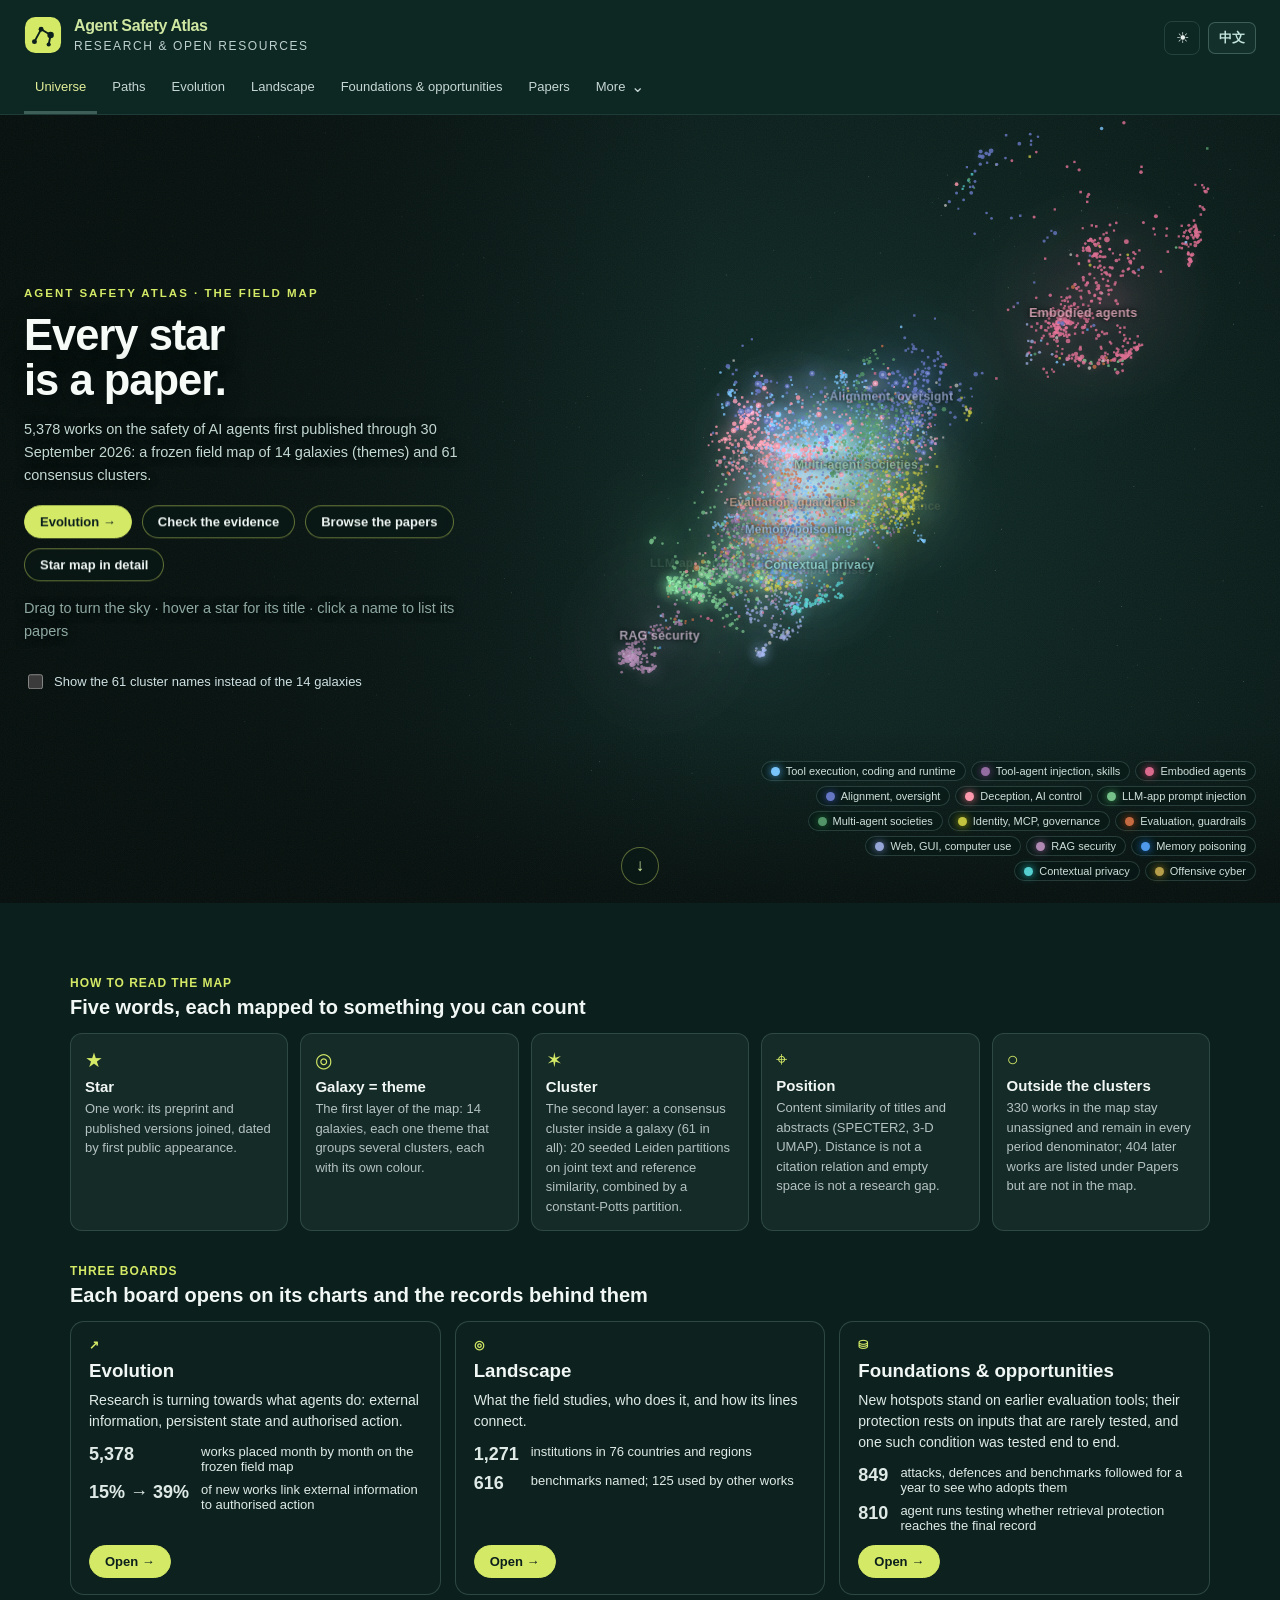
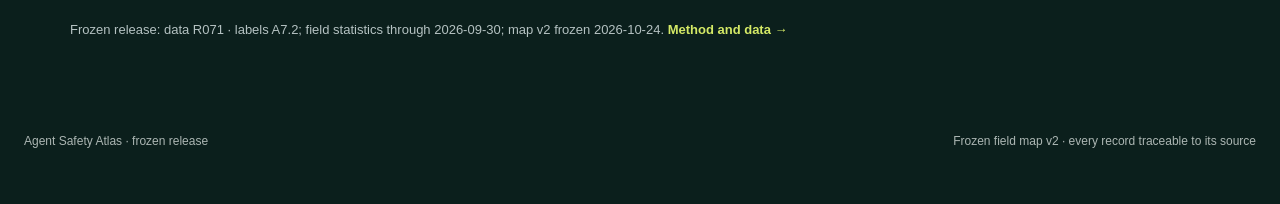
<file: index.html>
<!doctype html>
<html lang="en">
<head>
  <script>try{document.documentElement.dataset.theme=localStorage.getItem("atlas-theme")||"dark"}catch(e){document.documentElement.dataset.theme="dark"}</script>
  <meta charset="utf-8">
  <script>/* start the data the first view needs at once, in parallel with the stylesheets and scripts, instead of after
    them (owner, 2026-10-20: first visits were slow). Each preload matches the page's own fetch, so nothing loads twice. */
  (function(){try{var d=document,h=(location.hash||'').slice(1).split('?')[0]||'home',zh=false;try{zh=localStorage.getItem('atlas-language')==='zh'}catch(e){}
  var add=function(u,m){var l=d.createElement('link');if(m){l.rel='modulepreload';l.href=u}else{l.rel='preload';l.as='fetch';l.href=u;l.crossOrigin='anonymous'}d.head.appendChild(l)};
  ['./data/atlas.json','./data/land.json','./data/topic-taxonomy.json','./data/borders.json','./data/pipeline-summary.json'].forEach(function(u){add(u)});
  if(zh)add('./data/translations.zh.json');
  if(h==='home'){add('./data/starmap.json');add('./data/starmap-3d.json');add('./data/page-home.json');add('./home.js',1);add('./home-sky.js',1)}
  if(['evolution','foundations','opportunities','evidence','method','versions'].indexOf(h)>=0){add('./data/page-'+h+'.json');add('./paper.js',1)}
  if(['discover','findings'].indexOf(h)>=0){add('./data/findings.json');add('./lenses.js',1);add('./flags.js',1)}}catch(e){}})();</script>
<meta name="robots" content="noindex, nofollow">
  <meta name="viewport" content="width=device-width,initial-scale=1">
  <meta name="theme-color" content="#142526">
  <meta name="description" content="Agent Safety Atlas: a frozen field map of agent-safety research, with findings, evidence records and checks.">
  <title>Agent Safety Atlas</title>
  <link rel="icon" href="./favicon.svg" type="image/svg+xml">
  <link rel="icon" href="./favicon-32.png" type="image/png" sizes="32x32">
  <link rel="apple-touch-icon" href="./apple-touch-icon.png">
  <link rel="stylesheet" href="./styles.css">
  <link rel="stylesheet" href="./topic-guides.css">
  <link rel="stylesheet" href="./research-paths.css">
  <link rel="stylesheet" href="./research-explorer.css">
<link rel="stylesheet" href="./research-starmap.css">
<link rel="stylesheet" href="./research-dark.css">
<link rel="stylesheet" href="./lenses.css">
<link rel="stylesheet" href="./home.css">
<link rel="stylesheet" href="./timemap.css">
<link rel="stylesheet" href="./pages.css">
<link rel="stylesheet" href="./theme-dark.css">
<link rel="stylesheet" href="./stages.css">
<link rel="stylesheet" href="./questions.css">
<link rel="stylesheet" href="./rq.css">
<link rel="stylesheet" href="./paper.css">
  <script type="module" src="./app.js"></script>
  <script src="./nav-hover.js" defer></script>
</head>
<body>
  <div id="app"><main class="boot" aria-busy="true"><span class="boot-mark" aria-hidden="true"><svg viewBox="0 0 40 40"><rect x="1" y="1" width="38" height="38" rx="11"/><g class="xstrokes"><path d="M11 27 18 14 28 20 26 30" style="stroke-width:2"/><circle cx="11" cy="27" r="2.6"/><circle cx="18" cy="14" r="2.6"/><circle cx="28" cy="20" r="3.4"/><circle cx="26" cy="30" r="2.2"/></g></svg></span><div class="boot-kicker">RESEARCH &amp; OPEN RESOURCES</div><h1>Agent Safety Atlas</h1><div class="boot-bar" aria-hidden="true"><span></span></div><p role="status">Loading the research index…</p></main></div>
  <noscript>Enable JavaScript to browse the atlas.</noscript>
</body>
</html>
</file>
<file: styles.css>
:root{font-family:Inter,-apple-system,BlinkMacSystemFont,"Segoe UI","PingFang SC","Microsoft YaHei",sans-serif;color:#203536;background:#f3f6f7;font-size:16px;--ink:#163b3a;--muted:#667c7c;--line:#dce5e5;--accent:#d4e966}*{box-sizing:border-box}body{margin:0}button,input,select{font:inherit}button,a,input,select{outline-offset:4px}button,a{touch-action:manipulation}a{color:inherit;text-decoration:none}button{cursor:pointer}button:disabled{cursor:default}button:hover,a:hover{color:#307b71}button:focus-visible,a:focus-visible{outline:3px solid #82ada1}.boot{padding:10vh 8vw}header{background:var(--ink);color:white;padding:0 max(24px,calc((100vw - 1280px)/2));display:flex;gap:32px;align-items:center;min-height:84px}.brand{display:flex;align-items:center;gap:12px;white-space:nowrap;font-weight:650;letter-spacing:-.5px}.atlas-mark{display:grid;place-items:center;background:var(--accent);color:var(--ink);width:34px;height:36px;border-radius:9px;font-size:24px;font-weight:800}.brand small{font-size:12px;font-weight:400;letter-spacing:1.6px;display:block;margin-top:4px;color:#bed1cf}nav{display:flex;align-items:stretch;gap:5px;margin-left:auto}nav button{border:0;background:none;color:#bfcecc;padding:30px 16px 26px;border-bottom:3px solid transparent;font-size:14px;white-space:nowrap}nav button.active{color:#e3ef98;border-bottom-color:#d4e966}main{max-width:1280px;margin:auto;padding:38px 24px 56px}.pagehead{display:flex;gap:24px;justify-content:space-between;align-items:center;margin-bottom:25px}h1{font-size:32px;letter-spacing:-1px;margin:0 0 10px}h2{font-size:20px;margin:0 0 18px}p{line-height:1.75;margin:8px 0}.muted{color:var(--muted)}.eyebrow{font-size:12px;letter-spacing:1.8px;color:#537a76;margin-bottom:10px}.stamp{border:1px solid #cddad9;border-radius:7px;background:white;padding:12px 16px;font-size:13px;line-height:1.8;white-space:nowrap}.stamp b{display:block;color:#33524d}.metrics{display:grid;grid-template-columns:repeat(4,1fr);background:#fff;border:1px solid var(--line);border-radius:12px;margin:24px 0}.metric{padding:22px 25px;border-right:1px solid var(--line)}.metric:last-child{border:0}.metric strong{font-size:32px;font-weight:600;letter-spacing:-1px;display:block;margin-top:7px}.metric span{font-size:14px;color:var(--muted)}.toolbar{display:flex;gap:12px;flex-wrap:wrap;background:#fff;border:1px solid var(--line);border-radius:10px;padding:14px;margin-bottom:22px}.toolbar input[type=search]{flex:1;min-width:220px}.toolbar input,.toolbar select{border:1px solid #d7e2e1;border-radius:6px;padding:10px 12px;background:white;color:var(--ink);font-size:14px}.check{display:flex;gap:8px;align-items:center;font-size:14px;color:var(--muted);padding:0 6px}.check input{accent-color:#245d55}.layout{display:grid;grid-template-columns:minmax(0,1fr) 280px;gap:24px;align-items:start}.panel{background:white;border:1px solid var(--line);border-radius:12px;overflow:hidden}.panel-title{padding:20px 23px;border-bottom:1px solid var(--line);display:flex;align-items:center;justify-content:space-between;font-size:14px}.panel-title strong{font-size:17px}.paper{padding:24px;border-bottom:1px solid var(--line)}.paper:last-child{border-bottom:0}.paper-meta{display:flex;flex-wrap:wrap;gap:10px;align-items:center;font-size:12px;color:var(--muted);margin-bottom:11px}.year{background:#eef3f4;border:1px solid #e0e7e8;padding:3px 7px;border-radius:4px;color:#47615c}.paper-title{font-weight:600;font-size:18px;line-height:1.5;display:block;background:none;border:0;text-align:left;color:#173d3a;padding:0;margin:0 0 8px;letter-spacing:-.25px}.summary{font-size:15px;line-height:1.75;color:#627472}.tags{display:flex;gap:7px;flex-wrap:wrap;margin-top:13px}.tag{font-size:12px;line-height:1.4;background:#edf4f1;color:#42695e;padding:5px 8px;border-radius:4px;border:0}.pending{color:#89662c;background:#fcf3da}.rowfoot{display:flex;align-items:center;justify-content:space-between;gap:15px;margin-top:17px;font-size:13px;color:#67807a}.rowfoot button{background:none;border:0;padding:0;color:#2c6c5d;font-size:13px}.sidecard{padding:22px;background:#fff;border:1px solid var(--line);border-radius:12px;margin-bottom:18px}.sidecard h2{font-size:16px}.themebar{margin:15px 0;font-size:13px}.themebar button{display:flex;justify-content:space-between;width:100%;border:0;background:none;padding:0;color:#526c65;font-size:13px}.track{height:5px;background:#edf2f1;border-radius:3px;margin-top:8px;overflow:hidden}.fill{height:100%;background:#639582;border-radius:3px}.sidecard.dark{background:#1c4944;color:white;border:0}.sidecard.dark p{color:#c4d8d0;font-size:14px}.kicker{color:#d2e687;font-size:12px;letter-spacing:1.5px}.sidecard .textlink{display:block;color:#4d786d;margin-top:18px;background:none;border:0;padding:0;font-size:14px}.empty{padding:52px 24px;text-align:center;color:var(--muted)}.empty strong{display:block;color:#34564b;font-size:18px;margin-bottom:10px}.empty button{margin-top:16px}.btn{padding:10px 16px;border-radius:6px;border:1px solid #cbdad6;background:white;color:#26594d;font-size:14px}.grid{display:grid;grid-template-columns:repeat(3,minmax(0,1fr));gap:18px}.resource,.team{padding:24px;display:flex;flex-direction:column;align-items:flex-start}.resource h2,.team h2{font-size:18px;line-height:1.5;overflow-wrap:anywhere;margin:10px 0}.resource p,.team p{font-size:14px;color:#667d74}.resource .rowfoot,.team .rowfoot{width:100%;margin-top:auto;padding-top:20px}.resource .tags{margin-bottom:20px}.overline{font-size:12px;text-transform:uppercase;letter-spacing:1px;color:#618174}.hint{font-size:14px;color:#7a8170;background:#f2f5e9;border:1px solid #e2e7d2;padding:14px 18px;line-height:1.8;border-radius:8px;margin:20px 0}.section{padding:26px}.section+.section{margin-top:22px}.bars{height:210px;display:flex;align-items:flex-end;gap:16px;margin:24px 0 12px}.bar-col{flex:1;display:flex;flex-direction:column;align-items:center;gap:10px;height:100%;justify-content:flex-end;font-size:13px;min-width:0}.bar-col button{width:100%;max-width:100px;background:#528c7d;border:0;border-radius:5px 5px 0 0;min-height:2px}.bar-col button:hover{background:#2b645a}.bar-col b{font-size:15px;font-weight:500}.map{width:100%;height:auto;background:#f3f8f7;border-radius:8px}.land{fill:#d1e2dc;stroke:#f3f8f7;stroke-width:.4}.map-dot{fill:#195f4a;stroke:#efffc0;stroke-width:2;cursor:pointer}.map-dot:hover,.map-dot:focus{fill:#518731;stroke:#1d614b}.locations{display:grid;grid-template-columns:repeat(3,1fr);gap:12px;margin-top:20px}.location{padding:13px;background:#f6f9f8;border-radius:6px;font-size:14px}.location a{color:#396c5c;font-size:12px}.location button{background:none;border:0;text-align:left;padding:0;color:#335b4d;font-size:14px}.coverage{width:100%;border-collapse:collapse;font-size:14px}.coverage th,.coverage td{padding:15px 10px;border-bottom:1px solid var(--line);text-align:left}.coverage th{color:var(--muted);font-weight:400}.tablewrap{overflow:auto}.sources{margin:0;padding-left:20px}.sources li{line-height:1.8;margin:10px 0;font-size:14px;overflow-wrap:anywhere}footer{padding:24px 0 0;font-size:12px;color:#82918d;display:flex;justify-content:space-between;gap:15px;flex-wrap:wrap}dialog{border:1px solid #dce5e1;border-radius:14px;width:min(790px,calc(100vw - 28px));max-height:90vh;padding:0;color:#234137}dialog::backdrop{background:#0a292b8c;backdrop-filter:blur(3px)}.detail{padding:32px}.detail h2{font-size:25px;line-height:1.5;margin:14px 40px 18px 0}.detail h3{font-size:16px;margin-top:26px}.close{position:absolute;right:18px;top:18px;border:0;background:#f0f4f2;width:34px;height:34px;border-radius:50%;font-size:24px;line-height:1}.detail .evidence{padding:14px 18px;border-left:3px solid #afc8ba;background:#f5f8f6;margin:12px 0;font-size:14px;overflow-wrap:anywhere}.detail .evidence small{display:block;color:#6c8278;margin:7px 0}.detail .evidence a{color:#34745f}.detail .btn{display:inline-block;margin:15px 0}.authors{color:#6c8077;font-size:14px;line-height:1.8}.error{padding:50px;max-width:700px;margin:auto}.mobile-label{display:none}
@media(max-width:1000px){header{padding:0 24px;flex-wrap:wrap;gap:0;padding-top:18px}.brand{margin-bottom:6px}nav{width:100%;margin-left:0;overflow:auto}nav button{padding:19px 14px 16px}.layout{grid-template-columns:minmax(0,1fr) 240px}.grid{grid-template-columns:repeat(2,minmax(0,1fr))}.locations{grid-template-columns:repeat(2,1fr)}}
@media(max-width:700px){main{padding:25px 16px}header{padding-left:16px;padding-right:16px}.pagehead{align-items:flex-start}.stamp{display:none}h1{font-size:27px}.metrics{grid-template-columns:repeat(2,1fr)}.metric{padding:16px 20px}.metric:nth-child(2){border:0}.metric:nth-child(-n+2){border-bottom:1px solid var(--line)}.metric strong{font-size:27px}.layout{display:block}.layout aside{margin-top:20px}.toolbar{gap:8px}.toolbar input[type=search]{flex-basis:100%;min-width:0}.toolbar select{flex:1;min-width:0}.check{min-height:38px}.paper{padding:20px}.grid{grid-template-columns:1fr}.locations{grid-template-columns:1fr}.paper-title{font-size:17px}.rowfoot{align-items:flex-start;flex-wrap:wrap}.section{padding:18px}.bars{gap:8px}.detail{padding:24px}.detail h2{font-size:21px}.coverage th,.coverage td{padding:12px 8px}.pagehead p{font-size:14px}}
@media(prefers-reduced-motion:no-preference){button,a{transition:color .12s,background .12s}}

/* English labels and evidence-progress cards. */
.coverage-metrics{margin:24px 0}.coverage-metrics .metric{min-width:0}.metric small{display:block;font-size:11px;color:var(--muted);margin-top:8px;line-height:1.5}.coverage-metrics strong{font-size:26px}.coverage td{overflow-wrap:anywhere}.section details{margin-top:20px}.section summary{cursor:pointer;font-weight:600}.section li{line-height:1.7}

.language-switch{flex-shrink:0;border:1px solid #aec8c0;border-radius:7px;background:#f3f8f6;color:#234e45;padding:8px 12px;font-size:14px;font-weight:600;cursor:pointer}.language-switch:hover{background:#e3f0e9}.language-switch:focus-visible{outline:3px solid #5c9d86;outline-offset:3px}.toolbar select{max-width:100%;min-width:145px}.toolbar input[type=search]{flex-basis:340px}.paper-meta{font-size:14px}.summary{font-size:16px}.rowfoot,.rowfoot button,.themebar,.themebar button{font-size:14px}.sidecard .muted{font-size:14px}html[lang=zh-CN] .brand small{letter-spacing:2px}html[lang=zh-CN] .eyebrow{letter-spacing:1px}html[lang=zh-CN] .paper-title{letter-spacing:0}@media(max-width:760px){header{flex-wrap:wrap}.language-switch{margin-left:auto}header nav{order:3;width:100%;overflow-x:auto}.toolbar select{flex:1;min-width:135px}.panel-title{gap:12px;flex-wrap:wrap}}

/* Enterprise entry shares the research navigation. */
nav .enterprise-link{display:flex;align-items:center;padding:16px 12px;color:#dfeda5;font-size:14px;white-space:nowrap}header{flex-wrap:wrap}header nav{min-width:0}@media(max-width:1100px){header nav{overflow-x:auto}}

/* Research abstracts start at three lines; preserve the full text in place. */
.paper-summary{display:-webkit-box;-webkit-box-orient:vertical;-webkit-line-clamp:3;line-clamp:3;max-height:5.25em;overflow:hidden}
.paper-summary.is-expanded{display:block;-webkit-line-clamp:unset;line-clamp:unset;max-height:none;overflow:visible}
.summary-toggle{border:0;background:none;color:#2c6c5d;font-size:14px;padding:4px 0;margin-top:4px;min-height:32px;text-decoration:underline;text-underline-offset:3px}
.summary-toggle[hidden]{display:none}

/* Landscape matrix: theme groups x topics; counts follow the active filters. */
.landscape{padding:24px;margin-bottom:22px}.landscape-head{display:flex;justify-content:space-between;gap:20px;align-items:flex-start;margin-bottom:18px}.landscape-head h2{margin-bottom:6px}.landscape-head p{margin:0;font-size:14px;max-width:780px}.landscape-head .textlink{white-space:nowrap;font-size:14px;color:#2c6c5d}
.matrix{display:grid;grid-template-columns:repeat(3,minmax(0,1fr));gap:14px}.mcat{border:1px solid var(--line);border-top:4px solid var(--cat);border-radius:10px;background:#fff;display:flex;flex-direction:column;min-width:0}.mcat.is-active{box-shadow:0 0 0 2px var(--cat)}.mcat-other{border-top-style:dashed}
.mcat-head{display:flex;justify-content:space-between;align-items:baseline;gap:10px;border:0;background:none;padding:14px 16px 8px;text-align:left;color:var(--ink);font-weight:650;font-size:15px}.mcat-head b{font-size:22px;font-weight:600;color:var(--cat);letter-spacing:-.5px}.mcat-head:hover span{text-decoration:underline;text-underline-offset:3px}
.mtopics{list-style:none;margin:0;padding:0 8px 8px}.mtopic{display:flex;justify-content:space-between;gap:10px;width:100%;border:0;border-radius:6px;padding:7px 8px;font-size:14px;line-height:1.45;color:#2f4c48;text-align:left;background:linear-gradient(90deg,color-mix(in srgb,var(--cat) 14%,transparent) var(--w),transparent var(--w))}.mtopic b{font-weight:600;color:var(--ink)}.mtopic:hover:not(:disabled){box-shadow:inset 0 0 0 1px color-mix(in srgb,var(--cat) 45%,transparent)}.mtopic.is-active{box-shadow:inset 0 0 0 2px var(--cat)}.mtopic:disabled{color:#8a9d9b}.mtopic:disabled b{color:#8a9d9b;font-weight:400}
.mcat-foot{display:flex;gap:16px;flex-wrap:wrap;margin-top:auto;padding:9px 16px 12px;border-top:1px solid var(--line)}.mcat-foot .textlink,.panel-tools .textlink,.active-filters .textlink{background:none;border:0;padding:0;color:#2c6c5d;font-size:13px}
.tag.topic-tag{background:color-mix(in srgb,var(--cat) 10%,#fff);color:color-mix(in srgb,var(--cat) 82%,#000);box-shadow:inset 3px 0 0 var(--cat);padding-left:10px}

/* Research list: active filters and pagination. */
.panel-tools{display:flex;align-items:center;gap:16px;flex-wrap:wrap}.sort,.pager-size{font-size:13px;color:var(--muted);display:flex;align-items:center;gap:6px;white-space:nowrap}.sort select,.pager-size select{border:1px solid #d7e2e1;border-radius:6px;padding:5px 8px;background:#fff;color:var(--ink);font-size:13px}
.active-filters{display:flex;flex-wrap:wrap;gap:8px;align-items:center;padding:12px 23px;border-bottom:1px solid var(--line);background:#fafcfc;font-size:13px}div.results>.active-filters{border:1px solid var(--line);border-radius:10px;margin-bottom:14px}.filter-chip{border:1px solid #cddad9;border-radius:999px;background:#fff;padding:4px 10px;font-size:13px;color:#26594d;display:inline-flex;gap:6px;align-items:center}.filter-chip span{color:var(--muted)}
.pager{display:flex;align-items:center;justify-content:space-between;flex-wrap:wrap;gap:10px 16px;padding:12px 23px;font-size:13px;color:var(--muted)}.pager-top{border-bottom:1px solid var(--line)}.pager-bottom{border-top:1px solid var(--line)}div.results>.pager{background:#fff;border:1px solid var(--line);border-radius:10px;margin:0 0 14px}div.results>.pager-bottom{margin:14px 0 0}
.pager-pages{display:flex;flex-wrap:wrap;gap:4px;align-items:center}.pager-pages button{min-width:34px;height:34px;border:1px solid #d7e2e1;border-radius:6px;background:#fff;color:#26594d;font-size:13px;padding:0 8px}.pager-pages button.active{background:var(--ink);border-color:var(--ink);color:#fff}.pager-pages button:disabled{opacity:.4}.pager-gap{padding:0 4px}#results,#landscape-title{scroll-margin-top:16px}

/* Clustered, zoomable institution map. */
.map-tools{display:flex;justify-content:space-between;flex-wrap:wrap;gap:12px;margin:16px 0 12px}.seg,.zoom{display:flex;align-items:center;gap:6px;font-size:13px;color:var(--muted)}.seg button,.zoom button{border:1px solid #cbdad6;background:#fff;border-radius:6px;padding:6px 12px;color:#26594d;font-size:13px;min-height:34px}.seg button[aria-pressed=true]{background:var(--ink);color:#fff;border-color:var(--ink)}.zoom button{min-width:36px}
.map-wrap{position:relative}.map{display:block;touch-action:pan-y;cursor:grab;user-select:none;-webkit-user-select:none}.map.is-zoomed{touch-action:none}.map:active{cursor:grabbing}.land{vector-effect:non-scaling-stroke}
.map-bubble{cursor:pointer;outline:none}.map-bubble circle{fill:#1c6a57;fill-opacity:.82;stroke:#fff;stroke-width:1.5;vector-effect:non-scaling-stroke}.map-bubble.is-cluster circle{fill:#163b3a}.map-bubble text{fill:#fff;font-weight:650;text-anchor:middle;pointer-events:none}.map-bubble:hover circle,.map-bubble:focus-visible circle{fill:#d4e966;fill-opacity:1;stroke:#163b3a;stroke-width:2}.map-bubble:hover text,.map-bubble:focus-visible text{fill:#163b3a}
.map-hint{position:absolute;left:50%;bottom:12px;transform:translateX(-50%);background:#163b3ae6;color:#fff;padding:6px 12px;border-radius:6px;font-size:13px;pointer-events:none;white-space:nowrap}.map-hint[hidden],.map-panel[hidden]{display:none}
.map-panel{position:absolute;top:10px;right:10px;width:min(330px,calc(100% - 20px));max-height:calc(100% - 20px);overflow:auto;background:#fff;border:1px solid var(--line);border-radius:10px;box-shadow:0 8px 24px #0a292b26;padding:14px 16px;font-size:14px}.map-panel-head{display:flex;justify-content:space-between;gap:10px;align-items:flex-start}.map-panel p{margin:4px 0 6px;font-size:13px}.map-panel ul{list-style:none;margin:0;padding:0}.map-panel li{display:flex;justify-content:space-between;gap:10px;padding:7px 0;border-bottom:1px solid #eef2f2}.map-panel li button{background:none;border:0;padding:0;text-align:left;color:#26594d;font-size:14px}.map-panel li span{color:var(--muted);white-space:nowrap}.close-panel{border:0;background:#f0f4f2;width:28px;height:28px;border-radius:50%;font-size:18px;line-height:1;flex:none}.locations-all{margin-top:18px}
@media(max-width:1000px){.matrix{grid-template-columns:repeat(2,minmax(0,1fr))}}
@media(max-width:700px){.landscape{padding:18px}.landscape-head{flex-direction:column;gap:8px}.matrix{grid-template-columns:1fr}.pager,.active-filters{padding:10px 16px}.pager-info{flex-basis:100%}.map-panel{position:static;width:auto;max-height:none;margin-top:10px;box-shadow:none}.map-hint{display:none}.map-tools{flex-direction:column;align-items:flex-start}}

/* Header stays on one line on desktop; the language switch never wraps. */
.language-switch{white-space:nowrap;padding:6px 10px;font-size:13px}
@media(min-width:1001px){header{flex-wrap:nowrap;gap:20px}header nav{flex:1 1 auto;justify-content:flex-end;overflow-x:auto;scrollbar-width:none}nav button{padding-left:12px;padding-right:12px}nav .enterprise-link{padding-left:10px;padding-right:10px}}
.landscape-note{margin:16px 0 0;font-size:14px}.landscape-note .textlink{background:none;border:0;padding:0;color:#2c6c5d;font-size:14px}

/* Open-source landscape. Group colours are validated categorical slots 1-3 (blue / orange / aqua, CVD-checked on the
   white panel); aqua sits below 3:1, so every chart keeps visible labels and the table view. Heat cells use one blue ramp. */
.oss-kpis .metric{font:inherit;text-align:left;background:none;border:0;border-right:1px solid var(--line);color:inherit;cursor:pointer}
.oss-kpis .metric.is-on{box-shadow:inset 0 -3px 0 var(--ink);background:#f7faf9}.oss-kpis div.metric{cursor:default}
.oss-tabs{display:flex;gap:6px;flex-wrap:wrap;margin:0 0 14px}.oss-tabs button{border:1px solid #cbdad6;background:#fff;border-radius:999px;padding:7px 14px;font-size:14px;color:#26594d}
.oss-tabs button.active{background:var(--ink);border-color:var(--ink);color:#fff}
.oss-charts{display:grid;grid-template-columns:minmax(0,1.6fr) minmax(0,1fr);gap:18px;margin:0 0 22px}.oss-charts:has(> figure:only-child){grid-template-columns:1fr}
.oss-chart{margin:0;background:#fff;border:1px solid var(--line);border-radius:12px;padding:18px 20px;min-width:0}
.oss-chart figcaption{display:flex;flex-direction:column;gap:4px;margin-bottom:10px}.oss-chart figcaption b{font-size:16px;color:var(--ink)}.oss-chart figcaption span{font-size:13px;color:var(--muted);line-height:1.6}
.oss-chart svg{width:100%;height:auto;display:block;overflow:visible}
.oss-chart .grid{stroke:#e1e0d9;stroke-width:1}.oss-chart .axis{stroke:#c3c2b7;stroke-width:1}
.oss-chart .tick{fill:#6b7775;font-size:11px;font-variant-numeric:tabular-nums}.oss-chart .lbl{fill:#33504b;font-size:12px}.oss-chart .val{fill:#52514e;font-size:12px;font-variant-numeric:tabular-nums}
.oss-chart .end{fill:#163b3a;font-size:12px;font-weight:600}
.oss-chart .hit{fill:transparent}.oss-chart .oss-dot,.oss-chart .oss-bar{cursor:pointer;outline:none}
.oss-chart .oss-dot .mark{stroke:#fff;stroke-width:2}
.g-agent_security{fill:#336aab}.g-ecosystem{fill:#c26541}.g-resources{fill:#5e8c2e}
.oss-chart .oss-dot:hover .mark,.oss-chart .oss-dot:focus-visible .mark{stroke:#163b3a}.oss-chart .oss-bar:hover .mark,.oss-chart .oss-bar:focus-visible .mark{opacity:.8}
.oss-chart .line{fill:none;stroke-width:2;stroke-linejoin:round;stroke-linecap:round}.oss-chart .line.emph{stroke:#336aab}.oss-chart .line.ctx{stroke:#c3c2b7;opacity:.7}
.oss-chart .emph-dot{fill:#336aab;stroke:#fff;stroke-width:2}
.oss-legend{display:flex;gap:16px;flex-wrap:wrap;margin-top:10px;font-size:13px;color:#52514e}.oss-legend span{display:inline-flex;align-items:center;gap:6px}
.oss-legend .sw{width:10px;height:10px;border-radius:2px;display:inline-block}.oss-legend .ln{width:16px;height:2px;display:inline-block;border-radius:1px}
.oss-legend .ln.emph{background:#336aab}.oss-legend .ln.ctx{background:#c3c2b7}
.oss-select{font-size:13px;color:var(--muted);display:inline-flex;gap:6px;align-items:center;margin-bottom:8px}.oss-select select{border:1px solid #d7e2e1;border-radius:6px;padding:4px 8px;font-size:13px;max-width:320px}
.oss-heat table{border-collapse:separate;border-spacing:2px;width:100%;font-size:13px}.oss-heat th{font-weight:400;color:#52514e;text-align:left;padding:4px 6px}.oss-heat thead th{text-align:center;font-size:12px}
.oss-heat td{text-align:center;padding:6px 4px;border-radius:4px;min-width:42px;font-variant-numeric:tabular-nums;color:#163b3a}
.oss-heat .s0{background:#f5f7f7;color:transparent}.oss-heat .s1{background:#d6ebe4}.oss-heat .s2{background:#b2d5c9}.oss-heat .s3{background:#85baa8}
.oss-heat .s4{background:#4f9a83;color:#fff}.oss-heat .s5{background:#2c7a66;color:#fff}.oss-heat .s6{background:#1c5a4b;color:#fff}
.oss-cov .cov-row{display:grid;grid-template-columns:minmax(0,260px) minmax(0,1fr) 44px;gap:12px;align-items:center;margin:8px 0;font-size:13px}
.oss-cov .cov-row a{color:#26594d;overflow:hidden;text-overflow:ellipsis;white-space:nowrap}.oss-cov .cov-n{text-align:right;color:#52514e;font-variant-numeric:tabular-nums}
.oss-cov .cov-bar{display:flex;gap:2px;height:14px}.oss-cov .cov-bar span{min-width:3px;border-radius:0}.oss-cov .cov-bar span:last-child{border-radius:0 4px 4px 0}
.s1:not(td){background:#336aab}.s2:not(td){background:#c26541}.s3:not(td){background:#5e8c2e}.s4:not(td){background:#b48b12}
.oss-table td{vertical-align:top}.oss-table .num{text-align:right;font-variant-numeric:tabular-nums;white-space:nowrap}.oss-table td small{display:block;color:var(--muted);font-size:12px;margin-top:4px}
.oss-table .textlink{background:none;border:0;padding:0;color:#26594d;font-weight:600;text-align:left}
.oss-tip{position:fixed;z-index:30;background:#163b3a;color:#fff;border-radius:8px;padding:8px 10px;font-size:12px;display:flex;flex-direction:column;gap:2px;max-width:280px;pointer-events:none;box-shadow:0 6px 18px #0a292b33}
.oss-tip strong{font-size:14px}.oss-tip[hidden]{display:none}.oss-note{font-size:13px;margin-top:6px}
@media(max-width:1000px){.oss-charts{grid-template-columns:1fr}}
@media(max-width:700px){.oss-cov .cov-row{grid-template-columns:1fr 40px}.oss-cov .cov-row a{grid-column:1/-1}.oss-kpis .metric{border-right:0}}
.view-oss > .metrics{display:none}

.oss-heat{overflow-x:auto;max-width:100%}.oss-history-empty p{margin:.5rem 0 0;max-width:62ch}
/* 2026-09-25 revision: headline and per-view metrics, filters in the top bar, sub-views, data sources, open-source statistics first */
.metrics{grid-template-columns:repeat(var(--cols,4),minmax(0,1fr));gap:1px;background:var(--line);overflow:hidden}
.metrics>.metric{background:#fff;border-right:0}
.metrics.headline .metric strong{font-size:34px}
.toolbar-filters{flex-basis:100%}
.toolbar-filters:empty{display:none}
.toolbar-filters .active-filters{margin:0;padding:0;border:0;background:none}
.subviews{display:grid;grid-template-columns:1fr 1fr;gap:12px;margin:0 0 20px}
.subviews button{font:inherit;text-align:left;background:#fff;border:1px solid var(--line);border-radius:12px;padding:14px 18px;cursor:pointer;color:inherit;display:grid;grid-template-columns:1fr auto;gap:2px 12px;align-items:baseline}
.subviews button b{font-size:16px}
.subviews button strong{font-size:22px;font-weight:600;font-variant-numeric:tabular-nums}
.subviews button small{grid-column:1/-1;color:var(--muted);font-size:12px;line-height:1.5}
.subviews button.active{border-color:var(--ink);box-shadow:inset 0 -3px 0 var(--ink)}
.funnel{display:flex;align-items:stretch;gap:10px;flex-wrap:wrap;margin:14px 0}
.funnel-step{flex:1 1 180px;background:#f6f9f9;border:1px solid var(--line);border-radius:10px;padding:14px 16px}
.funnel-step span{display:block;font-size:13px;color:var(--muted)}
.funnel-step strong{display:block;font-size:26px;font-weight:600;margin:4px 0;font-variant-numeric:tabular-nums}
.funnel-step small{display:block;font-size:12px;color:var(--muted);line-height:1.45}
.funnel-arrow{align-self:center;color:var(--muted);font-size:20px}
.sources-table td small{display:block;color:var(--muted);font-size:12px;margin-top:3px}
.sources-table tr.total td{font-weight:600;border-top:2px solid var(--line)}
.catalog-grid{display:grid;grid-template-columns:repeat(auto-fill,minmax(230px,1fr));gap:0 18px;margin-top:10px}
.catalog-grid div{display:flex;justify-content:space-between;gap:10px;border-bottom:1px dashed var(--line);padding:7px 0;font-size:14px}
.catalog-grid b{font-weight:600;font-variant-numeric:tabular-nums}
.gaps li{margin:6px 0;line-height:1.6}
.hbars{display:grid;gap:8px;margin-top:12px}
.hbar{display:grid;grid-template-columns:34% minmax(0,1fr) 5ch;align-items:center;gap:10px;font-size:13px}
.hbar .lbl{overflow:hidden;text-overflow:ellipsis;white-space:nowrap;color:#3d4f4f}
.hbar .track{height:14px;margin:0;background:#f1f5f5;border-radius:4px;overflow:hidden}
.hbar .fill{display:block;height:100%;border-radius:0 4px 4px 0;background:#336aab}
.hbar .fill.g-ecosystem{background:#c26541}
.hbar .fill.g-resources{background:#5e8c2e}
.hbar .val{font-variant-numeric:tabular-nums;color:var(--ink);min-width:3ch;text-align:right}
.oss-charts{grid-template-columns:repeat(2,minmax(0,1fr))}
.section-note{font-size:14px;color:var(--muted);margin:4px 0 10px}
.section-note b{color:var(--ink)}
.heatwrap{overflow-x:auto}
.oss-heat th .dot{display:inline-block;width:8px;height:8px;border-radius:50%;background:var(--cat);margin-right:6px;vertical-align:1px}
.oss-table{table-layout:fixed;width:100%}
.oss-table .c-repo{width:19%}.oss-table .c-type{width:9%}.oss-table .c-topics{width:25%}.oss-table .c-n{width:6.5%}.oss-table .c-act{width:9%}.oss-table .c-why{width:25%}
.oss-table.with-change .c-why{width:18.5%}
.oss-table td{overflow-wrap:break-word;vertical-align:top}
.oss-table .why{font-size:13px;color:#33504b}
.oss-table td:nth-child(2){font-size:13px}
.oss-table .topic-tag{display:inline-block;margin:0 4px 4px 0;font-size:12px;line-height:1.35}
.oss-table td small{display:block;color:var(--muted);font-size:12px}
.oss-criteria dl{display:grid;grid-template-columns:minmax(120px,170px) 1fr;gap:12px 22px;margin:14px 0}
.oss-criteria dt{font-weight:600}
.oss-criteria dd{margin:0;line-height:1.65;color:#2f4444}
@media(max-width:1000px){.oss-charts{grid-template-columns:1fr}}
@media(max-width:700px){.metrics,.metrics.headline{grid-template-columns:repeat(2,minmax(0,1fr))}.subviews{grid-template-columns:1fr}.oss-criteria dl{grid-template-columns:1fr}.funnel-arrow{display:none}.oss-table{table-layout:auto}.metrics.headline .metric strong{font-size:26px}}
.subviews button.active,.subviews button.active b{color:var(--ink)}
.oss-history-empty p{font-size:14px;line-height:1.6;color:#2f4444}
.panel.section button.textlink{background:none;border:0;padding:0;font:inherit;color:#2c6c5d;cursor:pointer;text-decoration:underline;text-underline-offset:3px}
.coverage .num{text-align:right;font-variant-numeric:tabular-nums;white-space:nowrap}
/* Revision 3 (2026-09-25): headline band, overview map with country borders, compact timeline, chart window, resizable table */
.hero{display:grid;grid-template-columns:minmax(0,1.75fr) minmax(0,1fr);background:var(--ink);color:#eef5f3;border-radius:14px;margin:24px 0;overflow:hidden}
.hero-funnel{padding:28px 32px 20px}
.hero-eyebrow{font-size:12px;letter-spacing:.14em;text-transform:uppercase;color:var(--accent);margin-bottom:20px}
.hero-step{margin-bottom:18px}
.hero-num{display:flex;align-items:baseline;gap:12px;flex-wrap:wrap}
.hero-num strong{font-size:40px;font-weight:600;letter-spacing:-1px;font-variant-numeric:tabular-nums;color:#fff;line-height:1.1}
.hero-num span{font-size:15px;color:#cfe0dc}
.hero-bar{height:6px;background:rgba(255,255,255,.08);border-radius:4px;margin:10px 0 7px;overflow:hidden}
.hero-bar i{display:block;height:100%;width:var(--w);min-width:6px;background:var(--accent);border-radius:4px;transform-origin:left center}
.hero-step small{display:block;font-size:12px;color:#a6c0ba;line-height:1.5}
.hero-note{font-size:11px;color:#86a39d;margin:2px 0 0}
.hero-side{display:grid;grid-template-rows:repeat(3,1fr);border-left:1px solid rgba(255,255,255,.1)}
.hero-stat{padding:22px 28px;border-bottom:1px solid rgba(255,255,255,.1);display:flex;flex-direction:column;justify-content:center}
.hero-stat:last-child{border-bottom:0}
.hero-stat strong{font-size:30px;font-weight:600;color:#fff;font-variant-numeric:tabular-nums;line-height:1.1}
.hero-stat span{font-size:14px;color:#cfe0dc;margin-top:4px}
.hero-stat small{font-size:12px;color:#a6c0ba;margin-top:6px;line-height:1.5}
@media(prefers-reduced-motion:no-preference){.hero-bar i{animation:hero-grow 1.1s cubic-bezier(.2,.7,.2,1)}}
@keyframes hero-grow{from{transform:scaleX(0)}to{transform:scaleX(1)}}
@media(max-width:900px){.hero{grid-template-columns:1fr}.hero-side{border-left:0;border-top:1px solid rgba(255,255,255,.1)}.hero-funnel{padding:22px 20px 16px}.hero-num strong{font-size:32px}.hero-stat{padding:16px 20px}}
#overview .panel.section{margin-bottom:22px}
.timeline .bars{height:140px;margin:16px 0 8px}
.timeline .bar-col b{font-size:12px}
.timeline .bar-col span{font-size:11px}
.border{fill:none;stroke:#a3bdb5;stroke-width:.7;vector-effect:non-scaling-stroke;pointer-events:none}
.border.disputed{stroke-dasharray:3 3}
.map-measure{font-size:13px;color:var(--muted)}
.chart-window{margin:0 0 22px}
.chart-shell{display:grid;grid-template-columns:230px minmax(0,1fr);gap:16px;align-items:start}
.chart-menu{display:flex;flex-direction:column;gap:6px;position:sticky;top:12px}
.chart-menu button{font:inherit;text-align:left;background:#fff;border:1px solid var(--line);border-radius:10px;padding:10px 12px;cursor:pointer;color:inherit}
.chart-menu button b{display:block;font-size:14px;font-weight:600}
.chart-menu button small{display:block;font-size:12px;color:var(--muted);margin-top:2px;line-height:1.4}
.chart-menu button.active{border-color:var(--ink);box-shadow:inset 3px 0 0 var(--ink)}
.chart-menu button.active,.chart-menu button.active b{color:var(--ink)}
.chart-view .oss-chart{margin:0}
.oss-heat{--g:#336aab}.oss-heat.g-ecosystem{--g:#c26541}.oss-heat.g-resources{--g:#5e8c2e}
.oss-heat .s1{background:color-mix(in srgb,var(--g) 14%,#fff);color:#163b3a}
.oss-heat .s2{background:color-mix(in srgb,var(--g) 30%,#fff);color:#163b3a}
.oss-heat .s3{background:color-mix(in srgb,var(--g) 50%,#fff);color:#163b3a}
.oss-heat .s4{background:color-mix(in srgb,var(--g) 72%,#fff);color:#163b3a}
.oss-heat .s5{background:color-mix(in srgb,var(--g) 78%,#000);color:#fff}
.oss-heat .s6{background:color-mix(in srgb,var(--g) 56%,#000);color:#fff}
.oss-table th{position:relative}
.col-resize{position:absolute;top:0;right:-5px;width:10px;height:100%;cursor:col-resize;z-index:1;touch-action:none}
.col-resize::after{content:'';position:absolute;top:28%;bottom:28%;left:4px;width:2px;background:var(--line);border-radius:1px}
.col-resize:hover::after{background:var(--ink)}
.oss-table.sized{max-width:none}
.oss-table .repo-name{white-space:normal;overflow-wrap:anywhere;text-align:left;line-height:1.35}
.oss-table td.topics:not(.open) .more{display:none}
.more-toggle{font:inherit;font-size:12px;background:none;border:1px dashed #b9cbc7;border-radius:10px;padding:1px 8px;color:#2c6c5d;cursor:pointer;vertical-align:top;margin-top:1px}
@media(max-width:800px){.chart-shell{grid-template-columns:minmax(0,1fr)}.chart-menu{flex-direction:row;overflow-x:auto;position:static;padding-bottom:4px}.chart-menu button{flex:0 0 auto;max-width:190px}}
.chart-menu,.chart-view{min-width:0}
/* Chart window v2: compact card, animated switching (height, fade), entrance motion; the global header "nav button" rule is undone here */
.chart-window{margin:0 0 22px;background:#fff;border:1px solid var(--line);border-radius:14px;overflow:hidden}
.chart-window .section-note{padding:12px 18px;margin:0;border-bottom:1px solid var(--line);font-size:13px}
.chart-shell{grid-template-columns:minmax(0,210px) minmax(0,1fr);gap:0}
.chart-menu{gap:2px;padding:10px;border-right:1px solid var(--line);position:static;background:#fafcfc}
.chart-menu button{white-space:normal;border:0;border-radius:8px;padding:8px 10px;background:none;box-shadow:none;color:inherit;font-size:13px;transition:background .2s,box-shadow .2s}
.chart-menu button b{font-size:13px;color:#2f4444}
.chart-menu button small{font-size:11.5px}
.chart-menu button:hover{background:#eef4f2}
.chart-menu button.active{background:#e6f0ec;box-shadow:inset 3px 0 0 var(--ink);border:0}
.chart-view{padding:2px 6px;transition:height .38s cubic-bezier(.2,.7,.2,1);overflow:hidden}
.chart-view .oss-chart{border:0;border-radius:0;padding:12px 14px 14px;animation:chart-in .38s ease both}
.chart-view .oss-heat table{border-spacing:2px;font-size:12px}
.chart-view .oss-heat th{padding:2px 6px;font-size:12.5px}
.chart-view .oss-heat td{padding:3px 4px;min-width:34px;font-size:12px;transition:transform .15s,box-shadow .15s}
.chart-view .oss-heat tbody tr{animation:row-in .45s ease both;animation-delay:calc(var(--i,0) * 22ms)}
.chart-view .oss-heat tbody tr:hover th{color:var(--ink);font-weight:600}
.chart-view .oss-heat tbody tr:hover td{box-shadow:inset 0 0 0 1px rgba(22,59,58,.25)}
.chart-view .oss-heat td:hover{transform:scale(1.08);box-shadow:0 2px 8px rgba(22,59,58,.25)}
.chart-view .hbar .fill{transform-origin:left center;animation:bar-grow .7s cubic-bezier(.2,.7,.2,1) both;animation-delay:calc(var(--i,0) * 45ms)}
.chart-view .hbar{animation:row-in .4s ease both;animation-delay:calc(var(--i,0) * 45ms)}
.chart-view svg .oss-dot{animation:fade-in .6s ease both}
@keyframes chart-in{from{opacity:0;transform:translateY(10px)}to{opacity:1;transform:none}}
@keyframes row-in{from{opacity:0;transform:translateX(-6px)}to{opacity:1;transform:none}}
@keyframes bar-grow{from{transform:scaleX(0)}to{transform:scaleX(1)}}
@keyframes fade-in{from{opacity:0}to{opacity:1}}
@media(prefers-reduced-motion:reduce){.chart-view,.chart-view *{animation:none!important;transition:none!important}}
@media(max-width:800px){.chart-menu{border-right:0;border-bottom:1px solid var(--line);flex-direction:row;overflow-x:auto}.chart-menu button{flex:0 0 auto;max-width:170px}}
.chart-menu button small{display:none}
.chart-menu button.active small{display:block;animation:fade-in .3s ease both}
.chart-view .hbars{max-width:780px}
/* Landscape: topic bars split by paper form (survey first, darkest); text in ink, category colour only as accent */
.mcat-head b{color:var(--ink)}
.tag.topic-tag{color:#2f4c48}
.mtopic.has-forms{flex-wrap:wrap;row-gap:4px;background:none}
.ftrack{flex-basis:100%;display:block;height:7px;background:#f1f5f4;border-radius:4px;overflow:hidden}
.fbar{display:flex;gap:1px;height:100%;border-radius:4px;overflow:hidden}
.fbar i{display:block;height:100%;min-width:2px}
.form-legend{display:flex;flex-wrap:wrap;gap:6px 14px;align-items:center;font-size:12.5px;margin:0 0 12px}
.form-legend span{display:inline-flex;align-items:center;gap:6px}
.form-legend i{display:inline-block;width:14px;height:8px;border-radius:2px}
@media(prefers-reduced-motion:no-preference){.fbar{transform-origin:left center;animation:bar-grow .8s cubic-bezier(.2,.7,.2,1) both}}
/* Landscape analysis (dist/analysis.js) */
.an-head{margin:26px 0 12px}.an-head h2{margin:0 0 4px}.an-head p{margin:0;font-size:14px}
.an-chart{margin:0;padding:14px 16px 16px;animation:chart-in .38s ease both}
.an-chart figcaption b{display:block;font-size:16px;margin-bottom:4px}
.an-chart figcaption span{display:block;font-size:12.5px;color:var(--muted);line-height:1.55;max-width:900px}
.an-controls{display:flex;flex-wrap:wrap;gap:10px 16px;align-items:center;margin:12px 0 10px;font-size:13px;color:var(--muted)}
.an-cross-body{display:grid;grid-template-columns:minmax(0,1fr) 290px;gap:20px;align-items:start}
.an-cross-body>*{min-width:0}
.an-heat td.is-flag{outline:2px solid #c26541;outline-offset:-2px}
.an-insights h4{margin:0 0 8px;font-size:12px;letter-spacing:.5px;text-transform:uppercase;color:#64786c;font-weight:650}
.an-insights ul{list-style:none;margin:0;padding:0;display:grid;gap:7px}
.an-insight{width:100%;text-align:left;border:1px solid #d4e0dc;border-left:3px solid #1c6a57;background:#fff;border-radius:8px;padding:9px 11px;font:inherit;font-size:12.5px;line-height:1.5;color:#203536;cursor:pointer}
.an-insight.an-under{border-left-color:#c26541}
.an-insight:hover:not([disabled]){border-color:#1c6a57}
.an-insight[disabled]{cursor:default}
@media(max-width:1000px){.an-cross-body{grid-template-columns:minmax(0,1fr)}}
.an-controls select{font:inherit;font-size:13px;padding:5px 8px;border:1px solid var(--line);border-radius:7px;background:#fff;color:var(--ink);margin-left:4px}
.an-controls .seg{display:inline-flex;border:1px solid var(--line);border-radius:8px;overflow:hidden}
.an-controls .seg button{font:inherit;font-size:12.5px;border:0;background:#fff;padding:5px 11px;color:#3d4f4f;cursor:pointer;white-space:nowrap}
.an-controls .seg button+button{border-left:1px solid var(--line)}
.an-controls .seg button[aria-pressed=true]{background:var(--ink);color:#fff}
.an-plot{position:relative;height:260px;margin:8px 0 34px 38px}
.an-grid span{position:absolute;left:-38px;right:0;border-bottom:1px solid #edf2f1;font-size:11px;color:var(--muted);line-height:0;padding-bottom:0}
.an-grid span::before{content:'';}
.an-cols{position:absolute;inset:0;display:flex;align-items:flex-end;gap:6px}
.an-col{flex:1;height:100%;position:relative;display:flex;flex-direction:column;justify-content:flex-end;min-width:0}
.an-stack{display:flex;flex-direction:column;gap:1px;border-radius:4px 4px 0 0;overflow:hidden;transform-origin:bottom;animation:stack-grow .7s cubic-bezier(.2,.7,.2,1) both;animation-delay:calc(var(--i,0) * 35ms)}
.an-stack i{display:block;min-height:1px;cursor:pointer;transition:filter .15s}
.an-stack i:hover,.an-stack i:focus-visible{filter:brightness(1.12) saturate(1.1);outline:2px solid var(--ink);outline-offset:-1px}
.an-x{position:absolute;bottom:-20px;left:0;right:0;text-align:center;font-size:11px;color:#3d4f4f;background:none;border:0;padding:0;cursor:pointer}
.an-x:hover{color:var(--ink);text-decoration:underline}
.an-n{position:absolute;bottom:-34px;left:0;right:0;text-align:center;font-size:10px;color:var(--muted)}
.an-legend{display:flex;flex-wrap:wrap;gap:6px 14px;margin:6px 0 4px;font-size:12.5px}
.an-legend button{display:inline-flex;align-items:center;gap:6px;background:none;border:0;padding:2px 0;font:inherit;font-size:12.5px;color:#2f4444;cursor:pointer}
.an-legend button:hover{text-decoration:underline}
.an-legend i{display:inline-block;width:12px;height:12px;border-radius:3px}
.an-heat{border-collapse:separate;border-spacing:2px;font-size:12px;width:100%}
.an-heat th{font-weight:400;color:#3d4f4f;text-align:left;padding:3px 6px;white-space:nowrap}
.an-heat thead th{text-align:center;font-size:11.5px;white-space:normal;vertical-align:bottom}
.an-heat th[data-go]{cursor:pointer}.an-heat th[data-go]:hover{color:var(--ink);text-decoration:underline}
.an-heat th .dot{display:inline-block;width:8px;height:8px;border-radius:50%;background:var(--cat);margin-right:6px;vertical-align:1px}
.an-heat td{text-align:center;padding:4px 5px;border-radius:4px;min-width:38px;font-variant-numeric:tabular-nums;color:#163b3a;background:#f5f7f7;transition:transform .15s,box-shadow .15s}
.an-heat td[data-go]{cursor:pointer}
.an-heat td:hover{transform:scale(1.07);box-shadow:0 2px 8px rgba(22,59,58,.25)}
.an-heat td.num{background:none;color:var(--muted)}
.an-heat .s1{background:#d6ebe4}.an-heat .s2{background:#b2d5c9}.an-heat .s3{background:#85baa8}.an-heat .s4{background:#4f9a83;color:#fff}.an-heat .s5{background:#2c7a66;color:#fff}.an-heat .s6{background:#1c5a4b;color:#fff}
.an-heat tbody tr{animation:row-in .45s ease both;animation-delay:calc(var(--i,0) * 20ms)}
.an-heat tr.fam th{font-weight:650;color:var(--ink)}
.an-heat tr.venue th{padding-left:22px}
.an-heat tr.total th,.an-heat tr.total td{font-weight:650;border-top:1px solid var(--line)}
.an-heat .growth{white-space:nowrap;font-size:11.5px}.an-heat .growth.up{color:#1c6a57}.an-heat .growth.down{color:#8a4a2b}
.an-forms{display:grid;gap:8px;margin:14px 0 8px}
.an-frow{display:grid;grid-template-columns:minmax(150px,26%) minmax(0,1fr) 90px;gap:12px;align-items:center;animation:row-in .4s ease both;animation-delay:calc(var(--i,0) * 40ms)}
.an-frow.sep{padding-bottom:8px;border-bottom:1px dashed var(--line)}
.an-frow .lbl{font:inherit;font-size:13px;color:#2f4444;text-align:left;background:none;border:0;padding:0;display:flex;align-items:center;gap:6px;min-width:0}
.an-frow button.lbl{cursor:pointer}.an-frow button.lbl:hover{text-decoration:underline}
.an-frow .lbl small{color:var(--muted);font-size:11px;margin-left:auto}
.an-frow .dot{display:inline-block;width:8px;height:8px;border-radius:50%;background:var(--cat);flex:none}
.an-fbar{display:flex;gap:1px;height:20px;border-radius:5px;overflow:hidden;background:#f1f5f4;transform-origin:left;animation:bar-grow .8s cubic-bezier(.2,.7,.2,1) both;animation-delay:calc(var(--i,0) * 40ms)}
.an-fbar i{display:flex;align-items:center;justify-content:center;min-width:2px;cursor:pointer;transition:filter .15s}
.an-fbar i:hover{filter:brightness(1.1);outline:2px solid var(--ink);outline-offset:-2px}
.an-fbar em{font-style:normal;font-size:10.5px;color:#fff;text-shadow:0 0 2px rgba(0,0,0,.35)}
.an-survey{font:inherit;font-size:12px;color:#2f4444;background:none;border:0;padding:0;text-align:right;cursor:pointer}
button.an-survey:hover{text-decoration:underline}
.an-ranks{display:grid;grid-template-columns:repeat(2,minmax(0,1fr));gap:24px;margin-top:6px}
.an-rank h3{font-size:14px;margin:0 0 8px}
.an-rank .hbar{width:100%;font:inherit;font-size:13px;background:none;border:0;padding:3px 0;cursor:pointer;animation:row-in .4s ease both;animation-delay:calc(var(--i,0) * 40ms);grid-template-columns:44% minmax(0,1fr) 5ch}
.an-rank .hbar .lbl{text-align:left}
.an-rank .hbar:hover .lbl{color:var(--ink);text-decoration:underline}
.an-rank .hbar .fill{transform-origin:left;animation:bar-grow .7s cubic-bezier(.2,.7,.2,1) both;animation-delay:calc(var(--i,0) * 40ms)}
.an-table{margin-top:10px;font-size:13px}.an-table summary{cursor:pointer;color:#2c6c5d}
.an-takeaways ol{margin:8px 0 6px;padding-left:22px}.an-takeaways li{margin:5px 0;line-height:1.6}
@keyframes stack-grow{from{transform:scaleY(0)}to{transform:scaleY(1)}}
@media(prefers-reduced-motion:reduce){.an-chart,.an-chart *{animation:none!important;transition:none!important}}
@media(max-width:800px){.an-ranks{grid-template-columns:1fr}.an-frow{grid-template-columns:minmax(0,1fr) 70px}.an-frow .lbl{grid-column:1/-1}.an-plot{margin-left:30px}}
.h2-note{font-size:13px;font-weight:400;color:var(--muted);margin-left:6px}
/* Page bands (resources, teams, data sources): lead figure with its composition, then ratio figures */
.band{display:grid;grid-template-columns:minmax(0,1.4fr) minmax(0,1fr);background:var(--ink);color:#eef5f3;border-radius:14px;margin:24px 0;overflow:hidden}
.band-lead{padding:24px 28px;display:flex;flex-direction:column;justify-content:center}
.band .hero-num strong{font-size:36px}
.band-comp{display:flex;gap:2px;height:10px;border-radius:5px;overflow:hidden;margin:16px 0 12px;background:rgba(255,255,255,.06)}
.band-comp i{display:block;background:var(--accent)}
.band-keys{display:flex;flex-wrap:wrap;gap:8px 18px;font-size:12.5px;color:#cfe0dc}
.band-keys span{display:inline-flex;align-items:center;gap:6px}
.band-keys i{width:10px;height:10px;border-radius:2px;background:var(--accent)}
.band-keys b{color:#fff;font-weight:600;font-variant-numeric:tabular-nums}
.band-keys em{font-style:normal;color:#9fbab4}
.band-stats{display:grid;border-left:1px solid rgba(255,255,255,.1)}
.band-stat{padding:14px 24px;border-bottom:1px solid rgba(255,255,255,.1);display:flex;flex-direction:column;justify-content:center}
.band-stat:last-child{border-bottom:0}
.band-stat strong{font-size:24px;font-weight:600;color:#fff;font-variant-numeric:tabular-nums;line-height:1.15}
.band-stat span{font-size:13.5px;color:#cfe0dc}
.band-ratio{height:5px;background:rgba(255,255,255,.08);border-radius:3px;margin:7px 0 4px;overflow:hidden}
.band-ratio i{display:block;height:100%;background:var(--accent);border-radius:3px}
.band-stat small{font-size:11.5px;color:#a6c0ba;line-height:1.45;margin-top:2px}
@media(prefers-reduced-motion:no-preference){.band-comp,.band-ratio i{transform-origin:left center;animation:hero-grow 1s cubic-bezier(.2,.7,.2,1) both}.band-ratio i{animation-delay:.15s}}
@media(max-width:900px){.band{grid-template-columns:1fr}.band-stats{border-left:0;border-top:1px solid rgba(255,255,255,.1)}.band-lead{padding:20px}.band .hero-num strong{font-size:30px}}
/* Open-source group cards: share of listed repositories; the selected group in the dark style */
.oss-kpis .metric{transition:background .25s,color .25s}
.oss-kpis .metric small{font-size:11.5px;color:var(--muted);margin-top:6px}
.oss-kpis .kpi-bar{display:block;height:5px;background:#eef3f2;border-radius:3px;margin-top:10px;overflow:hidden}
.oss-kpis .kpi-bar b{display:block;height:100%;background:#336aab;border-radius:3px}
.oss-kpis .metric.is-on{background:var(--ink);color:#fff;box-shadow:none}
.oss-kpis .metric.is-on span,.oss-kpis .metric.is-on small{color:#cfe0dc}
.oss-kpis .metric.is-on strong{color:#fff}
.oss-kpis .metric.is-on .kpi-bar{background:rgba(255,255,255,.12)}
.oss-kpis .metric.is-on .kpi-bar b{background:var(--accent)}
.oss-kpis .metric:not(.is-on):hover{background:#f6faf9}
/* "More" sits at the end of the summary: over the end of the last clamped line with a fade; inline after the text when expanded */
.paper-summary{position:relative}
.paper-summary .summary-toggle{position:absolute;right:0;bottom:0;margin:0;padding:0 0 0 3.2em;min-height:0;font-size:inherit;line-height:inherit;font-weight:600;text-decoration:none;background:linear-gradient(90deg,rgba(255,255,255,0),#fff 2.6em);color:#2c6c5d;cursor:pointer}
.paper-summary .summary-toggle::before{content:'… ';color:#627472;font-weight:400}
.paper-summary .summary-toggle:hover{text-decoration:underline;text-underline-offset:3px}
.paper-summary.is-expanded .summary-toggle{position:static;padding:0 0 0 .4em;background:none;display:inline}
.paper-summary.is-expanded .summary-toggle::before{content:''}
/* Atlas lockup: lime mark with a small constellation (turns on hover), "atlas title */
.brand{gap:12px;color:#fff;text-decoration:none}
.xmark{display:block;width:38px;height:38px;flex:none}
.xmark svg{display:block;width:100%;height:100%;overflow:visible}
.xmark rect{fill:var(--accent)}
.xmark .xstrokes path{stroke:var(--ink);stroke-width:4.2;stroke-linecap:round;fill:none}
.xmark .xstrokes{transform-origin:20px 20px;transition:transform .5s cubic-bezier(.3,.7,.2,1.2)}
.xmark circle{fill:var(--ink);opacity:.9}
.brand:hover .xmark .xstrokes,.brand:focus-visible .xmark .xstrokes{transform:rotate(90deg)}
.xword{font-size:22px;font-weight:800;letter-spacing:-.8px;line-height:1;color:#fff}
.xword b{color:var(--accent);font-weight:800}
.brand-divider{width:1px;height:30px;background:rgba(255,255,255,.22)}
.brand-title{display:block;font-weight:650;letter-spacing:-.4px;line-height:1.2}
@media(prefers-reduced-motion:reduce){.xmark .xstrokes{transition:none}}
@media(max-width:700px){.xword{font-size:19px}.brand-divider{height:24px}.xmark{width:32px;height:32px}}
/* Landscape analysis as separate cards in a grid */
.an-layout{display:grid;grid-template-columns:repeat(2,minmax(0,1fr));gap:18px;margin:22px 0}
.an-card{padding:4px 6px;min-width:0;margin:0}
.an-card.wide{grid-column:1/-1}
.an-card .an-chart{padding:16px 18px 18px}
.an-notes ul{margin:8px 0 0;padding-left:20px;color:#4b6260;font-size:13.5px}
.an-notes li{margin:4px 0;line-height:1.6}
@media(max-width:900px){.an-layout{grid-template-columns:minmax(0,1fr)}}
/* palette preview switcher (only with ?palette=) */
.palette-switch{position:fixed;left:16px;bottom:16px;z-index:50;background:#fff;border:1px solid var(--line);border-radius:12px;box-shadow:0 8px 28px rgba(22,59,58,.18);padding:10px 12px;display:flex;flex-direction:column;gap:4px;font-size:13px;max-width:260px}
.palette-switch b{font-size:12px;letter-spacing:.06em;text-transform:uppercase;color:var(--muted);margin-bottom:2px}
.palette-switch a{display:flex;align-items:center;gap:8px;padding:5px 8px;border-radius:8px;color:#2f4444;text-decoration:none}
.palette-switch a:hover{background:#f1f6f5}
.palette-switch a.on{background:var(--ink);color:#fff}
.palette-switch i{display:inline-flex;gap:2px}
.palette-switch em{display:inline-block;width:10px;height:10px;border-radius:2px}
.an-heat tbody th{white-space:normal;max-width:190px;line-height:1.3}
.an-foot{font-size:12px;color:var(--muted);line-height:1.6;margin:10px 0 0;max-width:1000px}
.oss-kpis [data-oss-group=agent_security]:not(.is-on) .kpi-bar b{background:#336aab}
.oss-kpis [data-oss-group=ecosystem]:not(.is-on) .kpi-bar b{background:#c26541}
.oss-kpis [data-oss-group=resources]:not(.is-on) .kpi-bar b{background:#5e8c2e}
.palette-switch{display:none}
/* Research over time as small multiples: one single-colour panel per series, shared scale */
.an-multi{display:grid;grid-template-columns:repeat(auto-fill,minmax(220px,1fr));gap:12px;margin:10px 0 4px}
.an-panel{border:1px solid var(--line);border-radius:10px;padding:10px 12px 8px;background:#fcfdfd;animation:row-in .45s ease both;animation-delay:calc(var(--i,0) * 45ms)}
.an-ptitle{display:flex;align-items:center;gap:7px;width:100%;font:inherit;font-size:13px;background:none;border:0;padding:0;color:#2f4444;text-align:left;cursor:pointer}
.an-ptitle i{width:10px;height:10px;border-radius:3px;flex:none}
.an-ptitle span{flex:1;min-width:0;overflow:hidden;text-overflow:ellipsis;white-space:nowrap}
.an-ptitle b{font-weight:600;color:var(--ink);font-variant-numeric:tabular-nums}
.an-ptitle:hover span{text-decoration:underline;text-underline-offset:3px}
.an-pbars{display:flex;align-items:flex-end;gap:4px;height:84px;margin:10px 0 4px;border-bottom:1px solid #e3eae9}
.an-pcol{flex:1;height:100%;display:flex;align-items:flex-end}
.an-pcol i{display:block;width:100%;border-radius:3px 3px 0 0;cursor:pointer;transform-origin:bottom;animation:stack-grow .7s cubic-bezier(.2,.7,.2,1) both;animation-delay:calc(var(--i,0) * 45ms);transition:filter .15s}
.an-pcol i:hover,.an-pcol i:focus-visible{filter:brightness(1.12);outline:2px solid var(--ink);outline-offset:1px}
.an-paxis{display:flex;justify-content:space-between;font-size:10.5px;color:var(--muted)}
.an-multi{grid-template-columns:repeat(var(--cols,3),minmax(0,1fr))}
.an-multi .an-pbars{height:92px}
@media(max-width:900px){.an-multi{grid-template-columns:repeat(2,minmax(0,1fr))}}
@media(max-width:520px){.an-multi{grid-template-columns:minmax(0,1fr)}}

.tag.withdrawn{color:#8a2f28;background:#fbe9e7;border:1px solid #efc6bf;font-weight:600}.withdrawn-note{border:1px solid #efc6bf;border-left:4px solid #b4463c;background:#fdf4f2;border-radius:8px;padding:14px 18px;margin:18px 0}.withdrawn-note strong{color:#8a2f28}.withdrawn-note p{margin:6px 0;font-size:14px;overflow-wrap:anywhere}

/* Loading splash (index.html / companies.html, before app.js renders): Atlas mark, title, indeterminate progress line */
.boot{min-height:100vh;max-width:none;margin:0;display:flex;flex-direction:column;align-items:center;justify-content:center;gap:14px;padding:24px 16px;text-align:center;background:#f3f6f7}
.boot h1{font-size:30px;letter-spacing:-.8px;color:var(--ink);margin:0}
.boot-mark{display:block;width:64px;height:64px;margin-bottom:8px}.boot-mark svg{display:block;width:100%;height:100%;overflow:visible}
.boot-mark rect{fill:var(--accent)}.boot-mark circle{fill:var(--ink)}
.boot-mark .xstrokes path{stroke:var(--ink);stroke-width:4.2;stroke-linecap:round;fill:none}
.boot-mark .xstrokes{transform-origin:20px 20px;animation:boot-turn 1.6s cubic-bezier(.45,.05,.3,1) infinite}
.boot-kicker{font-size:11px;letter-spacing:2.2px;color:#537a76;font-weight:600}
.boot-bar{width:min(220px,60vw);height:3px;border-radius:3px;background:#dfe8e6;overflow:hidden;margin-top:6px}
.boot-bar span{display:block;width:40%;height:100%;border-radius:3px;background:#1c6a57;animation:boot-slide 1.3s ease-in-out infinite}
.boot p{font-size:13px;color:var(--muted);margin:2px 0 0}
@keyframes boot-turn{0%,20%{transform:rotate(0)}60%,100%{transform:rotate(90deg)}}
@keyframes boot-slide{0%{transform:translateX(-110%)}100%{transform:translateX(260%)}}
@media(prefers-reduced-motion:reduce){.boot-mark .xstrokes,.boot-bar span{animation:none}.boot-bar span{width:100%}}

/* Topic trends: line view (SVG lines scaled to the plot; points, year bands and labels are HTML so text and markers keep their size) */
.an-lplot{position:relative;height:260px;margin:14px 14px 34px 44px}
.an-lplot svg{position:absolute;inset:0;width:100%;height:100%;overflow:visible;pointer-events:none}
.an-lplot path{fill:none;stroke-width:2;vector-effect:non-scaling-stroke;stroke-linejoin:round;stroke-linecap:round}
.an-lplot path.partial{stroke-dasharray:4 4}
.an-lgrid span{position:absolute;left:-44px;right:0;border-top:1px solid #edf2f1;font-size:11px;color:var(--muted);line-height:0;padding-top:0}
.an-band{position:absolute;top:0;bottom:0;transform:translateX(-50%);background:none;border:0;padding:0;cursor:pointer;z-index:1}
.an-band::after{content:'';position:absolute;left:50%;top:0;bottom:0;border-left:1px dashed transparent}
.an-band:hover::after,.an-band:focus-visible::after{border-left-color:#9fb3af}
.an-pt{position:absolute;width:18px;height:18px;margin:-9px 0 0 -9px;border:0;background:none;padding:0;cursor:pointer;z-index:2}
.an-pt::after{content:'';position:absolute;inset:5px;border-radius:50%;background:var(--c);box-shadow:0 0 0 2px #fff}
.an-pt.partial::after{background:#fff;box-shadow:inset 0 0 0 2px var(--c),0 0 0 2px #fff}
.an-pt:hover::after,.an-pt:focus-visible::after{inset:3px}
.an-lx button{position:absolute;bottom:-26px;transform:translateX(-50%);background:none;border:0;padding:2px 4px;font:inherit;font-size:11.5px;color:var(--muted);cursor:pointer}
.an-lx button:hover{color:var(--ink);text-decoration:underline}
.an-tiprow{display:flex;align-items:center;gap:6px;font-size:12px}.an-tiprow i{width:9px;height:9px;border-radius:2px;flex:none}.an-tiprow b{margin-left:auto;padding-left:12px;font-weight:600}
@media(max-width:700px){.an-lplot{margin-left:38px;margin-right:10px}.an-lgrid span{left:-38px}}
.an-legend small{font-size:11.5px;margin-left:4px;color:var(--muted)}.an-legend small.up{color:#1c6a57}.an-legend small.down{color:#ab4440}

/* Latest update (landscape, under the headline band) and the update history page */
.latest{display:grid;grid-template-columns:minmax(0,1fr) 300px;gap:28px;background:#fff;border:1px solid var(--line);border-top:3px solid var(--accent);border-radius:14px;padding:22px 26px;margin:18px 0 24px}
.latest-head{display:flex;align-items:center;gap:14px;flex-wrap:wrap}
.latest-pulse{width:10px;height:10px;border-radius:50%;background:#1c6a57;box-shadow:0 0 0 0 #1c6a5766;animation:latest-pulse 2.4s ease-out infinite;flex:none}
@keyframes latest-pulse{0%{box-shadow:0 0 0 0 #1c6a5766}70%{box-shadow:0 0 0 9px #1c6a5700}100%{box-shadow:0 0 0 0 #1c6a5700}}
.latest-eyebrow{font-size:11px;letter-spacing:1.8px;color:#537a76;font-weight:600}
.latest h2{font-size:22px;margin:2px 0 0;letter-spacing:-.4px;color:var(--ink)}
.latest-next{margin-left:auto;font-size:12.5px;color:var(--muted);text-align:right;display:flex;flex-direction:column;gap:2px}
.latest-next b{color:var(--ink);font-weight:600;font-size:13.5px}
.latest-note{font-size:14.5px;color:#3d5553;margin:10px 0 0;line-height:1.6}
.latest-check{font-size:13px;color:var(--muted);margin:6px 0 0}
.latest-deltas{display:flex;flex-wrap:wrap;gap:10px 30px;margin:16px 0 4px}
.delta{display:flex;flex-direction:column;min-width:96px}
.delta strong{font-size:24px;font-weight:600;letter-spacing:-.6px;color:var(--ink);font-variant-numeric:tabular-nums}
.delta.main strong{font-size:32px;color:#1c6a57}
.delta span{font-size:12.5px;color:var(--muted);margin-top:2px}
.latest-new{margin-top:14px;border-top:1px solid var(--line);padding-top:12px}
.latest-new h3{font-size:12px;letter-spacing:1.2px;color:#537a76;margin:0 0 6px;text-transform:uppercase}
.latest-new ul{list-style:none;margin:0;padding:0;display:grid;gap:6px}
.latest-new li{display:flex;gap:10px;align-items:baseline;min-width:0}
.latest-new li button{background:none;border:0;padding:0;font:inherit;font-size:14px;color:#173d3a;text-align:left;cursor:pointer;overflow:hidden;text-overflow:ellipsis;white-space:nowrap;min-width:0}
.latest-new li button:hover{text-decoration:underline}
.latest-new li small{font-size:12px;color:var(--muted);white-space:nowrap;flex:none}
.latest-actions{display:flex;gap:18px;align-items:center;flex-wrap:wrap;margin-top:14px}
.latest-actions .textlink,.upd-foot .textlink{background:none;border:0;padding:0;font:inherit;font-size:14px;color:#2c6c5d;cursor:pointer}
.latest-actions .textlink:hover,.upd-foot .textlink:hover{text-decoration:underline}
.latest-spark{align-self:center}
.latest-spark-title{font-size:12px;color:var(--muted);margin-bottom:8px}
.spark-plot{position:relative;height:120px;margin-right:46px}
.spark-plot svg{position:absolute;inset:0;width:100%;height:100%;overflow:visible}
.spark-area{fill:#a9cbc1;opacity:.35}
.spark-line{fill:none;stroke:#1c6a57;stroke-width:2;vector-effect:non-scaling-stroke;stroke-linejoin:round}
.spark-pt{position:absolute;width:7px;height:7px;margin:-3.5px 0 0 -3.5px;border-radius:50%;background:#1c6a57;box-shadow:0 0 0 2px #fff}
.spark-pt.last{width:10px;height:10px;margin:-5px 0 0 -5px;background:var(--accent);box-shadow:0 0 0 2px #1c6a57}
.spark-last{position:absolute;left:100%;margin-left:10px;transform:translateY(-50%);font-size:13px;color:var(--ink);font-variant-numeric:tabular-nums}
.spark-axis{display:flex;justify-content:space-between;font-size:11px;color:var(--muted);margin:6px 46px 0 0}
.upd-intro .upd-sched{display:grid;grid-template-columns:minmax(0,1fr) 320px;gap:28px;align-items:center}
.upd-intro h2{font-size:20px;margin:4px 0 6px}
.upd-steps{margin:18px 0 6px;padding-left:22px;display:grid;gap:8px}.upd-steps li{font-size:14px;line-height:1.7;color:#3d5553}
.upd-list{position:relative;margin:22px 0 10px}
.upd{display:grid;grid-template-columns:110px minmax(0,1fr);gap:22px;position:relative;padding:0 0 18px}
.upd::before{content:'';position:absolute;left:125px;top:10px;bottom:-4px;border-left:2px solid #dfe8e6}
.upd:last-child::before{display:none}
.upd::after{content:'';position:absolute;left:120px;top:8px;width:12px;height:12px;border-radius:50%;background:#fff;border:2px solid #1c6a57}
.upd:first-child::after{background:var(--accent)}
.upd-date{text-align:right;padding-top:4px}.upd-date strong{display:block;font-size:16px;color:var(--ink)}.upd-date span{font-size:12px;color:var(--muted)}
.upd-body{background:#fff;border:1px solid var(--line);border-radius:12px;padding:14px 18px;margin-left:18px}
.upd-head{display:flex;flex-wrap:wrap;gap:8px 10px;align-items:baseline}.upd-head p{flex-basis:100%;margin:6px 0 0;font-size:14px;color:#3d5553;line-height:1.6}
.upd-rel{font-size:12px;font-weight:700;background:var(--ink);color:#fff;border-radius:5px;padding:2px 7px;letter-spacing:.3px}
.upd-kind{font-size:11.5px;background:#eef6cf;color:#465a17;border-radius:5px;padding:2px 7px}
.upd-deltas{display:flex;flex-wrap:wrap;gap:6px 18px;margin-top:10px;font-size:13px;color:var(--muted)}
.upd-deltas b{color:var(--ink);font-size:15px;font-variant-numeric:tabular-nums}.upd-deltas .main b{color:#1c6a57}.upd-deltas .zero b{color:var(--muted)}
.upd-foot{display:flex;justify-content:space-between;gap:12px;flex-wrap:wrap;margin-top:10px;font-size:12.5px;color:var(--muted)}
.upd.baseline .upd-body{background:#f6f9f8}
@media(prefers-reduced-motion:no-preference){.upd{animation:upd-in .45s ease both;animation-delay:calc(var(--i,0)*40ms)}}
@keyframes upd-in{from{opacity:0;transform:translateY(6px)}to{opacity:1;transform:none}}
@media(prefers-reduced-motion:reduce){.latest-pulse{animation:none}}
@media(max-width:800px){.latest{grid-template-columns:1fr;padding:18px}.latest-next{margin-left:0;text-align:left}.upd-intro .upd-sched{grid-template-columns:1fr}
 .upd{grid-template-columns:64px minmax(0,1fr);gap:12px}.upd::before{left:74px}.upd::after{left:69px}.upd-body{margin-left:14px;padding:12px 14px}.upd-date strong{font-size:13.5px}}
@media(max-width:800px){.latest-new li{flex-direction:column;gap:1px}.latest-new li button{white-space:normal;overflow:visible}}
/* header nav: one row from 1328px (content width 1280), right-aligned by an auto margin that collapses if the row ever
   overflows, so the first tab is never cut off; below that the nav takes its own row, as under 1000px */
@media(min-width:1328px){header{gap:12px}header nav{justify-content:flex-start}header nav>:first-child{margin-left:auto}body header nav button,body header nav .enterprise-link{padding-left:8px;padding-right:8px;font-size:13.5px}.brand-title small{letter-spacing:.06em}}
@media(min-width:1001px) and (max-width:1327px){header{flex-wrap:wrap;gap:0;padding-top:18px}.brand{margin-bottom:6px}header nav{order:3;flex:1 1 100%;width:100%;justify-content:flex-start}.language-switch{margin-left:auto}body header nav button{padding:19px 14px 16px}}

/* Primary navigation: desktop destinations and a single scrollable row on mobile. */
header.site-header{display:grid;grid-template-columns:auto minmax(0,1fr) auto;gap:18px;align-items:center;position:relative;z-index:20;min-height:84px;padding-top:0;flex-wrap:initial}
.site-header .brand{margin:0;grid-column:1;grid-row:1;min-width:0}
.site-header .language-switch{grid-column:3;grid-row:1;margin:0}
header.site-header nav.site-nav{position:relative;grid-column:2;grid-row:1;display:flex;justify-content:flex-end;align-items:stretch;align-self:stretch;gap:4px;width:auto;min-width:0;margin:0;overflow:visible;flex-wrap:wrap}
header.site-header nav.site-nav>:first-child{margin-left:0}
.site-nav-items{display:flex;justify-content:inherit;align-items:stretch;gap:4px;min-width:0;flex:1 1 auto;flex-wrap:wrap}
body .site-header nav.site-nav .site-nav-items>button,body .site-header nav.site-nav .site-nav-items>.enterprise-link,.site-nav-more>summary{display:flex;align-items:center;justify-content:center;gap:6px;min-height:84px;padding:20px 9px 17px;border:0;border-bottom:3px solid transparent;background:none;color:#c6d7d3;font-size:13px;line-height:1.4;white-space:nowrap;flex:0 0 auto;text-decoration:none}
body .site-header nav.site-nav .site-nav-items>.enterprise-link{color:#dfeda5}
body .site-header nav.site-nav .site-nav-items>button.active,.site-nav-more.active>summary{color:#e3ef98;border-bottom-color:#d4e966}
.site-nav-more{position:relative;flex:0 0 auto}
.site-nav-more>summary{height:100%;cursor:pointer;list-style:none;user-select:none}
.site-nav-more>summary::-webkit-details-marker{display:none}
.site-nav-more>summary::marker{content:''}
.site-nav-chevron{font-size:16px;line-height:1;transition:transform .15s}
.site-nav-more[open] .site-nav-chevron{transform:rotate(180deg)}
.site-nav-more[open]>summary,.site-nav-more>summary:hover{background:#234a45;color:white}
.site-nav-more>summary:focus-visible{outline:3px solid #82ada1;outline-offset:-4px}
.site-nav-panel{position:absolute;top:100%;right:0;width:265px;max-height:min(480px,calc(100dvh - 150px));overflow-y:auto;z-index:100;background:#fff;color:#294b42;border:1px solid #d4e0d9;border-radius:0 0 10px 10px;padding:12px;box-shadow:0 12px 32px #092e2b30}
.site-nav-more:not([open])>.site-nav-panel{display:none}
.site-nav-heading{display:block;padding:10px 12px 6px;font-size:10px;font-weight:600;letter-spacing:.06em;text-transform:uppercase;color:#798c83}
body .site-header .site-nav-panel button,.site-header .site-nav-panel a{display:block;width:100%;padding:11px 12px;border:0;border-radius:5px;background:none;color:#36594d;text-align:left;font-size:14px;line-height:1.5;white-space:normal;text-decoration:none}
body .site-header .site-nav-panel button:hover,.site-header .site-nav-panel a:hover{background:#eff5ee;color:#204d39}
body .site-header .site-nav-panel [aria-current=page]{background:#e7efdf;color:#285032;font-weight:650}
.site-nav-panel [aria-current=page]::after{content:'•';float:right;color:#678347;padding-left:10px}
.site-nav-group+.site-nav-group{border-top:1px solid #e5ece6;margin-top:7px;padding-top:5px}
@media(max-width:1280px){
 header.site-header{grid-template-columns:minmax(0,1fr) auto;column-gap:16px;row-gap:0;padding-top:16px;min-height:0}
 .site-header .brand{grid-column:1;grid-row:1;margin-bottom:6px}
 .site-header .language-switch{grid-column:2;grid-row:1}
 header.site-header nav.site-nav{grid-column:1/-1;grid-row:2;justify-content:flex-start;width:100%}
 body .site-header nav.site-nav .site-nav-items>button,body .site-header nav.site-nav .site-nav-items>.enterprise-link,.site-nav-more>summary{min-height:54px;padding:15px 11px 12px}
}
@media(max-width:760px){
 header.site-header{padding-left:16px;padding-right:16px}
 header.site-header nav.site-nav{gap:0}
 .site-nav-items{flex-wrap:nowrap;gap:2px;overflow-x:auto;overscroll-behavior-x:contain;scrollbar-width:thin;scrollbar-color:#678c7e transparent}
 header.site-header nav.site-nav::before,header.site-header nav.site-nav::after{content:'';position:absolute;top:0;bottom:0;width:18px;z-index:2;pointer-events:none;opacity:0}
 header.site-header nav.site-nav::before{left:0;background:linear-gradient(to right,var(--ink),transparent)}
 header.site-header nav.site-nav::after{right:0;background:linear-gradient(to left,var(--ink),transparent)}
 header.site-header nav.site-nav.has-scroll-start::before,header.site-header nav.site-nav.has-scroll-end::after{opacity:1}
 .site-nav-more{position:static;min-width:0}.site-nav-panel{right:0;width:min(300px,100%);max-height:min(480px,calc(100dvh - 150px))}
 body .site-header nav.site-nav .site-nav-items>button,body .site-header nav.site-nav .site-nav-items>.enterprise-link,.site-nav-more>summary{min-height:50px;padding:13px 12px 10px;font-size:13px;white-space:nowrap}
}
@media(max-width:420px){
 .site-header .xword,.site-header .brand-divider{display:none}.site-header .brand{gap:8px}.site-header .brand-title{font-size:14px}.site-header .brand-title small{font-size:10px;letter-spacing:.04em}.site-header .xmark{width:30px;height:30px;flex-shrink:0}.site-header .language-switch{font-size:12px;padding:7px 9px}
}
@media(prefers-reduced-motion:reduce){.site-nav-chevron{transition:none}}
/* country flags beside institution and country names (flags.js) */
.flag{display:inline-block;width:16px;height:12px;margin-right:6px;vertical-align:-1px;border-radius:2px;object-fit:cover;box-shadow:0 0 0 1px rgba(127,127,127,.35);flex:none}
</file>
<file: topic-guides.css>
/* Research topic navigator */
.view-topics{max-width:1500px}.view-topics .pagehead{margin-bottom:24px}.tg-layout{display:grid;grid-template-columns:245px minmax(0,1fr);gap:36px;align-items:start;--topic-color:#2c7460}.tg-sidebar{position:sticky;top:24px;max-height:calc(100vh - 48px);overflow:auto;padding:4px 12px 12px 0;scrollbar-width:thin}.tg-sidebar a{text-decoration:none;display:flex;align-items:baseline;gap:10px;justify-content:space-between;border-radius:6px;color:#415551;font-size:13px;line-height:1.5;padding:7px 9px}.tg-sidebar a:hover{background:#e6ede8}.tg-sidebar a[aria-current=page],.tg-sidebar .tg-all.active{background:#e1ebe5;color:#183f34;font-weight:700}.tg-sidebar a small{font-variant-numeric:tabular-nums;font-size:11px;color:#647570}.tg-all{font-weight:700;border-bottom:1px solid #d9ddd4;margin-bottom:17px}.tg-all span{font-size:12px}.tg-nav-group{margin:18px 0}.tg-nav-group h2{font-size:12px;letter-spacing:.02em;margin:0 0 5px;padding:0 9px;border-left:3px solid var(--topic-color);color:#67716b}.tg-main{min-width:0}.tg-directory-hero{padding:30px 0 26px;border-bottom:1px solid #d4d9cf}.tg-kicker{font-size:11px;font-weight:700;letter-spacing:.13em;color:#50775f;text-transform:uppercase}.tg-directory-hero h2{font-family:Georgia,'Noto Serif SC',serif;font-size:43px;line-height:1.22;letter-spacing:-.02em;font-weight:500;margin:18px 0}.tg-directory-hero>p{font-size:16px;line-height:1.8;max-width:760px;color:#54675e}.tg-taxonomy-note{font-size:12px!important;line-height:1.8!important;color:#69766e!important;margin-top:20px}.tg-taxonomy-note b{font-weight:600}.tg-directory-stats{display:flex;flex-wrap:wrap;gap:35px;margin-top:28px}.tg-directory-stats span{display:flex;flex-direction:column;font-size:11px;color:#6a766f;gap:5px}.tg-directory-stats b{font-size:25px;font-weight:500;color:#254a3e;font-variant-numeric:tabular-nums}.tg-search-label{display:flex;align-items:center;gap:16px;font-size:12px;margin:25px 0}.tg-search-label input{width:min(100%,440px);padding:10px 13px;border:1px solid #c6d2c8;border-radius:7px;background:#fff;font:inherit;font-size:14px;min-width:0}.tg-directory-group{margin:26px 0 34px}.tg-directory-group>h2{display:flex;align-items:center;gap:10px;font-size:17px;font-weight:600;margin:0 0 15px}.tg-directory-group>h2 i{width:9px;height:9px;border-radius:50%}.tg-directory-group>h2 span{font-size:11px;color:#7b847e;font-weight:400;margin-left:auto}.tg-topic-grid{display:grid;grid-template-columns:repeat(2,minmax(0,1fr));gap:12px}.tg-topic-card{display:flex;flex-direction:column;padding:21px;border:1px solid #d9ded3;border-top:3px solid var(--topic-color);border-radius:8px;background:#fffdf8;text-decoration:none;color:#263f34;transition:background .15s,box-shadow .15s}.tg-topic-card:hover{background:#fff;box-shadow:0 4px 18px #254a3e10}.tg-topic-card>div{display:flex;justify-content:space-between;gap:8px;color:#728071}.tg-topic-card small{font-size:10px;letter-spacing:.12em}.tg-topic-card strong{font-size:11px;font-weight:400;font-variant-numeric:tabular-nums}.tg-topic-card h3{font-size:20px;margin:14px 0 9px;color:#254335}.tg-topic-card p{font-size:13px;line-height:1.7;margin:0 0 22px;color:#627065}.tg-card-link{font-size:12px;font-weight:600;margin-top:auto;color:var(--topic-color)}.tg-topic-hero{padding:16px 0 0}.tg-back{font-size:12px;color:#68786d;text-decoration:none;display:inline-block;margin-bottom:25px}.tg-topic-hero h2{font-size:36px;font-weight:550;letter-spacing:-.02em;margin:12px 0 14px;line-height:1.3;overflow-wrap:anywhere}.tg-topic-hero>p{font-size:17px;color:#607465;line-height:1.7;max-width:780px}.tg-hero-meta{display:flex;flex-wrap:wrap;gap:8px 20px;font-size:11px;color:#788379;margin:24px 0}.tg-actions{display:flex;flex-wrap:wrap;align-items:center;gap:8px}.tg-actions button,.tg-window select{border:1px solid #cfd7cd;background:#fffdf8;border-radius:5px;padding:7px 10px;color:#3b5847;font-size:12px}.tg-window{display:flex;gap:8px;align-items:center;font-size:12px;color:#617364;margin-right:auto}.tg-window select{min-width:78px}.tg-actions #tg-action-status{font-size:11px;overflow-wrap:anywhere}.tg-topic-hero #tg-action-status{font-size:12px;overflow-wrap:anywhere;margin:8px 0;min-height:12px}.tg-tabs{display:flex;gap:4px;border-bottom:1px solid #cfd9cd;margin:10px 0 25px;overflow-x:auto}.tg-tabs button{background:none;border:0;border-bottom:3px solid transparent;padding:13px 12px;white-space:nowrap;font-size:13px;color:#6a796d}.tg-tabs button.active{color:#204832;border-color:var(--topic-color);font-weight:600}.tg-guide-text{display:grid;grid-template-columns:minmax(0,1.2fr) minmax(0,1fr);gap:27px;margin-bottom:25px}.tg-guide-text h3,.tg-box h3,.tg-section h3{font-size:17px;font-weight:600;color:#274a35;margin:0 0 12px}.tg-guide-text p{font-size:14px;line-height:1.9;margin:0}.tg-boundary{border-left:3px solid #b8cdb9;padding:5px 0 5px 20px}.tg-boundary p{color:#677565}.tg-stat-grid{display:grid;grid-template-columns:repeat(4,minmax(0,1fr));border:1px solid #d5ddd1;border-radius:8px;overflow:hidden;margin:22px 0 12px}.tg-metric{display:flex;flex-direction:column;align-items:flex-start;text-align:left;background:#f3f6ef;padding:19px 16px;border:0;border-right:1px solid #d5ddd1;gap:7px;color:#37533e}.tg-metric:last-child{border:0}.tg-metric strong{font-size:29px;line-height:1.2;font-weight:500;font-variant-numeric:tabular-nums}.tg-metric span{font-size:12px}.tg-metric small{font-size:10px;color:#7a8579;line-height:1.5}.tg-metric:is(button):hover{background:#e9f0e4}.tg-method-note{font-size:11px;line-height:1.8;color:#7a8578;margin:15px 0 25px}.tg-analysis-grid{display:grid;grid-template-columns:minmax(0,1.3fr) minmax(0,1fr);gap:18px;margin:26px 0}.tg-box{padding:20px;border:1px solid #d8dfd1;border-radius:8px;background:#fffdf9;min-width:0}.tg-box>p{font-size:12px;color:#778273;line-height:1.6;margin-bottom:18px}.tg-box>small{display:block;font-size:10px;color:#7a8579;line-height:1.6;margin-top:12px}.tg-year-chart{display:flex;gap:5px;height:174px;overflow-x:auto;align-items:flex-end;padding-bottom:2px}.tg-year-chart button{flex:1;min-width:27px;background:none;border:0;padding:0;display:flex;flex-direction:column;align-items:stretch;justify-content:flex-end;gap:5px;color:#7a8679}.tg-year-chart strong{font-size:9px;font-weight:500;text-align:center}.tg-year-chart i{display:block;min-height:2px;background:var(--topic-color);opacity:.75;border-radius:3px 3px 0 0}.tg-year-chart span{font-size:9px;text-align:center}.tg-year-chart button:hover i{opacity:1}.tg-bars{display:flex;flex-direction:column;gap:11px}.tg-bars button{position:relative;display:flex;justify-content:space-between;gap:8px;font-size:11px;padding:0 0 9px;background:none;border:0;color:#50634e;text-align:left}.tg-bars button i{height:3px;position:absolute;bottom:0;left:0;border-radius:2px;background:var(--topic-color);opacity:.65}.tg-bars b{font-weight:500}.tg-section{margin:28px 0}.tg-section>p{font-size:13px;line-height:1.8;color:#6a7767}.tg-section-head{display:flex;align-items:center;justify-content:space-between;gap:15px;margin:18px 0 12px}.tg-section-head h3{margin:0}.tg-section-head>span{font-size:10px;color:#81907b}.tg-questions{padding:0;counter-reset:questions;list-style:none;margin:20px 0}.tg-questions li{counter-increment:questions;display:flex;gap:15px;padding:13px 0;border-bottom:1px solid #e0e4d9;font-size:15px;line-height:1.6}.tg-questions li:before{content:'0' counter(questions);font-size:11px;letter-spacing:.1em;color:#8b9b81;padding-top:3px}.tg-section>a{font-size:12px;color:#437547}.tg-frontiers{display:grid;grid-template-columns:repeat(3,minmax(0,1fr));gap:12px;margin:20px 0}.tg-frontier{background:#eef3e9;border-radius:7px;padding:18px;display:flex;flex-direction:column}.tg-frontier>span{font-size:9px;color:#809074;letter-spacing:.08em}.tg-frontier h3{font-size:14px;line-height:1.6;margin:10px 0}.tg-frontier p{font-size:12px;color:#728168;line-height:1.7}.tg-frontier button,.tg-frontier a{font-size:11px;text-align:left;color:#42633c;margin:5px 0}.tg-frontier button{margin-top:auto}.tg-reading-list{display:flex;flex-direction:column;gap:18px;margin:25px 0}.tg-reading-card{background:#fffdf8;border:1px solid #d8dfd1;border-radius:8px;padding:25px;border-left:3px solid var(--topic-color)}.tg-reading-role{font-size:10px;letter-spacing:.1em;color:var(--topic-color);font-weight:600}.tg-reading-card h3{font-size:19px;line-height:1.6;margin:13px 0}.tg-reading-card h3 button{background:none;border:0;padding:0;color:inherit;text-align:left;font:inherit}.tg-reading-card h3 a{color:inherit;text-decoration:none}.tg-reading-card>p{font-size:14px;line-height:1.8}.tg-authors{color:#7f8a79!important;font-size:11px!important;line-height:1.6}.tg-reading-footer{display:flex;justify-content:space-between;gap:12px;align-items:center;margin-top:18px;font-size:12px}.tg-scope-badge{font-size:10px;color:#7e876f;background:#eff2e8;padding:4px 8px;border-radius:4px}.tg-reading-next{border-top:1px solid #d5dfcf;padding:25px 0}.tg-reading-next p{font-size:13px;color:#71816b;line-height:1.8}.tg-reading-next a{font-size:12px}.tg-citation-coverage{display:flex;gap:22px;align-items:center;background:#eff4ea;border-radius:8px;padding:20px;margin:22px 0}.tg-citation-coverage>strong{font-size:25px;font-weight:500;color:#35572e;font-variant-numeric:tabular-nums}.tg-citation-coverage>div{font-size:13px;color:#627357}.tg-citation-coverage small{display:block;margin-top:6px;color:#8b977f;font-size:11px}.tg-paper{padding:22px 0;border-bottom:1px solid #dce3d5}.tg-paper-meta{display:flex;gap:12px;align-items:center;flex-wrap:wrap;font-size:10px;color:#87927f;margin-bottom:10px}.tg-rank{font-size:15px;min-width:25px;color:#3d6333;font-weight:600}.tg-paper-title{background:none;border:0;padding:0;text-align:left;font:inherit;font-size:17px;font-weight:600;line-height:1.6;color:#304d27;overflow-wrap:anywhere}.tg-paper-title:hover{text-decoration:underline}.tg-paper-summary{font-size:12px;line-height:1.8;color:#7b8871;display:-webkit-box;-webkit-line-clamp:3;-webkit-box-orient:vertical;overflow:hidden}.tg-paper>.textlink{font-size:11px}.tg-citation{font-size:11px;color:#687a5d;margin:9px 0}.tg-citation b{font-size:19px;font-weight:500;color:#4e713b}.tg-evidence{background:#fff;border:1px solid #adc2a1;border-radius:8px;padding:22px;margin:20px 0;outline-offset:4px}.tg-evidence>.tg-section-head button{font-size:12px;border:0;background:none;color:#6a805e}.tg-evidence>p{font-size:11px;color:#849179}.tg-evidence .btn{margin-top:18px}.tg-mobile-nav{display:none}.tg-main [hidden]{display:none!important}.tg-main button:focus-visible,.tg-main a:focus-visible,.tg-sidebar a:focus-visible{outline:2px solid #316138;outline-offset:4px}.view-topics footer{margin-top:35px;padding-top:15px;border-top:1px solid #dce4d4}
@media(max-width:1150px){.tg-layout{grid-template-columns:210px minmax(0,1fr);gap:22px}.tg-frontiers{grid-template-columns:1fr}.tg-analysis-grid{grid-template-columns:1fr}.tg-guide-text{grid-template-columns:1fr}.tg-directory-hero h2{font-size:37px}.tg-stat-grid{grid-template-columns:repeat(2,minmax(0,1fr))}.tg-metric:nth-child(2){border-right:0}.tg-metric:nth-child(-n+2){border-bottom:1px solid #d5ddd1}}
@media(max-width:760px){.tg-layout{display:block}.tg-sidebar{display:none}.tg-mobile-nav{display:flex;flex-direction:column;gap:7px;font-size:12px;color:#72846d}.tg-mobile-nav select{width:100%;font-size:14px;padding:11px;border:1px solid #c7d5bf;border-radius:6px;background:#fffdf8;color:#35532c}.tg-topic-grid{grid-template-columns:1fr}.tg-directory-hero h2{font-size:33px}.tg-directory-stats{gap:22px}.tg-directory-stats b{font-size:21px}.tg-search-label{flex-direction:column;align-items:stretch;gap:8px}.tg-topic-hero h2{font-size:29px}.tg-topic-hero>p{font-size:15px}.tg-actions{gap:8px}.tg-actions .tg-window{width:100%;margin-bottom:4px}.tg-tabs button{padding:12px 9px;font-size:12px}.tg-topic-card h3{font-size:19px}.tg-guide-text{gap:20px}.tg-boundary{padding-left:15px}.tg-metric{padding:16px 12px}.tg-metric strong{font-size:25px}.tg-section-head{align-items:flex-start;flex-direction:column;gap:7px}.tg-reading-card{padding:19px}.tg-reading-card h3{font-size:16px}.tg-reading-footer{align-items:flex-start;flex-direction:column}.tg-citation-coverage{flex-direction:column;align-items:flex-start;gap:10px}.tg-paper-title{font-size:15px}.tg-topic-hero #tg-action-status{min-height:0}.tg-evidence{padding:15px}.tg-evidence .tg-section-head{flex-direction:row}.tg-kicker{font-size:10px}.tg-directory-group>h2{font-size:15px;line-height:1.5}}
.tg-main button.textlink{background:none;border:0;padding:0;color:#42633c;text-align:left;cursor:pointer;line-height:1.7}.tg-main button.textlink:hover{text-decoration:underline}.tg-topic-hero #tg-action-status:empty{min-height:0}

.tg-actions>a{display:inline-block;text-decoration:none;border:1px solid #cfd7cd;background:#fffdf8;border-radius:5px;padding:7px 10px;color:#3b5847;font-size:12px;line-height:normal}
</file>
<file: research-paths.css>
/* Research paths: an editorial reading desk around an interactive map. */
.view-explore>.pagehead,.view-explore>.metrics{display:none}.view-explore{max-width:1440px;padding-top:44px}.research-paths{--rp-ink:#193d36;--rp-muted:#697b72;--rp-border:#dce5dc;--rp-soft:#eef3e9;color:var(--rp-ink)}.research-paths *{box-sizing:border-box}.research-paths button,.research-paths select,.research-paths textarea{font:inherit}.research-paths button{cursor:pointer}.research-paths button:focus-visible,.research-paths select:focus-visible,.research-paths textarea:focus-visible,.rp-graph [role=button]:focus-visible{outline:3px solid #b08c35;outline-offset:3px}.research-paths a{color:#347158}.rp-intro{display:grid;grid-template-columns:1fr 1.15fr;gap:60px;align-items:center;margin-bottom:40px}.rp-eyebrow,.rp-mini-label{font-size:10px;letter-spacing:.12em;font-weight:700;line-height:1.6}.rp-eyebrow{color:#668352}.rp-intro h2{font-size:clamp(35px,3.7vw,54px);font-weight:550;letter-spacing:-.045em;line-height:1.1;margin:15px 0 18px}.rp-intro>div>p{font-size:15px;line-height:1.8;color:var(--rp-muted);max-width:420px}.rp-search-panel{min-width:0}.rp-search-panel form{border:1px solid #b8c9b5;background:#fff;border-radius:15px;padding:19px 21px;box-shadow:0 7px 24px #304e3108}.rp-search-panel label{display:block;font-weight:600;font-size:13px;margin-bottom:12px}.rp-search-panel textarea{display:block;resize:vertical;width:100%;border:0;background:none;min-height:90px;max-height:240px;font-size:16px;line-height:1.7;color:var(--rp-ink);padding:0}.rp-search-panel textarea::placeholder{color:#8a998e}.rp-search-panel textarea:focus-visible{outline:0}.rp-search-panel form:focus-within{box-shadow:0 0 0 3px #71906533}.rp-search-footer{border-top:1px solid #edf0e9;padding-top:13px;display:flex;gap:10px;align-items:center;justify-content:space-between}.rp-search-footer>span{font-size:10px;color:#819080}.rp-primary{background:#294e3e;border:0;color:white;border-radius:8px;padding:11px 17px;white-space:nowrap;font-size:13px!important}.rp-primary span{margin-left:12px}.rp-primary:hover{background:#3d644b}.rp-examples{display:flex;gap:7px;flex-wrap:wrap;margin-top:11px}.rp-examples button{border:1px solid #e0e6d9;border-radius:20px;padding:6px 10px;background:#f3f5ed;color:#6c7c64;text-align:left;font-size:10px}.rp-examples button:hover{background:#e7eedf;color:#294e3e}.rp-section-heading{display:flex;align-items:center;justify-content:space-between;gap:20px;margin:28px 0 15px}.rp-section-heading>div:first-child{display:flex;align-items:center;gap:12px;min-width:0}.rp-section-heading h3{font-size:18px;font-weight:600;letter-spacing:-.02em;margin:0}.rp-step{display:inline-flex;width:26px;height:26px;border:1px solid #ccd9c7;border-radius:50%;align-items:center;justify-content:center;flex:none;font-size:10px;color:#75876b}.rp-browse-label{display:flex;gap:9px;align-items:center;color:var(--rp-muted);font-size:11px;flex-wrap:wrap}.rp-browse-label select{max-width:225px;min-width:0;border:1px solid #d7e1d2;background:#fff;border-radius:6px;padding:7px;font-size:12px}.rp-route-grid{display:grid;grid-template-columns:repeat(4,minmax(0,1fr));gap:12px}.rp-route-card{display:block;text-align:left;border:1px solid var(--rp-border);border-radius:10px;padding:16px 17px;background:#fff;color:inherit;min-width:0;position:relative;overflow:hidden}.rp-route-card::before{content:'';position:absolute;top:0;bottom:0;left:0;width:3px;background:var(--route);opacity:.5}.rp-route-card.active{border-color:var(--route);box-shadow:0 0 0 1px var(--route);background:#f9fbf5}.rp-route-card.active::before{width:5px;opacity:1}.rp-route-card:hover{transform:translateY(-2px);box-shadow:0 6px 18px #25402b0b}.rp-route-top{display:flex;align-items:center;gap:10px;font-size:10px;color:var(--rp-muted)}.rp-route-top b{font-size:12px;color:var(--route)}.rp-route-arrow{margin-left:auto;font-size:16px}.rp-route-card h3{font-size:16px;margin:13px 0 8px;line-height:1.4;font-weight:650}.rp-route-card p{font-size:12px;line-height:1.6;color:var(--rp-muted);min-height:40px;margin:0 0 14px}.rp-match{display:block;font-size:10px;color:#6c7b67;border-top:1px solid #eaf0e5;padding-top:9px;overflow:hidden;text-overflow:ellipsis;white-space:nowrap}.rp-map-shell{display:grid;grid-template-columns:minmax(0,1fr) 270px;border:1px solid #ccdbce;border-radius:13px;overflow:hidden}.rp-map-stage{min-width:0;background:#17342f;position:relative;color:#d2e5d8}.rp-map-controls{display:flex;justify-content:space-between;align-items:center;gap:10px;padding:16px 18px;flex-wrap:wrap;border-bottom:1px solid #355046}.rp-segment{display:flex;gap:3px;padding:3px;background:#102b26;border:1px solid #3a5549;border-radius:7px}.rp-segment button{border:0;color:#94b1a1;background:none;border-radius:4px;padding:7px 10px;font-size:11px}.rp-segment button[aria-pressed=true]{color:#e4f1cb;background:#345542}.rp-map-controls label{font-size:10px;display:flex;align-items:center;gap:6px;color:#94b1a1}.rp-map-controls select{background:#244338;color:#d0dfcf;border:1px solid #415b4b;border-radius:5px;max-width:145px;font-size:10px;padding:6px}.rp-zoom{display:flex;gap:3px}.rp-zoom button{background:#294639;color:#d8e8cc;border:1px solid #415b4b;border-radius:4px;width:28px;height:28px;font-size:16px}.rp-graph{width:100%;height:auto;display:block;min-height:340px;max-height:570px;cursor:grab;touch-action:pan-y}.rp-graph:active{cursor:grabbing}.rp-graph [role=button]{cursor:pointer}.rp-axis text{font-size:11px;fill:#8eaa9d;letter-spacing:.07em}.rp-axis path{stroke:#6a8b791f;stroke-dasharray:3 9}.rp-lane text{font-size:12px;fill:#c7dbca;font-weight:500}.rp-lane{transition:opacity .25s}.rp-reading-line{stroke:var(--route);stroke-width:2.7;fill:none;opacity:.5}.rp-reading-line.is-lit{filter:drop-shadow(0 0 4px var(--route));opacity:.9;stroke-width:3}.rp-reading-line.is-dim{opacity:.09}.rp-relation{fill:none;stroke-width:1.2;opacity:.5;stroke:#8bd0c3}.rp-relation.rp-text{stroke:#90a0bd;stroke-dasharray:3 5}.rp-relation.rp-coupling{stroke:#b0bca0;stroke-dasharray:7 5}.rp-relation.is-dim{opacity:.07}.rp-relation:hover,.rp-relation:focus-visible{stroke:#efffa1;opacity:1;stroke-width:4;outline:0}.rp-node{transition:opacity .25s}.rp-node.is-dim{opacity:.13}.rp-node-halo{fill:var(--route);opacity:.1}.rp-node-ring{fill:var(--route);stroke:#cde3c1;stroke-width:1.7}.rp-node:hover .rp-node-halo,.rp-node:focus .rp-node-halo,.rp-node.is-selected .rp-node-halo{opacity:.4}.rp-node.is-selected .rp-node-ring{fill:#ecf5a8;stroke:#fff;stroke-width:2}.rp-junction{fill:#e7eddb}.rp-node-label{fill:#d6e4ce;font-size:10px;font-weight:550;paint-order:stroke;stroke:#17342f;stroke-width:4px;stroke-linejoin:round}.rp-cluster-label{fill:#becfae;font-size:13px}.rp-lane.is-dim{opacity:.22}.rp-map-legend{display:flex;align-items:center;gap:17px;padding:10px 20px;font-size:10px;color:#b3c9ba;flex-wrap:wrap}.rp-map-legend span{display:inline-flex;gap:6px;align-items:center}.rp-map-legend i{width:20px;display:inline-block;border-top:2px solid #bdcd72}.rp-map-legend i.citation{border-color:#8bd0c3}.rp-map-legend i.related{border-color:#90a0bd;border-top-style:dashed}.rp-map-note{font-size:10px;color:#87a493;line-height:1.7;padding:0 20px 15px;margin:0}.rp-inspector{background:#f7f9f1;padding:23px;max-height:640px;overflow:auto;border-left:1px solid #ccdbce;min-width:0}.rp-inspector .rp-mini-label{color:#829071;font-size:9px}.rp-inspector h4{font-size:19px;font-weight:550;letter-spacing:-.02em;line-height:1.5;margin:22px 0 14px;overflow-wrap:anywhere}.rp-inspector>p{color:#76846f;font-size:12px;line-height:1.8}.rp-inspector p button{font-size:12px;color:#426848;display:inline;text-align:left;padding:0;background:none;border:0;line-height:1.7}.rp-inspector>a{display:block;font-size:12px;margin:12px 0}.rp-inspector>small{display:block;font-size:10px;color:#77866c}.rp-inspector h5{font-size:12px;margin:24px 0 9px}.rp-inspector-meta{font-size:11px;color:#8c967e;margin:12px 0}.rp-inspector-head{display:flex;align-items:center;justify-content:space-between;gap:10px}.rp-inspector-head button{border:0;background:none;color:#5b7355;font-size:22px;padding:0 5px}.rp-map-facts{display:grid;gap:10px;border-top:1px solid #e1e8d8;margin-top:30px;padding-top:20px;font-size:11px;color:#79876f}.rp-map-facts b{font-size:23px;color:#426443;font-weight:500;margin-right:6px}.rp-connection-list{display:grid;gap:7px}.rp-connection-list button{background:#fff;border:1px solid #e0e7d8;border-radius:6px;font-size:11px;text-align:left;padding:9px;line-height:1.5;color:#445a40}.rp-connection-list span{display:block;font-size:9px;color:#8a967c;margin-bottom:3px}.rp-reference-links{display:grid;gap:8px;font-size:11px}.rp-term-chips{display:flex;gap:6px;flex-wrap:wrap}.rp-term-chips span{font-size:11px;border-radius:4px;padding:5px 8px;background:#e4eddc;color:#58704d}.rp-desk{margin-top:36px}.rp-export-actions{display:flex;gap:14px}.rp-export-actions button,.rp-text-button{font-size:12px;background:none;border:0;color:#53764a;padding:4px 0}.rp-coverage-strip{display:flex;gap:24px;flex-wrap:wrap;background:#eaf0e2;padding:16px 20px;border-radius:9px 9px 0 0;border:1px solid #d6e1cc;font-size:11px;color:#76896a}.rp-coverage-strip b{font-size:17px;font-weight:600;color:#41623a;margin-right:4px}.rp-desk-tabs{display:flex;overflow-x:auto;gap:7px;padding:11px 0 0;border-bottom:1px solid #d4decf}.rp-desk-tabs button{flex:none;color:#7d8b75;background:none;border:0;border-bottom:2px solid transparent;padding:14px 13px;font-size:12px;white-space:nowrap}.rp-desk-tabs button[aria-selected=true]{color:#294d31;border-color:#628353;font-weight:650}.rp-desk-tabs small{font-size:9px;margin-left:7px;color:#8c9a82}.rp-desk-body{padding-top:24px}.rp-desk-body>h4{font-size:17px;font-weight:550;margin:28px 0 15px}.rp-reading-intro{display:grid;grid-template-columns:1.3fr 1fr;gap:35px;padding-bottom:24px;border-bottom:1px solid #dfe6d8}.rp-reading-intro h4{margin:0 0 10px;font-size:18px;font-weight:550}.rp-reading-intro p{margin:8px 0 0;font-size:13px;line-height:1.85;color:#71816a}.rp-reading-intro>div+div{border-left:2px solid #bdcea9;padding-left:25px}.rp-desk-subhead{display:flex;justify-content:space-between;align-items:center;gap:16px;margin:27px 0 14px}.rp-desk-subhead h4{font-size:17px;margin:0;font-weight:550}.rp-desk-subhead a,.rp-desk-subhead>span{font-size:11px;color:#718569}.rp-paper-grid,.rp-code-grid{display:grid;grid-template-columns:repeat(2,minmax(0,1fr));gap:13px}.rp-paper-card{background:white;border:1px solid #dfe6d8;border-radius:9px;padding:20px;min-width:0}.rp-paper-eyebrow{display:flex;gap:12px;align-items:center;color:#87927f;font-size:10px;margin-bottom:12px}.rp-read-number{font-size:11px;color:#789166}.rp-code-mark{margin-left:auto;color:#56784b}.rp-paper-title{display:block;text-align:left;padding:0;border:0;background:none;color:#294d39;font-weight:600!important;line-height:1.55;font-size:15px!important}.rp-paper-title:hover{color:#6e8c3f}.rp-reason{font-size:12px;color:#698654;line-height:1.65;padding-left:10px;border-left:2px solid #b8cf99;margin:12px 0}.rp-paper-summary{display:-webkit-box;-webkit-line-clamp:3;-webkit-box-orient:vertical;overflow:hidden;font-size:12px;line-height:1.75;color:#86907f;margin:10px 0 14px}.rp-paper-bottom{display:flex;align-items:center;justify-content:space-between;gap:12px;font-size:10px;color:#89937f;border-top:1px solid #eef0e8;padding-top:11px}.rp-paper-bottom>span{overflow:hidden;text-overflow:ellipsis;white-space:nowrap}.rp-paper-bottom button{flex:none;background:none;border:0;padding:0;color:#58774c;font-size:10px}.rp-citation-count{font-size:10px;color:#86907d;display:block;margin-top:9px}.rp-secondary{border:1px solid #bbcbae;color:#527041;background:transparent;padding:9px 12px;border-radius:5px;font-size:11px!important}.rp-secondary:hover{background:#edf3e3}.rp-load-more{display:block;margin:25px auto}.rp-question-grid{display:grid;grid-template-columns:1fr 1fr;gap:16px}.rp-question-grid article,.rp-checklist{background:#edf2e5;border-left:3px solid #97ac70;padding:18px 20px;border-radius:0 8px 8px 0}.rp-question-grid span{font-size:9px;letter-spacing:.08em;color:#8b9a79}.rp-question-grid h4{font-size:15px;line-height:1.6;font-weight:550;margin:9px 0}.rp-question-grid p,.rp-checklist p{font-size:11px;line-height:1.7;color:#819074;margin:5px 0}.rp-checklist h4{font-size:14px;margin:0 0 10px}.rp-code-card{background:#fff;border:1px solid #dde5d4;border-radius:9px;padding:20px;min-width:0}.rp-code-card h4{margin:9px 0 14px}.rp-code-card h4 button{padding:0;border:0;background:none;text-align:left;font-size:14px;line-height:1.6;color:#365d38;font-weight:550}.rp-code-card>div{display:flex;flex-direction:column;gap:6px;border-top:1px solid #e8edde;padding:12px 0;font-size:12px;overflow-wrap:anywhere}.rp-code-card small{font-size:10px;color:#89947c}.rp-people-grid,.rp-team-grid{display:grid;grid-template-columns:repeat(3,minmax(0,1fr));gap:12px}.rp-people-grid article,.rp-team-grid article{background:#fff;border:1px solid #dfe6d8;border-radius:9px;padding:20px;min-width:0}.rp-avatar{width:34px;height:34px;border-radius:50%;display:flex;align-items:center;justify-content:center;background:#e8efdc;color:#7b925c;font-size:12px}.rp-people-grid h4,.rp-team-grid h4{font-size:14px;line-height:1.6;margin:10px 0 5px}.rp-people-grid p,.rp-team-grid p{font-size:10px;color:#8a967d}.rp-people-grid button,.rp-team-grid button{display:block;background:none;border:0;padding:4px 0;font-size:11px;color:#59764e;text-align:left;line-height:1.6}.rp-desk-empty{display:flex;align-items:flex-start;gap:18px;background:#edf2e6;border:1px dashed #becfb0;border-radius:10px;padding:26px;margin-top:28px}.rp-desk-empty h3{font-size:17px;margin:0 0 8px;font-weight:550}.rp-desk-empty p{font-size:12px;line-height:1.8;color:#7c8b70;margin:0}.rp-small{font-size:11px;color:#87937d;line-height:1.7}.rp-methods{border-top:1px solid #dce5d3;margin:35px 0 0;padding:19px 0}.rp-methods summary{font-size:12px;color:#69805a;cursor:pointer}.rp-methods>div{max-width:950px}.rp-methods p{font-size:12px;line-height:1.85;color:#7c8971}.rp-data-footer{display:flex;justify-content:space-between;gap:15px;flex-wrap:wrap;font-size:10px;color:#96a08b;padding-top:14px}.rp-action-status{font-size:12px;color:#66814e;min-height:0}.rp-no-match{background:#f2f5eb;padding:22px;border-radius:9px}.rp-no-match h4{margin:0 0 9px;font-size:15px}.rp-no-match p{font-size:13px;line-height:1.7;color:#829073}.rp-map-empty{min-height:300px;display:flex;align-items:center;justify-content:center;color:#9bb49e;font-size:14px}
@media(max-width:1450px) and (min-width:1281px){header.site-header{grid-template-columns:minmax(0,1fr) auto;column-gap:16px;row-gap:0;padding-top:16px;min-height:0}.site-header .brand{grid-column:1;grid-row:1;margin-bottom:6px}.site-header .language-switch{grid-column:2;grid-row:1}header.site-header nav.site-nav{grid-column:1/-1;grid-row:2;justify-content:flex-start;width:100%}body .site-header nav.site-nav .site-nav-items>button,body .site-header nav.site-nav .site-nav-items>.enterprise-link,.site-nav-more>summary{min-height:54px;padding:15px 11px 12px}}
@media(max-width:1050px){.rp-intro{gap:30px}.rp-map-shell{grid-template-columns:minmax(0,1fr) 230px}.rp-inspector{padding:18px}.rp-route-card{padding:14px}.rp-route-card h3{font-size:14px}.rp-section-heading{flex-wrap:wrap}.rp-coverage-strip{gap:16px}.rp-people-grid,.rp-team-grid{grid-template-columns:repeat(2,minmax(0,1fr))}}
@media(max-width:800px){.view-explore{padding-top:28px}.rp-intro{grid-template-columns:1fr;gap:20px;margin-bottom:26px}.rp-intro h2{font-size:39px}.rp-intro>div>p{max-width:560px;margin-bottom:0}.rp-route-grid{grid-template-columns:repeat(2,minmax(0,1fr))}.rp-map-shell{grid-template-columns:1fr}.rp-inspector{border-left:0;border-top:1px solid #ccdbce;max-height:350px}.rp-inspector h4{margin:12px 0;font-size:18px}.rp-map-facts{display:flex;margin-top:15px;padding-top:12px;gap:25px}.rp-map-stage{overflow:hidden}.rp-graph{min-width:700px;min-height:320px;width:100%}.rp-map-stage:has(.rp-graph){overflow-x:auto}.rp-map-controls{position:sticky;left:0;max-width:100vw}.rp-map-legend,.rp-map-note{position:sticky;left:0}.rp-reading-intro{grid-template-columns:1fr;gap:16px}.rp-reading-intro>div+div{padding-left:15px}.rp-desk-tabs{padding-top:6px}.rp-desk-tabs button{padding:12px 9px;font-size:11px}.rp-section-heading h3{font-size:16px}}
@media(max-width:520px){.rp-search-panel form{padding:17px}.rp-search-panel textarea{font-size:14px}.rp-search-footer{align-items:flex-end}.rp-search-footer>span{max-width:120px;line-height:1.6}.rp-primary{padding:10px 12px}.rp-route-grid{gap:8px}.rp-route-card h3{font-size:14px}.rp-route-card p{font-size:11px;min-height:54px}.rp-route-top>span:not(.rp-route-arrow){font-size:9px}.rp-route-card{padding:13px}.rp-match{font-size:9px}.rp-section-heading{gap:12px}.rp-browse-label{width:100%;justify-content:space-between}.rp-browse-label select{max-width:210px}.rp-map-controls{padding:12px;gap:8px}.rp-map-controls label{margin-left:auto}.rp-zoom{width:100%;justify-content:flex-end}.rp-paper-grid,.rp-code-grid,.rp-question-grid{grid-template-columns:1fr}.rp-paper-card{padding:17px}.rp-people-grid,.rp-team-grid{grid-template-columns:1fr}.rp-coverage-strip{gap:10px 19px;padding:13px}.rp-coverage-strip span{font-size:10px}.rp-coverage-strip b{font-size:15px}.rp-desk-subhead{align-items:flex-start;flex-wrap:wrap;gap:6px}.rp-desk-subhead h4{font-size:15px}.rp-export-actions{width:100%;justify-content:flex-end;gap:20px}.rp-desk-empty{padding:20px}.rp-data-footer{flex-direction:column;gap:7px}.rp-map-note{max-width:calc(100vw - 34px)}.rp-map-legend{gap:10px;max-width:calc(100vw - 34px)}}
@media(prefers-reduced-motion:reduce){.research-paths *{transition:none!important;animation:none!important}.rp-route-card:hover{transform:none}}
.rp-route-strip{display:flex;gap:9px;overflow-x:auto;padding:13px 1px 5px;scrollbar-width:thin;scrollbar-color:#becda8 transparent}.rp-route-strip button{flex:0 0 195px;min-width:0;text-align:left;padding:11px 13px;border:1px solid #dce6d4;border-radius:7px;background:#fff;color:#456040}.rp-route-strip button.active{border-color:#7e9c5f;background:#eff5e6}.rp-route-strip span{display:block;font-size:9px;color:#8e9c7e;margin-bottom:7px}.rp-route-strip b{font-size:11px;line-height:1.6;font-weight:500;display:-webkit-box;-webkit-line-clamp:3;-webkit-box-orient:vertical;overflow:hidden}.rp-reason a{white-space:nowrap;font-size:10px}
.rp-query-evidence{display:grid;gap:10px}.rp-query-evidence article{background:#fff;border:1px solid #e0e7d8;border-radius:7px;padding:12px;min-width:0}.rp-query-evidence [data-paper]{display:block;padding:0;background:none;border:0;text-align:left;font-size:12px;font-weight:600;line-height:1.6;color:#365a3e;overflow-wrap:anywhere}.rp-query-evidence small{display:block;font-size:10px;line-height:1.7;color:#788a6c;margin-top:7px;overflow-wrap:anywhere}.rp-query-evidence .rp-text-button{font-size:10px;margin-top:6px}.rp-query-evidence>p{font-size:12px;line-height:1.8;color:#76846f}
.rp-priority-controls{margin:18px 0;border:1px solid var(--rp-border);border-radius:12px;padding:16px;background:#eef3e9}
.rp-priority-controls summary{cursor:pointer;font-weight:650;line-height:1.6}.rp-priority-controls summary small{font-weight:400;color:#627560;margin-left:10px}
.rp-priority-presets{display:flex;gap:8px;flex-wrap:wrap;margin:14px 0}.rp-priority-presets button{border:1px solid #405a50;background:#1a3028;border-radius:20px;padding:7px 14px;color:#d5e6df;cursor:pointer}.rp-priority-presets button[aria-pressed=true]{background:#cde7a1;color:#18221b}
.rp-weight-grid{display:grid;grid-template-columns:repeat(3,minmax(0,1fr));gap:25px}.rp-weight-grid label{font-size:13px}.rp-weight-grid output{float:right;color:#3d6444}.rp-weight-grid input{display:block;width:100%;margin:12px 0;accent-color:#5e804b}
.rp-priority-controls details{font-size:12px;line-height:1.8}.rp-priority-controls code{white-space:normal;overflow-wrap:anywhere}
.rp-score{border-top:1px solid var(--rp-border);margin-top:12px;padding-top:10px;font-size:12px}.rp-score summary{cursor:pointer;display:flex;justify-content:space-between;gap:12px;flex-wrap:wrap;color:#42633a}.rp-score summary span{color:#64795d}.rp-score-details{line-height:1.8;overflow-wrap:anywhere}.rp-score-details ul{padding-left:18px}.rp-score-details li{margin:8px 0}.rp-score-details p{font-size:11px;color:#63765d}
.rp-learning{margin-bottom:28px}.rp-learning ol{display:grid;grid-template-columns:repeat(3,minmax(0,1fr));gap:24px;padding-left:20px;line-height:1.7}.rp-learning li{padding-left:3px;font-size:13px}.rp-learning p{font-size:12px;color:#63765d}.rp-learning-facts{display:grid;grid-template-columns:repeat(3,minmax(0,1fr));gap:12px}.rp-learning-facts article{padding:14px;border:1px solid var(--rp-border);background:#fff;border-radius:10px}.rp-learning-facts b,.rp-learning-facts span{display:block}.rp-learning-facts b{font-size:22px;color:#42633a}.rp-learning-facts span{font-size:12px;margin-top:6px}
@media(max-width:700px){.rp-weight-grid,.rp-learning ol,.rp-learning-facts{grid-template-columns:1fr}.rp-weight-grid{gap:5px}.rp-learning ol{gap:8px}.rp-priority-controls summary small{display:block;margin:0}.rp-score summary{gap:5px}}
.rp-conditions{margin-top:14px;border-top:1px solid var(--line,#dce3e3);padding-top:12px;font-size:13px;overflow-wrap:anywhere}
.rp-conditions summary{cursor:pointer;font-weight:650;line-height:1.5;color:var(--ink,#203d42)}
.rp-conditions summary span{margin-left:6px;font-size:11px;font-weight:400;opacity:.65}
.rp-conditions ul{padding-left:19px;margin:12px 0;display:grid;gap:12px}
.rp-conditions li{line-height:1.7}
.rp-conditions small{display:block;font-size:11px;opacity:.72;line-height:1.6}
.rp-condition-repo{padding:12px;border-radius:8px;background:rgba(77,119,112,.06);display:grid;gap:5px}
/* paper network in 3-D (graph3d.js; canvas, labels and tip share the star map's .sky-c3d styles) */
.rp-g3 canvas{height:clamp(420px,44vw,560px)}
.rp-g3-legend{position:absolute;left:12px;top:10px;display:flex;flex-wrap:wrap;gap:4px 12px;max-width:70%;pointer-events:none;font-size:12px;color:#cfe0db}
.rp-g3-legend span{display:inline-flex;align-items:center;gap:6px;text-shadow:0 0 4px #081614}
.rp-g3-legend i{width:9px;height:9px;border-radius:50%;background:var(--route)}
.rp-g3-badge{display:inline-grid;place-items:center;min-width:16px;height:16px;border-radius:8px;background:#d4e966;color:#0b1f1c;font-size:10.5px;padding:0 3px}
</file>
<file: research-explorer.css>
.rx-controls{margin:30px 0 0;padding:24px;background:#fff;border:1px solid #dfe6d8;border-radius:12px}
.rx-scope,.rx-view-bar,.rx-pagination,.rx-reading-head,.rx-paper-links,.rx-paper-actions,.rx-reorder,.rx-route-exports{display:flex;align-items:center;flex-wrap:wrap;gap:12px}
.rx-scope{font-size:12px;color:#607657;margin-bottom:18px}.rx-scope>span{margin-left:auto;color:#798772}
.rx-controls button,.rx-results button,.rx-reading button,.rx-pagination button{cursor:pointer}
.rx-scope button,.rx-paper-links button,.rx-reorder button,.rx-route-exports button{border:0;background:none;color:#365b40;padding:7px 3px;font-size:12px;text-align:left}
.rx-seed-picker{border-top:1px solid #e4eadf;border-bottom:1px solid #e4eadf;padding:13px 0;color:#496241;font-size:13px}
.rx-seed-picker summary,.rx-query-terms summary,.rx-relations summary,.rx-reading details summary{cursor:pointer;line-height:1.7}
.rx-seed-picker label{display:block;margin:12px 0 7px;font-size:12px;color:#76836e}
.rx-seed-picker form>div{display:flex;gap:10px}.rx-seed-picker input{flex:1;min-width:0;border:1px solid #cbd8c1;background:#fbfcf9;border-radius:6px;padding:10px;color:#345438}
.rx-seed-picker form button{border:0;background:#294c3c;color:#fff;padding:10px 15px;border-radius:6px}
.rx-seed-results{display:grid;gap:4px;margin-top:10px}.rx-seed-results button{display:flex;justify-content:space-between;gap:12px;width:100%;border:0;background:#f3f6ee;padding:12px;border-radius:5px;text-align:left;font-size:12px;line-height:1.7;color:#365b40;overflow-wrap:anywhere}
.rx-seeds{display:flex;gap:8px;flex-wrap:wrap;margin:12px 0}.rx-seeds button{max-width:100%;display:flex;gap:12px;align-items:center;border:1px solid #b7cba6;border-radius:6px;background:#eff5e7;color:#3b5a36;font-size:11px;line-height:1.6;padding:8px 11px;text-align:left;overflow-wrap:anywhere}
.rx-query-terms{margin:12px 0;color:#77876b;font-size:12px}.rx-query-terms>p{overflow-wrap:anywhere}.rx-query-terms .rp-term-chips{max-height:160px;overflow:auto}
.rx-roles{display:flex;flex-wrap:wrap;gap:7px;padding-top:20px}.rx-roles button{display:flex;gap:7px;align-items:center;border:1px solid #dce5d4;background:#fafcf7;border-radius:6px;color:#607653;padding:10px 12px;font-size:12px}
.rx-roles button[aria-pressed=true]{border-color:#6d8759;background:#ecf3e1;color:#2b542c}.rx-roles small{font-size:10px;opacity:.7}
.rx-role-note{font-size:12px;line-height:1.9;color:#73836a;margin:13px 0 18px;max-width:960px}
.rx-view-bar{justify-content:space-between;border-top:1px solid #e5ebde;padding-top:15px}.rx-view-bar>div{display:flex;flex-wrap:wrap;gap:3px}.rx-view-bar button{border:0;border-radius:5px;background:none;color:#788b6b;padding:10px 13px;font-size:13px}.rx-view-bar button[aria-pressed=true]{background:#244b3e;color:#f0f6d5}.rx-view-bar>span{font-size:12px;color:#748369}
.rx-message{font-size:12px;color:#54793d;line-height:1.8}.rx-message:empty{display:none}
.rx-results{display:grid;grid-template-columns:repeat(2,minmax(0,1fr));gap:14px;margin-top:18px}
.rx-result{padding:21px;border:1px solid #dfe6d8;border-radius:9px;background:#fff;min-width:0}.rx-result-meta{display:flex;gap:12px;flex-wrap:wrap;font-size:10px;color:#86927c;margin-bottom:10px}.rx-result .rp-paper-title{font-size:14px;line-height:1.7}.rx-reason{font-size:12px;line-height:1.8;color:#657b56;overflow-wrap:anywhere}.rx-result>small{font-size:11px;color:#6c815d}
.rx-topic-labels{display:flex;flex-wrap:wrap;gap:6px;margin:10px 0}.rx-topic-labels span{padding:4px 7px;background:#f0f4e9;color:#778966;border-radius:4px;font-size:10px}
.rx-paper-links{justify-content:space-between;font-size:12px}.rx-paper-actions{margin-top:12px;border-top:1px solid #e3eadd;padding-top:12px}.rx-paper-actions button{background:#f0f5e8;border:1px solid #d5e2c7;border-radius:5px;color:#436033;font-size:11px;line-height:1.6;padding:7px 10px;text-align:left}
.rx-paper-actions button:disabled,.rx-controls button:disabled,.rx-reading button:disabled,.rx-pagination button:disabled{opacity:.48;cursor:default}
.rx-relations{font-size:12px;margin:14px 0;color:#6f805f}.rx-relations button{display:block;text-align:left;width:100%;border:0;border-bottom:1px solid #e2e8dc;background:none;color:#436b52;padding:11px 0;line-height:1.7;font-size:11px}.rx-relations button>span{display:block;font-weight:600}
.rx-pagination{justify-content:center;padding:22px;font-size:12px;color:#6f805f}.rx-pagination button{padding:9px 15px;border:1px solid #d4dfca;border-radius:5px;background:#fff;color:#34573a}
.rx-reading{margin-top:18px;border:1px solid #dfe6d8;border-radius:10px;background:#fff;padding:24px}.rx-reading-head{align-items:flex-start;justify-content:space-between}.rx-reading-head>div:first-child{flex:1;min-width:200px}.rx-reading h3{font-size:19px;font-weight:550;margin:0 0 9px;color:#365638}.rx-reading-head p{font-size:12px;color:#76846b;line-height:1.8;margin:4px 0}.rx-reading ol{padding:0;list-style:none;margin:22px 0 0}.rx-reading-item{display:grid;grid-template-columns:36px minmax(0,1fr);gap:14px;padding:22px 0;border-top:1px solid #e1e8db}.rx-order{font-size:16px;color:#92a27b;padding-top:2px}.rx-reading-item .rp-paper-title{font-size:14px;line-height:1.7}.rx-reading-item label{font-size:12px;color:#778867;display:block;margin:12px 0}.rx-reading-item select{display:block;padding:8px;margin-top:6px;border:1px solid #d3dfc8;border-radius:5px;background:#f9fbf6;color:#436139;font-size:12px}.rx-reading-item textarea{display:block;resize:vertical;box-sizing:border-box;width:100%;margin-top:6px;border:1px solid #d5dfcc;border-radius:6px;padding:10px;min-height:72px;background:#fbfcf8;font:inherit;line-height:1.7;color:#4e6443}.rx-reading details{font-size:12px;color:#7c896f}.rx-reading details p{overflow-wrap:anywhere;line-height:1.8}.rx-reorder{gap:17px;margin-top:10px}.rx-reorder a{font-size:12px}
.rp-inspector .rx-paper-actions{border-color:#c9d9c5}.rp-inspector .rx-paper-actions button{background:#e5eedc;color:#49623e}.rx-share-question{display:flex;gap:6px;align-items:center;font-size:11px;color:#82916f}.rx-share-question input{accent-color:#557341}
.rx-controls button:focus-visible,.rx-results button:focus-visible,.rx-reading button:focus-visible,.rx-pagination button:focus-visible{outline:2px solid #709453;outline-offset:3px}
@media(max-width:760px){.rx-controls,.rx-reading{padding:17px}.rx-scope{align-items:flex-start;gap:9px}.rx-scope>span{width:100%;margin:0}.rx-results{grid-template-columns:1fr}.rx-view-bar{align-items:flex-start}.rx-view-bar>span{width:100%}.rx-reading-head>div:first-child{min-width:0;flex-basis:100%}.rx-reading-item{grid-template-columns:24px minmax(0,1fr);gap:10px}.rx-roles{gap:6px}.rx-roles button{padding:8px;font-size:11px}.rx-seed-picker form>div{flex-wrap:wrap}.rx-seed-picker input{min-width:120px}.rx-reading .rp-desk-empty{flex-wrap:wrap}}
@media(prefers-reduced-motion:reduce){.rx-controls *,.rx-results *,.rx-reading *{scroll-behavior:auto}}

.rx-sharing{display:flex;justify-content:flex-end;flex-wrap:wrap;gap:16px;align-items:center;margin-top:12px}.rx-sharing>button{border:0;background:none;color:#567546;font-size:12px;padding:6px 0}

.rp-user-reading-line{fill:none;stroke:#c3db90;stroke-width:2.5;stroke-dasharray:6 5;opacity:.95;pointer-events:none}.rp-reading-badge circle{fill:#dceba7;stroke:#335844;stroke-width:1}.rp-reading-badge text{fill:#254c38;font-size:9px;font-weight:700}.rp-map-legend i.user-reading{border-top:2px dashed #b0ca7c;background:none}
/* Explicit conditions, typed dates and source-backed connection paths. */
.rx-filters{border-top:1px solid #e1e8db;border-bottom:1px solid #e1e8db;padding:14px 0;margin-top:14px;color:#45683f;font-size:13px}.rx-filters summary,.rx-dates summary{cursor:pointer;line-height:1.7}.rx-filter-grid{display:grid;grid-template-columns:repeat(2,minmax(0,1fr));gap:14px;margin-top:16px}.rx-filter-grid label,.rx-source-condition>label,.rx-endpoint label,.rx-connect-options label{display:flex;flex-direction:column;gap:7px;font-size:12px;min-width:0;color:#63755b}.rx-filters input:not([type=checkbox]),.rx-filters select,.rx-endpoint input,.rx-connect-options select{box-sizing:border-box;max-width:100%;width:100%;min-width:0;border:1px solid #cddcc3;border-radius:6px;background:#fbfcf8;padding:10px;font:inherit;color:#34563b}.rx-year-range{display:flex;gap:12px}.rx-year-range label{flex:1}.rx-check{display:flex;gap:7px;align-items:center;margin:16px 0;font-size:12px}.rx-check input{accent-color:#456b39}.rx-source-condition{background:#f3f6ee;padding:15px;border-radius:7px;margin:16px 0}.rx-source-condition>p{line-height:1.9;font-size:12px}.rx-filter-actions{display:flex;gap:12px;flex-wrap:wrap}.rx-filter-actions button,.rx-connector>button,.rx-connect-options button{border:1px solid #d0dec5;background:#edf4e4;color:#335638;border-radius:6px;padding:10px 15px;cursor:pointer;font-size:12px}.rx-filter-actions button[type=submit],.rx-connect-options button[type=submit]{background:#294c3c;color:#fff;border-color:#294c3c}
.rx-dates{margin:12px 0;font-size:12px;color:#5a7450;overflow-wrap:anywhere}.rx-dates dl{display:grid;grid-template-columns:130px minmax(0,1fr);gap:10px 14px;margin:12px 0}.rx-dates dt{font-weight:550}.rx-dates dd{margin:0;line-height:1.8}.rx-dates dd div+div{margin-top:9px}.rx-dates small{display:block;font-size:10px;color:#7a866f;line-height:1.8}.rx-dates p{font-size:11px;line-height:1.8}.rp-inspector .rx-dates dl{grid-template-columns:1fr;gap:5px}.rx-import-label{font-size:12px;color:#49683e;display:flex;flex-direction:column;gap:7px;max-width:190px}.rx-import-label input{font-size:11px;max-width:100%;color:#6a7e5c}
.rx-connector{margin-top:18px;padding:26px;border:1px solid #dce6d4;border-radius:10px;background:#fff}.rx-connector h3{margin:0 0 12px;color:#345b3c;font-size:22px;font-weight:550}.rx-connector>p{font-size:12px;line-height:1.9;color:#728568}.rx-endpoints{display:grid;grid-template-columns:repeat(2,minmax(0,1fr));gap:18px;margin:20px 0}.rx-endpoint{padding:18px;background:#f4f7ef;border-radius:8px;min-width:0}.rx-endpoint>strong{display:block;font-size:14px;line-height:1.7;color:#385937;overflow-wrap:anywhere;margin:7px 0 14px}.rx-endpoint form{display:flex;align-items:flex-end;gap:9px}.rx-endpoint label{flex:1}.rx-endpoint button{font-size:12px;border:1px solid #cddbbf;border-radius:5px;background:#fff;color:#456340;padding:10px;cursor:pointer}.rx-endpoint-results{margin-top:12px;display:grid;gap:6px;overflow-wrap:anywhere}.rx-endpoint-results button{text-align:left;line-height:1.6}.rx-connect-options{display:flex;flex-wrap:wrap;gap:14px;align-items:flex-end}.rx-connect-options label{flex:1;min-width:120px}.rx-connect-status{padding:15px;background:#eff4e7;border-radius:6px;font-size:13px;color:#45643b;line-height:1.8}.rx-path-choices{display:flex;flex-wrap:wrap;gap:8px;margin:20px 0}.rx-path-choices button{font-size:12px;padding:9px 15px;border:1px solid #d5dfcb;border-radius:5px;background:#fff;color:#527145;cursor:pointer}.rx-path-choices button[aria-pressed=true]{background:#294f3b;color:#fff}.rx-chain{list-style:none;display:flex;align-items:stretch;gap:9px;overflow-x:auto;padding:8px 0 15px;margin:0}.rx-chain li{position:relative;flex:1 0 165px;max-width:245px;padding:13px;background:#eef4e6;border:1px solid #d1dfc2;border-radius:7px}.rx-chain li>span{font-size:12px;font-weight:650;color:#5a7a49}.rx-chain button{display:block;text-align:left;background:none;border:0;font-size:12px;color:#365c3c;line-height:1.7;padding:8px 0;cursor:pointer;overflow-wrap:anywhere}.rx-chain small{font-size:10px;color:#7f8e70}.rx-hops{list-style:none;padding:0;margin:8px 0 20px;display:grid;grid-template-columns:repeat(2,minmax(0,1fr));gap:14px}.rx-hop{padding:16px;border:1px solid #e0e7d8;border-radius:7px;min-width:0;overflow-wrap:anywhere}.rx-hop>strong{font-size:12px;color:#4f7546}.rx-hop p{font-size:12px;line-height:1.8;color:#5e7557}.rx-hop small{font-size:11px;line-height:1.8;color:#859174;display:block}.rx-hop details{font-size:11px;color:#627b55;line-height:1.8;margin-top:12px}.rx-hop summary{cursor:pointer}.rx-hop details>div{display:flex;flex-wrap:wrap;gap:7px}.rx-hop button{padding:8px 0;border:0;background:none;color:#41623a;cursor:pointer;font-size:11px}.rp-relation.rp-connector-edge{stroke:#e2d08a;stroke-width:3.5;opacity:1}.rx-connector button:focus-visible,.rx-filters :focus-visible,.rx-dates summary:focus-visible{outline:2px solid #7b9b58;outline-offset:3px}
@media(max-width:760px){.rx-filter-grid,.rx-endpoints,.rx-hops{grid-template-columns:1fr}.rx-connector{padding:17px}.rx-dates dl{grid-template-columns:1fr;gap:5px}.rx-dates dd{margin-bottom:7px}.rx-endpoint{padding:14px}.rx-connect-options label{flex-basis:100%}.rx-import-label{max-width:160px}.rx-chain li{flex-basis:170px}.rx-connector,.rx-chain{min-width:0}}

.rp-map-legend i.connector{border-top:3px solid #e2d08a;background:none}.rx-reading-prompt,.rx-condition-evidence{font-size:12px;color:#557648;background:#f0f5e7;padding:10px 13px;border-radius:5px;line-height:1.8}.rx-condition-evidence p{margin:0}
</file>
<file: research-starmap.css>
/* Research paths · star map (research-starmap.js) */
.sky-root{margin:0 0 28px}
.sky{--sky-ink:#e8f1ee;--sky-muted:#9fb8b2;--sky-line:rgba(160,205,195,.22);--sky-panel:#0b1d1b;color:var(--sky-ink)}
.sky-hero{position:relative;height:min(640px,64vw);min-height:360px;border-radius:18px;overflow:hidden;background:#061311;box-shadow:0 18px 40px rgba(6,19,17,.18)}
.sky-canvas{position:absolute;inset:0;width:100%;height:100%;display:block;cursor:grab;touch-action:pan-y}
.sky-overlay{position:absolute;left:28px;top:24px;max-width:420px;pointer-events:none}
.sky-overlay>*{pointer-events:auto}
.sky-eyebrow{display:block;font-size:11px;letter-spacing:.14em;color:#d4e966;font-weight:600;margin-bottom:8px}
.sky-overlay h2{margin:0 0 8px;font-size:30px;line-height:1.15;letter-spacing:-.5px;color:#fff}
.sky-overlay p{margin:0 0 14px;color:var(--sky-muted);font-size:14px;line-height:1.55;max-width:380px}
.sky-search{position:relative;max-width:360px}
.sky-search input{width:100%;box-sizing:border-box;border:1px solid rgba(212,233,102,.35);background:rgba(6,19,17,.72);color:#fff;border-radius:10px;padding:10px 12px;font-size:14px}
.sky-search input::placeholder{color:#88a39c}
.sky-suggest{list-style:none;margin:6px 0 0;padding:0;background:rgba(9,26,24,.96);border-radius:10px;max-height:300px;overflow:auto}
.sky-suggest:empty{display:none}
.sky-suggest li button{display:flex;justify-content:space-between;gap:10px;width:100%;text-align:left;background:none;border:0;border-bottom:1px solid var(--sky-line);color:var(--sky-ink);padding:8px 10px;font-size:13px;cursor:pointer}
.sky-suggest li button:hover,.sky-suggest li button:focus{background:rgba(212,233,102,.1)}
.sky-suggest li button span{color:var(--sky-muted);flex-shrink:0}
.sky-suggest .sky-small{padding:6px 10px}
.sky-tools{position:absolute;right:16px;top:16px;display:flex;gap:6px}
.sky-ctx{display:block;font-size:12px;line-height:1.5;color:#a9c3bc;border-left:2px solid rgba(212,233,102,.4);padding:3px 9px;margin-top:5px;quotes:none}
.sky-ctx[hidden]{display:none}
.sky-ctx-tag{display:inline-block;font-size:10.5px;font-weight:650;color:#d4e966;margin-right:6px;letter-spacing:.2px}
.sky-band{display:flex;align-items:center;gap:6px;font-size:12.5px;color:var(--sky-ink);background:rgba(6,19,17,.7);border:1px solid rgba(212,233,102,.35);border-radius:8px;padding:2px 4px 2px 10px}
.sky-band select{background:#0e2724;color:#e8f1ee;border:0;border-radius:6px;font-size:12.5px;padding:4px 6px}
.sky-tools button,.sky-paper-actions button,.sky-rel-actions button,.sky-more,.sky-crumbs button{border:1px solid rgba(212,233,102,.35);background:rgba(6,19,17,.7);color:var(--sky-ink);border-radius:8px;padding:6px 10px;font-size:12.5px;cursor:pointer}
.sky-tools button:hover,.sky-paper-actions button:hover,.sky-rel-actions button:hover,.sky-more:hover,.sky-crumbs button:hover{border-color:#d4e966;color:#fff}
.sky-tip{position:absolute;z-index:3;max-width:300px;background:rgba(9,26,24,.96);border:1px solid var(--sky-line);border-radius:10px;padding:8px 10px;font-size:12.5px;line-height:1.4;pointer-events:none}
.sky-tip b{display:block;color:#fff;font-weight:600;margin-bottom:3px}
.sky-tip span{color:var(--sky-muted)}
.sky-legend{position:absolute;left:16px;bottom:14px;right:16px;max-width:640px;background:rgba(6,19,17,.78);border-radius:10px;padding:8px 12px;font-size:12.5px;color:var(--sky-muted)}
.sky-legend summary{cursor:pointer;color:var(--sky-ink)}
.sky-legend ul{margin:8px 0 2px;padding-left:18px;line-height:1.5}
.sky-key{display:inline-flex;align-items:center;gap:4px;margin:2px 8px 0 0;white-space:nowrap}
.sky-key i{width:8px;height:8px;border-radius:50%;display:inline-block}
.sky-panel{margin-top:16px;background:var(--sky-panel);border-radius:18px;padding:22px 24px 26px;scroll-margin-top:90px}
.sky-crumbs{display:flex;flex-wrap:wrap;align-items:center;gap:8px;font-size:13px;margin-bottom:16px;color:var(--sky-muted)}
.sky-crumbs b{color:#d4e966;font-weight:600}
.sky-panel h3{margin:0 0 6px;color:#fff;font-size:20px;letter-spacing:-.2px}
.sky-panel h3 span{color:var(--sky-muted);font-weight:400;font-size:14px}
.sky-panel h4{margin:0 0 4px;color:#fff;font-size:15px}
.sky-small{color:var(--sky-muted);font-size:12.5px;line-height:1.5;margin:4px 0 8px}
.sky-note{color:var(--sky-muted);font-size:12.5px;line-height:1.55;margin:10px 0 0}
.sky-topic-grid{display:grid;grid-template-columns:repeat(auto-fill,minmax(220px,1fr));gap:10px;margin-top:14px}
.sky-topic-card{display:grid;grid-template-columns:12px 1fr;gap:2px 10px;align-items:center;text-align:left;background:rgba(255,255,255,.03);border:1px solid var(--sky-line);border-radius:12px;padding:12px 14px;color:var(--sky-ink);cursor:pointer}
.sky-topic-card i{width:10px;height:10px;border-radius:50%;background:var(--c);box-shadow:0 0 10px var(--c);grid-row:span 2}
.sky-topic-card b{font-weight:600;font-size:14px}
.sky-topic-card span{color:var(--sky-muted);font-size:12px}
.sky-topic-card:hover,.sky-topic-card:focus{border-color:var(--c);background:rgba(255,255,255,.06)}
.sky-system-wrap{display:grid;grid-template-columns:minmax(0,1.5fr) minmax(260px,1fr);gap:22px;align-items:start}
.sky-system{width:100%;height:auto;display:block}
.sky-ring{fill:none;stroke:rgba(160,205,195,.16);stroke-width:1}
.sky-ring.is-unknown{stroke-dasharray:3 5}
.sky-ring-label{fill:#7f9c95;font-size:10px}
.sky-ring-tick{stroke:rgba(160,205,195,.12);stroke-dasharray:2 4}
.sky-sector{fill:transparent;stroke:rgba(160,205,195,.1);cursor:pointer}
.sky-sector:hover{fill:rgba(212,233,102,.05)}
.sky-sector.is-outside{cursor:default}
.sky-sys-star{opacity:.9;cursor:pointer}
.sky-sys-star.is-attached{opacity:.5}
.sky-sys-star:hover{stroke:#fff;stroke-width:1.5}
.sky-sector-label{cursor:pointer;fill:#dce9e5;font-size:11.5px}
.sky-sector-label.is-outside{fill:#7f9c95;cursor:default}
.sky-sector-label:hover text,.sky-sector-label:focus text{fill:#d4e966}
.sky-sector-count{fill:#7f9c95;font-size:10px}
.sky-sun-name{fill:#06110f;font-weight:700;font-size:12px}
.sky-sun-count{fill:#163b3a;font-size:10.5px}
.sky-edge{stroke:#8fd3c4;stroke-width:1.1;opacity:.75;fill:none}
.sky-edge-shared_refs{stroke-dasharray:5 4;stroke:#c9b8f0}
.sky-edge-cocited{stroke-dasharray:7 3 1.5 3;stroke:#f0c98a}
.sky-edge-similar{stroke-dasharray:1.5 3.5;stroke:#9fb8b2;opacity:.6}
.sky-thread-list{display:flex;flex-direction:column;gap:8px;max-height:760px;overflow:auto;padding-right:4px}
.sky-thread-card{display:flex;flex-direction:column;gap:3px;text-align:left;background:rgba(255,255,255,.03);border:1px solid var(--sky-line);border-radius:12px;padding:10px 12px;color:var(--sky-ink);cursor:pointer}
.sky-thread-card:hover,.sky-thread-card:focus{border-color:#d4e966}
.sky-thread-top{display:flex;justify-content:space-between;gap:10px}
.sky-thread-top b{font-weight:600;font-size:13.5px}
.sky-thread-top em{font-style:normal;color:#d4e966;font-size:13px}
.sky-thread-meta{font-size:12px;color:var(--sky-muted)}
.sky-thread-ex{font-size:12px;color:#c4d6d1;overflow:hidden;text-overflow:ellipsis;white-space:nowrap}
.sky-const-head p{color:var(--sky-muted);font-size:13px;margin:0 0 10px}
.sky-const-svg,.sky-paper-svg{width:100%;height:auto;display:block;background:radial-gradient(circle at 50% 45%,#12312d,#081614);border-radius:14px}
.sky-node{cursor:pointer}
.sky-node circle{stroke:rgba(6,19,17,.8);stroke-width:1}
.sky-node:hover circle,.sky-node:focus circle{stroke:#fff;stroke-width:2}
.sky-node text{fill:#e8f1ee;font-size:10.5px;paint-order:stroke;stroke:#081614;stroke-width:3px;pointer-events:none}
.sky-node.is-bright text{font-weight:600}
.sky-node.is-seed circle{stroke:#d4e966;stroke-width:3}
.sky-lists{display:grid;grid-template-columns:repeat(auto-fit,minmax(240px,1fr));gap:18px;margin-top:18px}
.sky-lists ol,.sky-rel-list{margin:6px 0 0;padding-left:18px;font-size:13px;line-height:1.45}
.sky-lists li{margin-bottom:7px;color:var(--sky-muted)}
.sky-lists li span,.sky-bg li span{display:block;font-size:12px;color:var(--sky-muted)}
.sky-link{background:none;border:0;padding:0;color:#e8f1ee;text-align:left;font:inherit;cursor:pointer}
.sky-link:hover,.sky-link:focus{color:#d4e966;text-decoration:underline}
.sky-bg summary{cursor:pointer;color:#c4d6d1;font-size:12.5px;margin-top:6px}
.sky-bg a,.sky-rel-list a{color:#c4d6d1}
.sky-paper-head{display:flex;justify-content:space-between;gap:20px;align-items:flex-start;margin-bottom:14px;flex-wrap:wrap}
.sky-paper-head h3{max-width:760px}
.sky-paper-head p{color:var(--sky-muted);font-size:13px;margin:0}
.sky-paper-actions{display:flex;gap:6px;flex-wrap:wrap}
.sky-paper-grid{display:grid;grid-template-columns:minmax(0,1.15fr) minmax(300px,1fr);gap:22px;align-items:start}
.sky-tabs{display:flex;flex-wrap:wrap;gap:6px;margin-bottom:8px}
.sky-tabs button{border:1px solid var(--sky-line);background:none;color:var(--sky-muted);border-radius:999px;padding:5px 10px;font-size:12.5px;cursor:pointer}
.sky-tabs button[aria-pressed=true]{border-color:#d4e966;color:#06110f;background:#d4e966}
.sky-tabs button span{opacity:.75}
.sky-hops{display:flex;align-items:center;gap:6px;font-size:12.5px;color:var(--sky-muted);margin:4px 0 8px}
.sky-rel-list{max-height:620px;overflow:auto;padding-right:6px}
.sky-rel{display:flex;justify-content:space-between;gap:10px;padding:8px 0;border-bottom:1px solid var(--sky-line)}
.sky-rel-meta{display:block;font-size:12px;color:var(--sky-muted);margin-top:2px}
.sky-rel-why{display:flex;flex-wrap:wrap;gap:4px;margin-top:4px}
.sky-why{font-size:11px;border-radius:999px;padding:1px 7px;background:rgba(143,211,196,.12);color:#bfe3da}
.sky-why-coupling{background:rgba(201,184,240,.14);color:#dcd0f7}
.sky-why-cocited{background:rgba(240,201,138,.14);color:#f3dcb4}
.sky-why-similar{background:rgba(159,184,178,.14);color:#c6d6d2}
.sky-rel-actions{display:flex;flex-direction:column;gap:4px;flex-shrink:0}
.sky-rel-actions button{padding:4px 8px;font-size:11.5px}
.sky-hop{margin-top:16px!important}
.sky-hop span{color:var(--sky-muted);font-weight:400}
.sky-more{margin-top:8px}
@media(max-width:900px){.sky-system-wrap,.sky-paper-grid{grid-template-columns:1fr}.sky-thread-list{max-height:none}}
@media(max-width:640px){.sky-hero{height:520px;border-radius:14px}.sky-overlay{left:16px;right:16px;top:16px}.sky-overlay h2{font-size:22px}.sky-overlay p{font-size:13px}.sky-tools{top:auto;bottom:58px;right:12px}.sky-panel{padding:16px 14px 20px;border-radius:14px}.sky-legend{left:10px;right:10px;bottom:10px}.sky-rel{flex-direction:column}.sky-rel-actions{flex-direction:row}}
@media(max-width:640px){.sky-tools{flex-wrap:wrap;justify-content:flex-end;left:16px}}
@media(prefers-reduced-motion:reduce){.sky-panel{scroll-behavior:auto}}
.sky-connect{margin-top:14px;border-top:1px solid var(--sky-line);padding-top:10px}
.sky-connect summary{cursor:pointer;color:#fff;font-weight:600;font-size:14px}
.sky-csearch{margin:10px 0 4px;max-width:100%}
.sky-path{border:1px solid var(--sky-line);border-radius:10px;padding:8px 12px;margin:8px 0}
.sky-path-head{font-size:12px;color:#d4e966}
.sky-path ol{margin:6px 0;padding-left:18px;font-size:12.5px;line-height:1.5;color:#c4d6d1}
.sky-path b{color:#8fd3c4;font-weight:600}
.sky-const-svg .sky-edge-cites{opacity:.42}
/* hover link: a sector and its candidate cluster card light up together, other sectors dim */
.sky-ring,.sky-ring-tick,.sky-ring-label{pointer-events:none}
.sky-sys-star,.sky-edge,.sky-sector-label{transition:opacity .15s}
.sky-system-wrap.is-th-focus .sky-sys-star,.sky-system-wrap.is-th-focus .sky-edge{opacity:.12}
.sky-system-wrap.is-th-focus .sky-sys-star.is-on{opacity:1}
.sky-system-wrap.is-th-focus .sky-sys-star.is-attached.is-on{opacity:.75}
.sky-system-wrap.is-th-focus .sky-edge.is-on{opacity:.95}
.sky-system-wrap.is-th-focus .sky-sector-label:not(.is-on){opacity:.35}
.sky-sector.is-on{fill:rgba(212,233,102,.09);stroke:rgba(212,233,102,.6);stroke-width:1.5}
.sky-sector.is-outside.is-on{fill:rgba(200,215,210,.06);stroke:rgba(200,215,210,.45)}
.sky-sector-label.is-on text{fill:#d4e966}
.sky-sector-label.is-outside.is-on text{fill:#dce9e5}
.sky-thread-card.is-on{border-color:#d4e966;background:rgba(212,233,102,.08)}
.sky-small.is-on{color:#dce9e5}
/* candidate cluster in 3-D (mountConst3d) */
.sky-c3d{position:relative;border-radius:14px;overflow:hidden;background:#081614}
.sky-c3d canvas{display:block;width:100%;height:clamp(380px,48vw,580px);cursor:grab;touch-action:pan-y}
.sky-c3d canvas:focus-visible{outline:2px solid #d4e966;outline-offset:-2px}
.sky-c3d-labels{position:absolute;inset:0;pointer-events:none}
.sky-c3d-label{position:absolute;left:0;top:0;pointer-events:auto;background:none;border:0;padding:1px 4px;color:#e8f1ee;font:600 11.5px/1.2 inherit;font-family:inherit;white-space:nowrap;text-shadow:0 0 3px #081614,0 0 6px #081614;cursor:pointer;transition:opacity .15s}
.sky-c3d-label:hover,.sky-c3d-label:focus-visible{color:#d4e966}
.sky-c3d-tip{position:absolute;max-width:300px;pointer-events:none;background:rgba(6,19,17,.94);border:1px solid rgba(160,205,195,.3);border-radius:8px;padding:7px 10px;color:#e8f1ee;font-size:12.5px;line-height:1.4;z-index:120}
.sky-c3d-tip span{display:block;color:#9fb8b2;font-size:11.5px;margin-top:3px}
.sky-c3d-hint{position:absolute;right:12px;bottom:8px;margin:0;color:#7f9c95;font-size:11.5px;pointer-events:none}
.sky-c3d.is-paper canvas{height:clamp(360px,40vw,480px)}
.sky-c3d-label.is-seed{color:#fff;font-size:12.5px}
/* the panel as a stack of levels that stay open (2026-10-18): 1 a cluster (row of clusters above its disc), 2 a candidate cluster, 3 a paper */
.sky-level{scroll-margin-top:90px}
.sky-level+.sky-level{margin-top:26px;padding-top:22px;border-top:1px solid var(--sky-line)}
.sky-level-head{display:flex;align-items:baseline;flex-wrap:wrap;gap:6px 12px;margin-bottom:12px}
.sky-level-kicker{flex:none;font-size:11.5px;font-weight:600;letter-spacing:.08em;text-transform:uppercase;color:#06130f;background:#d4e966;border-radius:999px;padding:2px 10px}
.sky-level-head h3{margin:0;flex:1 1 auto;min-width:0}
.sky-level-close{margin-left:auto;border:1px solid rgba(212,233,102,.35);background:rgba(6,19,17,.7);color:var(--sky-ink);border-radius:8px;padding:5px 10px;font:inherit;font-size:12.5px;cursor:pointer}
.sky-level-close:hover,.sky-level-close:focus{border-color:#d4e966;color:#fff}
.sky-level.is-empty .sky-level-kicker{background:transparent;color:#d4e966;box-shadow:inset 0 0 0 1px rgba(212,233,102,.5)}
.sky-level-hint{margin:0;padding:14px 16px;border:1px dashed rgba(160,205,195,.35);border-radius:12px;color:var(--sky-muted);font-size:13px;line-height:1.55}
.sky-topic-card.is-active{border-color:var(--c);background:rgba(255,255,255,.09);box-shadow:inset 0 0 0 1px var(--c)}
.sky-topic-card.is-active b{color:#fff}
.sky-sector.is-picked{fill:rgba(212,233,102,.13);stroke:#d4e966;stroke-width:2}
.sky-sector-label.is-picked text{fill:#d4e966;font-weight:600}
.sky-system-wrap.is-th-focus .sky-sector-label.is-picked{opacity:1}
.sky-thread-card.is-picked{border-color:#d4e966;background:rgba(212,233,102,.08)}
@media(max-width:640px){.sky-level-close{margin-left:0}}
.sky-chips{display:flex;flex-wrap:wrap;gap:8px;margin:12px 0 6px}
.sky-chip{display:inline-flex;align-items:center;gap:7px;border:1px solid var(--sky-line);background:rgba(255,255,255,.03);color:var(--sky-ink);border-radius:999px;padding:6px 12px;font:inherit;font-size:13px;cursor:pointer;white-space:nowrap}
.sky-chip i{width:8px;height:8px;border-radius:50%;background:var(--c);box-shadow:0 0 8px var(--c);flex:none}
.sky-chip span{color:var(--sky-muted);font-size:11.5px}
.sky-chip:hover,.sky-chip:focus-visible{border-color:var(--c);background:rgba(255,255,255,.06)}
.sky-chip.is-active{border-color:var(--c);background:rgba(255,255,255,.1);box-shadow:inset 0 0 0 1px var(--c);color:#fff;font-weight:600}
.sky-chip.is-active span{color:#dce9e5}
@media(max-width:640px){.sky-chips{flex-wrap:nowrap;overflow-x:auto;scroll-snap-type:x proximity;padding-bottom:6px;margin-right:-4px}.sky-chip{scroll-snap-align:center}}
</file>
<file: research-dark.css>
/* generated by build_dark_theme.py from research-paths.css, research-explorer.css; do not edit by hand */
main.view-explore .research-paths{--rp-ink:#c9e8e2;--rp-muted:#b5c0bb;--rp-border:rgba(160,205,195,0.22)}
main.view-explore .research-paths a{color:#b4dccc}
main.view-explore .rp-eyebrow{color:#bbcdaf}
main.view-explore .rp-search-panel form{border:1px solid rgba(160,205,195,0.29);background:#102622}
main.view-explore .rp-search-panel textarea::placeholder{color:#a8b3ab}
main.view-explore .rp-search-footer{border-top:1px solid rgba(160,205,195,0.20)}
main.view-explore .rp-search-footer>span{color:#adb7ac}
main.view-explore .rp-examples button{border:1px solid rgba(160,205,195,0.22);background:#16352f;color:#b9c3b4}
main.view-explore .rp-examples button:hover{background:#1a4039;color:#c3e0d4}
main.view-explore .rp-step{border:1px solid rgba(160,205,195,0.25);color:#b5c0b0}
main.view-explore .rp-browse-label select{border:1px solid rgba(160,205,195,0.23);background:#102622}
main.view-explore .rp-route-card{background:#102622}
main.view-explore .rp-route-card.active{background:#132d28}
main.view-explore .rp-match{color:#b8c1b5;border-top:1px solid rgba(160,205,195,0.20)}
main.view-explore .rp-map-shell{border:1px solid rgba(160,205,195,0.25)}
main.view-explore .rp-map-legend i{border-top:2px solid rgba(160,205,195,0.35)}
main.view-explore .rp-map-legend i.citation{border-color:rgba(160,205,195,0.32)}
main.view-explore .rp-map-legend i.related{border-color:rgba(160,205,195,0.33)}
main.view-explore .rp-map-note{color:#a0b7aa}
main.view-explore .rp-inspector{background:#14312b;border-left:1px solid rgba(160,205,195,0.25)}
main.view-explore .rp-inspector .rp-mini-label{color:#b6beac}
main.view-explore .rp-inspector>p{color:#b6beb1}
main.view-explore .rp-inspector p button{color:#bad3be}
main.view-explore .rp-inspector>small{color:#b7bfb0}
main.view-explore .rp-inspector-meta{color:#b2b9a9}
main.view-explore .rp-inspector-head button{color:#bbcab7}
main.view-explore .rp-map-facts{border-top:1px solid rgba(160,205,195,0.22);color:#b6beb0}
main.view-explore .rp-map-facts b{color:#bcd3bd}
main.view-explore .rp-connection-list button{background:#102622;border:1px solid rgba(160,205,195,0.22);color:#c4d3c1}
main.view-explore .rp-connection-list span{color:#b2baa8}
main.view-explore .rp-term-chips span{background:#1b423a;color:#bfceb8}
main.view-explore .rp-export-actions button, main.view-explore .rp-text-button{color:#bad0b4}
main.view-explore .rp-coverage-strip{background:#193d36;border:1px solid rgba(160,205,195,0.24);color:#b6c1ae}
main.view-explore .rp-coverage-strip b{color:#c1d7bc}
main.view-explore .rp-desk-tabs{border-bottom:1px solid rgba(160,205,195,0.24)}
main.view-explore .rp-desk-tabs button{color:#b3bbae}
main.view-explore .rp-desk-tabs button[aria-selected=true]{color:#c4e0ca}
main.view-explore .rp-desk-tabs small{color:#aeb7a6}
main.view-explore .rp-reading-intro{border-bottom:1px solid rgba(160,205,195,0.22)}
main.view-explore .rp-reading-intro p{color:#b7c0b2}
main.view-explore .rp-reading-intro>div+div{border-left:2px solid rgba(160,205,195,0.29)}
main.view-explore .rp-desk-subhead a, main.view-explore .rp-desk-subhead>span{color:#b5c1b0}
main.view-explore .rp-paper-card{background:#102622;border:1px solid rgba(160,205,195,0.22)}
main.view-explore .rp-paper-eyebrow{color:#b0b8ab}
main.view-explore .rp-read-number{color:#b5c3aa}
main.view-explore .rp-code-mark{color:#bad0b3}
main.view-explore .rp-paper-title{color:#c4e0d0}
main.view-explore .rp-paper-title:hover{color:#c5d8a8}
main.view-explore .rp-reason{color:#baccae;border-left:2px solid rgba(160,205,195,0.31)}
main.view-explore .rp-paper-summary{color:#b1b7ac}
main.view-explore .rp-paper-bottom{color:#b1b8aa;border-top:1px solid rgba(160,205,195,0.20)}
main.view-explore .rp-paper-bottom button{color:#bccfb4}
main.view-explore .rp-citation-count{color:#b2b8ac}
main.view-explore .rp-secondary{border:1px solid rgba(160,205,195,0.29);color:#c1d5b6}
main.view-explore .rp-secondary:hover{background:#183b34}
main.view-explore .rp-question-grid article, main.view-explore .rp-checklist{background:#183b34;border-left:3px solid rgba(160,205,195,0.38)}
main.view-explore .rp-question-grid span{color:#b2bca6}
main.view-explore .rp-question-grid p, main.view-explore .rp-checklist p{color:#b3bcac}
main.view-explore .rp-code-card{background:#102622;border:1px solid rgba(160,205,195,0.23)}
main.view-explore .rp-code-card h4 button{color:#bed9c0}
main.view-explore .rp-code-card>div{border-top:1px solid rgba(160,205,195,0.21)}
main.view-explore .rp-code-card small{color:#b2b9aa}
main.view-explore .rp-people-grid article, main.view-explore .rp-team-grid article{background:#102622;border:1px solid rgba(160,205,195,0.22)}
main.view-explore .rp-avatar{background:#1b4139;color:#bbc9a9}
main.view-explore .rp-people-grid p, main.view-explore .rp-team-grid p{color:#b1b9a9}
main.view-explore .rp-people-grid button, main.view-explore .rp-team-grid button{color:#bcceb5}
main.view-explore .rp-desk-empty{background:#183a33;border:1px dashed rgba(160,205,195,0.28)}
main.view-explore .rp-desk-empty p{color:#b5beae}
main.view-explore .rp-small{color:#b1b9aa}
main.view-explore .rp-methods{border-top:1px solid rgba(160,205,195,0.23)}
main.view-explore .rp-methods summary{color:#bac8b1}
main.view-explore .rp-methods p{color:#b6bdaf}
main.view-explore .rp-data-footer{color:#acb4a4}
main.view-explore .rp-action-status{color:#becfaf}
main.view-explore .rp-no-match{background:#163630}
main.view-explore .rp-no-match p{color:#b5bdac}
@media(max-width:800px){main.view-explore .rp-inspector{border-top:1px solid rgba(160,205,195,0.25)}}
main.view-explore .rp-route-strip button{border:1px solid rgba(160,205,195,0.23);background:#102622;color:#c2d4be}
main.view-explore .rp-route-strip button.active{background:#173932}
main.view-explore .rp-route-strip span{color:#b0baa5}
main.view-explore .rp-query-evidence article{background:#102622;border:1px solid rgba(160,205,195,0.22)}
main.view-explore .rp-query-evidence [data-paper]{color:#c0d9c5}
main.view-explore .rp-query-evidence small{color:#b5c0ae}
main.view-explore .rp-query-evidence>p{color:#b6beb1}
main.view-explore .rp-priority-controls{background:#173831}
main.view-explore .rp-priority-controls summary small{color:#b9c4b7}
main.view-explore .rp-priority-presets button[aria-pressed=true]{background:#296559;color:#d9e4dc}
main.view-explore .rp-weight-grid output{color:#bcd6c0}
main.view-explore .rp-score summary{color:#c1d8bc}
main.view-explore .rp-score summary span{color:#b9c6b5}
main.view-explore .rp-score-details p{color:#bac6b7}
main.view-explore .rp-learning p{color:#bac6b7}
main.view-explore .rp-learning-facts article{background:#102622}
main.view-explore .rp-learning-facts b{color:#c1d8bc}
main.view-explore .rp-conditions{border-top:1px solid var(--line,rgba(160,205,195,0.22))}
main.view-explore .rp-conditions summary{color:var(--ink,#c8e0e4)}
main.view-explore .rp-g3-badge{background:#368374;color:#d6edea}
main.view-explore .rx-controls{background:#102622;border:1px solid rgba(160,205,195,0.22)}
main.view-explore .rx-scope{color:#bcc9b6}
main.view-explore .rx-scope>span{color:#b4bcb0}
main.view-explore .rx-scope button, main.view-explore .rx-paper-links button, main.view-explore .rx-reorder button, main.view-explore .rx-route-exports button{color:#bfd9c6}
main.view-explore .rx-seed-picker{border-top:1px solid rgba(160,205,195,0.21);border-bottom:1px solid rgba(160,205,195,0.21);color:#c3d3bd}
main.view-explore .rx-seed-picker label{color:#b7beb2}
main.view-explore .rx-seed-picker input{border:1px solid rgba(160,205,195,0.26);background:#112b26;color:#c3dac5}
main.view-explore .rx-seed-results button{background:#15342e;color:#bfd9c6}
main.view-explore .rx-seeds button{border:1px solid rgba(160,205,195,0.30);background:#173831;color:#c3d9c0}
main.view-explore .rx-query-terms{color:#b7c0b0}
main.view-explore .rx-roles button{border:1px solid rgba(160,205,195,0.23);background:#122c27;color:#becbb5}
main.view-explore .rx-roles button[aria-pressed=true]{background:#193c35;color:#c1dfc1}
main.view-explore .rx-role-note{color:#b7c0b1}
main.view-explore .rx-view-bar{border-top:1px solid rgba(160,205,195,0.21)}
main.view-explore .rx-view-bar button{color:#b5c0ae}
main.view-explore .rx-view-bar>span{color:#b8c1b1}
main.view-explore .rx-message{color:#c0d8b1}
main.view-explore .rx-result{border:1px solid rgba(160,205,195,0.22);background:#102622}
main.view-explore .rx-result-meta{color:#b1b9ab}
main.view-explore .rx-reason{color:#bdcab3}
main.view-explore .rx-result>small{color:#bac7b1}
main.view-explore .rx-topic-labels span{background:#173831;color:#b8c3ae}
main.view-explore .rx-paper-actions{border-top:1px solid rgba(160,205,195,0.21)}
main.view-explore .rx-paper-actions button{background:#173831;border:1px solid rgba(160,205,195,0.24);color:#c7dbbc}
main.view-explore .rx-relations{color:#bbc6b2}
main.view-explore .rx-relations button{border-bottom:1px solid rgba(160,205,195,0.22);color:#b9d3c3}
main.view-explore .rx-pagination{color:#bbc6b2}
main.view-explore .rx-pagination button{border:1px solid rgba(160,205,195,0.24);background:#102622;color:#c1dac5}
main.view-explore .rx-reading{border:1px solid rgba(160,205,195,0.22);background:#102622}
main.view-explore .rx-reading h3{color:#c2d9c3}
main.view-explore .rx-reading-head p{color:#b8c0b1}
main.view-explore .rx-reading-item{border-top:1px solid rgba(160,205,195,0.22)}
main.view-explore .rx-order{color:#b1bda1}
main.view-explore .rx-reading-item label{color:#b8c2af}
main.view-explore .rx-reading-item select{border:1px solid rgba(160,205,195,0.25);background:#122d28;color:#c3d8bd}
main.view-explore .rx-reading-item textarea{border:1px solid rgba(160,205,195,0.24);background:#122b26;color:#c4d2bd}
main.view-explore .rx-reading details{color:#b7beaf}
main.view-explore .rp-inspector .rx-paper-actions{border-color:rgba(160,205,195,0.25)}
main.view-explore .rp-inspector .rx-paper-actions button{background:#1b423a;color:#c4d5bd}
main.view-explore .rx-share-question{color:#b6bfab}
main.view-explore .rx-sharing>button{color:#bfd2b4}
main.view-explore .rp-map-legend i.user-reading{border-top:2px dashed rgba(160,205,195,0.34)}
main.view-explore .rx-filters{border-top:1px solid rgba(160,205,195,0.22);border-bottom:1px solid rgba(160,205,195,0.22);color:#bed5ba}
main.view-explore .rx-filter-grid label, main.view-explore .rx-source-condition>label, main.view-explore .rx-endpoint label, main.view-explore .rx-connect-options label{color:#bcc7b7}
main.view-explore .rx-filters input:not([type=checkbox]), main.view-explore .rx-filters select, main.view-explore .rx-endpoint input, main.view-explore .rx-connect-options select{border:1px solid rgba(160,205,195,0.25);background:#122b26;color:#c1dac6}
main.view-explore .rx-source-condition{background:#15342e}
main.view-explore .rx-filter-actions button, main.view-explore .rx-connector>button, main.view-explore .rx-connect-options button{border:1px solid rgba(160,205,195,0.25);background:#183a33;color:#c1dac5}
main.view-explore .rx-dates{color:#bccdb6}
main.view-explore .rx-dates small{color:#b7beb0}
main.view-explore .rx-import-label{color:#c1d6ba}
main.view-explore .rx-import-label input{color:#bbc7b2}
main.view-explore .rx-connector{border:1px solid rgba(160,205,195,0.23);background:#102622}
main.view-explore .rx-connector h3{color:#bfdac4}
main.view-explore .rx-connector>p{color:#b6c1b0}
main.view-explore .rx-endpoint{background:#15332d}
main.view-explore .rx-endpoint>strong{color:#c1d8c0}
main.view-explore .rx-endpoint button{border:1px solid rgba(160,205,195,0.26);background:#102622;color:#c0d4bd}
main.view-explore .rx-connect-status{background:#173932;color:#c2d7bb}
main.view-explore .rx-path-choices button{border:1px solid rgba(160,205,195,0.24);background:#102622;color:#bfd3b6}
main.view-explore .rx-chain li{background:#173932;border:1px solid rgba(160,205,195,0.25)}
main.view-explore .rx-chain li>span{color:#bdd1b2}
main.view-explore .rx-chain button{color:#bfd9c3}
main.view-explore .rx-chain small{color:#b5bead}
main.view-explore .rx-hop{border:1px solid rgba(160,205,195,0.22)}
main.view-explore .rx-hop>strong{color:#bad2b4}
main.view-explore .rx-hop p{color:#bbc9b6}
main.view-explore .rx-hop small{color:#b5bdab}
main.view-explore .rx-hop details{color:#bbcbb3}
main.view-explore .rx-hop button{color:#c1d7bc}
main.view-explore .rp-map-legend i.connector{border-top:3px solid rgba(160,205,195,0.30)}
main.view-explore .rx-reading-prompt, main.view-explore .rx-condition-evidence{color:#bcd1b4;background:#173831}

/* shared page parts on the dark tab */
html:has(main.view-explore),body:has(main.view-explore){background:#0b1f1c}
main.view-explore{color:#dfeae6}
main.view-explore .pagehead h1{color:#fff}
main.view-explore .pagehead .eyebrow,main.view-explore .eyebrow{color:#d4e966}
main.view-explore .muted,main.view-explore .pagehead p{color:#9fb8b2}
main.view-explore .stamp{background:#10302b;border-color:rgba(160,205,195,.25);color:#cfe0db}
main.view-explore input:not([type=checkbox]):not([type=radio]):not([type=range]),main.view-explore select,main.view-explore textarea{background:#0e2724;color:#e8f1ee;border-color:rgba(160,205,195,.3)}
main.view-explore input::placeholder,main.view-explore textarea::placeholder{color:#7f9c95}
main.view-explore a{color:#cfe7a1}
main.view-explore .btn{background:#10302b;color:#e8f1ee;border-color:rgba(212,233,102,.4)}
main.view-explore .sky-panel{border:1px solid rgba(160,205,195,.12)}
main.view-explore h2,main.view-explore h3,main.view-explore h4{color:#f1f7f4}
</file>
<file: lenses.css>
/* Observation report (findings.js) */
.fd{position:relative;display:grid;grid-template-columns:minmax(0,1fr);gap:22px;margin-bottom:40px}
.fd>*,.fd-section>*,.fd-two>*,.fd-geo>*,.fd-heat-wrap>*,.fd-pair-grid>*,.fd-fractures>*,.fd-method>*,.fd-insts>*{min-width:0}
.fd-hero{display:grid;grid-template-columns:minmax(0,1.25fr) minmax(0,1fr);gap:28px;background:#123c36;color:#e8f1ee;border-radius:14px;padding:30px 32px}
.fd-hero h2{font-size:26px;font-weight:560;letter-spacing:-.4px;line-height:1.3;margin:10px 0 12px;color:#fff}
.fd-hero p{font-size:14px;line-height:1.65;color:#bcd2cc;margin:0}
.fd-hero .fd-kicker{color:#d4e966}
.fd-principles{display:grid;gap:10px;align-content:start}
.fd-principles div{border:1px solid rgba(212,233,102,.28);border-radius:10px;padding:11px 14px;display:grid;gap:3px}
.fd-principles b{font-size:14px;font-weight:600;color:#fff}
.fd-principles span{font-size:12.5px;color:#a9c3bc;line-height:1.5}
.fd-kicker{font-size:11px;letter-spacing:1.4px;font-weight:650;color:#617a6d;display:block}
.fd-toc{position:sticky;top:0;z-index:5;display:flex;justify-content:flex-start;margin-left:0;gap:6px;overflow-x:auto;padding:10px 0;background:#f3f6f7;scrollbar-width:thin}
.fd-toc button{flex:0 0 auto;border:1px solid #cbdad6;background:#fff;color:#26594d;border-radius:999px;padding:6px 13px;font-size:13px;cursor:pointer}
.fd-toc button:hover{background:#edf4f1}
.fd-section{background:#fff;border:1px solid var(--line);border-radius:12px;padding:26px 28px}
.fd-head{scroll-margin-top:64px;margin-bottom:16px}
.fd-head h2{font-size:22px;font-weight:560;letter-spacing:-.4px;margin:7px 0 0;line-height:1.35;color:var(--ink)}
.fd-head p{font-size:13.5px;color:#64786c;margin:8px 0 0;max-width:900px;line-height:1.6}
.fd-sub{font-size:16px;font-weight:600;color:var(--ink);margin:26px 0 8px}
.fd-note{font-size:12.5px;color:#64786c;line-height:1.6;margin:6px 0 10px;max-width:960px}
.fd-hyp{display:flex;flex-wrap:wrap;align-items:center;gap:8px;font-size:14px;line-height:1.55;background:#f5f9f7;border-left:3px solid #1c6a57;border-radius:6px;padding:10px 14px;margin:8px 0}
.fd-hyp>b{font-weight:700;color:#1c6a57}
.fd-status{display:inline-block;font-size:11.5px;font-weight:650;border-radius:999px;padding:3px 9px;white-space:nowrap}
.fd-status-ok{background:#e1efe6;color:#1d5c3d}
.fd-status-mixed{background:#f6ecd7;color:#7a5410}
.fd-status-no{background:#f5e1df;color:#8c2f28}
.fd-status-na{background:#eceff0;color:#56656a}
/* headline cards */
.fd-cards{display:grid;grid-template-columns:repeat(auto-fill,minmax(300px,1fr));gap:14px}
.fd-card{border:1px solid var(--line);border-radius:12px;padding:16px 18px;display:flex;flex-direction:column;gap:8px;background:#fcfdfd}
.fd-card-top{display:flex;justify-content:space-between;font-size:11.5px;color:#7a8e8b;letter-spacing:.8px;font-weight:650}
.fd-card-rq{background:#edf4f1;color:#2f6b5c;border-radius:4px;padding:2px 7px;letter-spacing:.3px}
.fd-big{font-size:30px;font-weight:620;letter-spacing:-.8px;color:#123c36;line-height:1.1}
.fd-big small{font-size:12.5px;font-weight:500;letter-spacing:0;color:#64786c;margin-left:7px}
.fd-card p{font-size:13.5px;line-height:1.6;color:#2c4544;margin:0;flex:1}
.fd-card-foot{display:flex;gap:12px;align-items:center}
.fd-jump,.fd-more{border:0;background:none;color:#1c6a57;font-size:13px;padding:0;cursor:pointer;font-weight:600}
.fd-jump:hover,.fd-more:hover{text-decoration:underline}
/* metrics */
.fd-metrics{display:grid;grid-template-columns:repeat(auto-fill,minmax(170px,1fr));gap:10px}
.fd-metrics div{border:1px solid var(--line);border-radius:10px;padding:12px 14px;display:grid;gap:4px}
.fd-metrics b{font-size:22px;font-weight:620;color:#123c36;letter-spacing:-.4px}
.fd-metrics span{font-size:12.5px;color:#64786c;line-height:1.45}
.fd-metrics-small b{font-size:18px}
/* fractures */
.fd-fractures{display:grid;grid-template-columns:repeat(2,minmax(0,1fr));gap:14px}
.fd-fracture{border:1px solid var(--line);border-radius:12px;padding:16px 18px;position:relative}
.fd-fracture-n{position:absolute;right:16px;top:12px;font-size:28px;font-weight:700;color:#e3ece9}
.fd-fracture h3{font-size:16px;margin:0 0 6px;color:var(--ink)}
.fd-symptom{font-size:13px;color:#64786c;margin:0 0 8px;line-height:1.55}
.fd-fracture ul{margin:0 0 8px;padding-left:18px;display:grid;gap:5px}
.fd-fracture li{font-size:13.5px;line-height:1.55;color:#2c4544}
.fd-response,.fd-open{font-size:12.5px;line-height:1.55;margin:6px 0 0;color:#3d5755}
.fd-response b,.fd-open b{display:inline-block;margin-right:6px;font-size:11px;letter-spacing:.6px;text-transform:uppercase;color:#1c6a57}
.fd-open b{color:#a0601d}
/* tables and bars */
.fd-table{width:100%;border-collapse:collapse;font-size:13px;margin:8px 0}
.fd-table th,.fd-table td{text-align:left;padding:8px 10px;border-bottom:1px solid #e7eeec;vertical-align:middle}
.fd-table thead th{font-size:11.5px;font-weight:650;color:#64786c;letter-spacing:.3px;border-bottom:1px solid #cfdcd8}
.fd-table tbody th{font-weight:550;color:#203536}
.fd-pilot tr.is-main{background:#f2f8f5}
.fd-pilot tr.is-main th{font-weight:700}
.fd-pilot tr.is-sens th,.fd-pilot tr.is-sens td{color:#7a8e8b}
.fd-bar{display:inline-block;vertical-align:middle;width:110px;height:8px;background:#edf2f1;border-radius:4px;margin-right:8px;overflow:hidden}
.fd-bar span{display:block;height:100%;border-radius:4px}
.fd-hbars{display:grid;gap:8px;max-width:760px;margin:6px 0}
.fd-hbar{display:grid;grid-template-columns:minmax(220px,1.4fr) minmax(140px,1fr) 64px;align-items:center;gap:10px;font-size:13px}
.fd-hbar small{color:#7a8e8b;margin-left:4px}
.fd-hbar .fd-bar{width:100%;height:10px}
.fd-hbar b{font-variant-numeric:tabular-nums;text-align:right}
.fd-controls{display:flex;flex-wrap:wrap;align-items:center;gap:14px;margin:6px 0 10px}
.fd-controls label{font-size:13px;color:#3d5755;display:flex;align-items:center;gap:8px}
.fd-controls select{padding:7px 10px;border:1px solid #cbdad6;border-radius:6px;font-size:13px;background:#fff}
.fd-bands{display:grid;grid-template-columns:repeat(5,minmax(0,1fr));gap:12px}
.fd-band{border:1px solid var(--line);border-radius:10px;padding:12px}
.fd-band h4{margin:0;font-size:14px;color:#123c36}
.fd-band>small{display:block;font-size:11.5px;color:#7a8e8b;line-height:1.45;margin:3px 0 8px}
.fd-band ol{margin:0;padding-left:18px;display:grid;gap:9px}
.fd-band li{font-size:12.5px;line-height:1.45}
.fd-paper{border:0;background:none;padding:0;text-align:left;color:#1a4d43;font:inherit;font-weight:550;cursor:pointer;line-height:1.4;vertical-align:top}
.fd-paper:hover{text-decoration:underline;color:#0f3b33}
.fd-reasons{display:block;color:#7a8e8b;font-size:11.5px;margin-top:2px}
/* RQ2 */
.fd-layer-tabs{display:flex;flex-wrap:wrap;gap:6px;margin:10px 0 2px}
.fd-layer-tabs button{border:1px solid #cbdad6;background:#fff;color:#26594d;border-radius:6px;padding:7px 12px;font-size:13px;cursor:pointer}
.fd-layer-tabs button.active{background:#1c6a57;border-color:#1c6a57;color:#fff}
.fd-heat-wrap{display:grid;grid-template-columns:minmax(0,1.5fr) minmax(260px,1fr);gap:20px;align-items:start}
.fd-heat-scroll{overflow-x:auto}
.fd-heat{width:100%;max-width:720px;height:auto}
.fd-cell{cursor:pointer}
.fd-cell:hover{stroke:#123c36;stroke-width:1.5}
.fd-cell-na{fill:url(#fd-hatch)}
.fd-axis{font-size:11px;fill:#566c69}
.fd-heat-side h4{font-size:13.5px;margin:4px 0}
.fd-corr td{text-align:center;font-variant-numeric:tabular-nums}
.fd-corr th{font-size:11.5px}
.fd-pair-grid{display:grid;grid-template-columns:repeat(2,minmax(0,1fr));gap:14px}
.fd-pair{border:1px solid var(--line);border-radius:12px;padding:14px 16px}
.fd-pair h4{font-size:14.5px;margin:0 0 8px;display:flex;flex-wrap:wrap;align-items:center;gap:6px;color:#123c36}
.fd-pair h4 span{width:9px;height:9px;border-radius:2px;display:inline-block}
.fd-pair h4 i{color:#9aaba8;font-style:normal}
.fd-pair h5{font-size:12px;letter-spacing:.3px;color:#64786c;margin:10px 0 6px;font-weight:650}
.fd-pair-pcts{display:grid;grid-template-columns:repeat(4,1fr);gap:6px}
.fd-pair-pcts span{background:#f5f8f7;border-radius:6px;padding:6px 8px;display:grid}
.fd-pair-pcts small{font-size:10.5px;color:#7a8e8b}
.fd-pair-pcts b{font-size:16px;color:#123c36}
.fd-pair-pcts b.is-na{color:#9aaba8;font-weight:500}
.fd-pairs{list-style:none;padding:0;margin:0;display:grid;gap:8px}
.fd-pairs li{display:grid;grid-template-columns:1fr auto 1fr;gap:8px;align-items:start;font-size:12.5px}
.fd-sim{font-size:11px;color:#7a8e8b;padding-top:2px;font-variant-numeric:tabular-nums}
.fd-evidence{list-style:none;padding:0;margin:0;display:grid;gap:10px}
.fd-evidence li{font-size:12.5px;line-height:1.5}
.fd-evidence q{display:block;margin-top:4px;color:#3d5755;background:#f7f9f8;border-left:2px solid #c7d8d3;padding:6px 10px;quotes:none;font-size:12px}
.fd-pair details summary,.fd-tableview summary,.fd-method details summary{cursor:pointer;font-size:12.5px;color:#1c6a57;margin-top:10px}
/* RQ3 */
.fd-legend{display:flex;flex-wrap:wrap;gap:16px;font-size:12.5px;color:#3d5755;margin:8px 0}
.fd-legend span{display:flex;align-items:center;gap:6px}
.fd-rank{width:100%;max-width:820px;height:auto}
.fd-grid{stroke:#e6edeb;stroke-width:1}
.fd-span{stroke:#c9d6d3;stroke-width:2}
.fd-insts{display:grid;grid-template-columns:repeat(2,minmax(0,1fr));gap:16px}
.fd-inst h4{font-size:13.5px;margin:0 0 6px}
.fd-inst ol{margin:0;padding-left:22px;display:grid;gap:3px}
.fd-inst li{font-size:13px}
.fd-inst li span{display:inline-block;max-width:70%}
.fd-inst li b{float:right;font-weight:600;font-variant-numeric:tabular-nums}
.fd-inst li b small{font-weight:400;color:#7a8e8b}
.fd-inst li.is-both{background:#eef6f2;border-radius:4px}
.fd-bench{display:grid;gap:6px;max-width:880px}
.fd-bench-row{display:grid;grid-template-columns:170px 160px 1fr;align-items:center;gap:10px;font-size:12.5px;color:#566c69}
.fd-bench-row .fd-bar{width:100%}
.fd-bench-name{border:0;background:none;text-align:left;font-weight:600;color:#1a4d43;cursor:pointer;padding:0;font-size:13px}
.fd-bench-name:hover{text-decoration:underline}
/* RQ4 */
.fd-multiples{display:grid;grid-template-columns:repeat(auto-fill,minmax(210px,1fr));gap:12px}
.fd-multiple{border:1px solid var(--line);border-radius:10px;padding:10px 12px}
.fd-multiple h4{font-size:12.5px;margin:0 0 2px;display:flex;align-items:center;gap:6px;color:#203536}
.fd-multiple h4 span{width:9px;height:9px;border-radius:2px}
.fd-multiple small{font-size:11.5px;color:#64786c}
.fd-multiple.is-total{background:#f5f9f7}
.fd-spark{width:100%;height:auto;display:block}
.fd-onset-line{width:100%;max-width:320px;height:18px;display:block}
.fd-onset td.is-late{color:#a0601d;font-weight:650}
/* trends */
.fd-dumbbell{width:100%;max-width:680px;height:auto;display:block}
.fd-up{fill:#1d6b4f;font-weight:600}.fd-down{fill:#a14a2c;font-weight:600}
.fd-two{display:grid;grid-template-columns:minmax(0,1fr) minmax(0,1fr);gap:24px}
.fd-terms td,.fd-terms th{padding:5px 8px}
.fd-mini{width:90px;height:22px;display:block}
.fd-emerging{display:grid;gap:8px}
.fd-emerging div{border:1px solid var(--line);border-radius:8px;padding:8px 10px;display:grid;gap:2px}
.fd-emerging b{font-size:13px;color:#123c36}
.fd-emerging span{font-size:12px;color:#64786c}
.fd-emerging .fd-more{justify-self:start;font-size:12px}
.fd-geo{display:grid;grid-template-columns:minmax(0,1.6fr) minmax(220px,1fr);gap:20px;align-items:start}
.fd-line{width:100%;max-width:780px;height:auto;display:block}
.fd-endlabel{font-weight:600}
.fd-geo-side h4,.fd-tile h4{font-size:13px;margin:0 0 4px;color:#123c36}
.fd-geo-side small,.fd-tile small{font-size:11.5px;color:#64786c;line-height:1.45;display:block}
.fd-tiles{display:grid;grid-template-columns:repeat(auto-fill,minmax(230px,1fr));gap:12px;margin:6px 0 14px}
.fd-tile{border:1px solid var(--line);border-radius:10px;padding:10px 12px}
.fd-tbars{width:100%;height:auto;display:block;margin:4px 0}
.fd-geo-side .fd-tbars{max-width:300px}
/* hypotheses, method */
.fd-hyptable td{font-size:12.5px;line-height:1.5;vertical-align:top}
.fd-hyptable th{vertical-align:top}
.fd-values{font-variant-numeric:tabular-nums;color:#566c69;max-width:260px}
.fd-method{display:grid;grid-template-columns:repeat(2,minmax(0,1fr));gap:16px 24px}
.fd-method h4{font-size:14px;margin:0 0 6px;color:#123c36}
.fd-method p,.fd-method li{font-size:13px;line-height:1.6;color:#2c4544}
.fd-method ul{padding-left:18px;margin:0;display:grid;gap:4px}
/* drawer and tooltip */
.fd-drawer{position:fixed;right:0;top:0;bottom:0;width:min(560px,100vw);background:#fff;box-shadow:-12px 0 40px rgba(16,40,36,.18);z-index:60;display:flex;flex-direction:column}
.fd-drawer[hidden]{display:none}
.fd-drawer-head{display:flex;justify-content:space-between;align-items:center;gap:12px;padding:18px 22px;border-bottom:1px solid var(--line)}
.fd-drawer-head h3{margin:0;font-size:16px;color:#123c36}
.fd-close{border:0;background:#f0f4f3;border-radius:6px;width:32px;height:32px;font-size:20px;cursor:pointer;color:#26594d}
.fd-drawer-body{overflow:auto;padding:16px 22px 30px}
.fd-drawer-list{padding-left:22px;margin:0;display:grid;gap:9px}
.fd-drawer-list li{font-size:13px}
.fd-drawer-list small{display:block;color:#7a8e8b;font-size:11.5px;margin-top:2px}
.fd-tip{position:absolute;z-index:40;width:280px;background:#123c36;color:#eef5f3;font-size:12px;line-height:1.5;padding:9px 11px;border-radius:8px;white-space:pre-line;pointer-events:none;box-shadow:0 6px 20px rgba(0,0,0,.18)}
.fd-tip[hidden]{display:none}
@media(max-width:1100px){.fd-bands{grid-template-columns:repeat(2,minmax(0,1fr))}.fd-heat-wrap{grid-template-columns:1fr}}
@media(max-width:900px){.fd-two,.fd-geo{grid-template-columns:1fr}.fd-hero{grid-template-columns:1fr;padding:22px}.fd-fractures,.fd-pair-grid,.fd-method,.fd-insts{grid-template-columns:1fr}}
@media(max-width:640px){.fd-heat{min-width:620px}.fd-pairs li{border-bottom:1px solid #edf2f1;padding-bottom:6px}.fd-section{padding:18px 16px}.fd-bands{grid-template-columns:1fr}.fd-hbar{grid-template-columns:1fr 80px 54px}.fd-bench-row{grid-template-columns:120px 1fr;}.fd-bench-row>span:last-child{grid-column:1/-1}.fd-big{font-size:26px}.fd-cards{grid-template-columns:1fr}.fd-table{display:block;overflow-x:auto}.fd-pairs li{grid-template-columns:1fr}.fd-sim{display:none}.fd-hero h2{font-size:21px}}
/* scope on two axes (Structure lens, first question) */
.ln-scope-axes h4{margin-bottom:2px}
.ln-scope-defs{margin:6px 0 8px;padding-left:18px;font-size:13.5px;line-height:1.55}
.ln-scope-defs li{margin:4px 0}
.ln-scope-scroll{overflow-x:auto;margin-top:6px}
.ln-scope-matrix{min-width:640px}
.ln-scope-matrix th{vertical-align:middle;font-size:12.5px}
.ln-scope-matrix tbody th{text-align:left;white-space:nowrap}
.ln-scope-matrix th small{display:block;font-weight:400;opacity:.72;font-size:11.5px}
.ln-scope-matrix td{padding:4px;text-align:center}
.ln-scope-cell{display:block;width:100%;min-width:64px;border:0;border-radius:6px;padding:8px 6px;font:inherit;font-variant-numeric:tabular-nums;color:inherit;cursor:pointer;text-align:center}
.ln-scope-cell:hover,.ln-scope-cell:focus-visible{outline:2px solid currentColor;outline-offset:-2px}
.ln-scope-cell.is-empty{cursor:default;opacity:.5}
.ln-scope-years{display:block;width:100%;max-width:760px;height:auto;margin-top:6px}
.ln-scope-cards{display:grid;grid-template-columns:repeat(auto-fill,minmax(300px,1fr));gap:14px;margin-top:8px}
.ln-scope-card{border:1px solid rgba(127,127,127,.28);border-radius:12px;padding:14px 16px;min-width:0}
.ln-scope-card h4{display:flex;align-items:baseline;flex-wrap:wrap;gap:8px;margin:0 0 6px}
.ln-scope-card h4 span{display:inline-grid;place-items:center;width:22px;height:22px;border-radius:6px;font-size:12px;background:rgba(127,127,127,.18)}
.ln-scope-card h4 small{opacity:.72;font-weight:400;font-size:12.5px}
.ln-scope-card p{margin:4px 0;font-size:13.5px;line-height:1.5}
.ln-scope-card h5{margin:10px 0 4px;font-size:12.5px;opacity:.8}
.ln-scope-card ul{margin:0;padding-left:16px;font-size:13px;line-height:1.45}
.ln-scope-card li{margin:3px 0}
.ln-scope-card li small{opacity:.65;margin-left:4px}
.ln-scope-sub{display:grid;gap:12px;margin-top:10px;padding-top:8px;border-top:1px dashed rgba(127,127,127,.3)}
.ln-scope-sub b{font-size:13.5px}
/* Connection lens (review step A3.1): global view pinned at the top, findings below as a list that opens in place */
.cx-seg{display:inline-flex;border:1px solid var(--line);border-radius:8px;overflow:hidden}
.cx-seg button{border:0;background:transparent;color:inherit;font:inherit;font-size:12.5px;padding:5px 10px;cursor:pointer}
.cx-seg button+button{border-left:1px solid var(--line)}
.cx-seg button[aria-pressed="true"]{background:#1c6a57;color:#fff;font-weight:600}
.cx-chev{width:10px;height:10px;border-right:2px solid currentColor;border-bottom:2px solid currentColor;transform:rotate(45deg);margin-top:6px;opacity:.6;transition:transform .15s}
.cx-q-head[aria-expanded="true"] .cx-chev{transform:rotate(-135deg);margin-top:10px}
.cx-seg button:disabled{opacity:.38;cursor:default}
/* Connection lens (A3.2): the stage beside the findings; on wide screens it stays in view while the findings scroll */
.cr-wrap{display:grid;grid-template-columns:minmax(0,1fr);gap:20px;align-items:start}
@media(min-width:1100px){.cr-wrap{grid-template-columns:minmax(0,1fr) minmax(0,1.12fr)}.cr-stage{position:sticky;top:10px;max-height:calc(100vh - 20px);overflow:auto}.cr-cards{padding-bottom:45vh}}
.cr-stage{background:#fff;border:1px solid var(--line);border-radius:14px;padding:14px 16px 10px}
.cr-stage h3{margin:2px 0 2px;font-size:17px}
.cr-intro{margin:0 0 8px}
.cr-controls{display:flex;flex-wrap:wrap;gap:6px 8px;margin-bottom:4px}
.cr-figure svg{display:block;width:100%;height:auto;max-height:calc(100vh - 300px);min-height:280px}
.cr-rib{fill-opacity:.58;cursor:pointer;transition:fill-opacity .12s}
.cr-rib:hover{fill-opacity:.9}
.cr-ring.has-hl .cr-rib{fill-opacity:.13}.cr-ring.has-hl .cr-rib.is-hl{fill-opacity:.9;stroke:#163b3a;stroke-width:1.2;stroke-opacity:.9}
.cr-ring.has-focus .cr-rib:not(.is-focus){fill-opacity:.04}.cr-ring.has-focus .cr-rib.is-focus{fill-opacity:.85}
.cr-arc{cursor:pointer;stroke:#fff;stroke-width:1.5}
.cr-ring.has-hl .cr-arc:not(.is-hl),.cr-ring.has-hl .cr-label:not(.is-hl){opacity:.4}
.cr-ring.has-focus .cr-arc:not(.is-focus),.cr-ring.has-focus .cr-label:not(.is-focus){opacity:.3}
.cr-label{font-size:12px;fill:#2f4c48;cursor:pointer}.cr-label.is-big{font-size:13px;font-weight:600}
.cr-lead{stroke:#9fb2af;stroke-width:.8;fill:none}
.cr-empty{font-size:14px;fill:#64786c}
.cr-note{margin:4px 0 6px}
.cr-time{display:grid;grid-template-columns:34px minmax(0,1fr) auto;gap:10px;align-items:center}
.cr-time.is-off{opacity:.45}
.cr-play{width:32px;height:32px;border-radius:50%;border:1px solid var(--line);background:transparent;color:inherit;font-size:11px}
.cr-track{position:relative;height:50px}
.cr-spark{position:absolute;inset:0 0 auto 0;width:100%;height:34px;display:block}
.cr-spark rect{fill:#c3d0ce}.cr-spark rect.is-in{fill:#1c6a57}
.cr-range{position:absolute;inset:0 0 auto 0;width:100%;height:34px;margin:0;opacity:0;cursor:ew-resize}
.cr-track:focus-within{outline:2px solid #82ada1;outline-offset:3px;border-radius:4px}
.cr-ticks{position:absolute;left:0;right:0;top:36px;height:14px;font-size:10.5px;color:#64786c}
.cr-ticks span{position:absolute;transform:translateX(-50%)}.cr-ticks span:first-child{transform:none}
.cr-time-side{display:flex;flex-direction:column;align-items:flex-end;gap:4px;font-size:12.5px}
.cr-time-side b{font-variant-numeric:tabular-nums;white-space:nowrap}
.cr-spark-note{margin:2px 0 0}
.cr-table{margin-top:8px;font-size:13px}.cr-table summary{cursor:pointer;color:#1c6a57}
.tp-map{display:block}
.tp-edge{fill:none;stroke-opacity:.5;cursor:pointer;transition:stroke-opacity .12s}
.tp-edge:hover{stroke-opacity:.95}
.tp-map.has-hl .tp-edge{stroke-opacity:.1}.tp-map.has-hl .tp-edge.is-hl{stroke-opacity:.9}
.tp-map.has-focus .tp-edge:not(.is-focus){stroke-opacity:.04}.tp-map.has-focus .tp-edge.is-focus{stroke-opacity:.9}
.tp-arrowhead{fill:#6c817e}
.tp-node{cursor:pointer}.tp-node circle{stroke:#fff;stroke-width:1.5}.tp-hit{fill:transparent}.tp-node:hover .tp-hit{fill:rgba(127,127,127,.08)}.tp-val{font-size:11px;fill:#566c69;font-variant-numeric:tabular-nums}
.tp-node text{font-size:12.5px;fill:#2f4c48}.tp-node text.tp-val{font-size:11px;fill:#566c69}
.tp-map.has-hl .tp-node:not(.is-hl){opacity:.45}.tp-map.has-focus .tp-node:not(.is-focus){opacity:.3}
.tp-lead{stroke:#9fb2af;stroke-width:1}
.tp-zero{stroke:#b9c8c6;stroke-dasharray:4 4}
.cr-group{margin-bottom:22px}
.cr-group>h3{font-size:16px;margin:0 0 8px}.cr-group>h3 small{font-weight:400;opacity:.65;font-size:13px;margin-left:8px}
.cr-card{border:1px solid var(--line);border-radius:12px;background:#fff;margin-bottom:10px;transition:box-shadow .15s,border-color .15s}
.cr-card.is-active{border-color:#1c6a57;box-shadow:0 0 0 1px #1c6a57}
.cr-card-head{display:grid;grid-template-columns:34px 1fr 18px;gap:10px;align-items:start;width:100%;text-align:left;border:0;background:transparent;color:inherit;font:inherit;padding:14px 16px 4px;cursor:pointer}
.cr-card-head[aria-expanded="true"] .cx-chev{transform:rotate(-135deg);margin-top:10px}
.cr-card-text b{display:block;font-size:15.5px;margin-bottom:3px}
.cr-card-text em{font-style:normal;font-size:14px;line-height:1.55;opacity:.88}
.cr-config{display:flex;flex-wrap:wrap;gap:4px 12px;align-items:baseline;margin:2px 16px 12px 60px;border-left:3px solid #1c6a57;padding-left:10px}
.cr-show{display:none;border:0;background:none;color:#1c6a57;font-size:12.5px;padding:0;text-decoration:underline;text-underline-offset:3px}
@media(max-width:1099px){.cr-show{display:inline}}
.cr-body{padding:0 18px 18px 22px}
@media(max-width:640px){.cr-stage{padding:12px 10px 10px}.cr-intro{display:none}.cr-label{font-size:19px}.cr-label.is-big{font-size:20px}
  .cr-time{grid-template-columns:34px minmax(0,1fr)}.cr-time-side{grid-column:1/-1;flex-direction:row;justify-content:space-between;align-items:center}
  .cr-config{margin-left:16px}.cr-body{padding:0 12px 14px}.cr-figure svg{min-height:0}}

/* card bodies are narrower than the full-width sections their charts were made for: stack side-by-side blocks, let wide
   tables scroll inside the card */
.cr-body .fd-two,.cr-body .fd-pair-grid,.cr-body .fd-heat-wrap{grid-template-columns:minmax(0,1fr)!important}
.cr-body .fd-two>*,.cr-body .fd-pair-grid>*{min-width:0}
.cr-body .ln-scope-matrix,.cr-body .ln-punch{display:block;overflow-x:auto;max-width:100%}
.cr-body .fd-table{max-width:100%}
.cr-body .fd-hbar{min-width:0}
.cr-body .ln-scope-matrix{min-width:0;width:100%}
</file>
<file: home.css>
/* Home (home.js) and the lens pages (lenses.js), written dark-first; the light theme overrides at the end */
.view-home .pagehead{display:none}
.home{display:grid;gap:34px;margin-bottom:40px}
.home>*{min-width:0}
.home-head{max-width:860px;margin-bottom:16px}
.home-kicker{font-size:11px;letter-spacing:1.6px;font-weight:650;color:#d4e966}
.home-head h2{font-size:28px;letter-spacing:-.5px;margin:8px 0 8px;color:#f1f7f4;font-weight:600}
.home-head p{font-size:14.5px;line-height:1.65;color:#a9c3bc;margin:0}
.home-cards{display:grid;grid-template-columns:repeat(3,minmax(0,1fr));gap:14px}
.home-card{display:flex;flex-direction:column;gap:7px;text-align:left;border:1px solid rgba(160,205,195,.18);background:linear-gradient(160deg,#123733,#0e2a26);border-radius:14px;padding:18px 18px 16px;color:#dfeae6;cursor:pointer;transition:border-color .2s,transform .2s;font:inherit}
.home-card:hover{border-color:#d4e966;transform:translateY(-2px)}
.home-card-name{font-size:20px;font-weight:650;color:#d4e966;letter-spacing:-.2px}
.home-card-lead{font-size:12.5px;color:#9fb8b2}
.home-card b{font-size:14px;color:#f1f7f4;font-weight:600;margin-top:6px}
.home-card em{font-style:normal;font-size:13.5px;line-height:1.6;color:#c4d8d2;flex:1}
.home-card-go{font-size:12.5px;color:#d4e966;font-weight:600}
.home-terms{display:grid;grid-template-columns:repeat(5,minmax(0,1fr));gap:12px}
.home-term{border:1px solid rgba(160,205,195,.14);border-radius:12px;padding:14px 16px;background:rgba(18,52,47,.55)}
.home-glyph{font-size:20px;color:#d4e966}
.home-term h3{margin:6px 0 6px;font-size:16px;color:#f1f7f4}
.home-term p{margin:0 0 6px;font-size:13px;line-height:1.55;color:#bcd2cc}
.home-use b{color:#d4e966;font-weight:600;margin-right:4px}
.home-principles{display:grid;grid-template-columns:repeat(2,minmax(0,1fr));gap:12px;margin-top:14px}
.home-principles article{border-left:3px solid #d4e966;padding:10px 16px;background:rgba(212,233,102,.05);border-radius:0 10px 10px 0}
.home-principles h3{margin:0 0 6px;font-size:15px;color:#f1f7f4}
.home-principles p{margin:0;font-size:13.5px;line-height:1.6;color:#bcd2cc}
/* lens pages */
.ln-tabs{display:grid;grid-template-columns:repeat(7,minmax(0,1fr));gap:8px}
.ln-tabs button{display:grid;gap:3px;text-align:left;border:1px solid rgba(160,205,195,.18);background:#0f2a26;border-radius:12px;padding:12px 14px;color:#dfeae6;cursor:pointer;font:inherit}
.ln-tabs button b{font-size:16px;color:#f1f7f4}
.ln-tabs button small{font-size:11.5px;color:#93aea7;line-height:1.4;white-space:normal}
.ln-tabs button{min-width:0;white-space:normal}
.ln-tabs button.active{border-color:#d4e966;background:#173d36}
.ln-tabs button.active b{color:#d4e966}
.ln-lead{border:1px solid rgba(160,205,195,.14);border-radius:14px;padding:22px 24px;background:radial-gradient(120% 140% at 0 0,#173f39,#0d2622)}
.ln-lead h2{font-size:24px;color:#fff;margin:8px 0 14px;font-weight:600;letter-spacing:-.3px}
.ln-lead .fd-kicker{color:#d4e966}
.ln-qlist{list-style:none;margin:0;padding:0;display:grid;gap:6px}
.ln-qlist button{display:grid;grid-template-columns:34px 1fr;gap:10px;width:100%;text-align:left;border:0;background:rgba(255,255,255,.03);border-radius:10px;padding:10px 12px;color:#dfeae6;cursor:pointer;font:inherit}
.ln-qlist button:hover{background:rgba(212,233,102,.08)}
.ln-qlist b{display:block;font-size:14.5px;color:#f1f7f4;font-weight:600}
.ln-qlist em{display:block;font-style:normal;font-size:13px;color:#a9c3bc;line-height:1.55;margin-top:2px}
.ln-qn{font-size:13px;font-weight:700;color:#d4e966;font-variant-numeric:tabular-nums;padding-top:2px}
.ln-q{scroll-margin-top:16px}
.ln-qhead{display:grid;grid-template-columns:34px 1fr;gap:10px;margin-bottom:14px}
.ln-qhead h2{font-size:20px;margin:0;color:var(--ink);font-weight:600;letter-spacing:-.3px}
.ln-answer{font-size:14.5px;line-height:1.6;margin:6px 0 0;color:#2c4544;font-weight:500}
.ln-q h4{font-size:13.5px;margin:18px 0 6px;color:var(--ink)}
.ln-open{margin:6px 0 0}
.ln-pending{font-size:13.5px;border:1px dashed #9fb8b2;border-radius:10px;padding:12px 14px;color:#64786c}
.ln-ms-controls{display:flex;flex-wrap:wrap;align-items:center;gap:16px;margin:4px 0 6px;font-size:13px}
.ln-ms-controls label{display:flex;align-items:center;gap:8px}
.ln-ms-controls input[type=range]{width:180px;accent-color:#1c6a57}
.ln-ms-controls b{font-variant-numeric:tabular-nums;min-width:22px}
.ln-ms-kinds{display:flex;flex-wrap:wrap;gap:6px}
.ln-chip{display:flex;align-items:center;gap:6px;border:1px solid #cbdad6;background:#fff;border-radius:999px;padding:4px 11px;font-size:12.5px;cursor:pointer;color:#26594d;opacity:.55}
.ln-chip i{width:9px;height:9px;border-radius:2px;display:inline-block}
.ln-chip.is-on{opacity:1;border-color:#1c6a57}
.ln-ms td,.ln-ms th{padding:4px 8px}
.ln-ms-axis{width:100%;min-width:360px;height:14px;display:block}
.ln-ms-line{width:100%;min-width:360px;height:20px;display:block}
.ln-ms td.is-late{color:#a0601d;font-weight:650}
.ln-pairs{display:grid;gap:6px;max-width:640px}
.ln-pair{display:grid;grid-template-columns:90px 1fr 1fr;gap:12px;align-items:center;font-size:13px}
.ln-pair>div{display:flex;align-items:center;gap:6px}
.ln-pair .fd-bar{width:100%}
.ln-notes{display:grid;grid-template-columns:repeat(auto-fill,minmax(300px,1fr));gap:14px}
.ln-note{border:1px solid var(--line);border-radius:12px;padding:16px 18px;background:#fcfdfd;display:grid;gap:6px;align-content:start}
.ln-note p{margin:0;font-size:13.5px;line-height:1.55;color:#2c4544}
.ln-note .fd-card-rq{justify-self:start}
.header-tools{display:flex;align-items:center;gap:0;margin-left:auto}
.header-tools .language-switch{margin-left:0}
.theme-switch{border:1px solid rgba(255,255,255,.25);background:transparent;color:#e8f1ee;border-radius:8px;width:36px;height:34px;margin-right:8px;cursor:pointer;font-size:15px}
.subswitch{display:flex;flex-wrap:wrap;gap:8px;margin:0 0 18px}
.subswitch button{border:1px solid #cbdad6;background:#fff;color:#26594d;border-radius:999px;padding:7px 15px;font-size:13px;cursor:pointer}
.subswitch button.active{background:#1c6a57;border-color:#1c6a57;color:#fff}
@media(max-width:1100px){.ln-tabs{grid-template-columns:repeat(4,minmax(0,1fr))}.home-cards{grid-template-columns:repeat(2,minmax(0,1fr))}.home-terms{grid-template-columns:repeat(2,minmax(0,1fr))}}
@media(max-width:640px){.ln-tabs{grid-template-columns:repeat(2,minmax(0,1fr))}.home-cards,.home-terms,.home-principles{grid-template-columns:1fr}.home-head h2{font-size:23px}.ln-pair{grid-template-columns:70px 1fr 1fr}}
/* the light theme keeps the lens tabs, lead and cards light */
html[data-theme="light"] .ln-tabs button{background:#fff;color:#203536;border-color:#d4e0dc}
html[data-theme="light"] .ln-tabs button b{color:#123c36}
html[data-theme="light"] .ln-tabs button small{color:#64786c}
html[data-theme="light"] .ln-tabs button.active{background:#eef5f2;border-color:#1c6a57}
html[data-theme="light"] .ln-tabs button.active b{color:#1c6a57}
html[data-theme="light"] .home-head h2{color:#123c36}
html[data-theme="light"] .home-head p{color:#4d6563}
html[data-theme="light"] .home-kicker{color:#1c6a57}
html[data-theme="light"] .home-card{background:#fff;border-color:#d4e0dc;color:#203536}
html[data-theme="light"] .home-card-name,html[data-theme="light"] .home-card-go{color:#1c6a57}
html[data-theme="light"] .home-card b{color:#123c36}
html[data-theme="light"] .home-card em{color:#3d5755}
html[data-theme="light"] .home-card-lead{color:#64786c}
html[data-theme="light"] .home-term{background:#fff;border-color:#d4e0dc}
html[data-theme="light"] .home-term h3,html[data-theme="light"] .home-principles h3{color:#123c36}
html[data-theme="light"] .home-term p,html[data-theme="light"] .home-principles p{color:#3d5755}
html[data-theme="light"] .home-glyph,html[data-theme="light"] .home-use b{color:#1c6a57}
html[data-theme="light"] .home-principles article{border-left-color:#1c6a57;background:#eef5f2}
/* the generated dark theme maps the active sub-tab fill to a surface; keep it marked */
html[data-theme="dark"] .subswitch button.active{background:#d4e966;border-color:#d4e966;color:#0b1f1c}
/* second-round analyses: change markers and changed rows (theme-scoped, so build_theme.py leaves them alone) */
html[data-theme="dark"] .ln-up{color:#7fd1a8}
html[data-theme="dark"] .ln-down{color:#e59a7a}
html[data-theme="light"] .ln-up{color:#1d6b4f}
html[data-theme="light"] .ln-down{color:#a14a2c}
html[data-theme="dark"] .ln-changed th,html[data-theme="dark"] .ln-changed td{background:rgba(212,233,102,.07)}
html[data-theme="light"] .ln-changed th,html[data-theme="light"] .ln-changed td{background:#f6f9ee}
.ln-punch td{white-space:nowrap;font-variant-numeric:tabular-nums}
/* contrast fixes (theme-scoped so build_theme.py leaves them alone) */
html[data-theme] .an-fbar em.on-light{color:#123c36;text-shadow:none}
html[data-theme="light"] .ln-qn{color:#1c6a57}
html[data-theme="light"] .rp-route-top b{color:color-mix(in srgb,var(--route) 45%,#eef5f2)}
html[data-theme="light"] .tg-card-link,html[data-theme="light"] .tg-reading-role{color:color-mix(in srgb,var(--topic-color) 80%,#000)}
.ln-partners{display:grid;grid-template-columns:repeat(4,minmax(0,1fr));gap:18px;margin-top:10px}
.ln-partners>*{min-width:0}
.ln-venue{grid-template-columns:minmax(0,1.4fr) minmax(0,1fr) 44px 64px 118px}
.ln-ml{font-size:12px;opacity:.8;white-space:nowrap}
@media(max-width:900px){.ln-partners{grid-template-columns:repeat(2,minmax(0,1fr))}}
@media(max-width:520px){.ln-partners{grid-template-columns:minmax(0,1fr)}}
@media(max-width:640px){.ln-venue{grid-template-columns:minmax(0,1fr) minmax(60px,1fr) auto}.ln-venue .ln-ml,.ln-venue .fd-more{grid-column:1/-1}}
/* key findings (default tab of the findings page) */
.ln-keys{display:grid;grid-template-columns:repeat(auto-fill,minmax(320px,1fr));gap:14px}
.ln-key{display:flex;flex-direction:column;gap:8px;text-align:left;border:1px solid rgba(160,205,195,.18);background:#0f2a26;border-radius:14px;padding:16px 18px;color:#dfeae6;font:inherit;cursor:pointer;transition:border-color .2s}
.ln-key:hover{border-color:#d4e966}
.ln-key-lens{font-size:11px;letter-spacing:1px;font-weight:650;color:#d4e966;text-transform:uppercase}
.ln-key b{font-size:15px;color:#f1f7f4;font-weight:600;line-height:1.4}
.ln-key em{font-style:normal;font-size:13.5px;line-height:1.6;color:#c4d8d2;flex:1}
.ln-key-go{font-size:12.5px;color:#d4e966;font-weight:600}
html[data-theme="light"] .ln-key{background:#fff;border-color:#d4e0dc;color:#203536}
html[data-theme="light"] .ln-key:hover{border-color:#1c6a57}
html[data-theme="light"] .ln-key-lens,html[data-theme="light"] .ln-key-go{color:#1c6a57}
html[data-theme="light"] .ln-key b{color:#123c36}
html[data-theme="light"] .ln-key em{color:#3d5755}
.ln-partners .fd-hbar{grid-template-columns:minmax(0,1fr) minmax(0,1fr) 38px;gap:8px}
.ln-partners h4{margin:0}
.ln-trad h4 small{font-weight:500;margin-left:6px;opacity:.75}
/* the explorer's view and new stars (home.js mechanisms) */
.home-mechs{display:grid;grid-template-columns:repeat(2,minmax(0,1fr));gap:14px;margin-top:22px}
.home-mech{border:1px solid rgba(160,205,195,.22);border-radius:14px;padding:18px 20px;background:rgba(18,52,47,.45);display:flex;flex-direction:column;gap:10px;min-width:0}
.home-mech-kicker{font-size:11.5px;letter-spacing:.12em;color:#d4e966;font-weight:600}
.home-mech h3{margin:0;font-size:19px;color:#f1f7f4}
.home-mech p{margin:0;font-size:13.5px;line-height:1.6;color:#bcd2cc}
.home-dials{list-style:none;margin:0;padding:0;display:flex;flex-direction:column;gap:7px;counter-reset:dial}
.home-dials li{display:grid;grid-template-columns:108px 1fr;gap:10px;font-size:13px;line-height:1.55;color:#bcd2cc;counter-increment:dial}
.home-dials b{color:#f1f7f4;font-weight:600}
.home-dials b::before{content:counter(dial) " ";color:#d4e966;font-variant-numeric:tabular-nums}
.home-demo{border:1px solid rgba(160,205,195,.18);border-radius:10px;padding:12px;background:rgba(6,19,17,.4)}
.home-demo-bar{display:flex;flex-wrap:wrap;gap:8px 12px;align-items:center;margin-bottom:8px}
.home-demo-bar label{font-size:12.5px;color:#9fb8b2;display:flex;gap:6px;align-items:center}
.home-demo-bar select{background:#0b201d;color:#e8f1ee;border:1px solid rgba(160,205,195,.3);border-radius:7px;padding:4px 6px;font:inherit;font-size:12.5px;max-width:210px}
.home-demo-bands{display:flex;flex-wrap:wrap;gap:5px}
.home-demo-bands button{border:1px solid rgba(160,205,195,.3);background:transparent;color:#cfe0db;border-radius:999px;padding:3px 11px;font:inherit;font-size:12.5px;cursor:pointer}
.home-demo-bands button[aria-pressed="true"]{background:#d4e966;border-color:#d4e966;color:#0b1f1c;font-weight:600}
.home-demo-list{margin:0;padding-left:20px;display:flex;flex-direction:column;gap:7px;min-height:118px}
.home-demo-list li{font-size:13px;color:#9fb8b2}
.home-demo-list button{display:block;background:none;border:0;padding:0;color:#e8f1ee;font:inherit;font-size:13px;text-align:left;cursor:pointer;line-height:1.4}
.home-demo-list button:hover{color:#d4e966;text-decoration:underline}
.home-demo-list span{font-size:12px}
.home-demo-note{font-size:12px!important;color:#8fa9a3!important;margin-top:8px!important}
.home-nova-bars{display:flex;flex-direction:column;gap:8px}
.home-nova-bar{display:grid;grid-template-columns:minmax(0,1fr) 46px;grid-template-areas:"label label" "bar val" "note note";gap:3px 8px;align-items:center}
.home-nova-bar span{grid-area:label;font-size:12.5px;color:#cfe0db}
.home-nova-bar i{grid-area:bar;height:10px;border-radius:5px;background:rgba(160,205,195,.12);overflow:hidden;display:block}
.home-nova-bar em{display:block;height:100%;min-width:3px;border-radius:5px;background:#e6f28a}
.home-nova-bar em.is-low{background:#e6f28a;opacity:.7}
.home-nova-bar b{grid-area:val;font-size:13px;color:#f1f7f4;font-variant-numeric:tabular-nums;text-align:right}
.home-nova-bar small{grid-area:note;font-size:11.5px;color:#8fa9a3}
.home-mech-stat{border-left:3px solid #d4e966;padding:6px 0 6px 12px;background:rgba(212,233,102,.05);border-radius:0 8px 8px 0}
.home-mech-go{display:flex;flex-wrap:wrap;gap:8px;margin-top:auto;padding-top:4px}
@media(max-width:900px){.home-mechs{grid-template-columns:1fr}}
@media(max-width:480px){.home-dials li{grid-template-columns:1fr;gap:2px}}
html[data-theme="light"] .home-mech{background:#fff;border-color:#d4e0dc}
html[data-theme="light"] .home-mech h3,html[data-theme="light"] .home-dials b,html[data-theme="light"] .home-nova-bar b{color:#123c36}
html[data-theme="light"] .home-mech p,html[data-theme="light"] .home-dials li,html[data-theme="light"] .home-nova-bar span{color:#3d5755}
html[data-theme="light"] .home-mech-kicker,html[data-theme="light"] .home-dials b::before{color:#1c6a57}
html[data-theme="light"] .home-demo{background:#f4f8f6;border-color:#d4e0dc}
html[data-theme="light"] .home-demo-bar select{background:#fff;color:#123c36;border-color:#cbdad6}
html[data-theme="light"] .home-demo-bands button{color:#26594d;border-color:#cbdad6}
html[data-theme="light"] .home-demo-bands button[aria-pressed="true"]{background:#1c6a57;border-color:#1c6a57;color:#fff}
html[data-theme="light"] .home-demo-list button{color:#123c36}
html[data-theme="light"] .home-demo-list button:hover{color:#1c6a57}
html[data-theme="light"] .home-demo-list li,html[data-theme="light"] .home-nova-bar small,html[data-theme="light"] .home-demo-note{color:#5b706c!important}
html[data-theme="light"] .home-nova-bar i{background:#e3ebe8}
html[data-theme="light"] .home-nova-bar em{background:#1c6a57}
html[data-theme="light"] .home-mech-stat{border-left-color:#1c6a57;background:#eef5f2}
.home-mech .hs-btn{padding:7px 14px;font-size:13px;backdrop-filter:none}
html[data-theme="light"] .home-mech .hs-btn{background:#fff;color:#1c6a57;border-color:#1c6a57}
html[data-theme="light"] .home-mech .hs-btn.is-primary{background:#1c6a57;color:#fff}

.home-mech-version{margin:12px 2px 0;font-size:12.5px;line-height:1.55;color:#8fa9a3}
.home-mech-version a{color:#d4e966}
html[data-theme="light"] .home-mech-version{color:#5b706c}
html[data-theme="light"] .home-mech-version a{color:#1c6a57}
/* lens tabs: one row however many lenses (six since 2026-10-17: the five research questions and the resource check) */
.ln-tabs{grid-template-columns:none;grid-auto-flow:column;grid-auto-columns:minmax(0,1fr)}
@media(max-width:1100px){.ln-tabs{grid-auto-flow:row;grid-template-columns:repeat(4,minmax(0,1fr))}}
@media(max-width:640px){.ln-tabs{grid-template-columns:repeat(2,minmax(0,1fr))}}
.ln-tail-caveat{border-left:3px solid #d4e966;padding-left:10px}
.ln-open{display:flex;flex-direction:column;gap:8px;padding-left:20px}
.ln-open li span{display:block;margin-top:2px}
.ln-open-open{color:#d4e966;font-weight:600}
html[data-theme="light"] .ln-open-open{color:#1c6a57}
html[data-theme="light"] .ln-tail-caveat{border-left-color:#1c6a57}
/* findings in three parts (2026-10-18): part tabs, chapter switch inside Landscape, group heads inside a chapter */
.ln-tabs{grid-template-columns:repeat(4,minmax(0,1fr))}
.ln-chapters{display:flex;flex-wrap:wrap;gap:8px;margin-top:10px}
.ln-chapters button{flex:1 1 280px;display:grid;grid-template-columns:auto 1fr;column-gap:10px;align-items:center;text-align:left;border:1px solid rgba(160,205,195,.18);background:transparent;border-radius:10px;padding:8px 14px;color:#dfeae6;font:inherit;cursor:pointer}
.ln-chapters button span{grid-row:1/3;width:22px;height:22px;border-radius:50%;border:1px solid rgba(160,205,195,.4);display:grid;place-items:center;font-size:12px;color:#93aea7}
.ln-chapters button b{font-size:14.5px;color:#f1f7f4}
.ln-chapters button small{grid-column:2;font-size:11.5px;color:#93aea7;line-height:1.4}
.ln-chapters button[aria-current="page"]{border-color:#d4e966;background:rgba(212,233,102,.07)}
.ln-chapters button[aria-current="page"] b{color:#d4e966}.ln-chapters button[aria-current="page"] span{border-color:#d4e966;color:#d4e966}
.ln-qgroup{font-size:12px;letter-spacing:1.2px;font-weight:650;color:#d4e966;margin:12px 0 2px 2px}
.ln-qgroup:first-child{margin-top:4px}
.ln-group-head{margin:30px 2px -6px}
.ln-group-head h2{font-size:21px;margin:0;color:#f1f7f4;letter-spacing:-.3px}
.ln-group-head p{margin:2px 0 0;font-size:13.5px;color:#93aea7}
.home-mech.is-wide{grid-column:1/-1}
.home-ev-box{margin-top:14px}
.home-ev-box .fd{margin-bottom:0}
@media(max-width:640px){.ln-tabs{grid-template-columns:repeat(2,minmax(0,1fr))}.ln-chapters button{flex-basis:100%}}
html[data-theme="light"] .ln-chapters button{background:#fff;color:#203536;border-color:#d4e0dc}
html[data-theme="light"] .ln-chapters button b{color:#123c36}
html[data-theme="light"] .ln-chapters button small,html[data-theme="light"] .ln-chapters button span{color:#64786c;border-color:#c9d8d3}
html[data-theme="light"] .ln-chapters button[aria-current="page"]{background:#eef5f2;border-color:#1c6a57}
html[data-theme="light"] .ln-chapters button[aria-current="page"] b,html[data-theme="light"] .ln-chapters button[aria-current="page"] span{color:#1c6a57;border-color:#1c6a57}
html[data-theme="light"] .ln-qgroup{color:#1c6a57}
html[data-theme="light"] .ln-group-head h2{color:#123c36}
html[data-theme="light"] .ln-group-head p{color:#64786c}
.ln-tabs,.ln-chapters{margin-left:0;width:100%}
/* topic boards: tabs after the parts; the models board's bar rows and monthly stacks */
.ln-tabs{grid-template-columns:repeat(5,minmax(0,1fr))}
.ln-tabs button.is-topic{border-style:dashed}
.ln-mrows{display:grid;gap:3px;margin:8px 0}
.ln-mrow{display:grid;grid-template-columns:minmax(150px,220px) 1fr 54px;gap:10px;align-items:center;width:100%;text-align:left;border:0;background:transparent;color:inherit;font:inherit;padding:3px 6px;border-radius:6px;cursor:pointer}
.ln-mrow:hover{background:rgba(212,233,102,.07)}
.ln-mrow span{font-size:13.5px}.ln-mrow span small{margin-left:6px;font-size:11px;opacity:.6}
.ln-mrow b{font-size:13px;font-variant-numeric:tabular-nums;text-align:right;font-weight:600}
.ln-mrow .fd-bar{width:100%}
.ln-key-sw{display:inline-block;width:10px;height:10px;border-radius:2px;margin:0 4px 0 8px;vertical-align:-1px}
.ln-stack{display:grid;gap:4px;margin:8px 0;max-width:720px}
.ln-stack-row{display:grid;grid-template-columns:52px 1fr 44px;gap:10px;align-items:center;font-size:12.5px}
.ln-stack-row i{display:flex;height:14px;border-radius:3px;overflow:hidden;gap:2px}
.ln-stack-row i span{display:block;height:100%}
.ln-stack-row small{opacity:.65;text-align:right;font-variant-numeric:tabular-nums}
.ln-stack-row.is-partial{opacity:.55}
@media(max-width:1100px){.ln-tabs{grid-template-columns:repeat(3,minmax(0,1fr))}}
@media(max-width:640px){.ln-tabs{grid-template-columns:repeat(2,minmax(0,1fr))}.ln-mrow{grid-template-columns:120px 1fr 46px}}
html[data-theme="light"] .ln-mrow:hover{background:#eef5f2}
.ln-tabs{grid-template-columns:repeat(6,minmax(0,1fr))}
.ln-orows{display:grid;gap:3px;margin:8px 0}
.ln-orow{display:grid;grid-template-columns:minmax(150px,220px) 1fr 56px;gap:10px;align-items:center;width:100%;text-align:left;border:0;background:transparent;color:inherit;font:inherit;padding:3px 6px;border-radius:6px;cursor:pointer;font-size:13.5px}
.ln-orow:hover{background:rgba(212,233,102,.07)}
.ln-orow i{display:grid;gap:2px}.ln-orow em{display:block;height:6px;border-radius:2px;min-width:2px}
.ln-orow b{font-size:13px;text-align:right;font-variant-numeric:tabular-nums}
@media(max-width:1100px){.ln-tabs{grid-template-columns:repeat(3,minmax(0,1fr))}}
@media(max-width:640px){.ln-tabs{grid-template-columns:repeat(2,minmax(0,1fr))}.ln-orow{grid-template-columns:120px 1fr 48px}}
html[data-theme="light"] .ln-orow:hover{background:#eef5f2}

/* eight tabs since the evidence board (2026-10-19): one row on wide screens, two rows of four below 1400px */
.ln-tabs{grid-template-columns:repeat(8,minmax(0,1fr))}
.ln-tabs button{padding:10px 11px}
@media(max-width:1400px){.ln-tabs{grid-template-columns:repeat(4,minmax(0,1fr))}}
@media(max-width:640px){.ln-tabs{grid-template-columns:repeat(2,minmax(0,1fr))}}
</file>
<file: timemap.css>
/* Time map (timemap.js). Written dark-first with light overrides; not run through build_theme.py, which would invert the map fills. */
.tm-controls{display:flex;flex-wrap:wrap;align-items:center;gap:14px;font-size:13px}
.tm-controls label{display:flex;align-items:center;gap:8px;color:#a9c3bc}
.tm-controls select{max-width:280px}
.tm-reset{border:1px solid rgba(160,205,195,.3);background:transparent;color:#d4e966;border-radius:999px;padding:5px 13px;font-size:12.5px;cursor:pointer}
.tm-time{display:flex;align-items:center;gap:14px;padding:12px 16px;border:1px solid rgba(160,205,195,.16);border-radius:12px;background:#0f2a26}
.tm-time input[type=range]{flex:1;accent-color:#d4e966;min-width:0}
.tm-when{font-variant-numeric:tabular-nums;font-size:14px;color:#f1f7f4;white-space:nowrap}
.tm-play{width:38px;height:38px;border-radius:50%;border:0;background:#d4e966;color:#0b1f1c;font-size:14px;cursor:pointer;flex:none}
.tm-grid{display:grid;grid-template-columns:minmax(0,1fr) 300px;gap:22px;align-items:start}
.tm-grid>*,.tm-main>*{min-width:0}
.tm-side{display:grid;grid-template-columns:minmax(0,1.15fr) minmax(0,1fr);gap:24px;margin-top:10px}
.tm-side>*{min-width:0}
.tm-map svg{width:100%;height:auto;display:block;background:#0c2420;border-radius:12px;border:1px solid rgba(160,205,195,.12)}
.tm-land{fill:#13292a}
/* sequential ramp, one hue family (green to lime), dark to bright on the dark surface; fixed class limits in timemap.js */
.tm-c{stroke:#0c2420;stroke-width:.6;cursor:pointer;transition:fill .25s;vector-effect:non-scaling-stroke}
.tm-c.s0{fill:#13292a}
.tm-c.s1{fill:#1f4d43}
.tm-c.s2{fill:#2b6650}
.tm-c.s3{fill:#43825a}
.tm-c.s4{fill:#6aa25f}
.tm-c.s5{fill:#a0c75e}
.tm-c.s6{fill:#d4e966}
.tm-c:hover{stroke:#f1f7f4;stroke-width:1}
.tm-c.is-focus{stroke:#f1f7f4;stroke-width:1.8}
.tm-small .tm-c{stroke:#f1f7f4;stroke-width:.8}
.tm-labels text{font-size:calc(13px * var(--k, 1));font-weight:700;fill:#f6fbf8;paint-order:stroke;stroke:#0b1f1c;stroke-width:calc(3px * var(--k, 1));stroke-linejoin:round;pointer-events:none;font-variant-numeric:tabular-nums}
.tm-labels text.on-strong{fill:#0b1f1c;stroke:#eef8c9}
.tm-legend{display:flex;flex-wrap:wrap;align-items:center;gap:6px 12px;font-size:12px;color:#a9c3bc;margin-top:10px}
.tm-legend-title{font-weight:650;color:#dfeae6;margin-right:4px}
.tm-key{display:inline-flex;align-items:center;gap:5px;font-variant-numeric:tabular-nums}
.tm-key i{width:16px;height:11px;border-radius:2px;display:inline-block;stroke:none;border:1px solid rgba(160,205,195,.25)}
.tm-key i.s0{background:#13292a}.tm-key i.s1{background:#1f4d43}.tm-key i.s2{background:#2b6650}.tm-key i.s3{background:#43825a}.tm-key i.s4{background:#6aa25f}.tm-key i.s5{background:#a0c75e}.tm-key i.s6{background:#d4e966}
.tm-seg{display:inline-flex;border:1px solid rgba(160,205,195,.3);border-radius:999px;overflow:hidden}
.tm-seg button{border:0;background:transparent;color:#a9c3bc;padding:5px 12px;font:inherit;font-size:12.5px;cursor:pointer}
.tm-seg button.is-on{background:#d4e966;color:#0b1f1c;font-weight:600}
.tm-check{cursor:pointer}
.tm-check input{accent-color:#d4e966}
.tm-dot{fill:#f1f7f4;fill-opacity:.5;stroke:#0b1f1c;stroke-width:.7;cursor:pointer;transition:fill-opacity .15s}
.tm-dot:hover{fill-opacity:.95}
.tm-dot.is-focus{fill:#ffffff;fill-opacity:.9}
.tm-side h4,.tm-insights h4{font-size:12px;letter-spacing:.6px;text-transform:uppercase;color:#93aea7;margin:0 0 8px;font-weight:650}
.tm-table{font-size:12.5px;margin:0}
.tm-table th,.tm-table td{padding:5px 6px;font-variant-numeric:tabular-nums}
.tm-table tr.is-focus th,.tm-table tr.is-focus td{background:rgba(95,191,159,.12)}
.tm-cc{border:0;background:none;color:inherit;font:inherit;cursor:pointer;padding:0;text-align:left}
.tm-cc:hover{color:#d4e966}
.tm-up{color:#7fd1a8}
.tm-down{color:#e59a7a}
.tm-insts{list-style:none;margin:0;padding:0;display:grid;gap:3px;font-size:12.5px}
.tm-insts li{display:flex;justify-content:space-between;gap:10px}
.tm-insts button{border:0;background:none;color:#cfe7a1;font:inherit;cursor:pointer;padding:0;text-align:left}
.tm-insts span{font-variant-numeric:tabular-nums;color:#93aea7}
.tm-insights ul{list-style:none;margin:0;padding:0;display:grid;gap:8px}
.tm-insights button{width:100%;text-align:left;border:1px solid rgba(160,205,195,.16);background:#0f2a26;border-radius:10px;padding:10px 12px;color:#dfeae6;font:inherit;font-size:13px;line-height:1.5;cursor:pointer}
.tm-insights button:hover{border-color:#d4e966}
@media(max-width:1200px){.tm-grid{grid-template-columns:minmax(0,1fr)}}
@media(max-width:820px){.tm-side{grid-template-columns:minmax(0,1fr)}.tm-time{flex-wrap:wrap}.tm-when{width:100%}.tm-labels text{font-size:calc(20px * var(--k, 1));stroke-width:calc(4px * var(--k, 1))}}
html[data-theme="light"] .tm-controls label{color:#4d6563}
html[data-theme="light"] .tm-reset{color:#1c6a57;border-color:#cbdad6}
html[data-theme="light"] .tm-time{background:#fff;border-color:#d4e0dc}
html[data-theme="light"] .tm-time input[type=range]{accent-color:#1c6a57}
html[data-theme="light"] .tm-when{color:#123c36}
html[data-theme="light"] .tm-play{background:#1c6a57;color:#fff}
html[data-theme="light"] .tm-map svg{background:#f4f8f7;border-color:#d4e0dc}
html[data-theme="light"] .tm-land{fill:#e6eeeb}
html[data-theme="light"] .tm-c{stroke:#fff}
html[data-theme="light"] .tm-c.s0{fill:#e6eeeb}
html[data-theme="light"] .tm-c.s1{fill:#d3e8d6}
html[data-theme="light"] .tm-c.s2{fill:#a9d3b3}
html[data-theme="light"] .tm-c.s3{fill:#76b58c}
html[data-theme="light"] .tm-c.s4{fill:#43936a}
html[data-theme="light"] .tm-c.s5{fill:#1f7351}
html[data-theme="light"] .tm-c.s6{fill:#0f4f38}
html[data-theme="light"] .tm-c:hover,html[data-theme="light"] .tm-c.is-focus{stroke:#c26541}
html[data-theme="light"] .tm-small .tm-c{stroke:#123c36}
html[data-theme="light"] .tm-labels text{fill:#0b2a24;stroke:#fff}
html[data-theme="light"] .tm-labels text.on-strong{fill:#fff;stroke:#0b2a24}
html[data-theme="light"] .tm-legend{color:#4d6563}
html[data-theme="light"] .tm-legend-title{color:#203536}
html[data-theme="light"] .tm-key i{border-color:#cbdad6}
html[data-theme="light"] .tm-key i.s0{background:#e6eeeb}html[data-theme="light"] .tm-key i.s1{background:#d3e8d6}html[data-theme="light"] .tm-key i.s2{background:#a9d3b3}html[data-theme="light"] .tm-key i.s3{background:#76b58c}html[data-theme="light"] .tm-key i.s4{background:#43936a}html[data-theme="light"] .tm-key i.s5{background:#1f7351}html[data-theme="light"] .tm-key i.s6{background:#0f4f38}
html[data-theme="light"] .tm-seg{border-color:#cbdad6}
html[data-theme="light"] .tm-seg button{color:#4d6563}
html[data-theme="light"] .tm-seg button.is-on{background:#1c6a57;color:#fff}
html[data-theme="light"] .tm-check input{accent-color:#1c6a57}
html[data-theme="light"] .tm-dot{fill:#123c36;fill-opacity:.45;stroke:#fff}
html[data-theme="light"] .tm-dot.is-focus{fill:#c26541;fill-opacity:.9}
html[data-theme="light"] .tm-side h4,html[data-theme="light"] .tm-insights h4{color:#64786c}
html[data-theme="light"] .tm-cc:hover{color:#1c6a57}
html[data-theme="light"] .tm-up{color:#1d6b4f}
html[data-theme="light"] .tm-down{color:#a14a2c}
html[data-theme="light"] .tm-insts button{color:#1c6a57}
html[data-theme="light"] .tm-insts span{color:#64786c}
html[data-theme="light"] .tm-insights button{background:#fff;border-color:#d4e0dc;color:#203536}
html[data-theme="light"] .tm-insights button:hover{border-color:#1c6a57}
html[data-theme="light"] .tm-table tr.is-focus th,html[data-theme="light"] .tm-table tr.is-focus td{background:#eef5f2}
.tm .fd-paper{color:#cfe7a1}
html[data-theme="light"] .tm .fd-paper{color:#1a4d43}
.tm-map{position:relative}
.tm-map svg{touch-action:pan-y;cursor:grab}
.tm-map svg:active{cursor:grabbing}
.tm-dot{vector-effect:non-scaling-stroke}
.tm-zoom{position:absolute;top:10px;right:10px;display:flex;gap:4px;z-index:2}
.tm-zoom button{width:30px;height:30px;border-radius:8px;border:1px solid rgba(160,205,195,.3);background:rgba(11,31,28,.85);color:#e8f1ee;font-size:15px;cursor:pointer}
html[data-theme="light"] .tm-zoom button{background:rgba(255,255,255,.92);color:#123c36;border-color:#cbdad6}
</file>
<file: pages.css>
/* Explore (one page) and Papers (directory -> cluster page). Written dark-first with light overrides; not run through
   build_theme.py. */
.view-landscape #content,.view-papers #content{min-width:0}
.ex-toc{position:sticky;top:0;z-index:20;display:flex;flex-wrap:wrap;gap:8px;padding:10px 0;margin:0 0 8px;background:linear-gradient(#0b1f1c 75%,rgba(11,31,28,0))}
.ex-toc button{border:1px solid rgba(160,205,195,.28);background:#0f2a26;color:#dfeae6;border-radius:999px;padding:7px 15px;font:inherit;font-size:13px;cursor:pointer}
.ex-toc button:hover{border-color:#d4e966;color:#d4e966}
.ex-sec{scroll-margin-top:64px;margin:26px 0 34px}
.ex-head{margin:0 0 14px;max-width:980px}
.ex-head h2{font-size:22px;margin:0 0 6px;color:#f1f7f4;font-weight:600;letter-spacing:-.3px}
.ex-head p{margin:0;font-size:14px;line-height:1.6;color:#a9c3bc}
.ex-dir{margin-top:16px;padding:18px 20px}
.ex-dir-head{display:flex;flex-wrap:wrap;justify-content:space-between;align-items:center;gap:12px;margin-bottom:8px}
.ex-dir-head h3{margin:0;font-size:16px}
.ex-dir-head small{font-weight:500;color:#93aea7;margin-left:6px}
.ex-dir-head input{min-width:240px;max-width:100%;padding:8px 12px;border-radius:8px;font:inherit;font-size:13.5px}
.pp-strip{display:grid;grid-template-columns:auto minmax(0,1fr) auto;gap:22px;align-items:center;border:1px solid rgba(160,205,195,.16);border-radius:14px;padding:16px 22px;margin:0 0 22px;background:linear-gradient(120deg,#123733,#0e2a26)}
.pp-strip-num b{display:block;font-size:30px;color:#d4e966;font-weight:650;letter-spacing:-.6px;line-height:1}
.pp-strip-num span{font-size:12px;color:#a9c3bc}
.pp-strip p{margin:0;font-size:13.5px;line-height:1.6;color:#c4d8d2}
.pp-links{display:flex;flex-direction:column;gap:5px;font-size:13px;white-space:nowrap}
.pp-links a{color:#cfe7a1;text-decoration:none}
.pp-links a:hover{text-decoration:underline}
.pp-roles{display:flex;flex-wrap:wrap;align-items:center;gap:6px;margin:0 0 12px;font-size:13px}
.pp-roles span{color:#a9c3bc;margin-right:4px}
.pp-roles button{border:1px solid rgba(160,205,195,.28);background:transparent;color:#dfeae6;border-radius:999px;padding:5px 12px;font:inherit;font-size:12.5px;cursor:pointer}
.pp-roles button.is-on{background:#d4e966;border-color:#d4e966;color:#0b1f1c;font-weight:600}
.pp-cluster-list{margin-top:28px;scroll-margin-top:16px}
.pp-cluster-list h2{font-size:20px;margin:0 0 12px;color:#f1f7f4}
.pp-all{display:flex;justify-content:center;margin:26px 0 10px}
@media(max-width:800px){.pp-strip{grid-template-columns:minmax(0,1fr)}.pp-links{flex-direction:row;flex-wrap:wrap;gap:14px}}
html[data-theme="light"] .ex-toc{background:linear-gradient(#f3f6f7 75%,rgba(243,246,247,0))}
html[data-theme="light"] .ex-toc button{background:#fff;border-color:#cbdad6;color:#26594d}
html[data-theme="light"] .ex-toc button:hover{border-color:#1c6a57;color:#1c6a57}
html[data-theme="light"] .ex-head h2,html[data-theme="light"] .pp-cluster-list h2{color:#123c36}
html[data-theme="light"] .ex-head p{color:#4d6563}
html[data-theme="light"] .ex-dir-head small{color:#64786c}
html[data-theme="light"] .pp-strip{background:#fff;border-color:#d4e0dc}
html[data-theme="light"] .pp-strip-num b{color:#1c6a57}
html[data-theme="light"] .pp-strip-num span,html[data-theme="light"] .pp-roles span{color:#64786c}
html[data-theme="light"] .pp-strip p{color:#3d5755}
html[data-theme="light"] .pp-links a{color:#1c6a57}
html[data-theme="light"] .pp-roles button{border-color:#cbdad6;color:#26594d}
html[data-theme="light"] .pp-roles button.is-on{background:#1c6a57;border-color:#1c6a57;color:#fff}
/* Home hero: the 3-D sky, full width, with the words floating over it (dark in both themes: it is a night sky) */
main.view-home{padding-top:0}
body{overflow-x:clip}
.hs{position:relative;width:100vw;margin-left:calc(50% - 50vw);height:max(560px,calc(100svh - 112px));overflow:hidden;background:#040d0b;isolation:isolate}
.hs-canvas{position:absolute;inset:0;width:100%;height:100%;display:block;cursor:grab;touch-action:pan-y}
.hs-canvas:active{cursor:grabbing}
.hs-scrim{position:absolute;inset:0;pointer-events:none;background:url("data:image/svg+xml,%3Csvg xmlns='http://www.w3.org/2000/svg' width='160' height='160'%3E%3Cfilter id='n'%3E%3CfeTurbulence type='fractalNoise' baseFrequency='.9' numOctaves='2' stitchTiles='stitch'/%3E%3C/filter%3E%3Crect width='100%25' height='100%25' filter='url(%23n)' opacity='.06'/%3E%3C/svg%3E"),linear-gradient(90deg,rgba(4,13,11,.86) 0,rgba(4,13,11,.55) 30%,rgba(4,13,11,0) 55%),linear-gradient(0deg,rgba(4,13,11,.85) 0,rgba(4,13,11,0) 22%)}
.hs-labels{position:absolute;inset:0;pointer-events:none}
.hs-label{position:absolute;left:0;top:0;pointer-events:auto;border:0;background:none;padding:2px 6px;font:inherit;font-size:12.5px;font-weight:600;letter-spacing:.2px;white-space:nowrap;cursor:pointer;color:color-mix(in srgb,var(--c) 55%,#f4fbf8);text-shadow:0 0 6px #040d0b,0 0 2px #040d0b;transition:opacity .3s;will-change:transform}
.hs-label:hover,.hs-label:focus-visible{color:#f4fbe0;outline:1px solid rgba(212,233,102,.6);border-radius:6px}
.hs-tip{position:absolute;z-index:200;max-width:280px;background:rgba(9,26,23,.92);border:1px solid rgba(160,205,195,.25);color:#e8f1ee;font-size:12.5px;line-height:1.45;padding:7px 10px;border-radius:8px;pointer-events:none}
.hs-copy{position:absolute;z-index:150;left:max(24px,calc(50vw - 616px));top:50%;transform:translateY(-55%);width:min(520px,calc(100vw - 48px));pointer-events:none}
.hs-copy>*{pointer-events:auto}
.hs-kicker{font-size:11.5px;letter-spacing:2px;font-weight:650;color:#d4e966}
.hs-copy h1{font-size:clamp(34px,5.2vw,62px);line-height:1.04;letter-spacing:-1.5px;margin:14px 0 18px;color:#f6fbf8;font-weight:650;text-shadow:0 2px 24px rgba(4,13,11,.8)}
.hs-copy p{font-size:15.5px;line-height:1.65;color:#c4d8d2;margin:0 0 22px;text-shadow:0 1px 10px rgba(4,13,11,.9)}
.hs-cta{display:flex;flex-wrap:wrap;gap:10px;margin-bottom:16px}
.hs-btn{border:1px solid rgba(212,233,102,.45);background:rgba(9,26,23,.6);color:#eef5f2;border-radius:999px;padding:10px 18px;font:inherit;font-size:14px;font-weight:600;cursor:pointer;backdrop-filter:blur(4px)}
.hs-btn:hover{border-color:#d4e966;color:#d4e966}
.hs-btn.is-primary{background:#d4e966;border-color:#d4e966;color:#0b1f1c}
.hs-btn.is-primary:hover{background:#e3f28c;color:#0b1f1c}
.hs-copy .hs-hint{font-size:12.5px;color:#8fa9a2;margin:0}
.hs-legend{position:absolute;z-index:150;right:max(24px,calc(50vw - 616px));bottom:22px;display:flex;flex-wrap:wrap;justify-content:flex-end;gap:6px;max-width:min(560px,60vw)}
.hs-legend button{display:inline-flex;align-items:center;gap:6px;border:1px solid rgba(160,205,195,.2);background:rgba(9,26,23,.55);color:#cfe0da;border-radius:999px;padding:5px 11px;font:inherit;font-size:12px;cursor:pointer;backdrop-filter:blur(3px)}
.hs-legend button:hover,.hs-legend button:focus-visible{border-color:var(--c);color:#fff}
.hs-legend i{width:9px;height:9px;border-radius:50%;background:color-mix(in srgb,var(--c) 78%,#fff);box-shadow:0 0 8px var(--c)}
.hs-down{position:absolute;z-index:150;left:50%;bottom:18px;transform:translateX(-50%);width:38px;height:38px;border-radius:50%;display:grid;place-items:center;border:1px solid rgba(212,233,102,.4);color:#d4e966;text-decoration:none;font-size:17px;background:rgba(9,26,23,.5);animation:hs-bob 2.4s ease-in-out infinite}
@keyframes hs-bob{0%,100%{transform:translate(-50%,0)}50%{transform:translate(-50%,5px)}}
@media(prefers-reduced-motion:reduce){.hs-down{animation:none}}
.view-home .home{margin-top:44px}
@media(max-width:900px){.hs{height:max(620px,calc(100svh - 120px))}.hs-scrim{background:url("data:image/svg+xml,%3Csvg xmlns='http://www.w3.org/2000/svg' width='160' height='160'%3E%3Cfilter id='n'%3E%3CfeTurbulence type='fractalNoise' baseFrequency='.9' numOctaves='2' stitchTiles='stitch'/%3E%3C/filter%3E%3Crect width='100%25' height='100%25' filter='url(%23n)' opacity='.06'/%3E%3C/svg%3E"),linear-gradient(180deg,rgba(4,13,11,.88) 0,rgba(4,13,11,.5) 34%,rgba(4,13,11,0) 55%),linear-gradient(0deg,rgba(4,13,11,.85) 0,rgba(4,13,11,0) 25%)}.hs-copy{top:22px;transform:none}.hs-copy p{font-size:14px;margin-bottom:16px}.hs-legend{left:0;right:0;max-width:none;justify-content:flex-start;bottom:62px;flex-wrap:nowrap;overflow-x:auto;padding:0 16px;scrollbar-width:none}.hs-legend::-webkit-scrollbar{display:none}.hs-legend button{flex:none}.hs-label{font-size:11px}.hs-down{bottom:14px}}
html[data-theme="dark"] .form-legend i{outline:1px solid rgba(160,205,195,.5);outline-offset:0}
/* Paths: the empty research desk offers every direction itself */
.rp-desk-picks{display:flex;flex-wrap:wrap;gap:7px;margin-top:12px}
.rp-desk-picks button{border:1px solid rgba(160,205,195,.3);border-left:3px solid var(--route,#d4e966);background:rgba(9,26,23,.45);color:#dfeae6;border-radius:8px;padding:6px 11px;font:inherit;font-size:13px;cursor:pointer}
.rp-desk-picks button:hover{border-color:#d4e966;color:#d4e966}
html[data-theme="light"] .rp-desk-picks button{background:#fff;color:#26594d;border-color:#cbdad6;border-left-color:var(--route,#1c6a57)}
html[data-theme="light"] .rp-desk-picks button:hover{border-color:#1c6a57}
/* 更新记录: analysis versions panel */
.upd-analysis-now{font-size:14px;margin:8px 0 12px}
.upd-analysis-table{width:100%;border-collapse:collapse;font-size:13px}
.upd-analysis-table th,.upd-analysis-table td{text-align:left;padding:6px 10px;border-bottom:1px solid rgba(160,205,195,.18);vertical-align:top}
.upd-analysis-table th{font-weight:600;color:#9fb8b2}
html[data-theme="light"] .upd-analysis-table th,html[data-theme="light"] .upd-analysis-table td{border-bottom-color:#d4e0dc}
html[data-theme="light"] .upd-analysis-table th{color:#5b706c}
</file>
<file: theme-dark.css>
/* generated by build_theme.py from styles.css, insights.css, topic-guides.css, research-paths.css, research-explorer.css, lenses.css, snapshot.css, home.css; do not edit by hand */
html[data-theme="dark"]{color:#cfe1e2;background:#14312b;--ink:#cbe9e8;--muted:#b5c2c2;--line:rgba(160,205,195,0.22)}
html[data-theme="dark"] button:hover, html[data-theme="dark"] a:hover{color:#b0ddd7}
html[data-theme="dark"] button:focus-visible, html[data-theme="dark"] a:focus-visible{outline:3px solid rgba(160,205,195,0.36)}
html[data-theme="dark"] header{background:#0d2723}
html[data-theme="dark"] nav button.active{border-bottom-color:rgba(160,205,195,0.33)}
html[data-theme="dark"] .eyebrow{color:#b3ccc9}
html[data-theme="dark"] .stamp{border:1px solid rgba(160,205,195,0.25);background:#102622}
html[data-theme="dark"] .stamp b{color:#c3dad6}
html[data-theme="dark"] .metrics{background:#102622}
html[data-theme="dark"] .toolbar{background:#102622}
html[data-theme="dark"] .toolbar input, html[data-theme="dark"] .toolbar select{border:1px solid rgba(160,205,195,0.23);background:#102622}
html[data-theme="dark"] .panel{background:#102622}
html[data-theme="dark"] .year{background:#16352f;border:1px solid rgba(160,205,195,0.21);color:#bfd0cd}
html[data-theme="dark"] .paper-title{color:#cae8e6}
html[data-theme="dark"] .summary{color:#b8c3c2}
html[data-theme="dark"] .tag{background:#16352f;color:#bad4cc}
html[data-theme="dark"] .pending{color:#dccaad;background:#183b34}
html[data-theme="dark"] .rowfoot{color:#b3c2be}
html[data-theme="dark"] .rowfoot button{color:#b6e0d6}
html[data-theme="dark"] .sidecard{background:#102622}
html[data-theme="dark"] .themebar button{color:#bacbc7}
html[data-theme="dark"] .track{background:#163730}
html[data-theme="dark"] .sidecard .textlink{color:#b4cfc8}
html[data-theme="dark"] .empty strong{color:#c1dad2}
html[data-theme="dark"] .btn{border:1px solid rgba(160,205,195,0.25);background:#102622;color:#bde3da}
html[data-theme="dark"] .resource p, html[data-theme="dark"] .team p{color:#b4c2bc}
html[data-theme="dark"] .overline{color:#b2c5bd}
html[data-theme="dark"] .hint{color:#b9bdb3;background:#163731;border:1px solid rgba(160,205,195,0.23)}
html[data-theme="dark"] .map{background:#14302a}
html[data-theme="dark"] .land{stroke:rgba(160,205,195,0.18)}
html[data-theme="dark"] .map-dot{fill:#bfe4d9;stroke:rgba(160,205,195,0.22)}
html[data-theme="dark"] .map-dot:hover, html[data-theme="dark"] .map-dot:focus{fill:#bedcac}
html[data-theme="dark"] .location{background:#132e29}
html[data-theme="dark"] .location a{color:#b7d9ce}
html[data-theme="dark"] .location button{color:#bfdbd1}
html[data-theme="dark"] footer{color:#acb6b3}
html[data-theme="dark"] dialog{border:1px solid rgba(160,205,195,0.22);color:#c9e2da}
html[data-theme="dark"] .close{background:#15342e}
html[data-theme="dark"] .detail .evidence{border-left:3px solid rgba(160,205,195,0.29);background:#132f2a}
html[data-theme="dark"] .detail .evidence small{color:#b2bfb9}
html[data-theme="dark"] .detail .evidence a{color:#b2ddcf}
html[data-theme="dark"] .authors{color:#b3bfba}
html[data-theme="dark"] .language-switch{border:1px solid rgba(160,205,195,0.29);background:#14302a;color:#c2e4dd}
html[data-theme="dark"] .language-switch:hover{background:#193d36}
html[data-theme="dark"] .summary-toggle{color:#b6e0d6}
html[data-theme="dark"] .landscape-head .textlink{color:#b6e0d6}
html[data-theme="dark"] .mcat{background:#102622}
html[data-theme="dark"] .mtopic{color:#c6dcd9}
html[data-theme="dark"] .mtopic:disabled{color:#a5b4b2}
html[data-theme="dark"] .mtopic:disabled b{color:#a5b4b2}
html[data-theme="dark"] .mcat-foot .textlink, html[data-theme="dark"] .panel-tools .textlink, html[data-theme="dark"] .active-filters .textlink{color:#b6e0d6}
html[data-theme="dark"] .tag.topic-tag{background:color-mix(in srgb,var(--cat) 10%,#102622);color:color-mix(in srgb,var(--cat) 82%,#ebebeb)}
html[data-theme="dark"] .sort select, html[data-theme="dark"] .pager-size select{border:1px solid rgba(160,205,195,0.23);background:#102622}
html[data-theme="dark"] .active-filters{background:#112a25}
html[data-theme="dark"] .filter-chip{border:1px solid rgba(160,205,195,0.25);background:#102622;color:#bde3da}
html[data-theme="dark"] div.results>.pager{background:#102622}
html[data-theme="dark"] .pager-pages button{border:1px solid rgba(160,205,195,0.23);background:#102622;color:#bde3da}
html[data-theme="dark"] .pager-pages button.active{background:#0d2723}
html[data-theme="dark"] .seg button, html[data-theme="dark"] .zoom button{border:1px solid rgba(160,205,195,0.25);background:#102622;color:#bde3da}
html[data-theme="dark"] .seg button[aria-pressed=true]{background:#0d2723}
html[data-theme="dark"] .map-bubble circle{fill:#bbe2d8;stroke:rgba(160,205,195,0.16)}
html[data-theme="dark"] .map-bubble.is-cluster circle{fill:#cbe9e8}
html[data-theme="dark"] .map-bubble:hover text, html[data-theme="dark"] .map-bubble:focus-visible text{fill:#cbe9e8}
html[data-theme="dark"] .map-panel{background:#102622}
html[data-theme="dark"] .map-panel li{border-bottom:1px solid rgba(160,205,195,0.19)}
html[data-theme="dark"] .map-panel li button{color:#bde3da}
html[data-theme="dark"] .close-panel{background:#15342e}
html[data-theme="dark"] .landscape-note .textlink{color:#b6e0d6}
html[data-theme="dark"] .oss-kpis .metric.is-on{background:#122d28}
html[data-theme="dark"] .oss-tabs button{border:1px solid rgba(160,205,195,0.25);background:#102622;color:#bde3da}
html[data-theme="dark"] .oss-tabs button.active{background:#0d2723}
html[data-theme="dark"] .oss-chart{background:#102622}
html[data-theme="dark"] .oss-chart .grid{stroke:rgba(160,205,195,0.23)}
html[data-theme="dark"] .oss-chart .axis{stroke:rgba(160,205,195,0.29)}
html[data-theme="dark"] .oss-chart .tick{fill:#b8bfbe}
html[data-theme="dark"] .oss-chart .lbl{fill:#c4dad6}
html[data-theme="dark"] .oss-chart .val{fill:#cacac8}
html[data-theme="dark"] .oss-chart .end{fill:#cbe9e8}
html[data-theme="dark"] .oss-chart .oss-dot .mark{stroke:rgba(160,205,195,0.16)}
html[data-theme="dark"] .g-agent_security{fill:#a1bad7}
html[data-theme="dark"] .g-ecosystem{fill:#d2a796}
html[data-theme="dark"] .g-resources{fill:#c4dbac}
html[data-theme="dark"] .oss-chart .line.ctx{stroke:rgba(160,205,195,0.29)}
html[data-theme="dark"] .oss-chart .emph-dot{fill:#a1bad7;stroke:rgba(160,205,195,0.16)}
html[data-theme="dark"] .oss-legend{color:#cacac8}
html[data-theme="dark"] .oss-legend .ln.ctx{background:#2c6c5f}
html[data-theme="dark"] .oss-select select{border:1px solid rgba(160,205,195,0.23)}
html[data-theme="dark"] .oss-heat th{color:#cacac8}
html[data-theme="dark"] .oss-heat td{color:#cbe9e8}
html[data-theme="dark"] .oss-heat .s0{background:#13302a}
html[data-theme="dark"] .oss-heat .s1{background:#1d473e}
html[data-theme="dark"] .oss-heat .s2{background:#296559}
html[data-theme="dark"] .oss-heat .s3{background:#398c7b}
html[data-theme="dark"] .oss-cov .cov-row a{color:#bde3da}
html[data-theme="dark"] .oss-cov .cov-n{color:#cacac8}
html[data-theme="dark"] .oss-table .textlink{color:#bde3da}
html[data-theme="dark"] .metrics>.metric{background:#102622}
html[data-theme="dark"] .subviews button{background:#102622}
html[data-theme="dark"] .funnel-step{background:#132e29}
html[data-theme="dark"] .hbar .lbl{color:#c7d4d4}
html[data-theme="dark"] .hbar .track{background:#15332d}
html[data-theme="dark"] .oss-table .why{color:#c4dad6}
html[data-theme="dark"] .oss-criteria dd{color:#cadbdb}
html[data-theme="dark"] .oss-history-empty p{color:#cadbdb}
html[data-theme="dark"] .panel.section button.textlink{color:#b6e0d6}
html[data-theme="dark"] .hero{background:#0d2723}
html[data-theme="dark"] .hero-bar{background:rgba(160,205,195,0.08)}
html[data-theme="dark"] .hero-note{color:#a1b7b3}
html[data-theme="dark"] .hero-side{border-left:1px solid rgba(160,205,195,0.16)}
html[data-theme="dark"] .hero-stat{border-bottom:1px solid rgba(160,205,195,0.16)}
@media(max-width:900px){html[data-theme="dark"] .hero-side{border-top:1px solid rgba(160,205,195,0.16)}}
html[data-theme="dark"] .border{stroke:rgba(160,205,195,0.31)}
html[data-theme="dark"] .chart-menu button{background:#102622}
html[data-theme="dark"] .oss-heat .s1{background:color-mix(in srgb,var(--g) 14%,#102622);color:#cbe9e8}
html[data-theme="dark"] .oss-heat .s2{background:color-mix(in srgb,var(--g) 30%,#102622);color:#cbe9e8}
html[data-theme="dark"] .oss-heat .s3{background:color-mix(in srgb,var(--g) 50%,#102622);color:#cbe9e8}
html[data-theme="dark"] .oss-heat .s4{background:color-mix(in srgb,var(--g) 72%,#102622);color:#cbe9e8}
html[data-theme="dark"] .col-resize:hover::after{background:#0d2723}
html[data-theme="dark"] .more-toggle{border:1px dashed rgba(160,205,195,0.28);color:#b6e0d6}
html[data-theme="dark"] .chart-window{background:#102622}
html[data-theme="dark"] .chart-menu{background:#112a25}
html[data-theme="dark"] .chart-menu button b{color:#cadbdb}
html[data-theme="dark"] .chart-menu button:hover{background:#16352f}
html[data-theme="dark"] .chart-menu button.active{background:#183b34}
html[data-theme="dark"] .tag.topic-tag{color:#c6dcd9}
html[data-theme="dark"] .ftrack{background:#15332d}
html[data-theme="dark"] .an-insights h4{color:#b6c2bb}
html[data-theme="dark"] .an-insight{border:1px solid rgba(160,205,195,0.23);background:#102622;color:#cfe1e2}
html[data-theme="dark"] .an-controls select{background:#102622}
html[data-theme="dark"] .an-controls .seg button{background:#102622;color:#c7d4d4}
html[data-theme="dark"] .an-controls .seg button[aria-pressed=true]{background:#0d2723}
html[data-theme="dark"] .an-grid span{border-bottom:1px solid rgba(160,205,195,0.19)}
html[data-theme="dark"] .an-x{color:#c7d4d4}
html[data-theme="dark"] .an-legend button{color:#cadbdb}
html[data-theme="dark"] .an-heat th{color:#c7d4d4}
html[data-theme="dark"] .an-heat td{color:#cbe9e8;background:#13302a}
html[data-theme="dark"] .an-heat .s1{background:#1d473e}
html[data-theme="dark"] .an-heat .s2{background:#296559}
html[data-theme="dark"] .an-heat .s3{background:#398c7b}
html[data-theme="dark"] .an-heat .growth.up{color:#bbe2d8}
html[data-theme="dark"] .an-heat .growth.down{color:#dcbcad}
html[data-theme="dark"] .an-frow .lbl{color:#cadbdb}
html[data-theme="dark"] .an-fbar{background:#15332d}
html[data-theme="dark"] .an-survey{color:#cadbdb}
html[data-theme="dark"] .an-table summary{color:#b6e0d6}
html[data-theme="dark"] .band{background:#0d2723}
html[data-theme="dark"] .band-comp{background:rgba(160,205,195,0.08)}
html[data-theme="dark"] .band-stats{border-left:1px solid rgba(160,205,195,0.16)}
html[data-theme="dark"] .band-stat{border-bottom:1px solid rgba(160,205,195,0.16)}
html[data-theme="dark"] .band-ratio{background:rgba(160,205,195,0.08)}
@media(max-width:900px){html[data-theme="dark"] .band-stats{border-top:1px solid rgba(160,205,195,0.16)}}
html[data-theme="dark"] .oss-kpis .kpi-bar{background:#16352f}
html[data-theme="dark"] .oss-kpis .metric.is-on{background:#0d2723}
html[data-theme="dark"] .oss-kpis .metric.is-on .kpi-bar{background:rgba(160,205,195,0.08)}
html[data-theme="dark"] .oss-kpis .metric:not(.is-on):hover{background:#132d28}
html[data-theme="dark"] .paper-summary .summary-toggle{background:linear-gradient(90deg,rgba(160,205,195,0.03),#102622 2.6em);color:#b6e0d6}
html[data-theme="dark"] .paper-summary .summary-toggle::before{color:#b8c3c2}
html[data-theme="dark"] .brand-divider{background:rgba(160,205,195,0.08)}
html[data-theme="dark"] .an-notes ul{color:#bfcecd}
html[data-theme="dark"] .palette-switch{background:#102622}
html[data-theme="dark"] .palette-switch a{color:#cadbdb}
html[data-theme="dark"] .palette-switch a:hover{background:#15322c}
html[data-theme="dark"] .palette-switch a.on{background:#0d2723}
html[data-theme="dark"] .an-panel{background:#112924}
html[data-theme="dark"] .an-ptitle{color:#cadbdb}
html[data-theme="dark"] .an-pbars{border-bottom:1px solid rgba(160,205,195,0.21)}
html[data-theme="dark"] .tag.withdrawn{color:#dcb1ae;background:#16352f;border:1px solid rgba(160,205,195,0.24)}
html[data-theme="dark"] .withdrawn-note{border:1px solid rgba(160,205,195,0.24);background:#132e29}
html[data-theme="dark"] .withdrawn-note strong{color:#dcb1ae}
html[data-theme="dark"] .boot{background:#14312b}
html[data-theme="dark"] .boot-kicker{color:#b3ccc9}
html[data-theme="dark"] .boot-bar{background:#1b433b}
html[data-theme="dark"] .an-lgrid span{border-top:1px solid rgba(160,205,195,0.19)}
html[data-theme="dark"] .an-band:hover::after, html[data-theme="dark"] .an-band:focus-visible::after{border-left-color:rgba(160,205,195,0.33)}
html[data-theme="dark"] .an-pt.partial::after{background:#102622}
html[data-theme="dark"] .an-legend small.up{color:#bbe2d8}
html[data-theme="dark"] .an-legend small.down{color:#d59f9d}
html[data-theme="dark"] .latest{background:#102622}
html[data-theme="dark"] .latest-eyebrow{color:#b3ccc9}
html[data-theme="dark"] .latest-note{color:#c4d4d3}
html[data-theme="dark"] .delta.main strong{color:#bbe2d8}
html[data-theme="dark"] .latest-new h3{color:#b3ccc9}
html[data-theme="dark"] .latest-new li button{color:#cae8e6}
html[data-theme="dark"] .latest-actions .textlink, html[data-theme="dark"] .upd-foot .textlink{color:#b6e0d6}
html[data-theme="dark"] .upd-steps li{color:#c4d4d3}
html[data-theme="dark"] .upd::before{border-left:2px solid rgba(160,205,195,0.21)}
html[data-theme="dark"] .upd::after{background:#102622}
html[data-theme="dark"] .upd-body{background:#102622}
html[data-theme="dark"] .upd-head p{color:#c4d4d3}
html[data-theme="dark"] .upd-rel{background:#0d2723}
html[data-theme="dark"] .upd-kind{background:#1c443c;color:#dae5c1}
html[data-theme="dark"] .upd-deltas .main b{color:#bbe2d8}
html[data-theme="dark"] .upd.baseline .upd-body{background:#132e29}
html[data-theme="dark"] body .site-header nav.site-nav .site-nav-items>button.active, html[data-theme="dark"] .site-nav-more.active>summary{border-bottom-color:rgba(160,205,195,0.33)}
html[data-theme="dark"] .site-nav-more>summary:focus-visible{outline:3px solid rgba(160,205,195,0.36)}
html[data-theme="dark"] .site-nav-panel{background:#102622;color:#c5dfd8;border:1px solid rgba(160,205,195,0.23)}
html[data-theme="dark"] .site-nav-heading{color:#aebab4}
html[data-theme="dark"] body .site-header .site-nav-panel button, html[data-theme="dark"] .site-header .site-nav-panel a{color:#c0d9d0}
html[data-theme="dark"] body .site-header .site-nav-panel button:hover, html[data-theme="dark"] .site-header .site-nav-panel a:hover{background:#15342e;color:#c2e5d6}
html[data-theme="dark"] body .site-header .site-nav-panel [aria-current=page]{background:#1a4038;color:#c2e1ca}
html[data-theme="dark"] .site-nav-panel [aria-current=page]::after{color:#c1d3ae}
html[data-theme="dark"] .site-nav-group+.site-nav-group{border-top:1px solid rgba(160,205,195,0.20)}
@media(max-width:760px){html[data-theme="dark"] header.site-header nav.site-nav::before{background:linear-gradient(to right,#0d2723,transparent)}}
@media(max-width:760px){html[data-theme="dark"] header.site-header nav.site-nav::after{background:linear-gradient(to left,#0d2723,transparent)}}
html[data-theme="dark"] .insights{--in-muted:#b7c3be;--in-border:rgba(160,205,195,0.22);color:#cce3dd}
html[data-theme="dark"] .in-kicker{color:#b5c4bc}
html[data-theme="dark"] .in-live{background:#368374}
html[data-theme="dark"] .in-controls{background:#102622}
html[data-theme="dark"] .in-controls label, html[data-theme="dark"] .in-rank-controls label{color:#bac7bf}
html[data-theme="dark"] .in-controls select, html[data-theme="dark"] .in-controls input, html[data-theme="dark"] .in-rank-controls select, html[data-theme="dark"] .in-rank-controls input{border:1px solid rgba(160,205,195,0.25);background:#102622;color:#cce3dd}
html[data-theme="dark"] .in-text-button{color:#b8e0d0}
html[data-theme="dark"] .in-window{color:#b6c2bb}
html[data-theme="dark"] .in-tabs{border-bottom:1px solid rgba(160,205,195,0.24)}
html[data-theme="dark"] .in-tabs button{color:#b4bfb8}
html[data-theme="dark"] .in-tabs button[aria-current=page]{color:#c2e5d7}
html[data-theme="dark"] .in-section-head p{color:#b6c2bb}
html[data-theme="dark"] .in-finding{border:1px solid rgba(160,205,195,0.23);background:#102622;color:#cce1d7}
html[data-theme="dark"] .in-finding:first-child{background:#193e37;border-color:rgba(160,205,195,0.26)}
html[data-theme="dark"] .in-finding:hover{color:#cce3dd}
html[data-theme="dark"] .in-card-top{color:#b5c2b3}
html[data-theme="dark"] .in-finding p{color:#bcc5b8}
html[data-theme="dark"] .in-card-link{color:#badabf}
html[data-theme="dark"] .in-panel{background:#102622}
html[data-theme="dark"] .in-reading{background:#16352f}
html[data-theme="dark"] .in-reading>div{border-top:1px solid rgba(160,205,195,0.23)}
html[data-theme="dark"] .in-reading>div>b{color:#b7c3b1}
html[data-theme="dark"] .in-reading p{color:#b9c4b6}
html[data-theme="dark"] .in-axis{fill:#b5c1b8}
html[data-theme="dark"] .in-quadrant{fill:#b2c0b4}
html[data-theme="dark"] .in-dot circle{stroke:rgba(160,205,195,0.16)}
html[data-theme="dark"] .in-radar-key button{color:#bbc9bf}
html[data-theme="dark"] .in-note{color:#b7c3b9}
html[data-theme="dark"] .in-ranking th{color:#b5bdb3;border-bottom:1px solid rgba(160,205,195,0.23)}
html[data-theme="dark"] .in-ranking td{border-bottom:1px solid rgba(160,205,195,0.20)}
html[data-theme="dark"] .in-ranking small{color:#b6bfb3}
html[data-theme="dark"] .in-name{color:#c5dfcf}
html[data-theme="dark"] .in-rank-no{color:#a6b1a0}
html[data-theme="dark"] .in-transition{color:#bcc7b7}
html[data-theme="dark"] .in-transition b{color:#c5dfcf}
html[data-theme="dark"] .in-scorebar{background:#183a33}
html[data-theme="dark"] .in-count{color:#b9c2b2}
html[data-theme="dark"] .in-weights{border:1px solid rgba(160,205,195,0.23);background:#122c27}
html[data-theme="dark"] .in-weights summary span, html[data-theme="dark"] .in-method summary span{color:#b6c2b1}
html[data-theme="dark"] .in-weights p{color:#b8c1b3}
html[data-theme="dark"] .in-weight-grid label{color:#bfcbb8}
html[data-theme="dark"] .in-weight-grid input{border:1px solid rgba(160,205,195,0.25);color:#cee3c9}
html[data-theme="dark"] .in-pagination{color:#b7c0b2}
html[data-theme="dark"] .in-pagination button{border:1px solid rgba(160,205,195,0.24);background:#102622;color:#c7d9be}
html[data-theme="dark"] .in-badge{color:#c4d3b7;background:#173932}
html[data-theme="dark"] .in-callout{background:#16352f}
html[data-theme="dark"] .in-callout p{color:#c0ccb6}
html[data-theme="dark"] .in-method{border:1px solid rgba(160,205,195,0.23);background:#13302a}
html[data-theme="dark"] .in-method-meta{color:#c7dabf}
html[data-theme="dark"] .in-method-meta p{color:#bbc6b2}
html[data-theme="dark"] .in-method-grid h3{color:#c6dcbc}
html[data-theme="dark"] .in-method-grid p{color:#b9c6b2}
html[data-theme="dark"] .in-empty{color:#bdc6b4}
html[data-theme="dark"] .in-evidence{border:1px solid rgba(160,205,195,0.29);color:#cce3c7}
html[data-theme="dark"] .in-evidence-head button{background:#163630;color:#c5ddbc}
html[data-theme="dark"] .in-evidence-stats{background:#15342e}
html[data-theme="dark"] .in-evidence-stats span{color:#bac6b1}
html[data-theme="dark"] .in-evidence-stats b{color:#c5dfb9}
html[data-theme="dark"] .in-breakdown>div{color:#c1ceb5}
html[data-theme="dark"] .in-breakdown>div>div{background:#183a33}
html[data-theme="dark"] .in-evidence-papers button{border-top:1px solid rgba(160,205,195,0.22);color:#c6e0be}
html[data-theme="dark"] .in-evidence-papers button span{color:#b5c0ab}
html[data-theme="dark"] .insights-entry{border:1px solid rgba(160,205,195,0.26);background:#1a4139;color:#c2dac2}
html[data-theme="dark"] .insights-entry:hover{background:#1f4c43}
html[data-theme="dark"] .in-scope-note{color:#b6c2bb}
html[data-theme="dark"] .op-card{border:1px solid rgba(160,205,195,0.24);background:#102622}
html[data-theme="dark"] .op-score{color:#b8bfb1}
html[data-theme="dark"] .op-score b{color:#c6d6bc}
html[data-theme="dark"] .op-card h3{color:#c7decd}
html[data-theme="dark"] .op-question{color:#c1d1bd}
html[data-theme="dark"] .op-stats{border-top:1px solid rgba(160,205,195,0.20);border-bottom:1px solid rgba(160,205,195,0.20)}
html[data-theme="dark"] .op-stats span{color:#b7beb0}
html[data-theme="dark"] .op-stats b{color:#c8dbc3}
html[data-theme="dark"] .op-robust span{background:#16352f;color:#bbbdb3}
html[data-theme="dark"] .op-robust .op-positive{background:#183a33;color:#bed9b4}
html[data-theme="dark"] .op-robust .op-negative{background:#173831;color:#d5b9a6}
html[data-theme="dark"] .op-action{background:#15332d;color:#c5d3bc}
html[data-theme="dark"] .op-action>span{color:#b7c2b0}
html[data-theme="dark"] .op-condition{color:#b8beb0}
html[data-theme="dark"] .op-intro{background:#1b4139;border:1px solid rgba(160,205,195,0.25)}
html[data-theme="dark"] .op-intro p{color:#bdc8b6}
html[data-theme="dark"] .op-summary{border-left:1px solid rgba(160,205,195,0.27)}
html[data-theme="dark"] .op-summary strong{color:#c4dfb7}
html[data-theme="dark"] .op-summary span{color:#bcc6b1}
html[data-theme="dark"] .op-lens{background:#1a3f38}
html[data-theme="dark"] .op-lens button{color:#b8bfb1}
html[data-theme="dark"] .op-lens button[aria-pressed=true]{background:#102622;color:#c6e1bc}
html[data-theme="dark"] .op-scope{color:#bcc6b1}
html[data-theme="dark"] .op-scope b{color:#c2d4b5}
html[data-theme="dark"] .op-matrix{border:1px solid rgba(160,205,195,0.24);background:#102622}
html[data-theme="dark"] .op-method{background:#15342e;border:1px solid rgba(160,205,195,0.24);color:#c1cfb4}
html[data-theme="dark"] .op-bins>div{background:#163731}
html[data-theme="dark"] .op-bins span{color:#b8c3b0}
@media(max-width:760px){html[data-theme="dark"] .op-summary{border-top:1px solid rgba(160,205,195,0.27)}}
html[data-theme="dark"] .op-research-note{background:#102622;border:1px solid rgba(160,205,195,0.24)}
html[data-theme="dark"] .op-research-note h3{color:#cbdec4}
html[data-theme="dark"] .op-research-note>p{color:#becab6}
html[data-theme="dark"] .op-note-label{color:#bbc7b0}
html[data-theme="dark"] .op-note-sources{border-top:1px solid rgba(160,205,195,0.22);border-bottom:1px solid rgba(160,205,195,0.22)}
html[data-theme="dark"] .op-note-sources>div+div{border-top:1px dashed rgba(160,205,195,0.22)}
html[data-theme="dark"] .op-note-sources small{color:#b3baab}
html[data-theme="dark"] .op-research-note details{color:#b6c1ae}
html[data-theme="dark"] .tg-sidebar a{color:#c4d2cf}
html[data-theme="dark"] .tg-sidebar a:hover{background:#193d36}
html[data-theme="dark"] .tg-sidebar a[aria-current=page], html[data-theme="dark"] .tg-sidebar .tg-all.active{background:#1a4139;color:#c9e8df}
html[data-theme="dark"] .tg-sidebar a small{color:#b8c2bf}
html[data-theme="dark"] .tg-all{border-bottom:1px solid rgba(160,205,195,0.24)}
html[data-theme="dark"] .tg-nav-group h2{color:#bac0bd}
html[data-theme="dark"] .tg-directory-hero{border-bottom:1px solid rgba(160,205,195,0.24)}
html[data-theme="dark"] .tg-kicker{color:#b5cdbe}
html[data-theme="dark"] .tg-directory-hero>p{color:#bdc9c4}
html[data-theme="dark"] .tg-taxonomy-note{color:#b8c0bb!important}
html[data-theme="dark"] .tg-directory-stats span{color:#b8bfbb}
html[data-theme="dark"] .tg-directory-stats b{color:#c5e2d8}
html[data-theme="dark"] .tg-search-label input{border:1px solid rgba(160,205,195,0.26);background:#102622}
html[data-theme="dark"] .tg-directory-group>h2 span{color:#b2b8b4}
html[data-theme="dark"] .tg-topic-card{border:1px solid rgba(160,205,195,0.24);background:#112a25;color:#cbe0d7}
html[data-theme="dark"] .tg-topic-card:hover{background:#102622}
html[data-theme="dark"] .tg-topic-card>div{color:#b4bcb4}
html[data-theme="dark"] .tg-topic-card h3{color:#c9e1d6}
html[data-theme="dark"] .tg-topic-card p{color:#bac3bc}
html[data-theme="dark"] .tg-back{color:#b7c0ba}
html[data-theme="dark"] .tg-topic-hero>p{color:#b8c4bb}
html[data-theme="dark"] .tg-hero-meta{color:#b3b9b3}
html[data-theme="dark"] .tg-actions button, html[data-theme="dark"] .tg-window select{border:1px solid rgba(160,205,195,0.25);background:#112a25;color:#c2d6ca}
html[data-theme="dark"] .tg-window{color:#b9c4ba}
html[data-theme="dark"] .tg-tabs{border-bottom:1px solid rgba(160,205,195,0.25)}
html[data-theme="dark"] .tg-tabs button{color:#b6bfb8}
html[data-theme="dark"] .tg-tabs button.active{color:#c5e5d3}
html[data-theme="dark"] .tg-guide-text h3, html[data-theme="dark"] .tg-box h3, html[data-theme="dark"] .tg-section h3{color:#c5e1d0}
html[data-theme="dark"] .tg-boundary{border-left:3px solid rgba(160,205,195,0.28)}
html[data-theme="dark"] .tg-boundary p{color:#b9c2b8}
html[data-theme="dark"] .tg-stat-grid{border:1px solid rgba(160,205,195,0.24)}
html[data-theme="dark"] .tg-metric{background:#15332d;border-right:1px solid rgba(160,205,195,0.24);color:#c4d8c9}
html[data-theme="dark"] .tg-metric small{color:#b2b9b2}
html[data-theme="dark"] .tg-metric:is(button):hover{background:#193c35}
html[data-theme="dark"] .tg-method-note{color:#b3b9b2}
html[data-theme="dark"] .tg-box{border:1px solid rgba(160,205,195,0.24);background:#112924}
html[data-theme="dark"] .tg-box>p{color:#b5bcb3}
html[data-theme="dark"] .tg-box>small{color:#b2b9b2}
html[data-theme="dark"] .tg-year-chart button{color:#b2b9b1}
html[data-theme="dark"] .tg-bars button{color:#c0ccbf}
html[data-theme="dark"] .tg-section>p{color:#b9c1b7}
html[data-theme="dark"] .tg-section-head>span{color:#b0b9ac}
html[data-theme="dark"] .tg-questions li{border-bottom:1px solid rgba(160,205,195,0.22)}
html[data-theme="dark"] .tg-questions li:before{color:#adb8a6}
html[data-theme="dark"] .tg-section>a{color:#b4d4b6}
html[data-theme="dark"] .tg-frontier{background:#173831}
html[data-theme="dark"] .tg-frontier>span{color:#b3bcac}
html[data-theme="dark"] .tg-frontier p{color:#b8c1b2}
html[data-theme="dark"] .tg-frontier button, html[data-theme="dark"] .tg-frontier a{color:#c0d6bc}
html[data-theme="dark"] .tg-reading-card{background:#112a25;border:1px solid rgba(160,205,195,0.24)}
html[data-theme="dark"] .tg-authors{color:#b3b9af!important}
html[data-theme="dark"] .tg-scope-badge{color:#b9beb0;background:#173932}
html[data-theme="dark"] .tg-reading-next{border-top:1px solid rgba(160,205,195,0.24)}
html[data-theme="dark"] .tg-reading-next p{color:#b6c0b3}
html[data-theme="dark"] .tg-citation-coverage{background:#163731}
html[data-theme="dark"] .tg-citation-coverage>strong{color:#c5dec0}
html[data-theme="dark"] .tg-citation-coverage>div{color:#bec9b7}
html[data-theme="dark"] .tg-citation-coverage small{color:#b0b8a8}
html[data-theme="dark"] .tg-paper{border-bottom:1px solid rgba(160,205,195,0.23)}
html[data-theme="dark"] .tg-paper-meta{color:#b0b8ab}
html[data-theme="dark"] .tg-rank{color:#c1dcba}
html[data-theme="dark"] .tg-paper-title{color:#cbe1c4}
html[data-theme="dark"] .tg-paper-summary{color:#b5bdb0}
html[data-theme="dark"] .tg-citation{color:#bbc6b5}
html[data-theme="dark"] .tg-citation b{color:#c1d8b5}
html[data-theme="dark"] .tg-evidence{background:#102622;border:1px solid rgba(160,205,195,0.31)}
html[data-theme="dark"] .tg-evidence>.tg-section-head button{color:#b9c6b2}
html[data-theme="dark"] .tg-evidence>p{color:#b2baab}
html[data-theme="dark"] .view-topics footer{border-top:1px solid rgba(160,205,195,0.23)}
@media(max-width:1150px){html[data-theme="dark"] .tg-metric:nth-child(-n+2){border-bottom:1px solid rgba(160,205,195,0.24)}}
@media(max-width:760px){html[data-theme="dark"] .tg-mobile-nav{color:#b4bfb1}}
@media(max-width:760px){html[data-theme="dark"] .tg-mobile-nav select{border:1px solid rgba(160,205,195,0.26);background:#112a25;color:#c8dec1}}
html[data-theme="dark"] .tg-main button.textlink{color:#c0d6bc}
html[data-theme="dark"] .tg-actions>a{border:1px solid rgba(160,205,195,0.25);background:#112a25;color:#c2d6ca}
html[data-theme="dark"] .research-paths{--rp-ink:#c9e8e2;--rp-muted:#b5c0bb;--rp-border:rgba(160,205,195,0.22)}
html[data-theme="dark"] .research-paths a{color:#b4dccc}
html[data-theme="dark"] .rp-eyebrow{color:#bbcdaf}
html[data-theme="dark"] .rp-search-panel form{border:1px solid rgba(160,205,195,0.29);background:#102622}
html[data-theme="dark"] .rp-search-panel textarea::placeholder{color:#a8b3ab}
html[data-theme="dark"] .rp-search-footer{border-top:1px solid rgba(160,205,195,0.20)}
html[data-theme="dark"] .rp-search-footer>span{color:#adb7ac}
html[data-theme="dark"] .rp-examples button{border:1px solid rgba(160,205,195,0.22);background:#16352f;color:#b9c3b4}
html[data-theme="dark"] .rp-examples button:hover{background:#1a4039;color:#c3e0d4}
html[data-theme="dark"] .rp-step{border:1px solid rgba(160,205,195,0.25);color:#b5c0b0}
html[data-theme="dark"] .rp-browse-label select{border:1px solid rgba(160,205,195,0.23);background:#102622}
html[data-theme="dark"] .rp-route-card{background:#102622}
html[data-theme="dark"] .rp-route-card.active{background:#132d28}
html[data-theme="dark"] .rp-match{color:#b8c1b5;border-top:1px solid rgba(160,205,195,0.20)}
html[data-theme="dark"] .rp-map-shell{border:1px solid rgba(160,205,195,0.25)}
html[data-theme="dark"] .rp-axis text{fill:#9db5aa}
html[data-theme="dark"] .rp-relation{stroke:rgba(160,205,195,0.32)}
html[data-theme="dark"] .rp-relation.rp-text{stroke:rgba(160,205,195,0.33)}
html[data-theme="dark"] .rp-relation.rp-coupling{stroke:rgba(160,205,195,0.32)}
html[data-theme="dark"] .rp-relation:hover, html[data-theme="dark"] .rp-relation:focus-visible{stroke:rgba(160,205,195,0.25)}
html[data-theme="dark"] .rp-node-ring{stroke:rgba(160,205,195,0.25)}
html[data-theme="dark"] .rp-node.is-selected .rp-node-ring{stroke:rgba(160,205,195,0.16)}
html[data-theme="dark"] .rp-map-legend i{border-top:2px solid rgba(160,205,195,0.35)}
html[data-theme="dark"] .rp-map-legend i.citation{border-color:rgba(160,205,195,0.32)}
html[data-theme="dark"] .rp-map-legend i.related{border-color:rgba(160,205,195,0.33)}
html[data-theme="dark"] .rp-map-note{color:#a0b7aa}
html[data-theme="dark"] .rp-inspector{background:#14312b;border-left:1px solid rgba(160,205,195,0.25)}
html[data-theme="dark"] .rp-inspector .rp-mini-label{color:#b6beac}
html[data-theme="dark"] .rp-inspector>p{color:#b6beb1}
html[data-theme="dark"] .rp-inspector p button{color:#bad3be}
html[data-theme="dark"] .rp-inspector>small{color:#b7bfb0}
html[data-theme="dark"] .rp-inspector-meta{color:#b2b9a9}
html[data-theme="dark"] .rp-inspector-head button{color:#bbcab7}
html[data-theme="dark"] .rp-map-facts{border-top:1px solid rgba(160,205,195,0.22);color:#b6beb0}
html[data-theme="dark"] .rp-map-facts b{color:#bcd3bd}
html[data-theme="dark"] .rp-connection-list button{background:#102622;border:1px solid rgba(160,205,195,0.22);color:#c4d3c1}
html[data-theme="dark"] .rp-connection-list span{color:#b2baa8}
html[data-theme="dark"] .rp-term-chips span{background:#1b423a;color:#bfceb8}
html[data-theme="dark"] .rp-export-actions button, html[data-theme="dark"] .rp-text-button{color:#bad0b4}
html[data-theme="dark"] .rp-coverage-strip{background:#193d36;border:1px solid rgba(160,205,195,0.24);color:#b6c1ae}
html[data-theme="dark"] .rp-coverage-strip b{color:#c1d7bc}
html[data-theme="dark"] .rp-desk-tabs{border-bottom:1px solid rgba(160,205,195,0.24)}
html[data-theme="dark"] .rp-desk-tabs button{color:#b3bbae}
html[data-theme="dark"] .rp-desk-tabs button[aria-selected=true]{color:#c4e0ca}
html[data-theme="dark"] .rp-desk-tabs small{color:#aeb7a6}
html[data-theme="dark"] .rp-reading-intro{border-bottom:1px solid rgba(160,205,195,0.22)}
html[data-theme="dark"] .rp-reading-intro p{color:#b7c0b2}
html[data-theme="dark"] .rp-reading-intro>div+div{border-left:2px solid rgba(160,205,195,0.29)}
html[data-theme="dark"] .rp-desk-subhead a, html[data-theme="dark"] .rp-desk-subhead>span{color:#b5c1b0}
html[data-theme="dark"] .rp-paper-card{background:#102622;border:1px solid rgba(160,205,195,0.22)}
html[data-theme="dark"] .rp-paper-eyebrow{color:#b0b8ab}
html[data-theme="dark"] .rp-read-number{color:#b5c3aa}
html[data-theme="dark"] .rp-code-mark{color:#bad0b3}
html[data-theme="dark"] .rp-paper-title{color:#c4e0d0}
html[data-theme="dark"] .rp-paper-title:hover{color:#c5d8a8}
html[data-theme="dark"] .rp-reason{color:#baccae;border-left:2px solid rgba(160,205,195,0.31)}
html[data-theme="dark"] .rp-paper-summary{color:#b1b7ac}
html[data-theme="dark"] .rp-paper-bottom{color:#b1b8aa;border-top:1px solid rgba(160,205,195,0.20)}
html[data-theme="dark"] .rp-paper-bottom button{color:#bccfb4}
html[data-theme="dark"] .rp-citation-count{color:#b2b8ac}
html[data-theme="dark"] .rp-secondary{border:1px solid rgba(160,205,195,0.29);color:#c1d5b6}
html[data-theme="dark"] .rp-secondary:hover{background:#183b34}
html[data-theme="dark"] .rp-question-grid article, html[data-theme="dark"] .rp-checklist{background:#183b34;border-left:3px solid rgba(160,205,195,0.38)}
html[data-theme="dark"] .rp-question-grid span{color:#b2bca6}
html[data-theme="dark"] .rp-question-grid p, html[data-theme="dark"] .rp-checklist p{color:#b3bcac}
html[data-theme="dark"] .rp-code-card{background:#102622;border:1px solid rgba(160,205,195,0.23)}
html[data-theme="dark"] .rp-code-card h4 button{color:#bed9c0}
html[data-theme="dark"] .rp-code-card>div{border-top:1px solid rgba(160,205,195,0.21)}
html[data-theme="dark"] .rp-code-card small{color:#b2b9aa}
html[data-theme="dark"] .rp-people-grid article, html[data-theme="dark"] .rp-team-grid article{background:#102622;border:1px solid rgba(160,205,195,0.22)}
html[data-theme="dark"] .rp-avatar{background:#1b4139;color:#bbc9a9}
html[data-theme="dark"] .rp-people-grid p, html[data-theme="dark"] .rp-team-grid p{color:#b1b9a9}
html[data-theme="dark"] .rp-people-grid button, html[data-theme="dark"] .rp-team-grid button{color:#bcceb5}
html[data-theme="dark"] .rp-desk-empty{background:#183a33;border:1px dashed rgba(160,205,195,0.28)}
html[data-theme="dark"] .rp-desk-empty p{color:#b5beae}
html[data-theme="dark"] .rp-small{color:#b1b9aa}
html[data-theme="dark"] .rp-methods{border-top:1px solid rgba(160,205,195,0.23)}
html[data-theme="dark"] .rp-methods summary{color:#bac8b1}
html[data-theme="dark"] .rp-methods p{color:#b6bdaf}
html[data-theme="dark"] .rp-data-footer{color:#acb4a4}
html[data-theme="dark"] .rp-action-status{color:#becfaf}
html[data-theme="dark"] .rp-no-match{background:#163630}
html[data-theme="dark"] .rp-no-match p{color:#b5bdac}
@media(max-width:800px){html[data-theme="dark"] .rp-inspector{border-top:1px solid rgba(160,205,195,0.25)}}
html[data-theme="dark"] .rp-route-strip button{border:1px solid rgba(160,205,195,0.23);background:#102622;color:#c2d4be}
html[data-theme="dark"] .rp-route-strip button.active{background:#173932}
html[data-theme="dark"] .rp-route-strip span{color:#b0baa5}
html[data-theme="dark"] .rp-query-evidence article{background:#102622;border:1px solid rgba(160,205,195,0.22)}
html[data-theme="dark"] .rp-query-evidence [data-paper]{color:#c0d9c5}
html[data-theme="dark"] .rp-query-evidence small{color:#b5c0ae}
html[data-theme="dark"] .rp-query-evidence>p{color:#b6beb1}
html[data-theme="dark"] .rp-priority-controls{background:#173831}
html[data-theme="dark"] .rp-priority-controls summary small{color:#b9c4b7}
html[data-theme="dark"] .rp-priority-presets button[aria-pressed=true]{background:#296559;color:#d9e4dc}
html[data-theme="dark"] .rp-weight-grid output{color:#bcd6c0}
html[data-theme="dark"] .rp-score summary{color:#c1d8bc}
html[data-theme="dark"] .rp-score summary span{color:#b9c6b5}
html[data-theme="dark"] .rp-score-details p{color:#bac6b7}
html[data-theme="dark"] .rp-learning p{color:#bac6b7}
html[data-theme="dark"] .rp-learning-facts article{background:#102622}
html[data-theme="dark"] .rp-learning-facts b{color:#c1d8bc}
html[data-theme="dark"] .rp-conditions{border-top:1px solid var(--line,rgba(160,205,195,0.22))}
html[data-theme="dark"] .rp-conditions summary{color:var(--ink,#c8e0e4)}
html[data-theme="dark"] .rp-g3-badge{background:#368374;color:#d6edea}
html[data-theme="dark"] .rx-controls{background:#102622;border:1px solid rgba(160,205,195,0.22)}
html[data-theme="dark"] .rx-scope{color:#bcc9b6}
html[data-theme="dark"] .rx-scope>span{color:#b4bcb0}
html[data-theme="dark"] .rx-scope button, html[data-theme="dark"] .rx-paper-links button, html[data-theme="dark"] .rx-reorder button, html[data-theme="dark"] .rx-route-exports button{color:#bfd9c6}
html[data-theme="dark"] .rx-seed-picker{border-top:1px solid rgba(160,205,195,0.21);border-bottom:1px solid rgba(160,205,195,0.21);color:#c3d3bd}
html[data-theme="dark"] .rx-seed-picker label{color:#b7beb2}
html[data-theme="dark"] .rx-seed-picker input{border:1px solid rgba(160,205,195,0.26);background:#112b26;color:#c3dac5}
html[data-theme="dark"] .rx-seed-results button{background:#15342e;color:#bfd9c6}
html[data-theme="dark"] .rx-seeds button{border:1px solid rgba(160,205,195,0.30);background:#173831;color:#c3d9c0}
html[data-theme="dark"] .rx-query-terms{color:#b7c0b0}
html[data-theme="dark"] .rx-roles button{border:1px solid rgba(160,205,195,0.23);background:#122c27;color:#becbb5}
html[data-theme="dark"] .rx-roles button[aria-pressed=true]{background:#193c35;color:#c1dfc1}
html[data-theme="dark"] .rx-role-note{color:#b7c0b1}
html[data-theme="dark"] .rx-view-bar{border-top:1px solid rgba(160,205,195,0.21)}
html[data-theme="dark"] .rx-view-bar button{color:#b5c0ae}
html[data-theme="dark"] .rx-view-bar>span{color:#b8c1b1}
html[data-theme="dark"] .rx-message{color:#c0d8b1}
html[data-theme="dark"] .rx-result{border:1px solid rgba(160,205,195,0.22);background:#102622}
html[data-theme="dark"] .rx-result-meta{color:#b1b9ab}
html[data-theme="dark"] .rx-reason{color:#bdcab3}
html[data-theme="dark"] .rx-result>small{color:#bac7b1}
html[data-theme="dark"] .rx-topic-labels span{background:#173831;color:#b8c3ae}
html[data-theme="dark"] .rx-paper-actions{border-top:1px solid rgba(160,205,195,0.21)}
html[data-theme="dark"] .rx-paper-actions button{background:#173831;border:1px solid rgba(160,205,195,0.24);color:#c7dbbc}
html[data-theme="dark"] .rx-relations{color:#bbc6b2}
html[data-theme="dark"] .rx-relations button{border-bottom:1px solid rgba(160,205,195,0.22);color:#b9d3c3}
html[data-theme="dark"] .rx-pagination{color:#bbc6b2}
html[data-theme="dark"] .rx-pagination button{border:1px solid rgba(160,205,195,0.24);background:#102622;color:#c1dac5}
html[data-theme="dark"] .rx-reading{border:1px solid rgba(160,205,195,0.22);background:#102622}
html[data-theme="dark"] .rx-reading h3{color:#c2d9c3}
html[data-theme="dark"] .rx-reading-head p{color:#b8c0b1}
html[data-theme="dark"] .rx-reading-item{border-top:1px solid rgba(160,205,195,0.22)}
html[data-theme="dark"] .rx-order{color:#b1bda1}
html[data-theme="dark"] .rx-reading-item label{color:#b8c2af}
html[data-theme="dark"] .rx-reading-item select{border:1px solid rgba(160,205,195,0.25);background:#122d28;color:#c3d8bd}
html[data-theme="dark"] .rx-reading-item textarea{border:1px solid rgba(160,205,195,0.24);background:#122b26;color:#c4d2bd}
html[data-theme="dark"] .rx-reading details{color:#b7beaf}
html[data-theme="dark"] .rp-inspector .rx-paper-actions{border-color:rgba(160,205,195,0.25)}
html[data-theme="dark"] .rp-inspector .rx-paper-actions button{background:#1b423a;color:#c4d5bd}
html[data-theme="dark"] .rx-share-question{color:#b6bfab}
html[data-theme="dark"] .rx-sharing>button{color:#bfd2b4}
html[data-theme="dark"] .rp-user-reading-line{stroke:rgba(160,205,195,0.30)}
html[data-theme="dark"] .rp-reading-badge text{fill:#c4e2d2}
html[data-theme="dark"] .rp-map-legend i.user-reading{border-top:2px dashed rgba(160,205,195,0.34)}
html[data-theme="dark"] .rx-filters{border-top:1px solid rgba(160,205,195,0.22);border-bottom:1px solid rgba(160,205,195,0.22);color:#bed5ba}
html[data-theme="dark"] .rx-filter-grid label, html[data-theme="dark"] .rx-source-condition>label, html[data-theme="dark"] .rx-endpoint label, html[data-theme="dark"] .rx-connect-options label{color:#bcc7b7}
html[data-theme="dark"] .rx-filters input:not([type=checkbox]), html[data-theme="dark"] .rx-filters select, html[data-theme="dark"] .rx-endpoint input, html[data-theme="dark"] .rx-connect-options select{border:1px solid rgba(160,205,195,0.25);background:#122b26;color:#c1dac6}
html[data-theme="dark"] .rx-source-condition{background:#15342e}
html[data-theme="dark"] .rx-filter-actions button, html[data-theme="dark"] .rx-connector>button, html[data-theme="dark"] .rx-connect-options button{border:1px solid rgba(160,205,195,0.25);background:#183a33;color:#c1dac5}
html[data-theme="dark"] .rx-dates{color:#bccdb6}
html[data-theme="dark"] .rx-dates small{color:#b7beb0}
html[data-theme="dark"] .rx-import-label{color:#c1d6ba}
html[data-theme="dark"] .rx-import-label input{color:#bbc7b2}
html[data-theme="dark"] .rx-connector{border:1px solid rgba(160,205,195,0.23);background:#102622}
html[data-theme="dark"] .rx-connector h3{color:#bfdac4}
html[data-theme="dark"] .rx-connector>p{color:#b6c1b0}
html[data-theme="dark"] .rx-endpoint{background:#15332d}
html[data-theme="dark"] .rx-endpoint>strong{color:#c1d8c0}
html[data-theme="dark"] .rx-endpoint button{border:1px solid rgba(160,205,195,0.26);background:#102622;color:#c0d4bd}
html[data-theme="dark"] .rx-connect-status{background:#173932;color:#c2d7bb}
html[data-theme="dark"] .rx-path-choices button{border:1px solid rgba(160,205,195,0.24);background:#102622;color:#bfd3b6}
html[data-theme="dark"] .rx-chain li{background:#173932;border:1px solid rgba(160,205,195,0.25)}
html[data-theme="dark"] .rx-chain li>span{color:#bdd1b2}
html[data-theme="dark"] .rx-chain button{color:#bfd9c3}
html[data-theme="dark"] .rx-chain small{color:#b5bead}
html[data-theme="dark"] .rx-hop{border:1px solid rgba(160,205,195,0.22)}
html[data-theme="dark"] .rx-hop>strong{color:#bad2b4}
html[data-theme="dark"] .rx-hop p{color:#bbc9b6}
html[data-theme="dark"] .rx-hop small{color:#b5bdab}
html[data-theme="dark"] .rx-hop details{color:#bbcbb3}
html[data-theme="dark"] .rx-hop button{color:#c1d7bc}
html[data-theme="dark"] .rp-relation.rp-connector-edge{stroke:rgba(160,205,195,0.30)}
html[data-theme="dark"] .rp-map-legend i.connector{border-top:3px solid rgba(160,205,195,0.30)}
html[data-theme="dark"] .rx-reading-prompt, html[data-theme="dark"] .rx-condition-evidence{color:#bcd1b4;background:#173831}
html[data-theme="dark"] .fd-principles div{border:1px solid rgba(160,205,195,0.33)}
html[data-theme="dark"] .fd-kicker{color:#b5c4bc}
html[data-theme="dark"] .fd-toc{background:#14312b}
html[data-theme="dark"] .fd-toc button{border:1px solid rgba(160,205,195,0.25);background:#102622;color:#bde3da}
html[data-theme="dark"] .fd-toc button:hover{background:#16352f}
html[data-theme="dark"] .fd-section{background:#102622}
html[data-theme="dark"] .fd-head p{color:#b6c2bb}
html[data-theme="dark"] .fd-note{color:#b6c2bb}
html[data-theme="dark"] .fd-hyp{background:#132f29}
html[data-theme="dark"] .fd-hyp>b{color:#bbe2d8}
html[data-theme="dark"] .fd-status-ok{background:#1a3f37;color:#bfe4d1}
html[data-theme="dark"] .fd-status-mixed{background:#1a4039;color:#e1d3ba}
html[data-theme="dark"] .fd-status-no{background:#193c35;color:#dcb1ae}
html[data-theme="dark"] .fd-status-na{background:#173831;color:#bcc5c9}
html[data-theme="dark"] .fd-card{background:#112924}
html[data-theme="dark"] .fd-card-top{color:#adb9b7}
html[data-theme="dark"] .fd-card-rq{background:#16352f;color:#b6dfd5}
html[data-theme="dark"] .fd-big{color:#cce9e5}
html[data-theme="dark"] .fd-big small{color:#b6c2bb}
html[data-theme="dark"] .fd-card p{color:#c9dddc}
html[data-theme="dark"] .fd-jump, html[data-theme="dark"] .fd-more{color:#bbe2d8}
html[data-theme="dark"] .fd-metrics b{color:#cce9e5}
html[data-theme="dark"] .fd-metrics span{color:#b6c2bb}
html[data-theme="dark"] .fd-symptom{color:#b6c2bb}
html[data-theme="dark"] .fd-fracture li{color:#c9dddc}
html[data-theme="dark"] .fd-response, html[data-theme="dark"] .fd-open{color:#c2d5d3}
html[data-theme="dark"] .fd-response b, html[data-theme="dark"] .fd-open b{color:#bbe2d8}
html[data-theme="dark"] .fd-open b{color:#dbc3ab}
html[data-theme="dark"] .fd-table th, html[data-theme="dark"] .fd-table td{border-bottom:1px solid rgba(160,205,195,0.20)}
html[data-theme="dark"] .fd-table thead th{color:#b6c2bb;border-bottom:1px solid rgba(160,205,195,0.24)}
html[data-theme="dark"] .fd-table tbody th{color:#cfe1e2}
html[data-theme="dark"] .fd-pilot tr.is-main{background:#14312b}
html[data-theme="dark"] .fd-pilot tr.is-sens th, html[data-theme="dark"] .fd-pilot tr.is-sens td{color:#adb9b7}
html[data-theme="dark"] .fd-bar{background:#163730}
html[data-theme="dark"] .fd-hbar small{color:#adb9b7}
html[data-theme="dark"] .fd-controls label{color:#c2d5d3}
html[data-theme="dark"] .fd-controls select{border:1px solid rgba(160,205,195,0.25);background:#102622}
html[data-theme="dark"] .fd-band h4{color:#cce9e5}
html[data-theme="dark"] .fd-band>small{color:#adb9b7}
html[data-theme="dark"] .fd-paper{color:#c4e6df}
html[data-theme="dark"] .fd-paper:hover{color:#cde9e4}
html[data-theme="dark"] .fd-reasons{color:#adb9b7}
html[data-theme="dark"] .fd-layer-tabs button{border:1px solid rgba(160,205,195,0.25);background:#102622;color:#bde3da}
html[data-theme="dark"] .fd-axis{fill:#bbc9c7}
html[data-theme="dark"] .fd-pair h4{color:#cce9e5}
html[data-theme="dark"] .fd-pair h5{color:#b6c2bb}
html[data-theme="dark"] .fd-pair-pcts span{background:#132f2a}
html[data-theme="dark"] .fd-pair-pcts small{color:#adb9b7}
html[data-theme="dark"] .fd-pair-pcts b{color:#cce9e5}
html[data-theme="dark"] .fd-sim{color:#adb9b7}
html[data-theme="dark"] .fd-evidence q{color:#c2d5d3;background:#132d28;border-left:2px solid rgba(160,205,195,0.25)}
html[data-theme="dark"] .fd-pair details summary, html[data-theme="dark"] .fd-tableview summary, html[data-theme="dark"] .fd-method details summary{color:#bbe2d8}
html[data-theme="dark"] .fd-legend{color:#c2d5d3}
html[data-theme="dark"] .fd-grid{stroke:rgba(160,205,195,0.20)}
html[data-theme="dark"] .fd-span{stroke:rgba(160,205,195,0.25)}
html[data-theme="dark"] .fd-inst li b small{color:#adb9b7}
html[data-theme="dark"] .fd-inst li.is-both{background:#15342e}
html[data-theme="dark"] .fd-bench-row{color:#bbc9c7}
html[data-theme="dark"] .fd-bench-name{color:#c4e6df}
html[data-theme="dark"] .fd-multiple h4{color:#cfe1e2}
html[data-theme="dark"] .fd-multiple small{color:#b6c2bb}
html[data-theme="dark"] .fd-multiple.is-total{background:#132f29}
html[data-theme="dark"] .fd-onset td.is-late{color:#dbc3ab}
html[data-theme="dark"] .fd-up{fill:#bae2d4}
html[data-theme="dark"] .fd-down{fill:#d9b3a6}
html[data-theme="dark"] .fd-emerging b{color:#cce9e5}
html[data-theme="dark"] .fd-emerging span{color:#b6c2bb}
html[data-theme="dark"] .fd-geo-side h4, html[data-theme="dark"] .fd-tile h4{color:#cce9e5}
html[data-theme="dark"] .fd-geo-side small, html[data-theme="dark"] .fd-tile small{color:#b6c2bb}
html[data-theme="dark"] .fd-values{color:#bbc9c7}
html[data-theme="dark"] .fd-method h4{color:#cce9e5}
html[data-theme="dark"] .fd-method p, html[data-theme="dark"] .fd-method li{color:#c9dddc}
html[data-theme="dark"] .fd-drawer{background:#102622}
html[data-theme="dark"] .fd-drawer-head h3{color:#cce9e5}
html[data-theme="dark"] .fd-close{background:#15342e;color:#bde3da}
html[data-theme="dark"] .fd-drawer-list small{color:#adb9b7}
@media(max-width:640px){html[data-theme="dark"] .fd-pairs li{border-bottom:1px solid rgba(160,205,195,0.19)}}
html[data-theme="dark"] .cr-stage{background:#102622}
html[data-theme="dark"] .cr-arc{stroke:rgba(160,205,195,0.16)}
html[data-theme="dark"] .cr-label{fill:#c6dcd9}
html[data-theme="dark"] .cr-lead{stroke:rgba(160,205,195,0.33)}
html[data-theme="dark"] .cr-empty{fill:#b6c2bb}
html[data-theme="dark"] .cr-spark rect.is-in{fill:#bbe2d8}
html[data-theme="dark"] .cr-track:focus-within{outline:2px solid rgba(160,205,195,0.36)}
html[data-theme="dark"] .cr-ticks{color:#b6c2bb}
html[data-theme="dark"] .cr-table summary{color:#bbe2d8}
html[data-theme="dark"] .tp-arrowhead{fill:#b3bfbd}
html[data-theme="dark"] .tp-node circle{stroke:rgba(160,205,195,0.16)}
html[data-theme="dark"] .tp-node:hover .tp-hit{fill:rgba(181,181,181,0.08)}
html[data-theme="dark"] .tp-val{fill:#bbc9c7}
html[data-theme="dark"] .tp-node text{fill:#c6dcd9}
html[data-theme="dark"] .tp-node text.tp-val{fill:#bbc9c7}
html[data-theme="dark"] .tp-lead{stroke:rgba(160,205,195,0.33)}
html[data-theme="dark"] .tp-zero{stroke:rgba(160,205,195,0.28)}
html[data-theme="dark"] .cr-card{background:#102622}
html[data-theme="dark"] .cr-show{color:#bbe2d8}
html[data-theme="dark"] .sn-small{color:#b6c2bb}
html[data-theme="dark"] .sn-download{background:#368374;color:#cce9e5}
html[data-theme="dark"] .sn-download small{color:#bdddd6}
html[data-theme="dark"] .sn-panel{background:#102622}
html[data-theme="dark"] .sn-metrics b{color:#cce9e5}
html[data-theme="dark"] .sn-metrics span{color:#b6c2bb}
html[data-theme="dark"] .sn-table th, html[data-theme="dark"] .sn-table td{border-bottom:1px solid rgba(160,205,195,0.20)}
html[data-theme="dark"] .sn-table th{color:#b6c2bb}
html[data-theme="dark"] .sn-table code{color:#bbc9c7}
html[data-theme="dark"] .sn-table a{color:#bbe2d8}
html[data-theme="dark"] .sn-check{background:#1a4039;color:#e1d3ba}
html[data-theme="dark"] .sn dt{color:#cfe1e2}
html[data-theme="dark"] .sn dd{color:#c2d5d3}
html[data-theme="dark"] .sn ul{color:#c9dddc}
html[data-theme="dark"] .sn-two p{color:#c9dddc}
html[data-theme="dark"] .sn pre{background:#14312b}
html[data-theme="dark"] .home-card{border:1px solid rgba(160,205,195,0.30)}
html[data-theme="dark"] .home-card:hover{border-color:rgba(160,205,195,0.33)}
html[data-theme="dark"] .home-term{border:1px solid rgba(160,205,195,0.30)}
html[data-theme="dark"] .home-principles article{border-left:3px solid rgba(160,205,195,0.33);background:rgba(160,205,195,0.08)}
html[data-theme="dark"] .ln-tabs button{border:1px solid rgba(160,205,195,0.30)}
html[data-theme="dark"] .ln-tabs button.active{border-color:rgba(160,205,195,0.33)}
html[data-theme="dark"] .ln-lead{border:1px solid rgba(160,205,195,0.30)}
html[data-theme="dark"] .ln-qlist button{background:rgba(160,205,195,0.06)}
html[data-theme="dark"] .ln-qlist button:hover{background:rgba(160,205,195,0.08)}
html[data-theme="dark"] .ln-answer{color:#c9dddc}
html[data-theme="dark"] .ln-pending{border:1px dashed rgba(160,205,195,0.32);color:#b6c2bb}
html[data-theme="dark"] .ln-chip{border:1px solid rgba(160,205,195,0.25);background:#102622;color:#bde3da}
html[data-theme="dark"] .ln-ms td.is-late{color:#dbc3ab}
html[data-theme="dark"] .ln-note{background:#112924}
html[data-theme="dark"] .ln-note p{color:#c9dddc}
html[data-theme="dark"] .theme-switch{border:1px solid rgba(160,205,195,0.16)}
html[data-theme="dark"] .subswitch button{border:1px solid rgba(160,205,195,0.25);background:#102622;color:#bde3da}
html[data-theme="dark"] .ln-key{border:1px solid rgba(160,205,195,0.30)}
html[data-theme="dark"] .ln-key:hover{border-color:rgba(160,205,195,0.33)}
html[data-theme="dark"] .home-mech{border:1px solid rgba(160,205,195,0.30)}
html[data-theme="dark"] .home-demo{border:1px solid rgba(160,205,195,0.30)}
html[data-theme="dark"] .home-demo-bar select{border:1px solid rgba(160,205,195,0.30)}
html[data-theme="dark"] .home-demo-bands button{border:1px solid rgba(160,205,195,0.30)}
html[data-theme="dark"] .home-demo-bands button[aria-pressed="true"]{background:#368374;border-color:rgba(160,205,195,0.33);color:#d6edea}
html[data-theme="dark"] .home-demo-note{color:#9eb4af!important}
html[data-theme="dark"] .home-nova-bar i{background:rgba(160,205,195,0.08)}
html[data-theme="dark"] .home-nova-bar em{background:#2c6b5f}
html[data-theme="dark"] .home-nova-bar em.is-low{background:#2c6b5f}
html[data-theme="dark"] .home-nova-bar small{color:#9eb4af}
html[data-theme="dark"] .home-mech-stat{border-left:3px solid rgba(160,205,195,0.33);background:rgba(160,205,195,0.08)}
html[data-theme="dark"] .home-mech-version{color:#9eb4af}
html[data-theme="dark"] .ln-tail-caveat{border-left:3px solid rgba(160,205,195,0.33)}
html[data-theme="dark"] .ln-chapters button{border:1px solid rgba(160,205,195,0.30)}
html[data-theme="dark"] .ln-chapters button span{border:1px solid rgba(160,205,195,0.30)}
html[data-theme="dark"] .ln-chapters button[aria-current="page"]{border-color:rgba(160,205,195,0.33);background:rgba(160,205,195,0.08)}
html[data-theme="dark"] .ln-chapters button[aria-current="page"] span{border-color:rgba(160,205,195,0.33)}
html[data-theme="dark"] .ln-mrow:hover{background:rgba(160,205,195,0.08)}
html[data-theme="dark"] .ln-orow:hover{background:rgba(160,205,195,0.08)}

/* shared parts of the dark theme */
html[data-theme="dark"]{color-scheme:dark}
html[data-theme="dark"] body{background:#0b1f1c;color:#dfeae6}
html[data-theme="dark"] .pagehead h1{color:#fff}
html[data-theme="dark"] .eyebrow{color:#d4e966}
html[data-theme="dark"] input:not([type=checkbox]):not([type=radio]):not([type=range]),html[data-theme="dark"] select,html[data-theme="dark"] textarea{background:#0e2724;color:#e8f1ee;border-color:rgba(160,205,195,.3)}
html[data-theme="dark"] input::placeholder,html[data-theme="dark"] textarea::placeholder{color:#7f9c95}
html[data-theme="dark"] a{color:#cfe7a1}
html[data-theme="dark"] dialog{background:#0f2a26;color:#e8f1ee}
html[data-theme="dark"] .muted{color:#9fb8b2}
html[data-theme="dark"] h2,html[data-theme="dark"] h3,html[data-theme="dark"] h4{color:#f1f7f4}
html[data-theme="dark"] header{background:#0d2723;border-bottom:1px solid rgba(160,205,195,.12)}
/* marks drawn in --ink on the lime accent (the logo, the loading mark): --ink turns light here, so keep them dark */
html[data-theme="dark"] .xmark .xstrokes path,html[data-theme="dark"] .boot-mark .xstrokes path{stroke:#0b1f1c}
html[data-theme="dark"] .xmark circle,html[data-theme="dark"] .boot-mark circle{fill:#0b1f1c;opacity:1}
html[data-theme="dark"] .atlas-mark{color:#0b1f1c}
/* the institutions map: SVG fills would otherwise go through the text-colour mapping and turn pale */
html[data-theme="dark"] .land{fill:#1f453e;stroke:#14302a}
html[data-theme="dark"] .border{stroke:#3c6a61}
html[data-theme="dark"] .map-bubble circle{fill:#23785f;fill-opacity:.95;stroke:#bfe6d8;stroke-width:1}
html[data-theme="dark"] .map-bubble.is-cluster circle{fill:#1a5e4b}
html[data-theme="dark"] .map-bubble text{fill:#ffffff;paint-order:stroke;stroke:#0b1f1c;stroke-width:2px;stroke-linejoin:round}
html[data-theme="dark"] .map-bubble:hover circle,html[data-theme="dark"] .map-bubble:focus-visible circle{fill:#d4e966;stroke:#0b1f1c}
html[data-theme="dark"] .map-bubble:hover text,html[data-theme="dark"] .map-bubble:focus-visible text{fill:#0b1f1c;stroke:none}
html[data-theme="dark"] .map-dot{fill:#5fbf9f;stroke:#0b1f1c}
html[data-theme="dark"] .map-hint{background:#0b1f1ce6;color:#e8f1ee}
/* text in a category colour: the colours are set for white paper, so lift them toward the light text colour */
html[data-theme="dark"] .tg-card-link,html[data-theme="dark"] .tg-reading-role{color:color-mix(in srgb,var(--topic-color) 45%,#eef5f2)}
html[data-theme="dark"] .mcat-head b{color:color-mix(in srgb,var(--cat) 45%,#eef5f2)}
html[data-theme="dark"] .rp-route-top b{color:color-mix(in srgb,var(--route) 45%,#eef5f2)}
</file>
<file: stages.css>
/* The global views of the findings parts (placement map, head and tail, power map). Dark first, like the site's default
   theme, with light overrides; kept out of build_theme.py's sources so its generated dark rules do not repaint them. */
/* Positioning chapter: the placement map (mosaic) */
.ps-map{display:block;width:100%;height:auto}
.ps-cell{cursor:pointer;transition:opacity .12s}
.ps-cell:hover{opacity:.85}
.ps-map.has-hl .ps-cell.is-dim{opacity:.22}
.ps-map.has-hl .ps-cell.is-hl{stroke:#f2f7e0;stroke-width:1.5}
.ps-col{font-size:13px;font-weight:650;fill:#f1f7f4}
.ps-in{font-size:11px;fill:#fff;pointer-events:none;font-variant-numeric:tabular-nums}
.ps-in.is-dim{opacity:.3}
.ps-legend{display:flex;flex-wrap:wrap;gap:4px 14px;font-size:12px;margin:6px 0 2px;color:#cfe0dc}
.ps-legend i{display:inline-block;width:10px;height:10px;border-radius:2px;margin-right:5px;vertical-align:-1px}
.ps-role{font-size:12.5px;display:inline-flex;align-items:center;gap:6px}
.ps-role select{font:inherit;font-size:12.5px;padding:4px 6px;border-radius:6px;border:1px solid rgba(160,205,195,.3);background:transparent;color:inherit}
.ps-table td{text-align:center;font-variant-numeric:tabular-nums;font-size:12.5px}
.ps-table th{font-size:12px}
.ln-details{margin-top:12px}.ln-details summary{cursor:pointer;color:#d4e966;font-size:13px}
@media(max-width:640px){.ps-col{font-size:19px}.ps-sub{font-size:16px}.ps-in{font-size:17px}.ps-table{font-size:11px}}
html[data-theme="light"] .ps-col{fill:#123c36}
html[data-theme="light"] .ps-legend{color:#203536}
html[data-theme="light"] .ps-map.has-hl .ps-cell.is-hl{stroke:#163b3a}
html[data-theme="light"] .ln-details summary{color:#1c6a57}
html[data-theme="light"] .ps-role select{border-color:#c9d8d3}
.ps-table tbody th{min-width:92px}
/* Trajectory: head and tail */
.tj-map{display:block;width:100%;height:auto}
.tj-dot{fill-opacity:.72;stroke:#0d221f;stroke-width:.8;cursor:pointer;transition:fill-opacity .12s}
.tj-dot.is-head{fill-opacity:.9}
.tj-dot:hover{fill-opacity:1;stroke:#f2f7e0;stroke-width:1.4}
.tj-map.has-hl .tj-dot.is-dim{fill-opacity:.12}
.tj-map.has-hl .tj-dot.is-hl{fill-opacity:1;stroke:#f2f7e0;stroke-width:1.5}
.tj-headzone{fill:rgba(212,233,102,.045)}
.tj-cut{stroke:#d4e966;stroke-dasharray:5 4;stroke-width:1.2}
.tj-zone{font-size:11.5px;fill:#d4e966;letter-spacing:.5px}
.tj-zero{stroke:rgba(160,205,195,.45)}
.tj-trail{fill:none;stroke-width:1.6;stroke-opacity:.8;stroke-dasharray:2 2}
.tj-label{font-size:11px;fill:#e6efec;pointer-events:none;paint-order:stroke;stroke:#0d221f;stroke-width:3px}
.tj-track{height:30px}
.tj-range{width:100%;margin:0;accent-color:#d4e966}
.tj-track .cr-ticks{top:18px}
.fd-link{border:0;background:none;padding:0;color:inherit;font:inherit;text-align:left;cursor:pointer;text-decoration:underline;text-underline-offset:3px}
@media(max-width:640px){.tj-label{font-size:16px}.tj-zone{font-size:15px}}
html[data-theme="light"] .tj-dot{stroke:#fff}
html[data-theme="light"] .tj-headzone{fill:rgba(28,106,87,.05)}
html[data-theme="light"] .tj-cut{stroke:#1c6a57}
html[data-theme="light"] .tj-zone{fill:#1c6a57}
html[data-theme="light"] .tj-label{fill:#123c36;stroke:#fff}
html[data-theme="light"] .tj-map.has-hl .tj-dot.is-hl{stroke:#163b3a}
html[data-theme="light"] .tj-range{accent-color:#1c6a57}
@media(max-width:640px){.tj-map .fd-axis{font-size:15px}}
/* Players: the power map */
.pl-map,.pl-plane{display:block;width:100%;height:auto}
.pl-land{fill:#1d3a35;stroke:#0f2622;stroke-width:.4}
.pl-land.is-hl{fill:#2c5149}
.pl-bub{fill-opacity:.82;stroke:#0d221f;stroke-width:.8;cursor:pointer}
.pl-bub:hover{stroke:#f2f7e0;stroke-width:1.4}
.pl-map.has-hl .pl-bub.is-dim{fill-opacity:.2}
.pl-map.has-hl .pl-bub.is-hl{stroke:#f2f7e0;stroke-width:1.6;fill-opacity:1}
.pl-arc{fill:none;stroke:#e9f4b0;stroke-opacity:.55;stroke-linecap:round}
.pl-map.has-hl .pl-arc.is-dim{stroke-opacity:.1}
.pl-map.has-hl .pl-arc.is-hl{stroke-opacity:.95}
.pl-cc{font-size:10px;font-weight:650;fill:#fff;pointer-events:none}
.pl-avg{stroke:#d4e966;stroke-dasharray:5 4}
.pl-inst{fill-opacity:.75;stroke:#0d221f;stroke-width:.8;cursor:pointer}
.pl-inst:hover{stroke:#f2f7e0;stroke-width:1.4;fill-opacity:1}
.pl-plane.has-hl .pl-inst.is-dim{fill-opacity:.15}
.pl-plane.has-hl .pl-inst.is-hl{fill-opacity:1;stroke:#f2f7e0;stroke-width:1.5}
@media(max-width:640px){.pl-plane .fd-axis{font-size:15px}.pl-cc{font-size:14px}}
html[data-theme="light"] .pl-land{fill:#dde8e4;stroke:#fff}
html[data-theme="light"] .pl-land.is-hl{fill:#c8dbd4}
html[data-theme="light"] .pl-bub,html[data-theme="light"] .pl-inst{stroke:#fff}
html[data-theme="light"] .pl-arc{stroke:#1c6a57}
html[data-theme="light"] .pl-avg{stroke:#1c6a57}
html[data-theme="light"] .pl-map.has-hl .pl-bub.is-hl,html[data-theme="light"] .pl-plane.has-hl .pl-inst.is-hl{stroke:#163b3a}
html:not([data-theme="light"]) .cr-rib:not(:hover){fill-opacity:.5}
html:not([data-theme="light"]) .cr-ring.has-hl .cr-rib.is-hl{stroke:#f2f7e0;fill-opacity:.9}
html:not([data-theme="light"]) .cr-ring.has-focus .cr-rib:not(.is-focus){fill-opacity:.04}
/* Positioning as a book: section tabs, the guide, page turns */
.pb-nav{display:grid;grid-template-columns:repeat(4,minmax(0,1fr));gap:8px;margin:4px 0 14px}
.pb-nav button{display:grid;grid-template-columns:auto 1fr;column-gap:10px;align-items:center;text-align:left;border:1px solid rgba(160,205,195,.22);background:transparent;border-radius:10px;padding:9px 12px;color:#dfeae6;font:inherit;cursor:pointer}
.pb-nav button span{grid-row:1/3;width:24px;height:24px;border-radius:50%;border:1px solid rgba(160,205,195,.4);display:grid;place-items:center;font-size:12.5px;color:#93aea7}
.pb-nav button b{font-size:14px;color:#f1f7f4}.pb-nav button small{font-size:11.5px;color:#93aea7;line-height:1.35}
.pb-nav button[aria-current="page"]{border-color:#d4e966;background:rgba(212,233,102,.07)}
.pb-nav button[aria-current="page"] b,.pb-nav button[aria-current="page"] span{color:#d4e966;border-color:#d4e966}
.pb-head{margin:6px 2px 12px}.pb-head h3{font-size:21px;margin:2px 0 2px;color:#f1f7f4}
.pb-intro{display:grid;gap:18px}
.pb-block{background:#102622;border:1px solid rgba(160,205,195,.18);border-radius:14px;padding:18px 20px}
.pb-block h3{font-size:19px;margin:4px 0 8px;color:#f1f7f4}
.pb-block>p{font-size:15px;line-height:1.75;max-width:980px;color:#d7e5e1}
.pb-cards{display:grid;grid-template-columns:repeat(4,minmax(0,1fr));gap:12px}
.pb-card{border-top:3px solid var(--c);background:rgba(255,255,255,.03);border-radius:10px;padding:12px 14px}
.pb-card h4{margin:0 0 6px;font-size:15.5px;color:#f1f7f4}.pb-card p{font-size:13.5px;line-height:1.65;margin:4px 0;color:#d0dfdb}
.pb-eg{color:#a9c3bc!important}.pb-eg b{color:#d4e966;font-weight:600;margin-right:4px}
.pb-req{display:grid;grid-template-columns:repeat(4,minmax(0,1fr));gap:10px}
.pb-req article{border-left:3px solid var(--c);background:rgba(255,255,255,.03);border-radius:8px;padding:10px 12px}
.pb-req h4{margin:0 0 4px;font-size:14.5px;color:#f1f7f4}.pb-req p{font-size:13px;line-height:1.6;margin:2px 0;color:#d0dfdb}.pb-req small{font-size:12px;color:#93aea7}
.pb-sub{font-size:15px;margin:16px 0 6px;color:#f1f7f4}
.pb-lenses{margin:0;padding-left:18px;font-size:13.5px;line-height:1.75;color:#d0dfdb}.pb-lenses b{color:#f1f7f4;margin-right:6px}
.pb-foot{display:flex;justify-content:space-between;gap:10px;margin:16px 0 4px}
.pb-next,.pb-prev{border:1px solid rgba(160,205,195,.3);background:transparent;color:#dfeae6;font:inherit;font-size:14px;border-radius:10px;padding:10px 16px;cursor:pointer}
.pb-next{border-color:#d4e966;color:#d4e966;font-weight:600}
@media(max-width:1100px){.pb-cards,.pb-req{grid-template-columns:repeat(2,minmax(0,1fr))}}
@media(max-width:640px){.pb-nav{grid-template-columns:repeat(2,minmax(0,1fr))}.pb-cards,.pb-req{grid-template-columns:1fr}.pb-block{padding:14px 14px}}
html[data-theme="light"] .pb-nav button{background:#fff;color:#203536;border-color:#d4e0dc}
html[data-theme="light"] .pb-nav button b,html[data-theme="light"] .pb-head h3,html[data-theme="light"] .pb-block h3,html[data-theme="light"] .pb-card h4,html[data-theme="light"] .pb-req h4,html[data-theme="light"] .pb-sub,html[data-theme="light"] .pb-lenses b{color:#123c36}
html[data-theme="light"] .pb-nav button small,html[data-theme="light"] .pb-nav button span,html[data-theme="light"] .pb-req small{color:#64786c}
html[data-theme="light"] .pb-nav button[aria-current="page"]{background:#eef5f2;border-color:#1c6a57}
html[data-theme="light"] .pb-nav button[aria-current="page"] b,html[data-theme="light"] .pb-nav button[aria-current="page"] span{color:#1c6a57;border-color:#1c6a57}
html[data-theme="light"] .pb-block{background:#fff;border-color:#dce5e5}
html[data-theme="light"] .pb-block>p,html[data-theme="light"] .pb-card p,html[data-theme="light"] .pb-req p,html[data-theme="light"] .pb-lenses{color:#2f4c48}
html[data-theme="light"] .pb-card,html[data-theme="light"] .pb-req article{background:#f6f9f8}
html[data-theme="light"] .pb-eg{color:#5c726c!important}html[data-theme="light"] .pb-eg b{color:#1c6a57}
html[data-theme="light"] .pb-next{border-color:#1c6a57;color:#1c6a57}html[data-theme="light"] .pb-prev{color:#203536;border-color:#c9d8d3}
/* Positioning: the works table, the year slider, key-finding badges */
.pt-wrap{overflow-x:auto}
.pt-table{width:100%;border-collapse:separate;border-spacing:3px;font-size:13px}
.pt-table th{font-weight:500;text-align:left;color:#d7e5e1;padding:4px 6px;vertical-align:bottom}
.pt-table thead th,.pt-table tr:first-child th{text-align:center}
.pt-table tr:first-child th span{display:block;font-weight:650;color:#f1f7f4;font-size:12.5px;line-height:1.3}
.pt-table tr:first-child th small{display:block;font-size:11px;color:#93aea7;font-variant-numeric:tabular-nums}
.pt-table tbody th,.pt-table tr th:first-child{white-space:nowrap;font-size:12.5px}
.pt-table tr th:first-child i{display:inline-block;width:9px;height:9px;border-radius:2px;margin-right:6px;vertical-align:0}
.pt-table td{padding:0}
.pt-table td button{display:block;width:100%;min-width:64px;border:0;border-radius:6px;padding:6px 6px;color:inherit;font:inherit;cursor:pointer;text-align:center;line-height:1.25}
.pt-table td button:hover{outline:1.5px solid #d4e966}
.pt-table td b{display:block;font-size:13.5px;font-variant-numeric:tabular-nums;color:#f1f7f4}
.pt-table td small{display:block;font-size:11px;color:#b6c8c4;font-variant-numeric:tabular-nums}
.pt-table td.is-all button{box-shadow:inset 2px 0 0 rgba(212,233,102,.35)}
.pt-table.has-hl td.is-dim{opacity:.35}
.pt-table.has-hl td.is-hl button{outline:2px solid #d4e966}
.pt-table th.is-hl span{color:#d4e966!important}
.ps-time{display:inline-flex;align-items:center;gap:8px;flex:1 1 260px;min-width:220px}
.ps-track{position:relative;flex:1;height:30px}
.ps-track input{width:100%;margin:0;accent-color:#d4e966}
.ps-ticks{position:absolute;left:0;right:0;top:18px;font-size:10.5px;color:#93aea7}
.ps-ticks span{position:absolute;transform:translateX(-50%);white-space:nowrap}
.ps-ticks span:first-child{transform:none}.ps-ticks span:last-child{transform:translateX(-100%)}
.ps-time b{min-width:44px;font-variant-numeric:tabular-nums;color:#f1f7f4}
.ln-imp{display:inline-block;margin-left:8px;padding:1px 7px;border-radius:999px;font-size:11px;font-weight:650;letter-spacing:.3px;color:#0d221f;background:#d4e966;vertical-align:2px}
.pb-field{stroke:#d4e966;stroke-dasharray:4 4}
.pb-dim{fill:#8fa7a1;font-size:10px}
.pb-def{border-left:3px solid #d4e966;padding-left:10px}
html[data-theme="light"] .pt-table th{color:#2f4c48}
html[data-theme="light"] .pt-table tr:first-child th span,html[data-theme="light"] .pt-table td b,html[data-theme="light"] .ps-time b{color:#123c36}
html[data-theme="light"] .pt-table td small,html[data-theme="light"] .pt-table tr:first-child th small,html[data-theme="light"] .ps-ticks{color:#5c726c}
html[data-theme="light"] .pt-table td button:hover,html[data-theme="light"] .pt-table.has-hl td.is-hl button{outline-color:#1c6a57}
html[data-theme="light"] .pt-table th.is-hl span{color:#1c6a57!important}
html[data-theme="light"] .ps-track input{accent-color:#1c6a57}
html[data-theme="light"] .ln-imp{background:#1c6a57;color:#fff}
html[data-theme="light"] .pb-field{stroke:#1c6a57}html[data-theme="light"] .pb-def{border-left-color:#1c6a57}
.pb-lens .cr-wrap{grid-template-columns:minmax(0,1fr)}
@media(min-width:1100px){.pb-lens .cr-wrap{grid-template-columns:minmax(0,1.22fr) minmax(0,1fr)}}
.pt-table td button{min-width:54px}
.pt-table tr th:first-child{white-space:normal;max-width:132px;line-height:1.3}
/* the evidence board: one card shape (denominator and missing, result, evidence, cases, other definitions) */
.pb-cards.pb-cards-auto{grid-template-columns:repeat(auto-fit,minmax(240px,1fr))}
.ev-card{display:grid;gap:10px}
.ev-base{display:grid;grid-template-columns:repeat(auto-fit,minmax(220px,1fr));gap:10px}
.ev-base>div{background:rgba(255,255,255,.03);border:1px solid rgba(160,205,195,.16);border-radius:10px;padding:10px 12px;display:grid;gap:2px}
.ev-base b{font-size:22px;font-variant-numeric:tabular-nums;color:#f1f7f4}
.ev-base small{font-size:12.5px;line-height:1.5;color:#b6c8c4}
.ev-base .ev-null{border-color:#d4e966}.ev-base .ev-null b{color:#d4e966}
.ev-h{font-size:14px;margin:10px 0 2px;color:#f1f7f4;letter-spacing:.2px}
.ev-list li small{display:block;font-size:12px;color:#93aea7;margin:2px 0}
.ev-list li q{display:block;font-size:13px;line-height:1.6;color:#d0dfdb;margin-top:2px}
.ev-cases{display:grid;grid-template-columns:repeat(2,minmax(0,1fr));gap:16px}
.ev-two{display:grid;grid-template-columns:repeat(2,minmax(0,1fr));gap:16px}
.ev-two h5{margin:0 0 6px;font-size:13.5px;color:#d7e5e1}
.ev-alt td small{color:#93aea7}
.ev-quad{display:grid;grid-template-columns:auto 1fr 1fr;gap:6px;max-width:560px;align-items:stretch}
.ev-qh{font-size:12px;color:#93aea7;align-self:center;text-align:center}
.ev-q{border-radius:10px;padding:12px;display:grid;gap:2px;text-align:center;background:rgba(255,255,255,.04);border:1px solid rgba(160,205,195,.16)}
.ev-q b{font-size:22px;font-variant-numeric:tabular-nums;color:#f1f7f4}.ev-q span{font-size:12.5px;color:#b6c8c4}
.ev-q-citedNotUsed{border-color:#c26541}.ev-q-citedNotUsed b{color:#e08a66}
.ev-q-both{border-color:#00897a}.ev-q-both b{color:#4fc2b2}
@media(max-width:760px){.ev-cases,.ev-two{grid-template-columns:1fr}}
html[data-theme="light"] .ev-base>div,html[data-theme="light"] .ev-q{background:#f6f9f8;border-color:#dce5e5}
html[data-theme="light"] .ev-base b,html[data-theme="light"] .ev-q b,html[data-theme="light"] .ev-h{color:#123c36}
html[data-theme="light"] .ev-base small,html[data-theme="light"] .ev-q span,html[data-theme="light"] .ev-list li small,html[data-theme="light"] .ev-qh,html[data-theme="light"] .ev-alt td small{color:#5c726c}
html[data-theme="light"] .ev-list li q{color:#2f4c48}html[data-theme="light"] .ev-two h5{color:#203536}
html[data-theme="light"] .ev-base .ev-null{border-color:#1c6a57}html[data-theme="light"] .ev-base .ev-null b{color:#1c6a57}
html[data-theme="light"] .ev-q-citedNotUsed b{color:#a8502f}html[data-theme="light"] .ev-q-both b{color:#00695e}
/* ---- observation labels (owner's UI suggestions 2026-10-19): reading recommendation and research status, never colour alone */
.ob-chip{display:inline-flex;align-items:center;gap:4px;margin-left:8px;padding:1px 8px;border-radius:999px;font-size:11.5px;font-weight:600;line-height:1.6;vertical-align:2px;white-space:nowrap;border:1px solid transparent}
.ob-rec{background:transparent;border-color:rgba(212,233,102,.55);color:#d4e966}
.ob-rec.ob-priority{border-color:rgba(160,205,195,.45);color:#bfe0d8}
.ob-rec.ob-background{border-color:rgba(160,205,195,.25);color:#93aea7;font-weight:500}
.ob-st{background:rgba(255,255,255,.06);color:#d7e5e1;border-color:rgba(160,205,195,.25)}
.ob-st i{font-style:normal;font-size:12px}
.ob-exploring i::before{content:'○'}.ob-preliminary i::before{content:'◐'}.ob-verified i::before{content:'●'}.ob-revised i::before{content:'⊘'}
.ob-verified{border-color:#5fbf9f;color:#9fe0c8}.ob-revised{color:#c9b6a8}
.ob-meta{display:flex;flex-wrap:wrap;align-items:center;gap:6px 8px;margin:6px 0 0;font-size:12.5px;color:#b6c8c4;line-height:1.5}
.cr-card>.ob-meta{padding:0 14px 0 52px}
.ob-ev{padding:1px 7px;border-radius:6px;background:rgba(255,255,255,.05);color:#b6c8c4}
.ob-f{font:inherit;font-size:12px;border:1px solid rgba(160,205,195,.3);background:transparent;color:#dfeae6;border-radius:6px;padding:1px 7px;cursor:pointer}
.ob-f b{color:#d4e966;font-weight:650}.ob-f:hover{border-color:#d4e966}
.ob-limit{flex:1 1 100%;color:#c8d8d4}.ob-limit b{color:#e8c27a;font-weight:600;margin-right:4px}
.ob-copy,.st-reset{font:inherit;font-size:12px;border:0;background:none;color:#93aea7;text-decoration:underline dotted;cursor:pointer;padding:0}
.ob-copy:hover,.st-reset:hover{color:#d4e966}
.st-reset{float:right;margin-top:2px}
/* the 发现 landing: six featured groups, entry points, every observation */
.kf-kpi{display:flex;flex-wrap:wrap;gap:10px;margin-top:12px}.kf-kpi span{display:grid;padding:8px 14px;border-radius:10px;background:rgba(255,255,255,.04);border:1px solid rgba(160,205,195,.16);font-size:12px;color:#93aea7}.kf-kpi b{font-size:18px;color:#f1f7f4;font-variant-numeric:tabular-nums}
.kf-grid{display:grid;grid-template-columns:repeat(3,minmax(0,1fr));gap:14px;margin:18px 0}
.kf-card{display:grid;gap:8px;align-content:start;background:#102622;border:1px solid rgba(160,205,195,.18);border-radius:14px;padding:16px 18px}
.kf-card h3{margin:0;font-size:17px;line-height:1.4;color:#f1f7f4}
.kf-badges{display:flex;flex-wrap:wrap;gap:6px;align-items:center}.kf-badges .ob-chip{margin-left:0}
.kf-answer{margin:0;font-size:14px;line-height:1.7;color:#d7e5e1}
.kf-card .ob-limit,.kf-why{margin:0;font-size:12.5px;line-height:1.6}.kf-why{color:#b6c8c4}.kf-why b{color:#d4e966;margin-right:4px;font-weight:600}
.kf-more{display:flex;flex-wrap:wrap;gap:6px;align-items:center;font-size:12px;color:#93aea7}
.kf-go{justify-self:start;font:inherit;font-size:13px;font-weight:600;border:1px solid #d4e966;color:#d4e966;background:transparent;border-radius:9px;padding:6px 12px;cursor:pointer}
.kf-entries{display:grid;grid-template-columns:repeat(3,minmax(0,1fr));gap:12px;margin:6px 0 22px}
.kf-entry{display:grid;gap:3px;text-align:left;font:inherit;text-decoration:none;border:1px dashed rgba(160,205,195,.35);background:transparent;border-radius:12px;padding:12px 14px;color:#dfeae6;cursor:pointer}
.kf-entry b{font-size:15px;color:#f1f7f4}.kf-entry small{font-size:12px;color:#93aea7}
.kf-all h2{font-size:20px;margin:6px 0 10px}
.kf-filters{display:flex;flex-wrap:wrap;gap:8px;align-items:center;margin-bottom:10px}
.kf-filters input,.kf-filters select{font:inherit;font-size:13px;padding:6px 10px;border-radius:8px;border:1px solid rgba(160,205,195,.3);background:#0d221f;color:#dfeae6}
.kf-filters input{flex:1 1 220px}.kf-count{font-size:12.5px;color:#93aea7}
.kf-table td{vertical-align:top}.kf-table .kf-q{text-align:left;font-weight:600}.kf-table td small{display:block;margin-top:3px;color:#93aea7;line-height:1.5}
.kf-table .ob-chip{margin:0 4px 4px 0}
@media(max-width:1100px){.kf-grid{grid-template-columns:repeat(2,minmax(0,1fr))}}
@media(max-width:760px){.kf-grid,.kf-entries{grid-template-columns:1fr}.kf-table th:nth-child(2),.kf-table td:nth-child(2),.kf-table th:nth-child(4),.kf-table td:nth-child(4){display:none}.cr-card>.ob-meta{padding-left:14px}}
/* 研究问题: the question map and the F cards */
.qm-stage{--qm-ink:#d7e5e1;--qm-bg:#0d221f}
.qm-map{width:100%;height:auto;display:block}
.qm-band rect{fill:rgba(255,255,255,.025);stroke:rgba(160,205,195,.12)}.qm-band text{fill:#93aea7;font-size:11px;font-weight:600}
.qm-band.is-on rect{fill:rgba(212,233,102,.06);stroke:rgba(212,233,102,.35)}.qm-band.is-on text{fill:#d4e966}
.qm-line{stroke-width:4;opacity:.75;stroke-linecap:round}.qm-line.is-side{stroke-width:2;stroke-dasharray:4 4;opacity:.6}
.qm-st{cursor:pointer;outline:none}.qm-st text{font-size:10.5px;font-weight:700;fill:var(--qm-ink)}.qm-st text.is-inv{fill:var(--qm-bg)}
.qm-st.is-dim{opacity:.35}.qm-st.is-hl circle{stroke:#d4e966;stroke-width:3}.qm-st:focus-visible circle{stroke:#d4e966;stroke-width:3}
.qm-legend b{font-size:13px;color:#f1f7f4}
.q-card .q-id{min-width:34px;font-size:12px}
.q-body{display:grid;gap:12px}
.q-blk h5{margin:0 0 4px;font-size:13px;color:#d4e966;letter-spacing:.2px}.q-blk p{margin:0;font-size:13.5px;line-height:1.7;color:#d0dfdb}
.q-ours{border-left:3px solid #d4e966;padding-left:10px}
.q-two{display:grid;grid-template-columns:repeat(2,minmax(0,1fr));gap:12px}
.q-obs{margin:8px 0 0;padding-left:18px;font-size:13px;line-height:1.6}.q-obs li{margin-bottom:6px}.q-obs small{display:block;color:#93aea7}.q-obs .ob-chip{margin-left:6px}
.q-res{border:1px solid rgba(160,205,195,.16);border-radius:10px;padding:10px 12px;margin-top:8px}.q-res h5{color:#f1f7f4}
.q-links{display:flex;flex-wrap:wrap;gap:6px;align-items:center;margin-top:6px}.q-links>span{font-size:12px;color:#93aea7}
.q-group{border-top:3px solid var(--c)}
.q-chain{display:flex;flex-wrap:wrap;align-items:stretch;gap:8px;margin:10px 0}
.q-chain-col{display:grid;gap:6px;flex:1 1 180px}
.q-chain-st{display:grid;gap:3px;text-align:left;font:inherit;border:1px solid rgba(160,205,195,.25);background:rgba(255,255,255,.03);border-radius:10px;padding:8px 10px;color:#dfeae6;cursor:pointer}
.q-chain-st b{color:#d4e966}.q-chain-st small{font-size:12px;color:#b6c8c4;line-height:1.45}.q-chain-st .ob-chip{margin-left:0;justify-self:start}
.q-arrow{align-self:center;font-size:20px;color:#93aea7}
.q-joint{font-size:13px;color:#d7e5e1}.q-joint b{color:#e8c27a;margin-right:6px}
@media(max-width:760px){.q-two{grid-template-columns:1fr}.q-arrow{transform:rotate(90deg);width:100%;text-align:center}}
/* compact tab bar (UI suggestions: the first screen shows the first observation) */
.ln-tabs{display:flex!important;flex-wrap:wrap;gap:6px;grid-template-columns:none!important}
.ln-tabs button{display:inline-flex!important;align-items:center;padding:7px 12px!important;border-radius:999px!important;white-space:nowrap!important}
.ln-tabs button b{font-size:14px}.ln-tabs button small{display:none}
@media(max-width:760px){.ln-tabs{flex-wrap:nowrap;overflow-x:auto;scrollbar-width:thin;padding-bottom:4px}}
html[data-theme="light"] .qm-stage{--qm-ink:#123c36;--qm-bg:#fff}
html[data-theme="light"] .qm-band rect{fill:rgba(28,106,87,.03);stroke:#dce5e5}html[data-theme="light"] .qm-band text{fill:#5c726c}
html[data-theme="light"] .qm-band.is-on rect{fill:rgba(28,106,87,.07);stroke:#1c6a57}html[data-theme="light"] .qm-band.is-on text{fill:#1c6a57}
html[data-theme="light"] .qm-st.is-hl circle,html[data-theme="light"] .qm-st:focus-visible circle{stroke:#a8502f}
html[data-theme="light"] .ob-rec{border-color:#1c6a57;color:#1c6a57}html[data-theme="light"] .ob-rec.ob-priority{border-color:#7d958e;color:#3b5a54}html[data-theme="light"] .ob-rec.ob-background{border-color:#c9d8d3;color:#64786c}
html[data-theme="light"] .ob-st{background:#f1f5f4;color:#203536;border-color:#d4e0dc}html[data-theme="light"] .ob-verified{border-color:#1c6a57;color:#1c6a57}
html[data-theme="light"] .ob-meta,html[data-theme="light"] .ob-ev{color:#5c726c}html[data-theme="light"] .ob-ev{background:#f1f5f4}
html[data-theme="light"] .ob-f{color:#203536;border-color:#c9d8d3}html[data-theme="light"] .ob-f b{color:#1c6a57}
html[data-theme="light"] .ob-limit{color:#2f4c48}html[data-theme="light"] .ob-limit b{color:#a8502f}
html[data-theme="light"] .ob-copy,html[data-theme="light"] .st-reset{color:#5c726c}
html[data-theme="light"] .kf-card{background:#fff;border-color:#dce5e5}html[data-theme="light"] .kf-card h3,html[data-theme="light"] .kf-kpi b,html[data-theme="light"] .kf-entry b{color:#123c36}
html[data-theme="light"] .kf-answer{color:#2f4c48}html[data-theme="light"] .kf-why,html[data-theme="light"] .kf-more,html[data-theme="light"] .kf-count,html[data-theme="light"] .kf-entry small,html[data-theme="light"] .kf-kpi span{color:#5c726c}
html[data-theme="light"] .kf-why b{color:#1c6a57}html[data-theme="light"] .kf-go{border-color:#1c6a57;color:#1c6a57}
html[data-theme="light"] .kf-kpi span{background:#f6f9f8;border-color:#dce5e5}html[data-theme="light"] .kf-entry{color:#203536;border-color:#b9cbc5}
html[data-theme="light"] .kf-filters input,html[data-theme="light"] .kf-filters select{background:#fff;color:#203536;border-color:#c9d8d3}
html[data-theme="light"] .q-blk h5{color:#1c6a57}html[data-theme="light"] .q-blk p{color:#2f4c48}html[data-theme="light"] .q-ours{border-color:#1c6a57}
html[data-theme="light"] .q-res{border-color:#dce5e5}html[data-theme="light"] .q-res h5{color:#123c36}
html[data-theme="light"] .q-chain-st{background:#f6f9f8;border-color:#dce5e5;color:#203536}html[data-theme="light"] .q-chain-st b{color:#1c6a57}html[data-theme="light"] .q-chain-st small{color:#5c726c}
html[data-theme="light"] .q-joint{color:#2f4c48}html[data-theme="light"] .q-joint b{color:#a8502f}
/* fixes after the first look (2026-10-19): status marks drawn in CSS, section labels clipped, chips not stretched, tabs not squeezed */
.ob-st i{display:inline-block;width:9px;height:9px;border-radius:50%;border:1.5px solid currentColor;box-sizing:border-box;flex:0 0 auto}
.ob-st i::before{content:none!important}
.ob-exploring i{background:transparent}.ob-preliminary i{background:linear-gradient(90deg,currentColor 50%,transparent 50%)}
.ob-verified i{background:currentColor}.ob-revised i{background:linear-gradient(135deg,transparent 42%,currentColor 42% 58%,transparent 58%)}
.ob-ev{font-size:12px}
.pb-nav button{min-width:0}.pb-nav button small{display:block;overflow:hidden;text-overflow:ellipsis;white-space:nowrap;min-width:0}
.q-chain-st{align-content:start}.q-chain-st .ob-chip{align-self:start}
.qm-st.is-dim{opacity:.6}
.ln-tabs button{flex:0 0 auto}
/* 研究问题, second design (2026-10-19): full-width cards in each RQ section, results first, research design folded */
.q-list{display:grid;gap:12px;margin-top:8px}
.q-list .q-card{max-width:100%}
.q-list .q-card .cr-body{padding:4px 18px 18px 52px}
.q-design{border:1px dashed rgba(160,205,195,.3);border-radius:10px;padding:10px 14px}
.q-design summary{cursor:pointer;font-weight:600;color:#dfeae6;display:grid;gap:2px}.q-design summary small{font-weight:400;font-size:12px;color:#93aea7}
.q-design[open] summary{margin-bottom:10px}.q-design .q-blk{margin-top:10px}
.pb-head .q-links .ob-f{text-decoration:none;max-width:100%;overflow:hidden;text-overflow:ellipsis;white-space:nowrap}
@media(max-width:760px){.q-list .q-card .cr-body{padding:4px 14px 14px}}
html[data-theme="light"] .q-design{border-color:#c9d8d3}html[data-theme="light"] .q-design summary{color:#203536}html[data-theme="light"] .q-design summary small{color:#5c726c}
</file>
<file: questions.css>
/* 追问 (the questions view, F1–F24) and the grouped tab bar of 观察. Dark first, like the site's default theme, with light
   overrides; kept out of build_theme.py's sources so its generated dark rules do not repaint them. */
/* 观察: featured, then the four parts about papers under one label, then models and open source */
.ln-tabs{align-items:center}
.ln-tabset{display:inline-flex;flex-wrap:wrap;align-items:center;gap:6px;padding:3px;border-radius:999px}
.ln-tabset.is-papers{border:1px dashed rgba(160,205,195,.3);padding:3px 4px 3px 12px}
.ln-tabset-l{font-size:12px;font-weight:650;color:#93aea7;letter-spacing:.3px;margin-right:2px}
.ob-fl{font-size:12px;color:#93aea7}
@media(max-width:760px){.ln-tabset{flex-wrap:nowrap;flex:0 0 auto}}
html[data-theme="light"] .ln-tabset.is-papers{border-color:#c9d8d3}
html[data-theme="light"] .ln-tabset-l,html[data-theme="light"] .ob-fl{color:#5c726c}

/* the page */
.qx-lead h2{max-width:980px}
.qx-nav{grid-template-columns:repeat(7,minmax(0,1fr))}
@media(max-width:1280px){.qx-nav{grid-template-columns:repeat(4,minmax(0,1fr))}}
@media(max-width:640px){.qx-nav{grid-template-columns:repeat(2,minmax(0,1fr))}}

/* overview: how observations and questions relate, then every answer by research question */
.qx-overview{display:grid;gap:16px}
.qx-rel{display:grid;grid-template-columns:minmax(0,1fr) 34px minmax(0,1fr);gap:10px;align-items:stretch}
.qx-rel>div{display:grid;gap:5px;align-content:start;border:1px solid rgba(160,205,195,.22);border-radius:14px;padding:14px 16px;background:rgba(255,255,255,.025)}
.qx-rel>div.is-here{border-color:rgba(212,233,102,.55);background:#102622}
.qx-rel b{font-size:16px;color:#f1f7f4}.qx-rel p{margin:0;font-size:13.5px;line-height:1.65;color:#d0dfdb}
.qx-relarrow{align-self:center;justify-self:center;width:22px;height:22px;border-top:2px solid #93aea7;border-right:2px solid #93aea7;transform:rotate(45deg);margin-left:-8px}
.qx-relgo{justify-self:start;margin-top:4px;font:inherit;font-size:13px;font-weight:600;border:1px solid rgba(160,205,195,.4);color:#dfeae6;background:transparent;border-radius:9px;padding:5px 12px;cursor:pointer}
.qx-relgo:hover{border-color:#d4e966;color:#d4e966}
.qx-status{display:flex;flex-wrap:wrap;gap:6px;margin:0}.qx-status .ob-chip{margin-left:0}
.qx-rqs{display:grid;grid-template-columns:repeat(2,minmax(0,1fr));gap:14px;align-items:start}
.qx-rq{background:#102622;border:1px solid rgba(160,205,195,.18);border-top:3px solid var(--c);border-radius:14px;padding:14px 16px 8px}
.qx-rqhead{display:grid;gap:4px;width:100%;text-align:left;font:inherit;background:none;border:0;padding:0;color:inherit;cursor:pointer}
.qx-rqhead b{font-size:15px;line-height:1.5;color:#f1f7f4;font-weight:600}.qx-rqhead:hover b{color:#d4e966}
.qx-rq ol{list-style:none;margin:10px 0 0;padding:0;display:grid}
.qx-rq li button{display:grid;grid-template-columns:36px minmax(0,1fr) auto;gap:10px;align-items:start;width:100%;text-align:left;font:inherit;background:transparent;border:0;border-top:1px solid rgba(160,205,195,.12);padding:10px 2px;color:inherit;cursor:pointer}
.qx-rq li button:hover .qx-ot b{color:#d4e966}
.qx-ot{display:grid;gap:3px;min-width:0}.qx-ot b{font-size:14px;line-height:1.45;color:#f1f7f4;font-weight:600}.qx-ot em{font-style:normal;font-size:13px;line-height:1.55;color:#b6c8c4}
.qx-rq .ob-chip{margin:3px 0 0;padding:3px 6px}
.qx-id{font-size:12.5px;font-weight:700;color:#d4e966;font-variant-numeric:tabular-nums;padding-top:2px}

/* a question card: question, answer, chart, one line of method and limit, then the folded record */
.qx-rqtop{margin-bottom:4px}
.qx-list{display:grid;gap:16px}
.qx-card{background:#102622;border:1px solid rgba(160,205,195,.18);border-radius:14px;padding:16px 22px 12px;scroll-margin-top:84px}
.qx-head{display:flex;align-items:center;gap:8px}.qx-head .ob-chip{margin-left:0}.qx-head .ob-copy{margin-left:auto}
.qx-q{margin:6px 0 8px;font-size:19px;line-height:1.45;color:#f1f7f4;max-width:920px}
.qx-a{margin:0 0 14px;font-size:15px;line-height:1.75;color:#d7e5e1;max-width:1000px}.qx-a b{color:#f1f7f4;font-weight:650}
.qx-none{border:1px dashed rgba(160,205,195,.32);border-radius:10px;padding:10px 14px;margin:2px 0 12px}
.qx-none b{color:#e8c27a;font-size:14px}.qx-none p{margin:4px 0 0;font-size:13.5px;line-height:1.65;color:#d0dfdb}
.qx-fig{margin:0 0 12px;padding:0;min-width:0}
.qx-fig figcaption{font-size:13px;font-weight:600;color:#cfe0dc;margin:0 0 10px;line-height:1.45}
.qx-fignote{font-size:12px;color:#93aea7;margin:8px 0 0}
.qx-panels{display:grid;grid-template-columns:repeat(auto-fit,minmax(320px,1fr));gap:6px 34px}
.qx-legend{display:flex;flex-wrap:wrap;gap:4px 16px;font-size:12.5px;color:#cfe0dc;margin:0 0 10px}
.qx-legend i{display:inline-block;width:11px;height:11px;border-radius:3px;margin-right:6px;vertical-align:-1px;box-sizing:border-box}
.qx-how{display:grid;gap:3px;margin:2px 0 8px;padding-top:9px;border-top:1px solid rgba(160,205,195,.12);font-size:12.5px;line-height:1.6;color:#b6c8c4}
.qx-how b{color:#dfeae6;font-weight:650;margin-right:8px}
.qx-from{display:flex;flex-wrap:wrap;align-items:center;gap:6px;margin:0 0 8px;font-size:12.5px}.qx-from>span{color:#93aea7;margin-right:2px}
.qx-obs{font:inherit;font-size:12.5px;line-height:1.4;text-align:left;border:1px solid rgba(160,205,195,.3);background:transparent;color:#dfeae6;border-radius:999px;padding:2px 10px;cursor:pointer}
.qx-obs:hover{border-color:#d4e966;color:#d4e966}
.qx-more{border-top:1px dashed rgba(160,205,195,.22);padding-top:8px}
.qx-more summary{cursor:pointer;display:flex;flex-wrap:wrap;align-items:baseline;gap:4px 10px;font-size:13.5px;font-weight:600;color:#d4e966}
.qx-more summary small{font-weight:400;font-size:12px;color:#93aea7}
.qx-more-body{display:grid;gap:12px;margin:10px 0 6px}
.qx-data{font-size:12.5px;margin:4px 0 12px}.qx-data caption{text-align:left;font-weight:600;font-size:12.5px;padding:2px 0 4px;color:#cfe0dc}
.qx-data td,.qx-data th{padding:5px 8px}

/* chart rows: label | marks (| value) */
.qx-bars,.qx-stacks,.qx-dots,.qx-twin{display:grid;gap:7px}
.qx-row{display:grid;grid-template-columns:minmax(110px,30%) minmax(0,1fr);gap:12px;align-items:center;min-height:22px}
.qx-l{font-size:13px;line-height:1.3;color:#dfeae6;min-width:0;overflow-wrap:anywhere}.qx-l small{margin-left:6px;font-size:11px;color:#93aea7;font-variant-numeric:tabular-nums}
.qx-row.is-strong .qx-l{font-weight:650;color:#f1f7f4}
.qx-track{position:relative;display:grid;gap:3px;min-width:0}
.qx-bar{position:relative;display:block;padding-right:58px;min-height:16px}
.qx-bar i{display:block;height:12px;margin:2px 0;border-radius:0 4px 4px 0;min-width:2px;cursor:default}
.qx-bars.is-grouped .qx-bar i{height:9px}
.qx-bar b{position:absolute;top:50%;transform:translateY(-50%);font-size:12px;font-weight:600;color:#dfeae6;font-variant-numeric:tabular-nums;white-space:nowrap;line-height:1}
.qx-bars.is-grouped .qx-bar{min-height:13px}.qx-bars.is-grouped .qx-bar b{font-size:11.5px}
.qx-ref{position:absolute;top:-4px;bottom:-4px;width:0;border-left:1.5px dashed #e8c27a;pointer-events:none}
.qx-refrow{min-height:14px}.qx-refrow .qx-track{height:14px}
.qx-reflab{position:absolute;top:0;transform:translateX(-50%);font-style:normal;font-size:11px;color:#e8c27a;white-space:nowrap}
/* 100% stacks */
.qx-stack{display:flex;gap:2px;height:22px;min-width:0}
.qx-stack i{font-style:normal;display:flex;align-items:center;justify-content:center;min-width:2px;overflow:hidden;cursor:default}
.qx-stack i:first-child{border-radius:4px 0 0 4px}.qx-stack i:last-child{border-radius:0 4px 4px 0}
.qx-stack i b{font-size:11.5px;font-weight:700;color:#fff;font-variant-numeric:tabular-nums;text-shadow:0 0 3px rgba(0,0,0,.35);white-space:nowrap}
.qx-stacks .qx-row{grid-template-columns:minmax(110px,30%) minmax(0,1fr)}
/* dots on a scale, with an interval or a start dot */
.qx-dots .qx-row{grid-template-columns:minmax(110px,30%) minmax(0,1fr) 92px}
.qx-axis{position:relative;height:18px;margin:0 8px}
.qx-axis::before{content:'';position:absolute;left:0;right:0;top:50%;border-top:1px solid rgba(160,205,195,.16)}
.qx-axis.is-labels{height:14px}.qx-axis.is-labels::before{content:none}
.qx-tick{position:absolute;top:0;bottom:0;border-left:1px solid rgba(160,205,195,.12)}
.qx-ticklab{position:absolute;top:0;transform:translateX(-50%);font-style:normal;font-size:11px;color:#93aea7}
.qx-dots .qx-ref{top:0;bottom:0}
.qx-dot{position:absolute;top:50%;width:11px;height:11px;margin:-5.5px 0 0 -5.5px;border-radius:50%;box-sizing:border-box;box-shadow:0 0 0 2px #102622;cursor:default}
.qx-dot.is-from{background:#102622;border:2px solid}
.qx-span{position:absolute;top:50%;height:2px;margin-top:-1px;opacity:.55}
.qx-ci{position:absolute;top:50%;height:4px;margin-top:-2px;border-radius:2px;opacity:.35}
.qx-v{font-size:12px;font-weight:600;color:#dfeae6;font-variant-numeric:tabular-nums;white-space:nowrap;text-align:right}
/* two aligned columns with their own scales */
.qx-twin .qx-row{grid-template-columns:minmax(110px,30%) minmax(0,1fr) minmax(0,1fr)}
.qx-twin-head span{font-size:12px;font-weight:600;color:#93aea7}
/* matrix */
.qx-matrix-wrap{overflow-x:auto}
.qx-matrix{border-collapse:separate;border-spacing:2px;font-size:12.5px;min-width:440px}
.qx-matrix th{font-size:12px;font-weight:600;color:#cfe0dc;padding:4px 8px;text-align:center}
.qx-matrix tbody th{text-align:right;white-space:nowrap}.qx-matrix thead th:first-child{font-weight:400;color:#93aea7;text-align:right}
.qx-cell{width:22%;padding:7px 6px;text-align:center;border-radius:4px;background:color-mix(in srgb,var(--c) calc(var(--a) * 100%),transparent)}
.qx-cell b{display:block;font-size:13.5px;color:#f1f7f4;font-variant-numeric:tabular-nums}.qx-cell small{font-size:11px;color:#d7e5e1}
.qx-cell.is-same{box-shadow:inset 0 0 0 1.5px var(--c)}

@media(max-width:900px){.qx-rqs{grid-template-columns:1fr}}
@media(max-width:640px){
  .qx-rel{grid-template-columns:1fr}.qx-relarrow{transform:rotate(135deg);margin:-6px 0 0}
  .qx-card{padding:14px 14px 10px}.qx-q{font-size:17px}.qx-a{font-size:14.5px}
  .qx-panels{grid-template-columns:1fr}
  .qx-row,.qx-stacks .qx-row{grid-template-columns:minmax(84px,34%) minmax(0,1fr);gap:8px}
  .qx-dots .qx-row{grid-template-columns:minmax(84px,32%) minmax(0,1fr) 74px}
  .qx-twin .qx-row{grid-template-columns:minmax(84px,30%) minmax(0,1fr) minmax(0,1fr)}
  .qx-l{font-size:12.5px}
}

/* light theme */
html[data-theme="light"] .qx-rel>div{background:#f6f9f8;border-color:#dce5e5}html[data-theme="light"] .qx-rel>div.is-here{background:#fff;border-color:#1c6a57}
html[data-theme="light"] .qx-rel b,html[data-theme="light"] .qx-rqhead b,html[data-theme="light"] .qx-ot b,html[data-theme="light"] .qx-q,html[data-theme="light"] .qx-a b,html[data-theme="light"] .qx-row.is-strong .qx-l{color:#123c36}
html[data-theme="light"] .qx-rel p,html[data-theme="light"] .qx-a,html[data-theme="light"] .qx-none p{color:#2f4c48}
html[data-theme="light"] .qx-relarrow{border-color:#7d958e}
html[data-theme="light"] .qx-relgo,html[data-theme="light"] .qx-obs{color:#203536;border-color:#c9d8d3}
html[data-theme="light"] .qx-relgo:hover,html[data-theme="light"] .qx-obs:hover,html[data-theme="light"] .qx-rqhead:hover b,html[data-theme="light"] .qx-rq li button:hover .qx-ot b{color:#1c6a57;border-color:#1c6a57}
html[data-theme="light"] .qx-rq,html[data-theme="light"] .qx-card{background:#fff;border-color:#dce5e5}
html[data-theme="light"] .qx-rq li button{border-top-color:#e7eeec}
html[data-theme="light"] .qx-ot em,html[data-theme="light"] .qx-how,html[data-theme="light"] .qx-fignote,html[data-theme="light"] .qx-from>span,html[data-theme="light"] .qx-l small,html[data-theme="light"] .qx-more summary small,html[data-theme="light"] .qx-ticklab,html[data-theme="light"] .qx-twin-head span,html[data-theme="light"] .qx-matrix thead th:first-child{color:#5c726c}
html[data-theme="light"] .qx-id,html[data-theme="light"] .qx-more summary{color:#1c6a57}
html[data-theme="light"] .qx-none{border-color:#c9d8d3}html[data-theme="light"] .qx-none b{color:#a8502f}
html[data-theme="light"] .qx-fig figcaption,html[data-theme="light"] .qx-legend,html[data-theme="light"] .qx-data caption,html[data-theme="light"] .qx-matrix th{color:#203536}
html[data-theme="light"] .qx-how{border-top-color:#e7eeec}html[data-theme="light"] .qx-how b{color:#123c36}
html[data-theme="light"] .qx-more{border-top-color:#d4e0dc}
html[data-theme="light"] .qx-l,html[data-theme="light"] .qx-bar b,html[data-theme="light"] .qx-v{color:#203536}
html[data-theme="light"] .qx-ref{border-left-color:#a8502f}html[data-theme="light"] .qx-reflab{color:#a8502f}
html[data-theme="light"] .qx-stack i.is-pale b{color:#123c36;text-shadow:none}
html[data-theme="light"] .qx-axis::before{border-top-color:#d4e0dc}html[data-theme="light"] .qx-tick{border-left-color:#e7eeec}
html[data-theme="light"] .qx-dot{box-shadow:0 0 0 2px #fff}html[data-theme="light"] .qx-dot.is-from{background:#fff}
html[data-theme="light"] .qx-cell{background:color-mix(in srgb,var(--c) calc(var(--a) * 62%),#fff)}
html[data-theme="light"] .qx-cell b{color:#123c36}html[data-theme="light"] .qx-cell small{color:#2f4c48}
.qx-nav button b{white-space:normal;min-width:0;overflow-wrap:anywhere;line-height:1.3}
/* 更多 · 逐项记录 under each question card */
.qx-rec{margin-top:6px;border-top:1px dashed rgba(160,205,195,.22);padding-top:8px}
.qx-rec summary{cursor:pointer;display:flex;flex-wrap:wrap;align-items:baseline;gap:4px 10px;font-size:13px;font-weight:600;color:#dfeae6}
.qx-rec summary small{font-weight:400;font-size:12px;color:#93aea7}
.qx-rec[open] summary{color:#d4e966}
.qx-rec-body{margin-top:10px}
.qx-rec-basis{margin:0 0 8px;font-size:12.5px;line-height:1.6;color:#b6c8c4}.qx-rec-basis b{color:#dfeae6;margin-right:8px}
.qx-rec-tools{display:flex;gap:10px;align-items:center;margin-bottom:6px}
.qx-rec-tools input{flex:1 1 260px;max-width:420px;font:inherit;font-size:13px;padding:6px 10px;border-radius:8px;border:1px solid rgba(160,205,195,.3);background:#0d221f;color:#dfeae6}
.qx-rec-count{margin:0 0 4px;font-size:12px;color:#93aea7}
.qx-rec-wrap{overflow-x:auto;max-width:100%}
.qx-rec-table{font-size:12px;min-width:760px}
.qx-rec-table th{white-space:nowrap}
.qx-rec-table td{vertical-align:top;line-height:1.45}
.qx-rec-id{min-width:200px;max-width:320px}.qx-rec-id small{display:block;font-size:10.5px;color:#93aea7;font-variant-numeric:tabular-nums}
.qx-rec-paper{text-align:left;font-size:12px}
.qx-rec-date{white-space:nowrap;font-variant-numeric:tabular-nums}
.qx-rec-ev{min-width:220px;max-width:380px}.qx-rec-ev q{color:#c8d8d4}
.qx-rec-pages{display:flex;gap:10px;align-items:center;justify-content:flex-end;margin-top:6px;font-size:12.5px;color:#b6c8c4}
.qx-rec-pages button{font:inherit;border:1px solid rgba(160,205,195,.3);background:transparent;color:#dfeae6;border-radius:8px;padding:3px 12px;cursor:pointer}
.qx-rec-pages button:disabled{opacity:.35;cursor:default}
html[data-theme="light"] .qx-rec{border-top-color:#d4e0dc}html[data-theme="light"] .qx-rec summary{color:#203536}html[data-theme="light"] .qx-rec[open] summary{color:#1c6a57}
html[data-theme="light"] .qx-rec summary small,html[data-theme="light"] .qx-rec-count,html[data-theme="light"] .qx-rec-id small,html[data-theme="light"] .qx-rec-basis{color:#5c726c}
html[data-theme="light"] .qx-rec-basis b{color:#123c36}html[data-theme="light"] .qx-rec-ev q{color:#2f4c48}
html[data-theme="light"] .qx-rec-tools input{background:#fff;color:#203536;border-color:#c9d8d3}
html[data-theme="light"] .qx-rec-pages button{color:#203536;border-color:#c9d8d3}html[data-theme="light"] .qx-rec-pages{color:#5c726c}
/* worked examples under Q19: two papers' reported conditions side by side */
.qx-cases{display:grid;grid-template-columns:repeat(auto-fit,minmax(340px,1fr));gap:12px}
.qx-case{font-size:12px;margin:0;table-layout:fixed}
.qx-case caption{text-align:left;font-size:12.5px;font-weight:600;color:#cfe0dc;padding:0 0 6px}
.qx-case th:first-child{width:22%;color:#93aea7;font-weight:500}
.qx-case thead th{vertical-align:top}.qx-case thead .fd-paper{font-size:12px;text-align:left}
.qx-case td{vertical-align:top;line-height:1.45;overflow-wrap:anywhere}
.qx-case td.is-diff{background:color-mix(in srgb,var(--qx-diff,#d4714b) 16%,transparent);box-shadow:inset 3px 0 0 var(--qx-diff,#d4714b)}
.qx-joint{border-color:rgba(212,233,102,.28)}
html[data-theme="light"] .qx-case caption{color:#203536}html[data-theme="light"] .qx-case th:first-child{color:#5c726c}
html[data-theme="light"] .qx-case td.is-diff{--qx-diff:#c26541}html[data-theme="light"] .qx-joint{border-color:#c9d8c4}
.qx-fig .qx-fig{margin-top:18px}
/* story lines: the conclusion first, each step with its answer */
.q-group h3{font-size:17px;line-height:1.55;max-width:1000px}
.q-group-q{font-size:13px;color:#93aea7;margin:0 0 4px}
.q-chain-st em{font-style:normal;font-size:12.5px;line-height:1.5;color:#dfeae6}
.q-chain-tests{align-items:center;border-top:1px dashed rgba(160,205,195,.22);padding-top:10px}
.q-tests-l{font-size:12px;color:#93aea7;flex:0 0 auto}
.q-chain-j{border-color:rgba(212,233,102,.45)}
html[data-theme="light"] .q-group-q,html[data-theme="light"] .q-tests-l{color:#5c726c}html[data-theme="light"] .q-chain-st em{color:#203536}
html[data-theme="light"] .q-chain-tests{border-top-color:#d4e0dc}html[data-theme="light"] .q-chain-j{border-color:#1c6a57}
.qx-rec-evf{display:block;margin-bottom:4px}.qx-rec-evf b{display:block;font-size:10.5px;font-weight:600;color:#93aea7}
html[data-theme="light"] .qx-rec-evf b{color:#5c726c}

/* the three research layers (owner, 2026-10-19): 探索与观察 → 追问与检验 → 综合发现 */
.site-nav-sep{flex:0 0 1px;align-self:center;height:22px;margin:0 6px;background:rgba(160,205,195,.28)}
.site-nav-step{flex:0 0 auto;align-self:center;font-size:15px;line-height:1;color:#7f9c94;margin:0 -1px;padding-top:2px}
html[data-theme="light"] .site-nav-sep{background:#c9d8d3}
html[data-theme="light"] .site-nav-step{color:#7d958e}
@media(max-width:760px){.site-nav-sep{margin:0 3px}}

/* importance (public) and the roles a question plays in the findings */
.qx-imp,.ob-imp{display:inline-block;font-size:11.5px;font-weight:650;line-height:1;border-radius:999px;padding:4px 8px;margin:0 0 0 8px;vertical-align:2px;border:1px solid rgba(212,233,102,.45);color:#d4e966;background:transparent}
.qx-imp.is-major,.ob-imp.is-major{border-color:rgba(160,205,195,.35);color:#b9cec8}
.qx-head .qx-imp{margin:0 auto 0 8px}
.qx-ot .qx-imp{margin:0 0 0 0;justify-self:start}
html[data-theme="light"] .qx-imp,html[data-theme="light"] .ob-imp{border-color:#1c6a57;color:#1c6a57}
html[data-theme="light"] .qx-imp.is-major,html[data-theme="light"] .ob-imp.is-major{border-color:#b9cbc6;color:#4d6863}
.qx-role{border-left:3px solid var(--c)!important}
.qx-role b{margin-right:4px}

/* 发现: findings, their basis by role, the joint analyses that test them, and the explanations that did not hold */
.syn-lead .syn-overq{margin:4px 0 6px;font-size:14px;color:#93aea7;max-width:980px}
.syn-lead h2{max-width:1000px}
.syn-toc{display:flex;flex-wrap:wrap;gap:8px;margin-top:10px}
.syn-toc button{display:grid;gap:1px;text-align:left;font:inherit;cursor:pointer;border:1px solid rgba(160,205,195,.25);border-radius:10px;background:transparent;padding:6px 12px;color:#d0dfdb}
.syn-toc button:hover{border-color:#d4e966}
.syn-toc b{font-size:13px;color:#f1f7f4}.syn-toc small{font-size:12px;color:#93aea7}
.syn-list{display:grid;gap:22px;margin-top:6px}
.syn-finding{scroll-margin-top:84px;background:#0f2723;border:1px solid rgba(160,205,195,.2);border-top:4px solid var(--c);border-radius:16px;padding:18px 22px 20px}
.syn-head{display:flex;align-items:center;justify-content:space-between;gap:10px}
.syn-finding h3{margin:8px 0 6px;font-size:22px;line-height:1.45;color:#f1f7f4;max-width:1000px}
.syn-q{margin:0 0 12px;font-size:14px;color:#93aea7}
.syn-shift{display:grid;grid-template-columns:minmax(0,1fr) 28px minmax(0,1fr);gap:8px;align-items:stretch;margin:0 0 16px}
.syn-shift>div{border:1px solid rgba(160,205,195,.2);border-radius:12px;padding:10px 14px;background:rgba(255,255,255,.02)}
.syn-shift>div.is-data{border-color:rgba(212,233,102,.45)}
.syn-shift span{font-size:12px;font-weight:700;letter-spacing:.3px;color:#93aea7}
.syn-shift>div.is-data span{color:#d4e966}
.syn-shift p{margin:4px 0 0;font-size:14.5px;line-height:1.65;color:#dfeae6}
.syn-shift>div:first-child p{color:#b9cec8}
.syn-shift i{align-self:center;justify-self:center;font-style:normal;font-size:18px;color:#93aea7}
.syn-evidence{display:grid;gap:8px}
.syn-cols{display:grid;grid-template-columns:repeat(auto-fit,minmax(260px,1fr));gap:12px}
.syn-col{display:grid;gap:8px;align-content:start}
.syn-role{justify-self:start;font-size:12.5px;font-weight:700;border-radius:999px;padding:3px 10px;color:#0b1f1c;background:var(--c)}
.syn-col ul{list-style:none;margin:0;padding:0;display:grid;gap:8px}
.syn-col li{border-left:3px solid var(--c);padding:2px 0 2px 10px}
.syn-col li p{margin:3px 0 0;font-size:13px;line-height:1.6;color:#b9cec8}
.syn-ref{display:grid;gap:2px;text-align:left;font:inherit;cursor:pointer;border:0;background:transparent;padding:0;color:#f1f7f4}
.syn-ref b{font-size:12.5px;color:#d4e966}
.syn-ref span{font-size:14px;line-height:1.55;color:#f1f7f4}
.syn-ref small{font-size:12px;color:#93aea7}
.syn-ref:hover span{text-decoration:underline;text-decoration-color:rgba(212,233,102,.6)}
.syn-tests{display:grid;gap:10px;margin-top:18px;padding-top:14px;border-top:1px dashed rgba(160,205,195,.25)}
.syn-tests .qx-joint{background:#12302a}
.syn-rejected{margin-top:26px;scroll-margin-top:84px}
.syn-rej-list{display:grid;grid-template-columns:repeat(auto-fit,minmax(300px,1fr));gap:12px}
.syn-rej{display:grid;gap:6px;align-content:start;border:1px solid rgba(160,205,195,.2);border-left:4px solid #d4714b;border-radius:12px;padding:12px 14px;background:#0f2723}
.syn-rej.is-partly{border-left-color:#8f80d6}
.syn-verdict{justify-self:start;font-size:12px;font-weight:700;color:#d4714b}
.syn-rej.is-partly .syn-verdict{color:#8f80d6}
.syn-rej h4{margin:0;font-size:15.5px;line-height:1.5;color:#f1f7f4;text-decoration:line-through;text-decoration-color:rgba(212,113,75,.55);text-decoration-thickness:1.5px}
.syn-rej.is-partly h4{text-decoration:none}
.syn-rej p{margin:0;font-size:13.5px;line-height:1.65;color:#d0dfdb}
.syn-rej .syn-ref{margin-top:4px;padding-top:6px;border-top:1px solid rgba(160,205,195,.15)}
#q-map{scroll-margin-top:84px;margin-top:26px}
.syn-jidx{display:grid;gap:8px;margin:20px 0 4px}
.syn-jidx>div{display:grid;grid-template-columns:repeat(auto-fit,minmax(240px,1fr));gap:10px}
.syn-jidx .syn-ref{border:1px solid rgba(160,205,195,.2);border-radius:10px;padding:8px 12px}
html[data-theme="light"] .syn-finding,html[data-theme="light"] .syn-rej{background:#fff;border-color:#dce5e5}
html[data-theme="light"] .syn-finding h3,html[data-theme="light"] .syn-rej h4,html[data-theme="light"] .syn-ref span,html[data-theme="light"] .syn-toc b{color:#123c36}
html[data-theme="light"] .syn-ref b{color:#1c6a57}
html[data-theme="light"] .syn-q,html[data-theme="light"] .syn-lead .syn-overq,html[data-theme="light"] .syn-shift span,html[data-theme="light"] .syn-toc small,html[data-theme="light"] .syn-ref small,html[data-theme="light"] .syn-shift i{color:#5c726c}
html[data-theme="light"] .syn-shift>div{background:#f6f9f8;border-color:#dce5e5}
html[data-theme="light"] .syn-shift>div.is-data{border-color:#1c6a57;background:#fff}
html[data-theme="light"] .syn-shift>div.is-data span{color:#1c6a57}
html[data-theme="light"] .syn-shift p,html[data-theme="light"] .syn-rej p{color:#2f4c48}
html[data-theme="light"] .syn-shift>div:first-child p,html[data-theme="light"] .syn-col li p{color:#4d6863}
html[data-theme="light"] .syn-role{color:#fff}
html[data-theme="light"] .syn-tests .qx-joint{background:#f6f9f8}
html[data-theme="light"] .syn-toc button,html[data-theme="light"] .syn-jidx .syn-ref{border-color:#dce5e5;color:#2f4c48}
html[data-theme="light"] .syn-rej{border-left-color:#c26541}html[data-theme="light"] .syn-rej.is-partly{border-left-color:#6458aa}
html[data-theme="light"] .syn-verdict{color:#c26541}html[data-theme="light"] .syn-rej.is-partly .syn-verdict{color:#6458aa}
@media(max-width:760px){.syn-finding{padding:14px 14px 16px}.syn-finding h3{font-size:18px}.syn-shift{grid-template-columns:1fr}.syn-shift i{transform:rotate(90deg)}.syn-cols,.syn-rej-list{grid-template-columns:1fr}}
.syn-rej p b{font-weight:650;margin-right:6px;color:#93aea7}html[data-theme="light"] .syn-rej p b{color:#5c726c}

/* the layer beside the page title, the part tabs as the page's main tabs, sections as a progress line (owner, 2026-10-19) */
.layer-tag{display:inline-flex;align-items:center;gap:8px;margin-left:14px;vertical-align:middle;font-size:13px;font-weight:600;letter-spacing:0;color:#b9cec8;border:1px solid rgba(160,205,195,.3);border-radius:999px;padding:4px 11px 4px 9px;line-height:1.2;cursor:default}
.layer-dots{display:inline-flex;gap:4px}
.layer-dots i{width:7px;height:7px;border-radius:50%;border:1.5px solid #7f9c94}
.layer-dots i.done{background:#7f9c94}
.layer-dots i.on{background:#d4e966;border-color:#d4e966}
html[data-theme="light"] .layer-tag{color:#2f4c48;border-color:#c9d8d3}
html[data-theme="light"] .layer-dots i{border-color:#7d958e}html[data-theme="light"] .layer-dots i.done{background:#7d958e}
html[data-theme="light"] .layer-dots i.on{background:#1c6a57;border-color:#1c6a57}
@media(max-width:760px){.layer-tag{margin:6px 0 0;font-size:12px}}

.ln-tabs{gap:4px!important;align-items:center;background:#12302a;border:1px solid rgba(160,205,195,.28);border-radius:14px;padding:6px!important;margin:4px 0 22px;box-shadow:0 6px 18px rgba(0,0,0,.18)}
.ln-tabset,.ln-tabset.is-papers{border:0;border-radius:0;padding:0;gap:4px}
.ln-tabset+.ln-tabset{border-left:1px solid rgba(160,205,195,.28);padding-left:8px;margin-left:4px}
.ln-tabset-l{font-size:12px;font-weight:700;letter-spacing:.5px;color:#93aea7;margin:0 4px 0 6px}
.ln-tabs button{border:0!important;border-radius:10px!important;background:transparent!important;padding:10px 16px!important}
.ln-tabs button b{font-size:16.5px;font-weight:650;color:#dfeae6}
.ln-tabs button:hover{background:rgba(212,233,102,.1)!important}
.ln-tabs button:hover b{color:#f1f7f4}
.ln-tabs button.active{background:#d4e966!important;box-shadow:0 2px 8px rgba(212,233,102,.25)}
.ln-tabs button.active b{color:#0b1f1c}
html[data-theme="light"] .ln-tabs{background:#fff;border-color:#c9d8d3;box-shadow:0 4px 14px rgba(18,60,54,.08)}
html[data-theme="light"] .ln-tabset+.ln-tabset{border-color:#c9d8d3}
html[data-theme="light"] .ln-tabs button b{color:#2f4c48}
html[data-theme="light"] .ln-tabs button:hover{background:#eef5f2!important}html[data-theme="light"] .ln-tabs button:hover b{color:#123c36}
html[data-theme="light"] .ln-tabs button.active{background:#1c6a57!important;box-shadow:0 2px 8px rgba(28,106,87,.25)}html[data-theme="light"] .ln-tabs button.active b{color:#fff}
@media(max-width:760px){.ln-tabs{padding:5px!important;border-radius:12px}.ln-tabs button{padding:8px 11px!important}.ln-tabs button b{font-size:15px}.ln-tabset+.ln-tabset{padding-left:5px;margin-left:2px}}

.pb-nav.pb-steps{display:flex!important;gap:0;margin:2px 0 18px;padding:2px 0 0;overflow-x:auto;scrollbar-width:thin}
.pb-steps button{position:relative;flex:1 1 0;min-width:96px;display:grid!important;grid-template-columns:none!important;justify-items:center;align-content:start;text-align:center;row-gap:5px;border:0!important;background:transparent!important;border-radius:0!important;padding:0 6px 2px!important}
.pb-steps button::before{content:"";position:absolute;top:11px;right:50%;width:100%;height:2px;background:rgba(160,205,195,.28)}
.pb-steps button:first-child::before{display:none}
.pb-steps button.is-done::before,.pb-steps button[aria-current="page"]::before{background:#d4e966}
.pb-steps button span{position:relative;z-index:1;grid-row:auto!important;width:24px;height:24px;border-radius:50%;background:#0d2521;border:2px solid rgba(160,205,195,.45);font-size:11.5px;font-weight:700;color:#93aea7}
.pb-steps button.is-done span{background:#3d5a2c;border-color:#d4e966;color:#e3ef98}
.pb-steps button[aria-current="page"] span{background:#d4e966;border-color:#d4e966;color:#0b1f1c;box-shadow:0 0 0 4px rgba(212,233,102,.18)}
.pb-steps button b{font-size:13.5px;font-weight:600;color:#b9cec8;line-height:1.35}
.pb-steps button[aria-current="page"] b{color:#d4e966}
.pb-steps button small{font-size:11.5px;color:#7f9c94;line-height:1.35;max-width:220px;display:-webkit-box;-webkit-line-clamp:1;-webkit-box-orient:vertical;overflow:hidden}
.pb-steps button:hover b{color:#f1f7f4}
html[data-theme="light"] .pb-steps button::before{background:#c9d8d3}
html[data-theme="light"] .pb-steps button.is-done::before,html[data-theme="light"] .pb-steps button[aria-current="page"]::before{background:#1c6a57}
html[data-theme="light"] .pb-steps button span{background:#fff;border-color:#a9bdb7;color:#5c726c}
html[data-theme="light"] .pb-steps button.is-done span{background:#d6e8e1;border-color:#1c6a57;color:#1c6a57}
html[data-theme="light"] .pb-steps button[aria-current="page"] span{background:#1c6a57;border-color:#1c6a57;color:#fff;box-shadow:0 0 0 4px rgba(28,106,87,.15)}
html[data-theme="light"] .pb-steps button b{color:#4d6863}html[data-theme="light"] .pb-steps button[aria-current="page"] b{color:#1c6a57}
html[data-theme="light"] .pb-steps button small{color:#64786c}
@media(max-width:760px){.pb-steps button small{display:none}.pb-steps button{min-width:78px}}

/* 导读: every part's guide on one tab */
.gd-toc{display:flex;flex-wrap:wrap;gap:8px;margin-top:10px}
.gd-toc button{font:inherit;font-size:13.5px;font-weight:600;cursor:pointer;border:1px solid rgba(160,205,195,.3);border-radius:999px;background:transparent;color:#dfeae6;padding:5px 14px}
.gd-toc button:hover{border-color:#d4e966;color:#d4e966}
.gd-part{scroll-margin-top:84px;margin-top:22px;padding-top:6px;border-top:1px solid rgba(160,205,195,.2)}
.gd-head{display:flex;align-items:center;justify-content:space-between;gap:12px;margin:10px 0 4px}
.gd-head h2{margin:0;font-size:22px;color:#f1f7f4}
.gd-go{font:inherit;font-size:13.5px;font-weight:600;cursor:pointer;border:1px solid rgba(212,233,102,.5);border-radius:9px;background:transparent;color:#d4e966;padding:6px 14px;white-space:nowrap}
.gd-go:hover{background:rgba(212,233,102,.08)}
html[data-theme="light"] .gd-toc button{border-color:#c9d8d3;color:#2f4c48}html[data-theme="light"] .gd-toc button:hover{border-color:#1c6a57;color:#1c6a57}
html[data-theme="light"] .gd-part{border-color:#dce5e5}html[data-theme="light"] .gd-head h2{color:#123c36}
html[data-theme="light"] .gd-go{border-color:#1c6a57;color:#1c6a57}

/* verdicts of the tested readings, by strength: only "does not hold" is struck through */
.syn-rej{border-left-color:#7f9c94}
.syn-rej.is-refuted{border-left-color:#d4714b}.syn-rej.is-refuted .syn-verdict{color:#d4714b}
.syn-rej.is-unsupported{border-left-color:#d9a54a}.syn-rej.is-unsupported .syn-verdict{color:#d9a54a}
.syn-rej.is-partly{border-left-color:#8f80d6}.syn-rej.is-partly .syn-verdict{color:#8f80d6}
.syn-rej.is-supported{border-left-color:#24a593}.syn-rej.is-supported .syn-verdict{color:#24a593}
.syn-rej.is-undetermined{border-left-color:#7f9c94}.syn-rej.is-undetermined .syn-verdict{color:#93aea7}
.syn-rej h4{text-decoration:none}
.syn-rej.is-refuted h4{text-decoration:line-through;text-decoration-color:rgba(212,113,75,.55);text-decoration-thickness:1.5px}
html[data-theme="light"] .syn-rej.is-refuted{border-left-color:#c26541}html[data-theme="light"] .syn-rej.is-refuted .syn-verdict{color:#c26541}
html[data-theme="light"] .syn-rej.is-unsupported{border-left-color:#a8741c}html[data-theme="light"] .syn-rej.is-unsupported .syn-verdict{color:#8a5f15}
html[data-theme="light"] .syn-rej.is-partly{border-left-color:#6458aa}html[data-theme="light"] .syn-rej.is-partly .syn-verdict{color:#6458aa}
html[data-theme="light"] .syn-rej.is-supported{border-left-color:#00897a}html[data-theme="light"] .syn-rej.is-supported .syn-verdict{color:#00786b}
html[data-theme="light"] .syn-rej.is-undetermined{border-left-color:#7d958e}html[data-theme="light"] .syn-rej.is-undetermined .syn-verdict{color:#5c726c}

/* expert review (2026-10-19): findings listed with a one-line result, cited questions with a short name, a light bar in view */
.syn-toc{display:grid;grid-template-columns:repeat(4,minmax(0,1fr)) auto auto;gap:8px;align-items:stretch}
.syn-toc .syn-toc-f{border-top:3px solid var(--c);gap:4px;padding:9px 12px 10px}
.syn-toc .syn-toc-f small{font-size:12px}
.syn-toc .syn-toc-f b{font-size:14.5px;line-height:1.45;color:#f1f7f4}
html[data-theme="light"] .syn-toc .syn-toc-f b{color:#123c36}
@media(max-width:1100px){.syn-toc{grid-template-columns:repeat(2,minmax(0,1fr))}}
@media(max-width:560px){.syn-toc{grid-template-columns:1fr}}
.syn-ref b{display:inline-flex;align-items:center;gap:6px;border-bottom:1px dashed rgba(212,233,102,.45);padding-bottom:1px;justify-self:start}
.syn-ref b i{font-style:normal;font-size:12px;opacity:.7;transition:transform .15s}
.syn-ref:hover b{border-bottom-style:solid}.syn-ref:hover b i{transform:translateX(3px);opacity:1}
html[data-theme="light"] .syn-ref b{border-bottom-color:rgba(28,106,87,.45)}
.q-mini{position:fixed;top:0;left:0;right:0;z-index:40;transform:translateY(-110%);transition:transform .2s ease;background:rgba(11,31,28,.94);backdrop-filter:blur(6px);border-bottom:1px solid rgba(160,205,195,.25);box-shadow:0 4px 14px rgba(0,0,0,.25)}
.q-mini.is-on{transform:none}
.q-mini-in{max-width:1232px;margin:0 auto;padding:7px 16px;display:flex;align-items:center;gap:12px;min-width:0}
.q-mini-k{font-size:12px;font-weight:700;letter-spacing:.4px;color:#d4e966;white-space:nowrap}
.q-mini-here{font-size:13.5px;font-weight:600;color:#f1f7f4;white-space:nowrap;overflow:hidden;text-overflow:ellipsis;min-width:0;flex:1 1 auto}
.q-mini nav{display:flex;gap:4px;overflow-x:auto;scrollbar-width:none;flex:0 1 auto}
.q-mini nav button{font:inherit;font-size:12.5px;white-space:nowrap;cursor:pointer;border:1px solid transparent;border-radius:999px;background:transparent;color:#b9cec8;padding:4px 10px}
.q-mini nav button:hover{border-color:rgba(212,233,102,.5);color:#f1f7f4}
.q-mini nav button.is-here{background:#d4e966;color:#0b1f1c;font-weight:650}
html[data-theme="light"] .q-mini{background:rgba(255,255,255,.95);border-color:#dce5e5;box-shadow:0 4px 14px rgba(18,60,54,.1)}
html[data-theme="light"] .q-mini-k{color:#1c6a57}html[data-theme="light"] .q-mini-here{color:#123c36}
html[data-theme="light"] .q-mini nav button{color:#4d6863}html[data-theme="light"] .q-mini nav button.is-here{background:#1c6a57;color:#fff}
@media(max-width:760px){.q-mini-in{flex-wrap:wrap;gap:4px 10px;padding:6px 12px}.q-mini-here{flex-basis:calc(100% - 60px)}.q-mini nav{flex-basis:100%}}
@media(prefers-reduced-motion:reduce){.q-mini{transition:none}}
.syn-toc{grid-template-columns:repeat(4,minmax(0,1fr))}
.syn-toc button{min-width:0;white-space:normal}
.syn-toc .syn-toc-f b,.syn-toc .syn-toc-f small{white-space:normal;overflow-wrap:anywhere}
.syn-toc button:not(.syn-toc-f){grid-column:span 2;display:flex!important;align-items:baseline;gap:10px;padding:6px 12px}
@media(max-width:1100px){.syn-toc{grid-template-columns:repeat(2,minmax(0,1fr))}.syn-toc button:not(.syn-toc-f){grid-column:span 1}}
@media(max-width:560px){.syn-toc{grid-template-columns:1fr}}

/* the home evidence box has no number column */
.ln-qhead.is-solo{grid-template-columns:1fr!important}

/* year timelines on the Positioning and Countries & institutions views (same shape as the Connection timeline) */
.yt-time{margin:10px 0 2px}
.yt-ticks span,.yt-ticks span:first-child{transform:translateX(-50%)}
.yt-time .cr-time-side{gap:6px}

/* the paper's structure (preview, 2026-10-21): sub-question cards, their sub-navigation, the members under each, the
   accumulation table and the research-question blocks on the findings page */
.px-subnav{display:flex;flex-wrap:wrap;gap:6px;margin-top:10px}
.px-subnav button{font:inherit;font-size:12.5px;cursor:pointer;border:1px solid rgba(160,205,195,.25);border-radius:999px;background:transparent;padding:4px 12px;color:#d0dfdb}
.px-subnav button b{margin-right:6px;color:#d4e966}
.px-subnav button:hover{border-color:#d4e966}
.px-sub{display:grid;gap:14px;scroll-margin-top:84px}
.px-sub+.px-sub{margin-top:18px;padding-top:18px;border-top:1px dashed rgba(160,205,195,.22)}
.px-card{border-color:rgba(212,233,102,.38)}
.px-id{background:#d4e966;color:#10302b}
.px-short{font-size:12.5px;font-weight:700;color:#d4e966;margin-left:8px}
.px-members{display:grid;gap:6px;margin:6px 0 4px;padding-top:10px;border-top:1px solid rgba(160,205,195,.15)}
.px-mem{display:grid;grid-template-columns:auto minmax(0,1fr);gap:4px 10px;align-items:start;border-left:3px solid var(--c);padding:2px 0 2px 10px}
.px-mem>p{grid-column:2;margin:0;font-size:12.5px;color:#a9c0ba}
.px-table{font-size:12.5px;margin:4px 0}
.px-table th{text-align:left;font-weight:600}
.px-accum{font-size:13px;margin:10px 0 4px}
.px-accum td,.px-accum th{vertical-align:top}
.px-answer{font-size:15px;line-height:1.6;margin:8px 0}
.px-subrefs{display:grid;gap:6px}
.px-ex{margin:2px 0 8px;font-size:12.5px}.px-ex summary{cursor:pointer;color:#93aea7}
.px-ex ul{margin:6px 0 0;padding-left:18px;display:grid;gap:4px}.px-ex q{display:block;color:#a9c0ba;font-size:12px}
.px-ov-f{display:block;color:#93aea7;font-size:11.5px}
.px-web{margin:0 0 8px;font-size:13px;border-left:3px solid #4f8fd4;padding:4px 10px;background:rgba(79,143,212,.07);border-radius:0 8px 8px 0}
.px-web b{color:#8fbdf0;margin-right:6px}
.px-earlier{margin-top:28px}
[data-theme="light"] .px-subnav button{color:#28453f;border-color:rgba(28,106,87,.3)}
[data-theme="light"] .px-subnav button b,[data-theme="light"] .px-short{color:#5a6d0e}
[data-theme="light"] .px-card{border-color:rgba(90,109,14,.4)}
[data-theme="light"] .px-mem>p,[data-theme="light"] .px-ex q{color:#4d6560}
[data-theme="light"] .px-web{background:rgba(51,106,171,.07);border-left-color:#336aab}
[data-theme="light"] .px-web b{color:#336aab}
</file>
<file: rq.css>
/* RQ tab (paper research questions, preview). Layout: one reading column; the film is a wide stage with controls and an
   events rail; heat tables scroll inside their own box. Tokens are scoped to .rq; the dark values follow the site's
   default dark theme (html[data-theme="dark"]); this file is not part of build_theme.py's sources. */
.rq{--rq-ink:#163b3a;--rq-muted:#5d7270;--rq-line:#d6e1df;--rq-panel:#ffffff;--rq-soft:#eef4f1;--rq-accent:#3d6f1c;--rq-heat:#3f8f6a;--rq-quote:#2c6c5d;
  --rq-display:"Source Serif 4","Noto Serif SC","Songti SC",Georgia,serif;
  max-width:1180px;margin:0 auto;padding-block:28px 72px;color:var(--rq-ink);font-size:15px;line-height:1.65}
html[data-theme="dark"] .rq{--rq-ink:#d9ecea;--rq-muted:#a7bcb9;--rq-line:rgba(160,205,195,.2);--rq-panel:#102622;--rq-soft:#16332d;--rq-accent:#d4e966;--rq-heat:#7fd1a8;--rq-quote:#a9dccb}
.rq h1{font-family:var(--rq-display);font-weight:600;font-size:clamp(24px,3vw,32px);line-height:1.25;margin:6px 0 12px;text-wrap:balance;max-width:30em}
.rq h2{font-family:var(--rq-display);font-weight:600;font-size:23px;line-height:1.3;margin:4px 0 8px;text-wrap:balance}
.rq h3{font-size:15px;margin:26px 0 10px;color:var(--rq-ink)}
.rq h4{font-size:13px;margin:12px 0 4px;color:var(--rq-muted);letter-spacing:.02em}
.rq p{margin:0 0 10px;max-width:72ch}
.rq-eyebrow{font-size:12px;letter-spacing:.08em;color:var(--rq-accent);font-weight:600;font-variant-numeric:tabular-nums}
.rq-head{border-bottom:1px solid var(--rq-line);padding-bottom:18px}
.rq-head>p{color:var(--rq-muted)}
.rq-toc{display:flex;flex-wrap:wrap;gap:6px 18px;margin-top:10px}
.rq-toc a,.rq-jump{color:var(--rq-accent);text-decoration:none;font-weight:600;font-size:14px}
.rq-toc a:hover,.rq-jump:hover{text-decoration:underline;text-underline-offset:3px}
.rq-sec{padding-block:30px;border-bottom:1px solid var(--rq-line);scroll-margin-top:80px}
.rq-sec-head>p{color:var(--rq-muted)}
.rq-note{font-size:13px;color:var(--rq-muted)}
/* film */
.rq-film{display:grid;grid-template-columns:minmax(0,1fr) 300px;grid-template-areas:"stage side" "controls side";gap:12px 20px;margin-top:14px}
.rq-stage{grid-area:stage;align-self:start;position:relative;min-width:0;border-radius:12px;overflow:hidden;border:1px solid var(--rq-line)}
.rq-stage canvas{display:block;width:100%}
.rq-tip{position:absolute;max-width:260px;background:var(--rq-panel);border:1px solid var(--rq-line);border-radius:8px;padding:8px 10px;font-size:12px;line-height:1.45;pointer-events:none;box-shadow:0 6px 18px rgba(0,0,0,.25)}
.rq-tip b{display:block;margin-bottom:3px}
.rq-tip span{color:var(--rq-muted)}
.rq-caption{position:absolute;left:14px;bottom:14px;right:14px;max-width:620px;padding:8px 12px;border-radius:8px;background:color-mix(in srgb,var(--rq-panel) 88%,transparent);border:1px solid var(--rq-line);font-size:13px;opacity:0;transform:translateY(6px);transition:opacity .4s,transform .4s;pointer-events:none}
.rq-caption.on{opacity:1;transform:none}
.rq-caption b{color:var(--rq-accent);margin-right:6px}
.rq-controls{grid-area:controls;align-self:start;display:flex;flex-wrap:wrap;align-items:center;gap:10px 16px;font-size:13px;color:var(--rq-muted)}
.rq-controls input[type=range]{flex:1 1 240px;accent-color:var(--rq-accent);min-width:0}
.rq-controls select{background:var(--rq-panel);color:var(--rq-ink);border:1px solid var(--rq-line);border-radius:6px;padding:3px 6px}
.rq-controls input[type=checkbox]{accent-color:var(--rq-accent)}
.rq .rq-play{background:var(--rq-accent);color:#10261f;border:0;border-radius:999px;padding:7px 18px;font-weight:700;cursor:pointer;min-width:84px}
html[data-theme="light"] .rq .rq-play{color:#fff}
html[data-theme="dark"] .rq .rq-play,html[data-theme="dark"] .rq .rq-play:hover{color:#10261f}
.rq-play:focus-visible,.rq-ev:focus-visible{outline:2px solid var(--rq-accent);outline-offset:2px}
.rq-date{font-variant-numeric:tabular-nums;font-weight:700;color:var(--rq-ink);min-width:72px}
.rq-film-side{grid-area:side;min-width:0}
.rq-stats{display:grid;grid-template-columns:1fr 1fr;gap:8px;margin:0 0 6px}
.rq-stats div{background:var(--rq-soft);border-radius:8px;padding:8px 10px}
.rq-stats dt{font-size:11px;color:var(--rq-muted)}
.rq-stats dd{margin:0;font-size:18px;font-weight:700;font-variant-numeric:tabular-nums}
.rq-film-side h3{margin-top:14px}
.rq-evlist{list-style:none;margin:0;padding:0;display:flex;flex-direction:column;gap:6px;max-height:430px;overflow:auto}
.rq-ev{display:flex;flex-direction:column;gap:2px;width:100%;text-align:left;background:none;border:1px solid var(--rq-line);border-radius:8px;padding:7px 10px;color:var(--rq-ink);cursor:pointer;font-size:13px;line-height:1.4}
.rq-ev:hover{background:var(--rq-soft)}
.rq-ev.active{border-color:var(--rq-accent);box-shadow:inset 3px 0 0 var(--rq-accent)}
.rq-ev-when{font-size:11px;color:var(--rq-muted);font-variant-numeric:tabular-nums}
.rq-ev-when em{font-style:normal;color:var(--rq-accent)}
/* 4.1 */
.rq-findings{margin:6px 0 10px}
.rq-findings b{color:var(--rq-ink)}
.rq figure{margin:22px 0 0}
.rq figcaption{font-size:13px;color:var(--rq-muted);margin-bottom:8px}
.rq-scroll{overflow-x:auto;max-width:100%}
.rq-heat{border-collapse:collapse;font-size:12.5px;font-variant-numeric:tabular-nums;min-width:720px;width:100%}
.rq-heat th,.rq-heat td{padding:6px 8px;border-bottom:1px solid var(--rq-line);text-align:right;white-space:nowrap}
.rq-heat thead th{color:var(--rq-muted);font-weight:600;font-size:12px}
.rq-heat tbody th{text-align:left;font-weight:500;white-space:normal;min-width:220px;max-width:320px}
.rq-heat td{background:color-mix(in srgb,var(--rq-heat) var(--h,0%),transparent)}
.rq-two{display:grid;grid-template-columns:minmax(0,.8fr) minmax(0,1.2fr);gap:24px}
.rq-two>*{min-width:0}
.rq-bars{display:flex;align-items:flex-end;gap:6px;height:190px;padding-top:18px}
.rq-bar{flex:1;display:flex;flex-direction:column;align-items:center;justify-content:flex-end;height:100%;min-width:0;font-size:11px;font-variant-numeric:tabular-nums}
.rq-bar span{display:block;width:70%;background:var(--rq-heat);border-radius:4px 4px 0 0}
.rq-bar b{order:-1;font-weight:600;margin-bottom:3px}
.rq-bar i{font-style:normal;color:var(--rq-muted);margin-top:4px;white-space:nowrap;font-size:10.5px}
/* 4.2 */
.rq-summary{border-collapse:collapse;font-size:13px;width:100%;min-width:760px;margin-top:10px}
.rq-summary th,.rq-summary td{text-align:left;vertical-align:top;padding:8px 10px;border-bottom:1px solid var(--rq-line)}
.rq-summary thead th{color:var(--rq-muted);font-size:12px}
.rq-summary tbody th{font-weight:500;color:var(--rq-muted);width:46%}
.rq-num{font-variant-numeric:tabular-nums;white-space:nowrap}
.rq-ci{color:var(--rq-muted);font-size:11px}
.rq-tag{font-size:11px;color:var(--rq-accent);border:1px solid var(--rq-line);border-radius:999px;padding:0 7px;white-space:nowrap}
.rq-tag{max-width:100%}
@media (max-width:640px){.rq-tag{white-space:normal;display:inline-block;border-radius:8px}}
.rq-case{border:1px solid var(--rq-line);border-radius:12px;background:var(--rq-panel);margin-top:12px;padding:0 18px}
.rq-case>summary{cursor:pointer;padding:14px 0;display:flex;flex-direction:column;gap:2px;list-style:none}
.rq-case>summary::-webkit-details-marker{display:none}
.rq-case-name{font-family:var(--rq-display);font-size:19px;font-weight:600}
.rq-case[open]>summary{border-bottom:1px solid var(--rq-line);margin-bottom:12px}
.rq-chips{display:flex;flex-wrap:wrap;gap:6px}
.rq-chips span{font-size:12px;font-variant-numeric:tabular-nums;border:1px solid var(--rq-line);border-radius:999px;padding:2px 9px;color:var(--rq-muted)}
.rq-case-grid{display:grid;grid-template-columns:minmax(0,1.3fr) minmax(0,1fr);gap:22px;margin-top:6px}
.rq-case-grid>*{min-width:0}
.rq-scope{background:var(--rq-soft);border-radius:10px;padding:2px 14px 10px}
.rq-four{padding-left:20px;margin:14px 0;display:flex;flex-direction:column;gap:10px}
.rq-four>li>b{color:var(--rq-ink)}
.rq-quotes{list-style:none;margin:6px 0 0;padding:0;display:flex;flex-direction:column;gap:6px}
.rq-src{display:block;font-size:12px;color:var(--rq-muted)}
.rq q{display:block;quotes:none;font-size:13px;border-left:2px solid var(--rq-quote);padding-left:10px;margin-top:3px;color:var(--rq-ink)}
.rq-more{margin:10px 0 14px;border-top:1px solid var(--rq-line)}
.rq-more>summary{cursor:pointer;padding:10px 0;font-weight:600;font-size:14px}
.rq-works{border-collapse:collapse;font-size:12.5px;min-width:900px;width:100%}
.rq-works th,.rq-works td{text-align:left;vertical-align:top;padding:7px 8px;border-bottom:1px solid var(--rq-line)}
.rq-works thead th{color:var(--rq-muted);font-size:12px}
.rq-works td q{border-left-width:1px;font-size:12px}
.rq-method .rq-summary{min-width:0}
@media(max-width:980px){.rq-film{grid-template-columns:minmax(0,1fr);grid-template-areas:"stage" "controls" "side"}.rq-evlist{max-height:260px}.rq-two,.rq-case-grid{grid-template-columns:minmax(0,1fr)}}
@media(prefers-reduced-motion:reduce){.rq-caption{transition:none}}
/* guide and sub-tabs */
.rq-tabs{display:flex;flex-wrap:wrap;align-items:center;gap:6px 8px;border-bottom:1px solid var(--rq-line);padding-bottom:10px;margin-bottom:6px}
.rq .rq-tabs button{background:none;border:1px solid var(--rq-line);border-radius:999px;padding:6px 14px;color:var(--rq-ink);font-weight:600;cursor:pointer;font-size:14px}
.rq .rq-tabs button.active{background:var(--rq-accent);border-color:var(--rq-accent);color:#10261f}
html[data-theme="light"] .rq .rq-tabs button.active{color:#fff}
.rq-tabs-note{font-size:12px;color:var(--rq-muted);margin-left:6px}
.rq-terms{display:grid;grid-template-columns:repeat(auto-fill,minmax(260px,1fr));gap:10px;margin:0}
.rq-terms div{background:var(--rq-soft);border-radius:10px;padding:10px 12px}
.rq-terms dt{font-weight:700;margin-bottom:2px}
.rq-terms dd{margin:0;font-size:13px;color:var(--rq-muted)}
.rq-list{padding-left:20px;display:flex;flex-direction:column;gap:6px;max-width:80ch}
.rq-units{list-style:none;margin:0;padding:0 0 10px;display:grid;grid-template-columns:repeat(auto-fill,minmax(320px,1fr));gap:10px}
.rq-units .rq-unit-full{grid-column:1/-1}
.rq-unit{border:1px solid var(--rq-line);border-radius:10px;padding:10px 12px;background:var(--rq-panel);min-width:0}
.rq-unit-head{display:flex;flex-wrap:wrap;gap:6px;align-items:baseline}
.rq-unit-no{font-size:11px;color:var(--rq-muted);font-variant-numeric:tabular-nums}
.rq-warn{color:#b7791f;border-color:currentColor}
html[data-theme="dark"] .rq-warn{color:#e7b26b}
.rq-rep{margin:6px 0 0;padding-left:16px;font-size:12.5px;display:flex;flex-direction:column;gap:3px}
.rq-spark{display:inline-flex;align-items:flex-end;gap:2px;height:22px;margin:6px 0 0;vertical-align:middle}
.rq-spark i{display:block;width:7px;background:var(--rq-heat);border-radius:2px 2px 0 0;opacity:.85}
/* cluster ID cards */
.rq-id{display:grid;grid-template-columns:repeat(2,minmax(0,1fr));gap:4px 12px;margin:8px 0 4px;font-size:12.5px}
.rq-id div{min-width:0}.rq-id-wide{grid-column:1/-1}
.rq-id dt{color:var(--rq-muted);font-size:11px}.rq-id dd{margin:0;overflow-wrap:anywhere}
.rq-strip{display:grid;grid-template-columns:repeat(12,minmax(0,1fr));gap:3px;align-items:end;margin:8px 0 2px}
.rq-node{display:flex;flex-direction:column;align-items:center;justify-content:flex-end;min-width:0;font-variant-numeric:tabular-nums}
.rq-bar-box{height:54px;width:100%;display:flex;align-items:flex-end;justify-content:center}
.rq-node b{font-size:10px;font-weight:600;line-height:1.2}
.rq-bar-box span{display:block;width:72%;background:var(--rq-heat);border-radius:3px 3px 0 0}
.rq-node em{font-style:normal;font-size:10px;color:var(--rq-accent);height:13px;line-height:13px;white-space:nowrap}
.rq-node i{font-style:normal;font-size:9px;color:var(--rq-muted);white-space:nowrap}
.rq-node.rq-gap .rq-bar-box span{background:none}
.rq-story{font-size:13px;margin:6px 0 4px;line-height:1.6}
.rq-summary.rq-wide tbody th{width:26%}
.rq-units q,.rq-quotes q{display:block;font-size:13px;line-height:1.5}
.rq-tl-g{margin:8px 0 10px}
.rq-tl-g>b{font-size:13px}
.rq-tl-g ul{margin:4px 0 0;padding-left:20px;display:flex;flex-direction:column;gap:3px;font-size:13px;max-width:100ch}
.rq-matrix{border-collapse:separate;border-spacing:2px;font-size:11px;font-variant-numeric:tabular-nums;min-width:860px}
.rq-matrix thead th{color:var(--rq-muted);font-weight:600;text-align:center;padding:2px 4px}
.rq-matrix tbody th{text-align:left;font-weight:500;padding:2px 8px 2px 0;max-width:340px;white-space:nowrap;overflow:hidden;text-overflow:ellipsis}
.rq-matrix td{width:52px;height:26px;text-align:center;vertical-align:middle;border-radius:4px;background:color-mix(in srgb,var(--rq-heat) calc(var(--a,0)*70%),transparent);color:var(--rq-ink);line-height:1.1}
.rq-matrix td.rq-gap{background:none}
.rq-matrix td em{display:block;font-style:normal;font-size:9px;color:var(--rq-accent);font-weight:700}
.rq-matrix tr.rq-mx-group th{padding:12px 0 4px;font-size:12px;font-weight:700;color:var(--rq-ink);white-space:normal}
.rq-matrix td.rq-then{outline:1px dashed var(--rq-muted);outline-offset:-2px}

.rq-md{max-width:110ch}.rq-md p{margin:.4em 0}.rq-md h3,.rq-md h4{margin:1em 0 .4em}.rq-md code{font-size:.9em}.rq-md pre{white-space:pre-wrap;font-size:12px}
</file>
<file: paper.css>
/* the paper pages carry their own heading */
.view-evolution .pagehead,.view-foundations .pagehead,.view-opportunities .pagehead,.view-evidence .pagehead,.view-method .pagehead,.view-versions .pagehead{display:none}
.pp-head{padding:6px 0 20px;border-bottom:1px solid var(--rq-line)}
.pp-head h1{font-size:clamp(26px,3.2vw,38px);line-height:1.15;margin:.25em 0 .4em;max-width:30ch}
.pp-head>p{color:var(--rq-muted);max-width:90ch;line-height:1.6;font-size:15px}
.pp-head .rq-toc{margin-top:14px}
/* Paper pages and home guide of the review copy (review/web_src/paper.js, home.js). Colours come from the .rq variables (rq.css). */
.pp{--pp-pois:#5fae9f;--pp-clean:#bfe3db;--pp-c1:#d6ece6;--pp-c2:#7cc0b2;--pp-c3:#3f8f80;--pp-track:rgba(160,205,195,.14);--pp-unc:repeating-linear-gradient(135deg,#b9b9b2 0 2px,#e4e4e0 2px 5px)}
.pp h1{max-width:46ch}
.pp-sec h2{margin:.2em 0 .6em}
.pp-sec h3{font-size:16px;margin:0}
.pp-bhead{display:flex;align-items:baseline;justify-content:space-between;gap:12px;flex-wrap:wrap;margin:22px 0 8px}
.pp-csv{font-size:13px;color:var(--rq-accent);text-decoration:none;font-weight:600;white-space:nowrap}
.pp-csv::before{content:"↓ "}
.pp-csv:hover{text-decoration:underline}
.pp-note{margin-top:8px;max-width:95ch}
.pp-prose p{max-width:82ch;line-height:1.6}
.pp-prose b{color:var(--rq-ink)}
.pp-take{border:1px solid var(--rq-line);border-left:4px solid var(--rq-accent);border-radius:10px;padding:12px 16px;margin:22px 0;background:var(--rq-soft)}
.pp-take p{margin:.3em 0 0;max-width:82ch}
.pp-stats{display:grid;grid-template-columns:repeat(auto-fit,minmax(190px,1fr));gap:10px;margin:14px 0}
.pp-stats div{background:var(--rq-soft);border-radius:10px;padding:12px 14px}
.pp-stats dd{margin:0;font-size:22px;font-weight:700;font-variant-numeric:tabular-nums;color:var(--rq-ink)}
.pp-stats dt{font-size:13px;color:var(--rq-muted);margin-top:4px;line-height:1.35}
.pp-tools{display:flex;flex-wrap:wrap;gap:8px 14px;align-items:center;margin:4px 0 8px}
.pp-tools input{min-width:240px;padding:6px 10px;border-radius:8px;border:1px solid var(--rq-line);background:var(--rq-panel);color:var(--rq-ink)}
.pp-filter{font-size:13px;color:var(--rq-muted)}
.pp-filter select{margin-left:4px;padding:4px 6px;border-radius:6px;border:1px solid var(--rq-line);background:var(--rq-panel);color:var(--rq-ink);max-width:260px}
.pp-tbl{border-collapse:collapse;width:100%;font-size:13px;line-height:1.4}
.pp-tbl th{text-align:left;font-weight:600;color:var(--rq-muted);border-bottom:1px solid var(--rq-line);padding:6px 8px;vertical-align:bottom}
.pp-tbl td{border-bottom:1px solid var(--rq-line);padding:6px 8px;vertical-align:top}
.pp-tbl .num{text-align:right;font-variant-numeric:tabular-nums;white-space:nowrap}
.pp-tbl td.wide{min-width:260px}
.pp-quote{display:block;font-style:normal;color:var(--rq-quote);quotes:"“" "”"}
.pp-quote::before{content:open-quote}.pp-quote::after{content:close-quote}
.pp-code{font-family:ui-monospace,SFMono-Regular,Menlo,monospace;font-size:12px;color:var(--rq-muted)}
.pp-work,.pp-tag,.pp-goto{background:none;border:0;padding:0;color:var(--rq-ink);text-align:left;cursor:pointer;font:inherit;text-decoration:underline;text-decoration-color:var(--rq-line);text-underline-offset:3px}
.pp-work:hover,.pp-tag:hover,.pp-goto:hover{color:var(--rq-accent)}
.pp-goto{color:var(--rq-accent);text-decoration:none;font-weight:600}
.pp-pager{display:flex;gap:10px;align-items:center;justify-content:flex-end;margin-top:6px;font-size:13px;color:var(--rq-muted)}
.pp-pager button{border:1px solid var(--rq-line);background:var(--rq-panel);color:var(--rq-ink);border-radius:6px;width:30px;height:26px;cursor:pointer}
.pp-pager button[disabled]{opacity:.35;cursor:default}
.pp-extra{font-size:13px}
.pp-fig{margin:16px 0 8px}
.pp-svg{width:100%;max-width:760px;height:auto;display:block}
.pp-svg text{font-size:11px;fill:var(--rq-muted)}
.pp-svg .g{stroke:var(--rq-line);stroke-width:1}
.pp-legend{display:flex;flex-wrap:wrap;gap:6px 16px;font-size:13px;color:var(--rq-muted);margin:8px 0}
.pp-legend i{display:inline-block;width:11px;height:11px;border-radius:2px;margin-right:6px;vertical-align:-1px}
.pp-legend i.unc{background:var(--pp-unc)}
.pp-legend i.rng{background:rgba(185,185,178,.45)}
.pp-legend .right{margin-left:auto;font-style:italic}
.pp-legend b{color:var(--rq-ink)}
.pp-eps{display:grid;grid-template-columns:repeat(auto-fit,minmax(260px,1fr));gap:14px}
.pp-ep h4{margin:0 0 6px;font-size:14px;border-left:4px solid var(--c);padding-left:8px}
.pp-ep table{width:100%;border-collapse:collapse;font-size:12px}
.pp-ep th{text-align:left;font-weight:500;color:var(--rq-muted);padding:3px 6px 3px 0;white-space:nowrap}
.pp-ep td{padding:3px 0}
.pp-ep td.num{text-align:right;color:var(--rq-muted);padding-left:6px;font-variant-numeric:tabular-nums}
.pp-epbar{position:relative;height:6px;margin:2px 0;background:var(--pp-track);border-radius:2px}
.pp-epbar .val{position:absolute;left:0;top:0;bottom:0;border-radius:2px}
.pp-epbar .rng{position:absolute;top:-2px;bottom:-2px;background:rgba(185,185,178,.32);border-radius:2px}
.pp-flows{display:grid;gap:14px}
.pp-flows h4{margin:0 0 6px;font-size:14px;font-weight:600}
.pp-stack{display:flex;height:18px;border-radius:4px;overflow:hidden;gap:2px}
.pp-stack span{display:block;min-width:2px}
.pp-stack-l{display:flex;flex-wrap:wrap;gap:4px 14px;font-size:13px;color:var(--rq-muted);margin-top:5px}
.pp-stack-l i{display:inline-block;width:10px;height:10px;border-radius:2px;margin-right:5px;vertical-align:-1px}
.pp-stack-l b{color:var(--rq-ink)}
.pp-seg{display:grid;gap:6px;max-width:860px}
.pp-segrow{display:grid;grid-template-columns:170px 1fr 120px;gap:10px;align-items:center;font-size:13px}
.pp-segrow .num{font-variant-numeric:tabular-nums;color:var(--rq-ink)}
.pp-segbar{display:flex;height:16px;border-radius:3px;overflow:hidden;background:var(--pp-track)}
.pp-segbar span{display:block}
.pp-segbar .unc{background:var(--pp-unc)}
.pp-fig4 .pp-segrow{grid-template-columns:150px 1fr 140px 120px}
.pp-fig4 .rec{text-align:right;color:var(--rq-muted)}
.pp-f4g{display:grid;grid-template-columns:110px 1fr;gap:8px;align-items:center;padding:4px 0;border-bottom:1px solid var(--rq-line)}
.pp-f4g>.lab{font-weight:600}
.pp-diff{margin:10px 0 18px;font-size:14px}
.pp-diff span{color:var(--rq-muted)}
.pp-fig4 h3{font-size:15px;margin:14px 0 8px}
.pp-flowmini{display:flex;flex-wrap:wrap;gap:6px;list-style:none;padding:0;margin:4px 0 6px}
.pp-flowmini li{background:var(--rq-soft);border-radius:8px;padding:6px 10px;font-size:13px;font-weight:600;position:relative}
.pp-flowmini li:not(:last-child)::after{content:"→";margin-left:10px;color:var(--rq-muted)}
.pp-flowmini small{font-weight:400;color:var(--rq-muted);font-style:italic;margin-left:4px}
.pp-flowmini em{display:block;font-weight:500;font-size:12px;color:#d99a4b;font-style:italic}
.pp-cases{display:grid;gap:14px}
.pp-case{border:1px solid var(--rq-line);border-radius:10px;padding:12px 16px;background:var(--rq-panel)}
.pp-case-meta{display:flex;flex-wrap:wrap;gap:6px 16px;font-size:13px;color:var(--rq-muted);margin:4px 0}
.pp-case summary,.pp-cov summary{cursor:pointer;color:var(--rq-accent);font-size:13px;font-weight:600;margin-top:6px}
.pp-evl{list-style:none;padding:0;margin:8px 0;display:grid;gap:10px;font-size:13px}
.pp-evl small,.pp-cov small{color:var(--rq-muted);display:block}
.pp-tagl{font-size:12px;color:var(--rq-muted);margin-right:6px}
.pp-design{border:1px solid var(--rq-line);border-radius:10px;padding:4px 16px 12px;margin:18px 0;background:var(--rq-panel)}
.pp-design dl{display:grid;grid-template-columns:minmax(150px,220px) 1fr;gap:8px 16px;margin:8px 0;font-size:14px}
.pp-design dt{font-weight:600;color:var(--rq-ink)}
.pp-design dd{margin:0;line-height:1.5}
.pp-flow{list-style:none;padding:0;display:grid;grid-template-columns:repeat(auto-fit,minmax(200px,1fr));gap:10px;margin:12px 0;counter-reset:s}
.pp-flow li{background:var(--rq-soft);border-radius:10px;padding:10px 12px;font-size:13px;line-height:1.45;counter-increment:s}
.pp-flow strong{display:block;color:var(--rq-ink);margin-bottom:4px}
.pp-flow strong::before{content:counter(s) " · ";color:var(--rq-accent)}
.pp-downloads{list-style:none;padding:0;display:grid;gap:6px;font-size:14px}
.pp-downloads li{display:grid;grid-template-columns:minmax(220px,340px) 1fr;gap:12px}
.pp-downloads span{color:var(--rq-muted)}
.pp-load{margin:6px 0}
html[data-theme="light"] .pp{--pp-pois:#1E4D49;--pp-clean:#8DBDB6;--pp-c1:#c9dfd9;--pp-c2:#4C8C86;--pp-c3:#1E4D49;--pp-track:rgba(30,77,73,.1)}
.pp-flowmini{display:flex;flex-wrap:wrap;align-items:flex-start;gap:6px;margin:4px 0 10px}
.pp-flowmini .st{background:var(--rq-soft);border-radius:8px;padding:6px 10px;font-size:13px;font-weight:600}
.pp-flowmini .ar{color:var(--rq-muted);padding-top:6px}
.pp-f4h{border-bottom:0;padding:0}
.pp-f4h .rec{font-size:12px;font-style:italic;line-height:1.2}
/* home hero (owner, 10-25: the words covered the sky): smaller title and copy column, compact legend */
.view-home .hs-copy{width:min(440px,calc(100vw - 48px))}
.view-home .hs-copy h1{font-size:clamp(28px,3.4vw,46px);letter-spacing:-1px;margin:12px 0 14px}
.view-home .hs-copy p{font-size:14.5px;line-height:1.6;margin-bottom:18px}
.view-home .hs-btn{padding:8px 15px;font-size:13px}
.view-home .hs-legend{max-width:min(500px,46vw);gap:5px}
.view-home .hs-legend button{padding:3px 9px;font-size:11px}
/* home guide (home.js) */
.hs-toggle{display:inline-flex;align-items:center;gap:8px;margin-top:10px;font-size:13px;color:#cfe1e2;cursor:pointer}
.hs-toggle input{accent-color:#d4e966;width:15px;height:15px}
.hm{max-width:1180px;margin:0 auto;padding:40px 20px 60px}
.hm-head{margin:30px 0 14px}
.hm-kicker{font-size:12px;letter-spacing:.08em;color:#d4e966;font-weight:600}
.hm-head h2{margin:.25em 0 0}
.hm-words{display:grid;grid-template-columns:repeat(auto-fit,minmax(200px,1fr));gap:12px}
.hm-words>div{background:rgba(160,205,195,.07);border:1px solid rgba(160,205,195,.18);border-radius:12px;padding:14px}
.hm-words h3{margin:6px 0 4px;font-size:15px}
.hm-words p{margin:0;font-size:13px;line-height:1.5;color:var(--muted,#b5c2c2)}
.hm-icon{font-size:20px;color:#d4e966}
.hm-cards{display:grid;grid-template-columns:repeat(auto-fit,minmax(280px,1fr));gap:14px}
.hm-card{border:1px solid rgba(160,205,195,.22);border-radius:14px;padding:16px 18px;display:flex;flex-direction:column;gap:8px;background:rgba(16,38,34,.6)}
.hm-q{font-size:12px;font-weight:700;color:#d4e966;letter-spacing:.06em}
.hm-card h3{margin:0}
.hm-card p{margin:0;font-size:14px;line-height:1.5}
.hm-nums{list-style:none;padding:0;margin:4px 0;display:grid;gap:6px}
.hm-nums li{display:grid;grid-template-columns:auto 1fr;gap:10px;align-items:baseline;font-size:13px}
.hm-nums strong{font-size:18px;font-variant-numeric:tabular-nums}
.hm-card .hs-btn{align-self:flex-start;margin-top:auto}
.hm-foot{margin-top:24px;font-size:13px;color:var(--muted,#b5c2c2)}
.linkish{background:none;border:0;color:#d4e966;cursor:pointer;font:inherit;font-weight:600;padding:0}
@media (max-width:640px){.pp-segrow,.pp-fig4 .pp-segrow{grid-template-columns:100px 1fr 90px}.pp-fig4 .rec{display:none}.pp-design dl{grid-template-columns:1fr}.pp-downloads li{grid-template-columns:1fr}}

/* second pass (owner, 10-25): conclusion + chart, data folded away */
.pp-sec h2{font-family:inherit;font-weight:650;font-size:clamp(19px,2vw,24px);line-height:1.3;max-width:52ch}
.pp-more{margin:14px 0 4px;border-top:1px solid var(--rq-line);padding-top:8px}
.pp-more>summary{cursor:pointer;color:var(--rq-accent);font-size:13px;font-weight:600;list-style:none}
.pp-more>summary::before{content:"＋ "}.pp-more[open]>summary::before{content:"－ "}
.pp-div{display:grid;gap:5px;max-width:860px}
.pp-divrow{display:grid;grid-template-columns:230px 1fr 1fr 56px;align-items:center;gap:0;font-size:13px}
.pp-divrow .lab{display:flex;align-items:center;gap:7px;padding-right:10px}
.pp-divrow .lab i{width:9px;height:9px;border-radius:50%;flex:none}
.pp-divrow .neg,.pp-divrow .pos{display:flex;height:14px;background:var(--pp-track)}
.pp-divrow .neg{justify-content:flex-end;border-right:1px solid var(--rq-muted)}
.pp-divrow .neg>span,.pp-divrow .pos>span{display:block;height:100%;opacity:.85;filter:saturate(.7)}
.pp-divrow .num{text-align:right;font-variant-numeric:tabular-nums}
.pp-cases3{grid-template-columns:repeat(auto-fit,minmax(260px,1fr))}
.pp-case-when{font-size:12px;font-weight:700;color:var(--rq-accent);letter-spacing:.04em}
.pp-case h3{margin:2px 0 6px}
.pp-case-n{margin:0 0 6px;color:var(--rq-muted);font-size:13px}.pp-case-n b{font-size:22px;color:var(--rq-ink);margin-right:4px}
.pp-chain{display:flex;align-items:stretch;gap:0;overflow-x:auto}
.pp-chain-step{flex:1 1 0;min-width:170px;background:var(--rq-soft);border-radius:10px;padding:10px 12px;font-size:13px}
.pp-chain-step b{display:block;margin-bottom:6px;color:var(--rq-ink)}
.pp-chain-step ul{list-style:none;padding:0;margin:0;display:grid;gap:3px}
.pp-chain-link{flex:0 0 46px;display:flex;align-items:center;justify-content:center;color:var(--rq-muted);font-size:18px}
.pp-chain-link.is-gap{flex-basis:96px;border-top:2px dashed #e0a24f;border-bottom:2px dashed #e0a24f;margin:22px 4px;color:#e0a24f;font-size:12px;font-weight:700;text-align:center;line-height:1.25}
.pp-matrix td.pp-mark{text-align:center;font-size:16px;font-weight:700}
.pp-mark.is-yes{color:#7cc0b2}.pp-mark.is-no{color:#e08a6a}.pp-mark.is-part{color:#d9c36a}
@media (max-width:640px){.pp-divrow{grid-template-columns:120px 1fr 1fr 44px}.pp-chain{flex-direction:column}.pp-chain-link{flex-basis:28px}.pp-chain-link.is-gap{margin:4px 0;flex-basis:40px}}
.pp-ep table{table-layout:fixed}
.pp-ep th{width:62px}
.pp-ep td.num{width:72px}
.pp-ep td:not(.num){padding:4px 6px}
.pp-epbar{width:100%}

/* Explore map (owner, 10-26): country and institution rankings in the column right of the map, in place of the insights */
/* three columns (owner's sketch, 10-26): map | country ranking | institution ranking */
@media (min-width: 1201px) {
  .tm-grid { grid-template-columns: minmax(0, 1fr) 560px; gap: 22px; }
  .tm-ranks .tm-side { grid-template-columns: minmax(0, 1fr) minmax(0, 1fr); margin-top: 0; gap: 20px; }
}
.tm-ranks .tm-side { margin-top: 0; }
.tm-ranks .tm-insts { gap: 6px; }
.tm-ranks .tm-insts li { align-items: baseline; }
.tm-ranks h4 { font-size: 12px; letter-spacing: .6px; text-transform: uppercase; color: #93aea7; margin: 0 0 8px; font-weight: 650; }
:root[data-theme=light] .tm-ranks h4 { color: #64786c; }
.tm-ranks .fd-note { margin: 6px 0 0; }

/* Observations drop-down: name and one-line description on separate lines */
.site-nav-disc .site-nav-panel :is(a, button) b { display: block; font-weight: 650; }
.site-nav-disc .site-nav-panel :is(a, button) small { display: block; margin-top: 1px; font-size: 12px; opacity: .72; font-weight: 400; }
/* Explore: paper-form labels on one line */
.an-frow .lbl { white-space: nowrap; }

/* twin ranking tables beside the map: identical rows, names cut with an ellipsis so every row stays one line */
.tm-ranks .tm-rank { width: 100%; table-layout: fixed; }
.tm-ranks .tm-rank thead th:not(:first-child) { width: 46px; text-align: right; }
.tm-ranks .tm-rank td { text-align: right; }
.tm-ranks .tm-rank th, .tm-ranks .tm-rank td { height: 30px; padding: 0 4px; vertical-align: middle; white-space: nowrap; }
.tm-ranks .tm-side { row-gap: 6px; }
.tm-ranks .tm-rank tbody th .tm-cc { display: block; max-width: 100%; overflow: hidden; text-overflow: ellipsis; white-space: nowrap; }
.tm-ranks .tm-rank tbody th .tm-cc img { vertical-align: -2px; }
.view-landscape .tm-rank-note { margin-top: 4px; }
/* the two tables stretch to the height of the map column, so both columns end level */
@media (min-width: 1201px) {
  .view-landscape .tm-grid { align-items: stretch; }
  .tm-ranks { display: flex; }
  .tm-ranks .tm-side { flex: 1; }
  .tm-ranks .tm-side > div { display: flex; flex-direction: column; }
  .tm-ranks .tm-rank { flex: 1; }
}

/* findings pages, showcase blocks (owner, 10-26): film, theme heat map, bars, the wall of checks, adoption ranges */
.pp-film .rq-sec { margin: 0; padding: 0; border: 0; }
.pp-film { margin: 6px 0 18px; }
.pp-dot { display: inline-block; width: 9px; height: 9px; border-radius: 50%; margin-right: 8px; vertical-align: 0; }
.pp-vbars { height: 170px; }
.pp-wall { display: grid; grid-template-columns: repeat(3, minmax(0, 1fr)); gap: 14px; margin: 8px 0 18px; }
@media (max-width: 900px) { .pp-wall { grid-template-columns: repeat(2, minmax(0, 1fr)); } }
@media (max-width: 560px) { .pp-wall { grid-template-columns: minmax(0, 1fr); } }
.pp-ranges + .pp-note { margin-top: 14px; }
.pp-wcard { position: relative; padding: 18px 18px 16px; border: 1px solid var(--rq-line); border-radius: 14px; background: linear-gradient(160deg, color-mix(in srgb, var(--rq-heat) 16%, transparent), transparent 70%); }
.pp-wcard strong { display: block; font-size: 30px; line-height: 1.1; letter-spacing: -.5px; margin: 6px 0 8px; font-variant-numeric: tabular-nums; }
.pp-wcard p { margin: 0; font-size: 13.5px; line-height: 1.55; color: var(--rq-muted); }
.pp-wicon { font-size: 18px; color: var(--rq-heat); }
.pp-ranges { display: grid; gap: 12px; margin-top: 8px; }
.pp-rrow { display: grid; grid-template-columns: 120px minmax(0, 1fr) 150px; align-items: center; gap: 14px; font-size: 14px; }
.pp-rbar { display: flex; height: 16px; border-radius: 8px; background: var(--pp-track, rgba(127,127,127,.15)); overflow: hidden; }
.pp-rbar .hi { opacity: .35; }
.pp-rrow .num { font-variant-numeric: tabular-nums; }
.pp-rrow .num small { color: var(--rq-muted); margin-left: 4px; }
@media (max-width: 640px) { .pp-rrow { grid-template-columns: 90px minmax(0, 1fr); } .pp-rrow .num { grid-column: 2; } }

/* bar charts: one label column sized to the longest label, labels never wrap (owner, 10-26) */
.pp-div { grid-template-columns: max-content minmax(0, 1fr) minmax(0, 1fr) 56px; row-gap: 6px; }
.pp-divrow { display: contents; }
.pp-divrow .lab { white-space: nowrap; padding-right: 14px; }
.pp-fig:not(.pp-fig4) > .pp-seg { grid-template-columns: max-content minmax(0, 1fr) max-content; column-gap: 12px; row-gap: 6px; }
.pp-fig:not(.pp-fig4) > .pp-seg > .pp-segrow { display: contents; }
.pp-fig:not(.pp-fig4) > .pp-seg .lab { white-space: nowrap; }
.pp-heat tbody th { white-space: nowrap; }
@media (max-width: 640px) {
  .pp-div { grid-template-columns: 120px minmax(0, 1fr) minmax(0, 1fr) 44px; }
  .pp-fig:not(.pp-fig4) > .pp-seg { grid-template-columns: 110px minmax(0, 1fr) max-content; }
  .pp-divrow .lab, .pp-fig:not(.pp-fig4) > .pp-seg .lab { overflow: hidden; text-overflow: ellipsis; }
}
/* home cards: one number column across both rows, so labels never run under a wide number */
.hm-nums { grid-template-columns: max-content minmax(0, 1fr); column-gap: 12px; row-gap: 8px; }
.hm-nums li { display: contents; }

/* navigation menus above every sticky bar of the pages (Explore's section bar, lens tabs) */
header.site-header { z-index: 60; }
/* Observations menu: eight entries in two columns, all visible without scrolling */
/* the Findings menu: conclusions on the left, observations from the data in two columns on the right (owner, 10-26) */
@media (min-width: 760px) {
  .site-nav-disc .site-nav-panel { width: 740px; max-height: none; }
  .site-nav-mega { display: grid; grid-template-columns: 1fr 2fr; gap: 0 18px; }
  .site-nav-two { display: grid; grid-template-columns: 1fr 1fr; gap: 2px 6px; }
  .site-nav-mega > .site-nav-group + .site-nav-group { border-left: 1px solid var(--line, rgba(160,205,195,.18)); padding-left: 14px; }
}
.site-nav-gl { display: block; font-size: 11px; font-weight: 650; letter-spacing: .06em; text-transform: uppercase; opacity: .6; padding: 4px 12px 6px; }

/* consolidated blocks (owner, 10-26): two charts side by side; the heat table's totals row and change column */
.pp-row { display: grid; grid-template-columns: repeat(2, minmax(0, 1fr)); gap: 28px; align-items: start; }
@media (max-width: 900px) { .pp-row { grid-template-columns: minmax(0, 1fr); } }
.pp-row .pp-fig { margin-top: 6px; }
.pp-row .pp-seg { max-width: none; }
.pp-heat .pp-heat-total th, .pp-heat .pp-heat-total td { font-weight: 650; background: none; border-bottom: 2px solid var(--rq-line); }
.pp-heat .pp-delta-h { white-space: nowrap; padding-left: 14px; }
.pp-heat td.pp-delta { background: none; font-weight: 650; padding-left: 14px; }
.pp-heat td.pp-delta.is-up { color: #5fbf9f; }
.pp-heat td.pp-delta.is-down { color: #d4714b; }
:root[data-theme=light] .pp-heat td.pp-delta.is-up { color: #1c6a57; }
:root[data-theme=light] .pp-heat td.pp-delta.is-down { color: #b4532c; }
/* Explore venue table: angled one-line column heads */
.an-venues .an-heat thead th.an-vh { height: 104px; min-width: 40px; vertical-align: bottom; position: relative; padding: 0; white-space: nowrap; }
.an-venues .an-heat thead th.an-vh > span { position: absolute; left: 50%; bottom: 10px; transform: rotate(-45deg); transform-origin: left bottom; white-space: nowrap; font-size: 12px; font-weight: 500; }
.an-venues .heatwrap { padding-top: 6px; padding-right: 72px; }
/* Explore: the institution directory is collapsed until asked for */
.ex-dir-sum { display: flex; align-items: center; justify-content: space-between; gap: 12px; cursor: pointer; list-style: none; }
.ex-dir-sum::-webkit-details-marker { display: none; }
.ex-dir-sum h3 { margin: 0; }
.ex-dir-sum > span { border: 1px solid currentColor; border-radius: 999px; padding: 4px 12px; font-size: 13px; opacity: .85; }
.ex-dir .ex-dir-close, .ex-dir[open] .ex-dir-open { display: none; }
.ex-dir[open] .ex-dir-close { display: inline; }
.ex-dir[open] .ex-dir-sum { margin-bottom: 10px; }
/* research landscape: cards flow in balanced columns, so short themes do not leave empty rows (owner, 10-26) */
.landscape .matrix { display: block; columns: 3 330px; column-gap: 16px; }
.landscape .matrix > .mcat { break-inside: avoid; width: 100%; margin: 0 0 16px; }
.view-papers .landscape { margin: 18px 0 22px; }

/* ===================================================================== boards (owner, 2026-10-26)
   Evolution · Landscape · Foundations & protection · Opportunities & tests share one frame: hero, sticky chapters, cards */
.view-structure .pagehead { display: none; }
.bd { --bd-ink: #163b3a; --bd-muted: #5d7270; --bd-line: #d6e1df; --bd-panel: #ffffff; --bd-soft: #eef4f1; --bd-accent: #3d6f1c; --bd-accent-ink: #ffffff; --bd-glow: rgba(61,111,28,.10); --bd-glow2: rgba(48,123,113,.10);
  color: var(--bd-ink); margin: 6px 0 40px; }
html[data-theme="dark"] .bd { --bd-ink: #e3f0ee; --bd-muted: #9fb7b3; --bd-line: rgba(160,205,195,.18); --bd-panel: #0f2622; --bd-soft: #14302b; --bd-accent: #d4e966; --bd-accent-ink: #10231f; --bd-glow: rgba(212,233,102,.10); --bd-glow2: rgba(95,191,159,.12); }
.bd-hero { position: relative; display: grid; grid-template-columns: minmax(0, 1.15fr) minmax(0, 1fr); gap: 32px; align-items: center; padding: 34px 36px; border: 1px solid var(--bd-line); border-radius: 22px; overflow: hidden;
  background: radial-gradient(120% 140% at 0% 0%, var(--bd-glow), transparent 55%), radial-gradient(90% 120% at 100% 100%, var(--bd-glow2), transparent 60%), var(--bd-panel); }
.bd-kicker { display: inline-flex; align-items: center; gap: 8px; font-size: 12px; font-weight: 700; letter-spacing: .14em; text-transform: uppercase; color: var(--bd-accent); }
.bd-kicker i { font-style: normal; display: inline-grid; place-items: center; width: 24px; height: 24px; border-radius: 50%; border: 1px solid currentColor; font-size: 13px; letter-spacing: 0; }
.bd-hero h1 { font-size: clamp(24px, 2.4vw, 34px); line-height: 1.22; letter-spacing: -.4px; margin: 12px 0 10px; font-weight: 700; }
.bd-hero-copy p { margin: 0; color: var(--bd-muted); font-size: 15px; line-height: 1.6; max-width: 56ch; }
.bd-kpis { display: grid; grid-template-columns: repeat(2, minmax(0, 1fr)); gap: 12px; margin: 0; }
.bd-kpis > div { padding: 16px 18px; border: 1px solid var(--bd-line); border-radius: 14px; background: var(--bd-soft); min-width: 0; }
.bd-kpis dt { font-size: 28px; font-weight: 700; letter-spacing: -.6px; line-height: 1.1; color: var(--bd-accent); font-variant-numeric: tabular-nums; white-space: nowrap; }
.bd-kpis dd { margin: 6px 0 0; font-size: 13px; line-height: 1.45; color: var(--bd-muted); }
.bd-tabs { position: sticky; top: 0; z-index: 30; display: flex; gap: 8px; overflow-x: auto; scrollbar-width: none; margin: 18px 0 0; padding: 12px 2px;
  background: linear-gradient(var(--bd-bg, #0b1f1c) 78%, transparent); }
html[data-theme="light"] .bd-tabs { --bd-bg: #f3f6f7; }
.bd-tabs::-webkit-scrollbar { display: none; }
.bd-tabs button { flex: 0 0 auto; display: inline-flex; align-items: center; gap: 8px; padding: 9px 16px; border-radius: 999px; border: 1px solid var(--bd-line); background: var(--bd-panel); color: var(--bd-ink); font: inherit; font-size: 14px; cursor: pointer; white-space: nowrap; transition: border-color .15s, background .15s; }
.bd-tabs button span { font-size: 11px; font-weight: 700; color: var(--bd-muted); font-variant-numeric: tabular-nums; }
.bd-tabs button:hover { border-color: var(--bd-accent); }
.bd-tabs button.is-on { background: var(--bd-accent); border-color: var(--bd-accent); color: var(--bd-accent-ink); font-weight: 650; }
.bd-tabs button.is-on span { color: var(--bd-accent-ink); opacity: .7; }
.bd-body { display: grid; gap: 18px; margin-top: 8px; }
.bd-part { min-width: 0; border: 1px solid var(--bd-line); border-radius: 18px; background: var(--bd-panel); padding: 26px 28px; }
/* parts that bring their own cards are not boxed twice */
.bd-part.bd-analysis, .bd-part.bd-lens { border: 0; background: none; padding: 0; }
.bd .an-layout { margin: 0; }
.bd .panel { border-radius: 18px; border-color: var(--bd-line); background: var(--bd-panel); }
/* findings sections inside a card: the chapter bar names the section, so no kicker; one heading style */
.bd .pp-in-board { padding: 0; margin: 0; max-width: none; }
.bd .pp-in-board .rq-sec { margin: 0; padding: 0; border: 0; }
.bd .pp-in-board .rq-sec + .rq-sec { margin-top: 30px; padding-top: 26px; border-top: 1px solid var(--bd-line); }
.bd .pp-in-board .rq-eyebrow { display: none; }
.bd .pp-in-board .rq-sec-head h2, .bd .ln-lead h2, .bd .an-chart figcaption > b { font-size: 22px; line-height: 1.3; letter-spacing: -.2px; font-weight: 700; max-width: 60ch; margin: 0 0 14px; }
/* observation parts inside a board: no own tab bars, a calm lead */
.bd .ln-tabs, .bd .q-mini, .bd [data-q-mini], .bd .ln-lead .fd-kicker { display: none !important; }
.bd .fd { margin: 0; }
html .bd .ln-lead, html[data-theme] .bd .ln-lead { padding: 6px 2px 0; border: 0; background: none; margin: 0 0 14px; border-radius: 0; }
.bd .ln-lead h2 { margin: 0; color: var(--bd-ink); }
.bd .ln-chapters { margin-top: 0; }
/* time map inside a board */
.bd-map .ex-dir { margin-top: 22px; }
@media (max-width: 900px) {
  .bd-hero { grid-template-columns: minmax(0, 1fr); padding: 24px 20px; gap: 20px; }
  .bd-part { padding: 20px 16px; }
  .bd-kpis dt { font-size: 24px; }
}
/* home: four board cards in one row on wide screens */
@media (min-width: 1180px) { .hm-cards.hm-cards-4 { grid-template-columns: repeat(4, minmax(0, 1fr)); } }
@media (max-width: 600px) { .bd-kpis dt { font-size: 21px; white-space: normal; } .bd-kpis > div { padding: 14px; } }

/* outcome stacks (owner, 10-26: one clean chart instead of thin bars and grey bounds) */
.pp-os { --os0: #dfe9e6; --os1: #9fc6bd; --os2: #4c8c86; --os3: #1e4d49; --os-ink: #163b3a; }
html[data-theme="dark"] .pp-os { --os0: #d9e6e3; --os1: #8cbfb4; --os2: #3f9488; --os3: #d4e966; --os-ink: #10231f; }
.pp-os-legend { display: flex; flex-wrap: wrap; gap: 6px 16px; font-size: 12.5px; margin: 4px 0 10px; }
.pp-os-legend i, .pp-os .bar span { display: inline-block; }
.pp-os-legend i { width: 11px; height: 11px; border-radius: 3px; margin-right: 6px; vertical-align: -1px; }
.pp-os .c0 { background: var(--os0); } .pp-os .c1 { background: var(--os1); } .pp-os .c2 { background: var(--os2); color: #fff; } .pp-os .c3 { background: var(--os3); color: var(--os-ink); }
html[data-theme="light"] .pp-os .c3, :root:not([data-theme]) .pp-os .c3 { color: #fff; }
.pp-os-line + .pp-os-line { margin-top: 12px; }
.pp-os-line h4 { display: flex; align-items: center; gap: 8px; margin: 0 0 6px; font-size: 13.5px; font-weight: 650; }
.pp-os-line h4 i { width: 4px; height: 14px; border-radius: 2px; }
.pp-os-row { display: grid; grid-template-columns: 62px minmax(0, 1fr) 64px; align-items: center; gap: 10px; margin: 3px 0; font-size: 12.5px; font-variant-numeric: tabular-nums; }
.pp-os-row .bar { display: flex; height: 18px; border-radius: 5px; overflow: hidden; gap: 2px; }
.pp-os-row .bar span { height: 100%; font-size: 10.5px; line-height: 18px; text-align: center; color: #163b3a; white-space: nowrap; overflow: hidden; }
.pp-os-row .cnt { text-align: right; opacity: .75; }
@media (min-width: 1180px) { .hm-cards.hm-cards-3 { grid-template-columns: repeat(3, minmax(0, 1fr)); } }

/* storyline chapters (owner, 10-26: every analysis chapter in the frame of the observation chapters): question, step bar,
   one view on the left, numbered finding cards on the right; a card lights the marks it talks about, the rest fade */
.bd-steps { grid-template-columns: repeat(var(--n, 3), minmax(0, 1fr)); }
@media (min-width: 1100px) {
  .bd .pb-lens .cr-wrap { grid-template-columns: minmax(0, 1.5fr) minmax(0, 1fr); }
  .bd .cr-stage { top: 78px; max-height: calc(100vh - 92px); }
  .bd .cr-cards { padding-bottom: 12vh; }
}
.bd-stage { min-width: 0; padding: 18px 20px 14px; }
.bd-stage .pp-in-board .pp-fig { margin-top: 0; }
.bd-stage .pp-row { grid-template-columns: minmax(0, 1fr); gap: 18px; }
.bd-stage .pp-cases3 { grid-template-columns: minmax(0, 1fr); }
.bd-stage .tm-grid { grid-template-columns: minmax(0, 1fr); gap: 14px; }
.bd-stage .an-layout { display: block; }
.bd-stage .panel, .bd-stage .an-card { border: 0; background: none; padding: 0; box-shadow: none; margin: 0; }
.bd-stage [data-k] { transition: opacity .2s ease; }
.bd-stage.has-hl [data-k]:not(.is-hl) { opacity: .18 !important; }  /* !important: the Explore rows fade in by animation */
.bd-stage.has-hl td[data-k].is-hl, .bd-stage.has-hl .rq-bar.is-hl b { outline: 2px solid var(--bd-accent); outline-offset: -2px; }
.bd-stage.has-hl tr[data-k].is-hl th, .bd-stage.has-hl .pp-segrow.is-hl .lab, .bd-stage.has-hl .pp-rrow.is-hl .lab, .bd-stage.has-hl .pp-os-row.is-hl .per { color: var(--bd-accent); font-weight: 700; }
.bd-stage.has-hl .pp-case.is-hl, .bd-stage.has-hl .pp-chain-step.is-hl, .bd-stage.has-hl .pp-chain-link.is-hl { box-shadow: 0 0 0 2px var(--bd-accent); border-radius: 12px; }
.bd-card .cr-card-head { grid-template-columns: 34px minmax(0, 1fr); padding-bottom: 6px; }
.bd-card .cr-card-text b { line-height: 1.4; }
.bd-card.is-active { border-color: var(--bd-accent); box-shadow: 0 0 0 1px var(--bd-accent); }
.bd-card.is-active .ln-qn { color: var(--bd-accent); border-color: var(--bd-accent); }
.bd-card .cr-config { margin-bottom: 14px; border-left-color: var(--bd-accent); }
.bd-more { margin-top: 20px; }
.bd-more > .pp-in-board { padding-top: 6px; }
.bd-story .pb-head .fd-note { max-width: 80ch; }
.bd-stage::before { display: none; }
.bd-stage .pp-in-board > :first-child, .bd-stage .pp-fig > .pp-bhead:first-child, .bd-stage .pp-bhead h3, .bd-stage .pp-row > :first-child { margin-top: 0; }
.bd-stage .an-cross-body { display: block; }
.bd-stage .an-insights { border: 0; padding: 0; margin-top: 10px; background: none; }
.bd-stage .an-insights h4, .bd-stage .an-insights ul, .bd-stage .an-insights > .muted { display: none; }  /* the cards on the right carry them */
.bd-stage .an-heat th { white-space: nowrap; }
/* a section with a wide view (the film): the view full width on top, its cards in one row below (owner, 10-26) */
.bd .pb-lens .cr-wrap.bd-stack { grid-template-columns: minmax(0, 1fr); }
.bd .cr-wrap.bd-stack .cr-stage { position: static; max-height: none; overflow: visible; }
.bd .cr-wrap.bd-stack .pb-cards-col { display: grid; grid-template-columns: repeat(3, minmax(0, 1fr)); gap: 12px; padding-bottom: 0; align-items: stretch; }
.bd .cr-wrap.bd-stack .cr-card { margin-bottom: 0; }
.bd .cr-wrap.bd-stack .pb-foot { grid-column: 1 / -1; margin-top: 4px; }
.bd .cr-wrap.bd-stack .cr-show { display: none; }
@media (max-width: 900px) { .bd .cr-wrap.bd-stack .pb-cards-col { grid-template-columns: minmax(0, 1fr); } }
</file>
